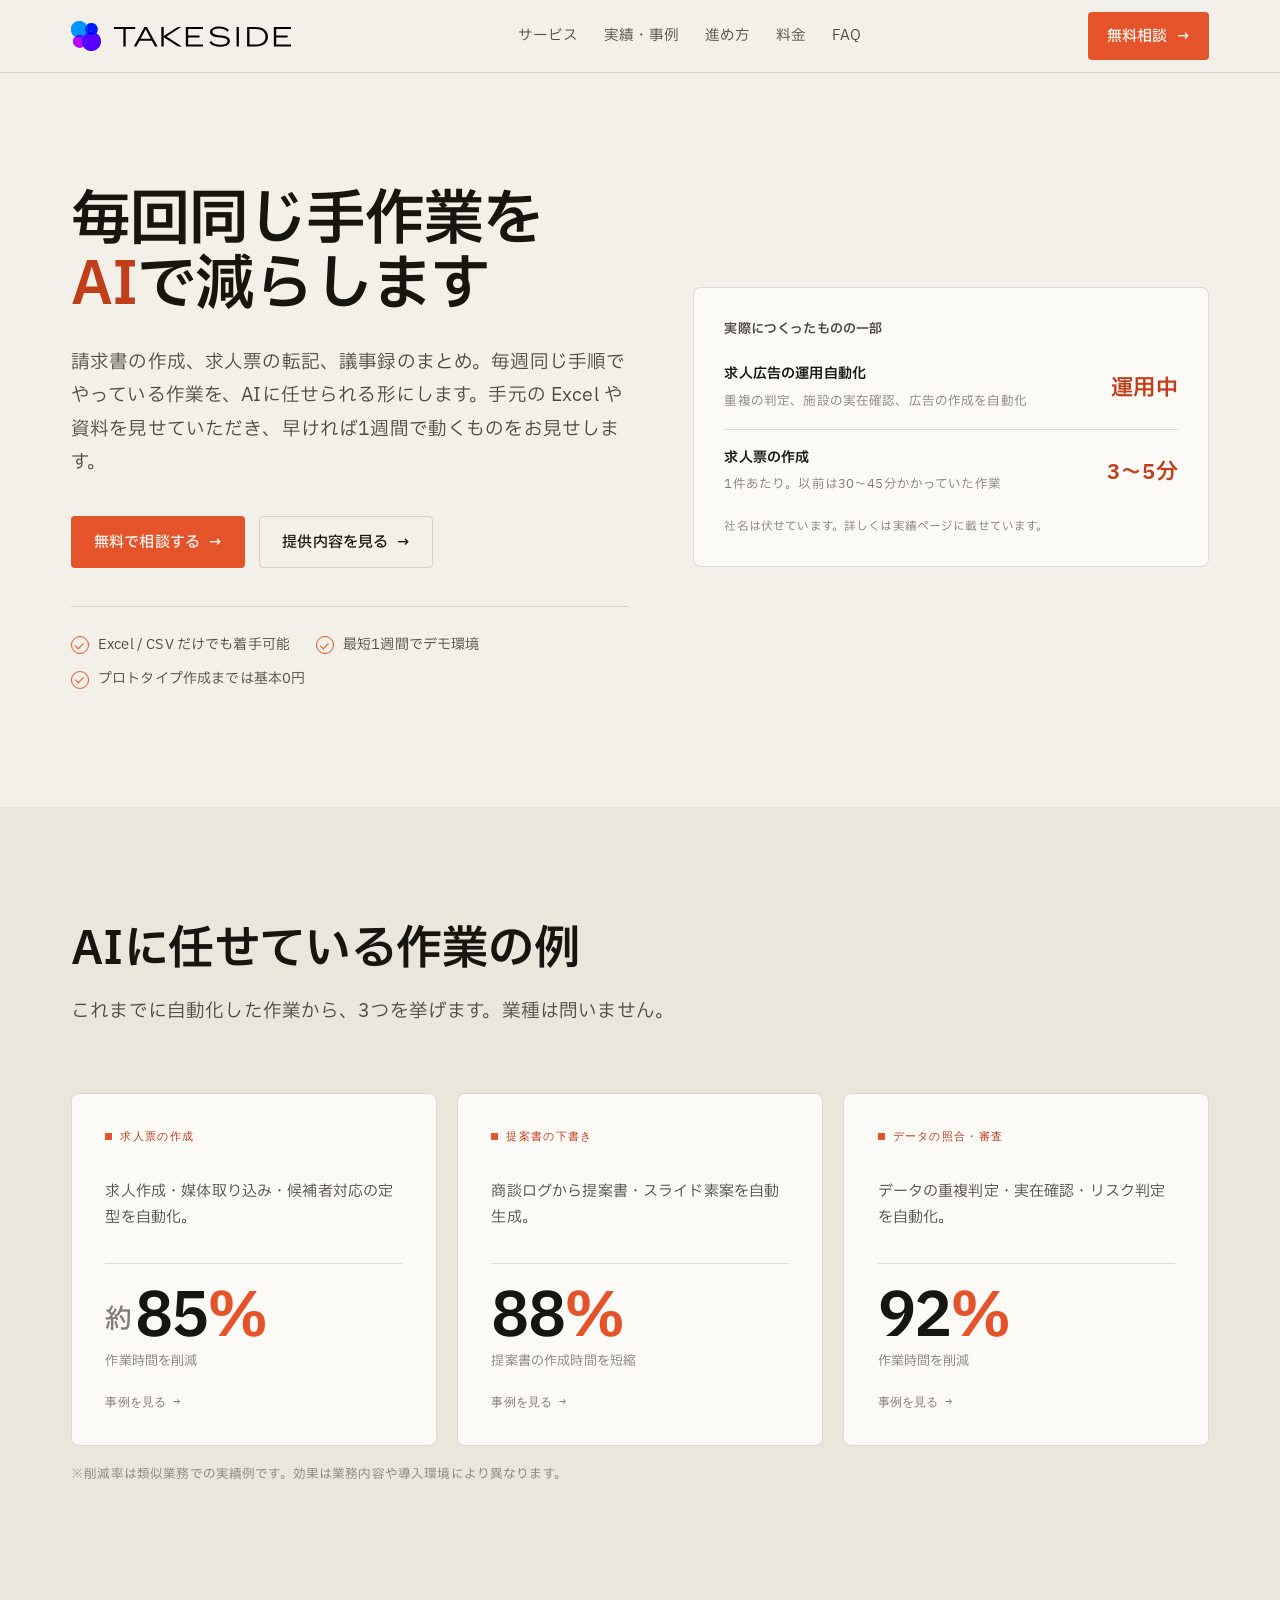
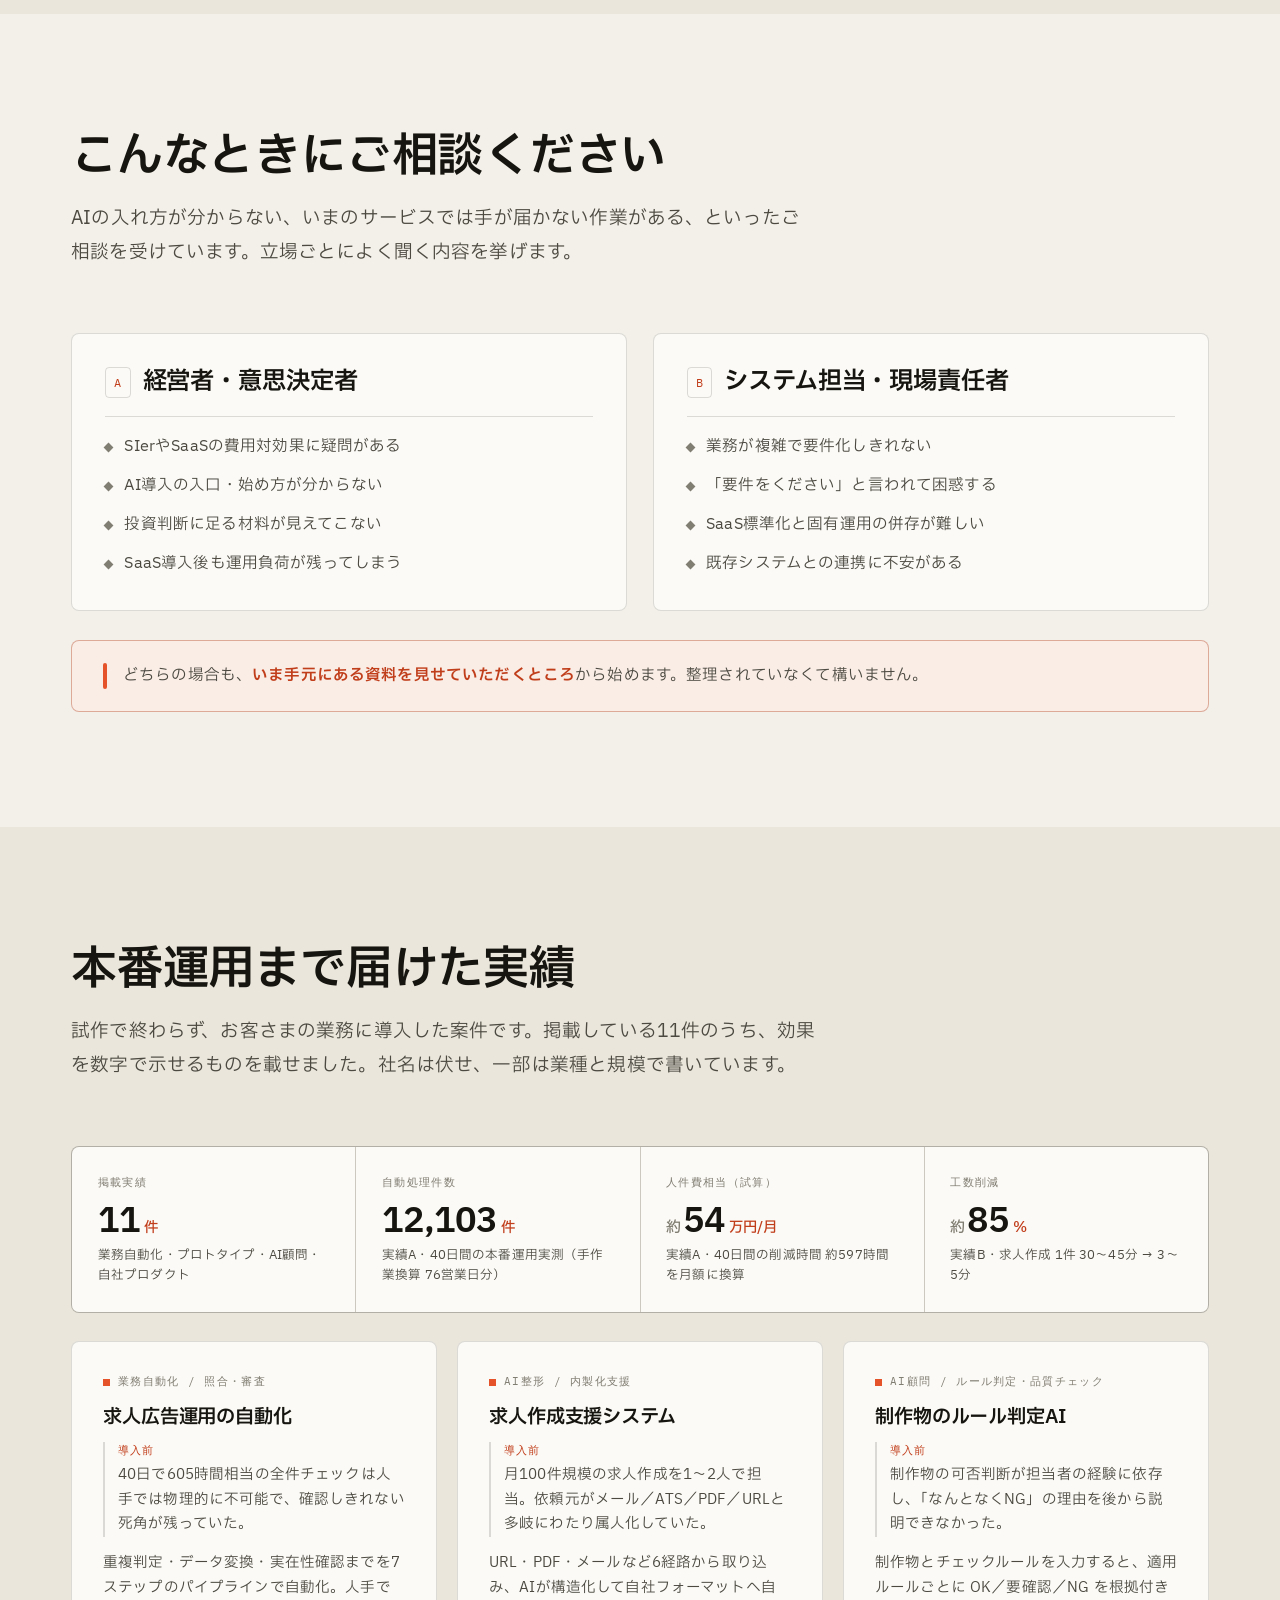
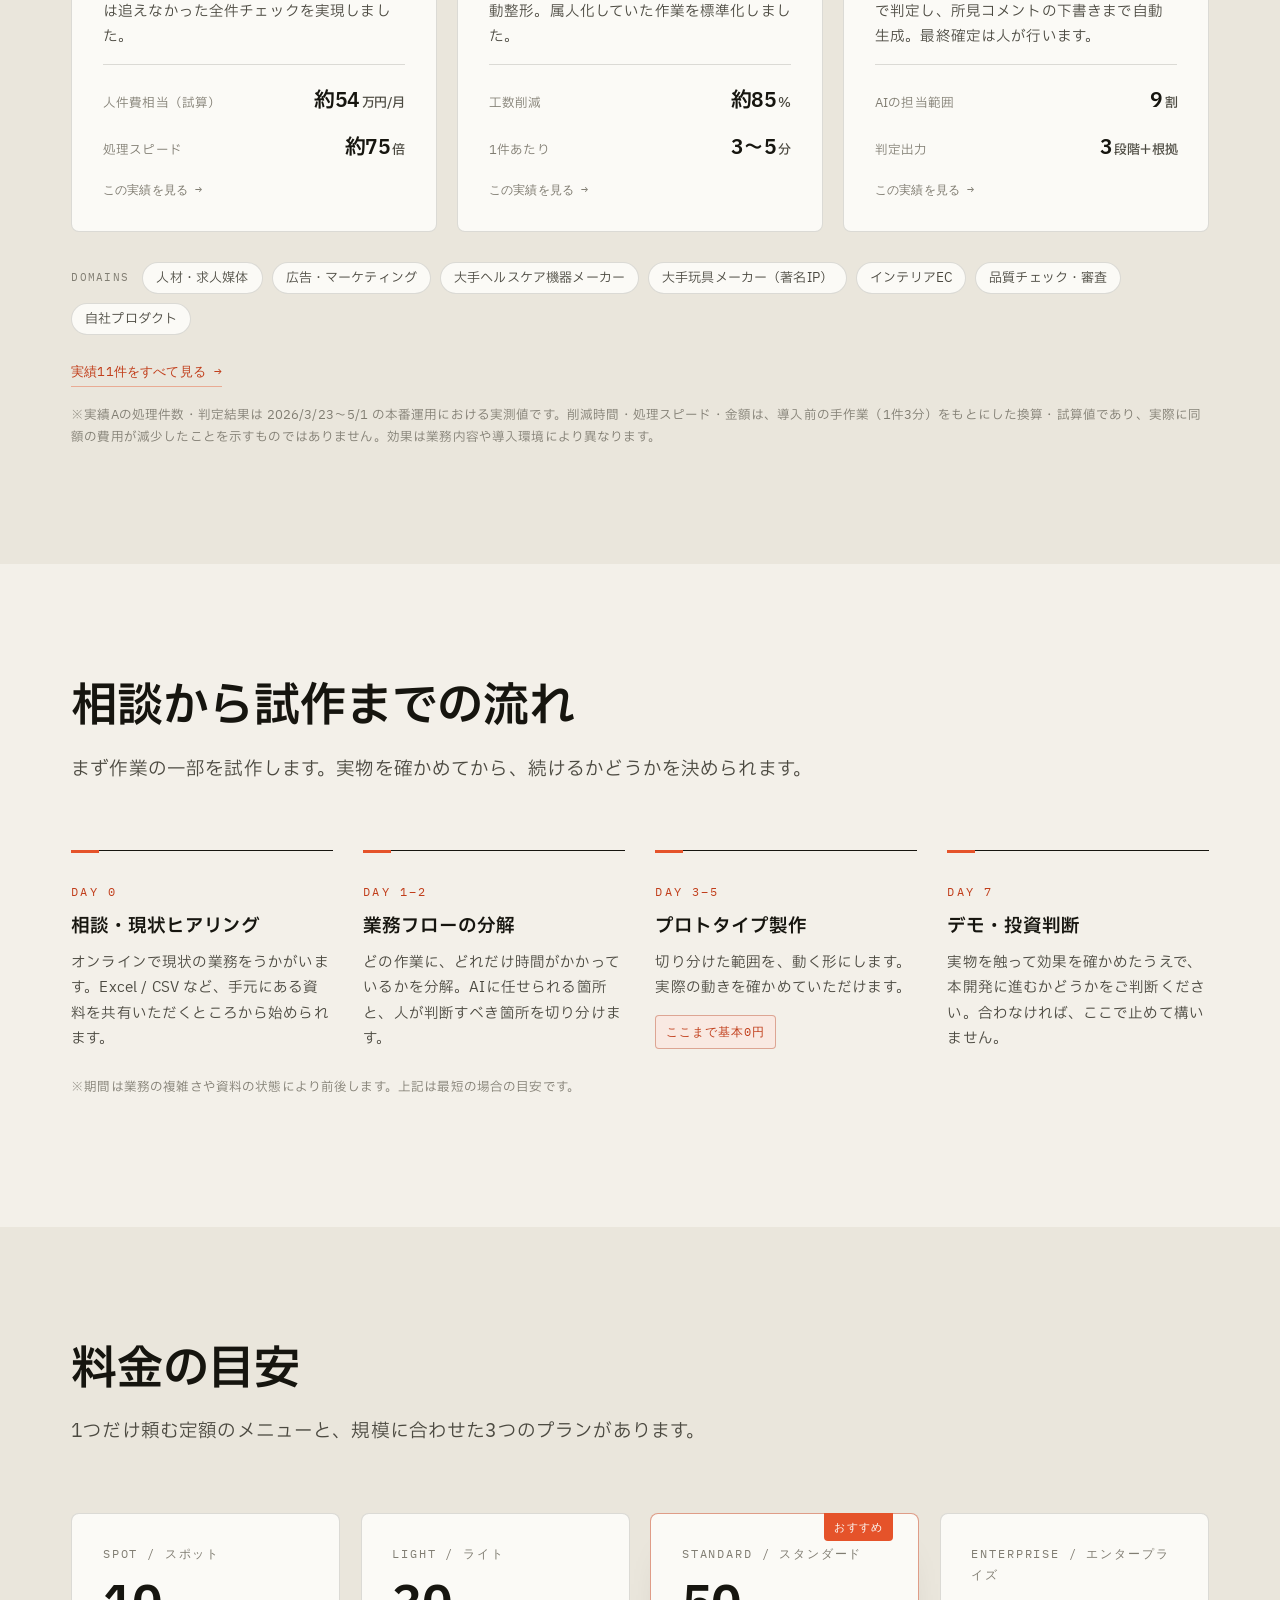
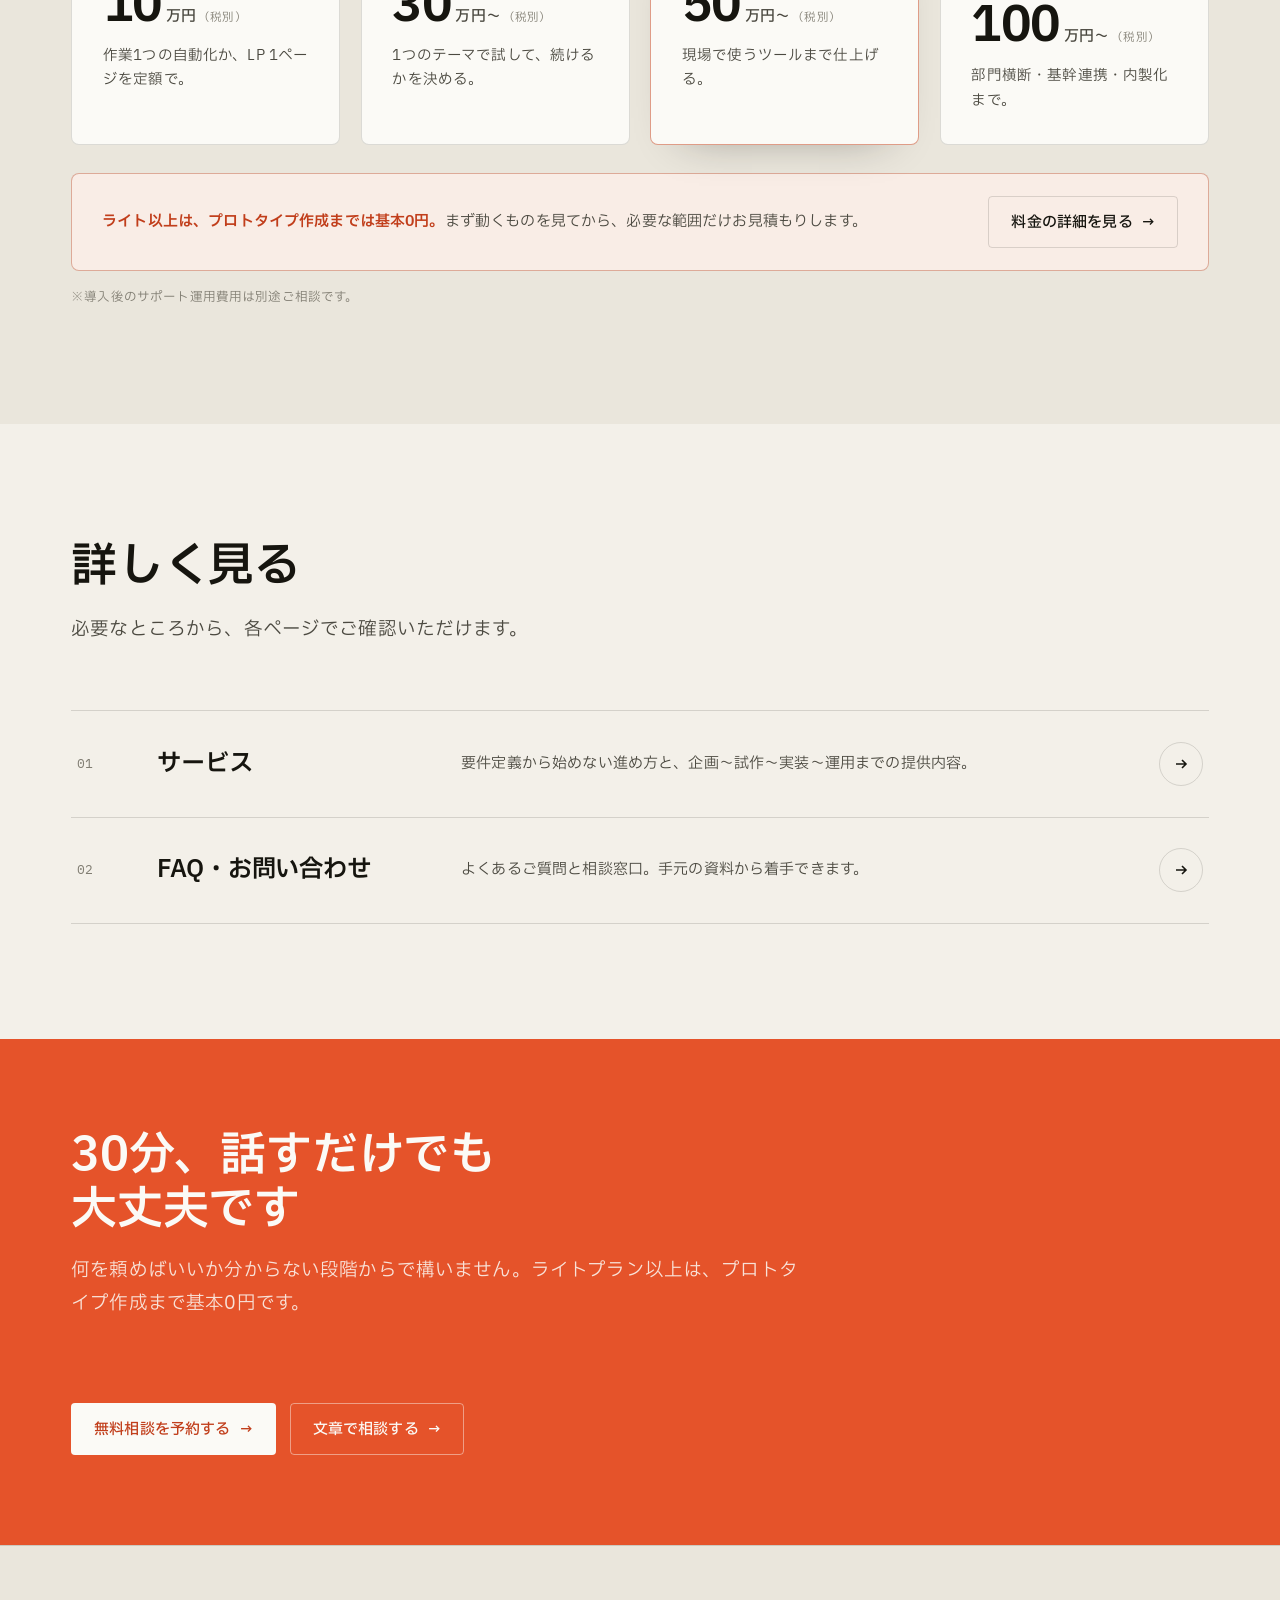
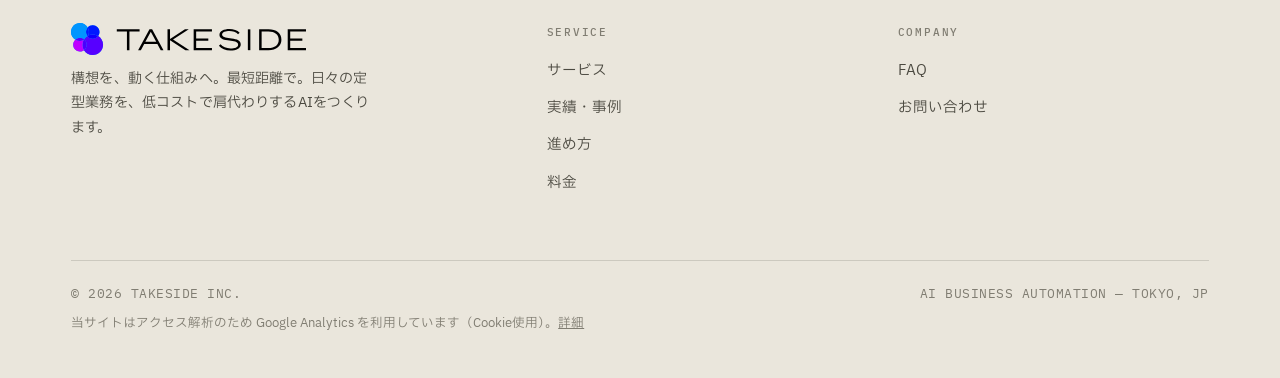
<file: index.html>
<!DOCTYPE html>
<html lang="ja">
<head>
<meta charset="UTF-8" />
<meta name="viewport" content="width=device-width, initial-scale=1.0" />
<!-- Google Analytics (GA4) -->
<script async src="https://www.googletagmanager.com/gtag/js?id=G-G6KXZJPGRD"></script>
<script>
  window.dataLayer = window.dataLayer || [];
  function gtag(){dataLayer.push(arguments);}
  gtag('js', new Date());
  gtag('config', 'G-G6KXZJPGRD');
</script>
<meta name="theme-color" content="#F3F0E9" />
<meta name="description" content="テイクサイド株式会社 — 採用・バックオフィスから開発・品質管理まで、議事録・経費・請求などの定型業務をAIエージェントが自動化・代行。要件定義から始めず、まず動くものを最短1週間で。低コストで業務を肩代わりするAIをつくります。" />
<title>テイクサイド株式会社 | AI業務自動化・代行（採用・バックオフィス・開発）</title>
<link rel="canonical" href="https://takeside.co.jp/" />

<!-- OGP / SNS共有 -->
<meta property="og:type" content="website" />
<meta property="og:site_name" content="テイクサイド株式会社" />
<meta property="og:locale" content="ja_JP" />
<meta property="og:url" content="https://takeside.co.jp/" />
<meta property="og:title" content="毎回同じ手作業をAIで減らします | テイクサイド株式会社" />
<meta property="og:description" content="テイクサイド株式会社 — 採用・バックオフィスから開発・品質管理まで、議事録・経費・請求などの定型業務をAIエージェントが自動化・代行。要件定義から始めず、まず動くものを最短1週間で。低コストで業務を肩代わりするAIをつくります。" />
<meta property="og:image" content="https://takeside.co.jp/og-image.png?v=2" />
<meta property="og:image:width" content="1200" />
<meta property="og:image:height" content="630" />
<meta property="og:image:alt" content="テイクサイド株式会社 — その作業、AIに任せませんか。プロトタイプ作成まで基本0円・最短1週間でデモ。" />

<!-- Twitter / X カード -->
<meta name="twitter:card" content="summary_large_image" />
<meta name="twitter:title" content="毎回同じ手作業をAIで減らします | テイクサイド株式会社" />
<meta name="twitter:description" content="テイクサイド株式会社 — 採用・バックオフィスから開発・品質管理まで、議事録・経費・請求などの定型業務をAIエージェントが自動化・代行。要件定義から始めず、まず動くものを最短1週間で。低コストで業務を肩代わりするAIをつくります。" />
<meta name="twitter:image" content="https://takeside.co.jp/og-image.png?v=2" />

<link rel="icon" type="image/svg+xml" href="favicon.svg" />
<link rel="icon" type="image/png" sizes="32x32" href="favicon-32.png" />
<link rel="icon" type="image/png" sizes="16x16" href="favicon-16.png" />
<link rel="icon" href="favicon.ico" sizes="any" />
<link rel="apple-touch-icon" href="apple-touch-icon.png" />

<link rel="preconnect" href="https://fonts.googleapis.com" />
<link rel="preconnect" href="https://fonts.gstatic.com" crossorigin />
<link href="https://fonts.googleapis.com/css2?family=IBM+Plex+Mono:wght@400;500;600&family=IBM+Plex+Sans+JP:wght@400;500;600;700&family=IBM+Plex+Sans:wght@400;500;600&display=swap" rel="stylesheet" />
<link rel="stylesheet" href="styles.css" />

<!-- 構造化データ（組織情報） -->
<script type="application/ld+json">
{
  "@context": "https://schema.org",
  "@type": "Organization",
  "name": "テイクサイド株式会社",
  "alternateName": "TAKESIDE INC.",
  "url": "https://takeside.co.jp/",
  "logo": "https://takeside.co.jp/logo-takeside-color.png",
  "image": "https://takeside.co.jp/og-image.png?v=2",
  "description": "中小企業向けAI業務自動化・代行 & プロトタイプ・ツール開発。要件定義から始めず、まず動くプロトタイプを作り、実物を見ながら投資判断できる進め方を提供。",
  "email": "takeshi.ishida@takeside.co.jp",
  "address": {
    "@type": "PostalAddress",
    "postalCode": "167-0034",
    "addressRegion": "東京都",
    "addressLocality": "杉並区",
    "streetAddress": "桃井3-7-2-403",
    "addressCountry": "JP"
  },
  "founder": { "@type": "Person", "name": "石田 武士" },
  "knowsAbout": ["AI業務自動化・代行", "プロトタイプ開発", "業務自動化", "AIツール開発"]
}
</script>

<!-- 構造化データ（サービス・料金）— 金額はサイト掲載の固定費プランと一致させること -->
<script type="application/ld+json">
{
  "@context": "https://schema.org",
  "@type": "Service",
  "name": "AI業務自動化・代行 / プロトタイプ開発",
  "serviceType": "AI業務自動化",
  "url": "https://takeside.co.jp/service.html",
  "provider": {
    "@type": "Organization",
    "name": "テイクサイド株式会社",
    "url": "https://takeside.co.jp/"
  },
  "areaServed": { "@type": "Country", "name": "日本" },
  "description": "議事録・経費・請求などの定型業務をAIエージェントが肩代わり。要件定義から始めず、まず動くプロトタイプを最短1週間で作り、実物を見てから投資判断できます。プロトタイプ作成までは基本0円。",
  "hasOfferCatalog": {
    "@type": "OfferCatalog",
    "name": "料金メニュー",
    "itemListElement": [
      {
        "@type": "Offer",
        "name": "スポット：定型作業の自動化",
        "description": "1つの定型作業を自動化する定額メニュー",
        "priceSpecification": { "@type": "PriceSpecification", "price": 100000, "priceCurrency": "JPY", "valueAddedTaxIncluded": false }
      },
      {
        "@type": "Offer",
        "name": "スポット：LP 1ページ制作",
        "description": "サービス紹介のLPを1ページ制作する定額メニュー",
        "priceSpecification": { "@type": "PriceSpecification", "price": 100000, "priceCurrency": "JPY", "valueAddedTaxIncluded": false }
      },
      {
        "@type": "Offer",
        "name": "ライトプラン",
        "description": "1テーマの課題整理・簡易プロトタイプ作成・技術検証（PoC）",
        "priceSpecification": { "@type": "PriceSpecification", "minPrice": 300000, "priceCurrency": "JPY" }
      },
      {
        "@type": "Offer",
        "name": "スタンダードプラン",
        "description": "複数テーマの課題整理・実務で使えるツール開発・既存データ連携・運用テスト",
        "priceSpecification": { "@type": "PriceSpecification", "minPrice": 500000, "priceCurrency": "JPY" }
      },
      {
        "@type": "Offer",
        "name": "エンタープライズ",
        "description": "部門横断の業務フロー再構築・基幹システムAPI連携・セキュリティ要件対応・内製化支援",
        "priceSpecification": { "@type": "PriceSpecification", "minPrice": 1000000, "priceCurrency": "JPY" }
      }
    ]
  }
}
</script>
</head>
<body>

<!-- ============================ HEADER ============================ -->
<header class="site-header">
  <div class="wrap nav">
    <a class="brand" href="index.html" aria-label="TAKESIDE INC.">
      <img class="brand-logo" src="logo-takeside-color.svg" alt="TAKESIDE INC." width="300" height="41" />
    </a>
    <nav>
      <ul class="nav-links">
        <li><a href="service.html">サービス</a></li>
        <li><a href="works.html">実績・事例</a></li>
        <li><a href="index.html#process">進め方</a></li>
        <li><a href="pricing.html">料金</a></li>
        <li><a href="contact.html#faq">FAQ</a></li>
        <li class="m-cta"><a href="contact.html#contact">無料相談</a></li>
      </ul>
    </nav>
    <a class="btn btn-primary" href="contact.html#contact">無料相談<span class="arr">→</span></a>
    <button class="btn btn-ghost nav-toggle" aria-label="メニュー" aria-expanded="false">☰</button>
  </div>
</header>

<main>

<!-- ============================ HERO ============================ -->
<section class="hero">
  <div class="wrap hero-grid">
    <div class="hero-copy">
      <h1>毎回同じ手作業を<br /><span class="keep"><span class="accent">AI</span>で減らします</span></h1>
      <p class="lead">請求書の作成、求人票の転記、議事録のまとめ。毎週同じ手順でやっている作業を、AIに任せられる形にします。手元の Excel や資料を見せていただき、早ければ1週間で動くものをお見せします。</p>
      <div class="hero-cta">
        <a class="btn btn-primary" href="contact.html#contact">無料で相談する<span class="arr">→</span></a>
        <a class="btn btn-ghost" href="service.html#services">提供内容を見る<span class="arr">→</span></a>
      </div>
      <ul class="trust">
        <li><span class="tick"></span>Excel / CSV だけでも着手可能</li>
        <li><span class="tick"></span>最短1週間でデモ環境</li>
        <li><span class="tick"></span>プロトタイプ作成までは基本0円</li>
      </ul>
    </div>

    <!-- 実績カード：作り物の図ではなく、実績ページの実測値を置く -->
    <aside class="proof reveal" aria-label="実績の一部">
      <p class="proof-head">実際につくったものの一部</p>
      <ul class="proof-list">
        <li><a href="works.html#work-a">
          <span class="pf-k">求人広告の運用自動化</span>
          <span class="pf-v">運用中</span>
          <span class="pf-n">重複の判定、施設の実在確認、広告の作成を自動化</span>
        </a></li>
        <li><a href="works.html#work-b">
          <span class="pf-k">求人票の作成</span>
          <span class="pf-v">3〜5分</span>
          <span class="pf-n">1件あたり。以前は30〜45分かかっていた作業</span>
        </a></li>
      </ul>
      <p class="proof-note">社名は伏せています。詳しくは実績ページに載せています。</p>
    </aside>
  </div>
</section>

<!-- ============================ USE CASES ============================ -->
<section class="section usecases" id="usecases">
  <div class="wrap">
    <div class="section-head">
      <h2 class="h2">AIに任せている作業の例</h2>
      <p class="lead">これまでに自動化した作業から、3つを挙げます。業種は問いません。</p>
    </div>

    <div class="cases">
      <a class="case reveal" href="works.html#work-b">
        <span class="tag">求人票の作成</span>
        <p class="desc">求人作成・媒体取り込み・候補者対応の定型を自動化。</p>
        <div class="stat">
          <div class="num"><span class="approx">約</span>85<em>%</em></div>
          <div class="cap">作業時間を削減</div>
        </div>
        <span class="more">事例を見る →</span>
      </a>
      <a class="case reveal" href="works.html#ref-proposal">
        <span class="tag">提案書の下書き</span>
        <p class="desc">商談ログから提案書・スライド素案を自動生成。</p>
        <div class="stat">
          <div class="num">88<em>%</em></div>
          <div class="cap">提案書の作成時間を短縮</div>
        </div>
        <span class="more">事例を見る →</span>
      </a>
      <a class="case reveal" href="works.html#ref-audit">
        <span class="tag">データの照合・審査</span>
        <p class="desc">データの重複判定・実在確認・リスク判定を自動化。</p>
        <div class="stat">
          <div class="num">92<em>%</em></div>
          <div class="cap">作業時間を削減</div>
        </div>
        <span class="more">事例を見る →</span>
      </a>
    </div>
    <p class="cases-note">※削減率は類似業務での実績例です。効果は業務内容や導入環境により異なります。</p>
  </div>
</section>

<!-- ============================ PAIN POINTS ============================ -->
<section class="section">
  <div class="wrap">
    <div class="section-head">
      <h2 class="h2">こんなときにご相談ください</h2>
      <p class="lead">AIの入れ方が分からない、いまのサービスでは手が届かない作業がある、といったご相談を受けています。立場ごとによく聞く内容を挙げます。</p>
    </div>

    <div class="pains">
      <div class="pain reveal">
        <div class="who"><span class="no">A</span><h3>経営者・意思決定者</h3></div>
        <ul>
          <li>SIerやSaaSの費用対効果に疑問がある</li>
          <li>AI導入の入口・始め方が分からない</li>
          <li>投資判断に足る材料が見えてこない</li>
          <li>SaaS導入後も運用負荷が残ってしまう</li>
        </ul>
      </div>
      <div class="pain reveal">
        <div class="who"><span class="no">B</span><h3>システム担当・現場責任者</h3></div>
        <ul>
          <li>業務が複雑で要件化しきれない</li>
          <li>「要件をください」と言われて困惑する</li>
          <li>SaaS標準化と固有運用の併存が難しい</li>
          <li>既存システムとの連携に不安がある</li>
        </ul>
      </div>
      <div class="pain-foot reveal">
        <span class="bar"></span>
        <p>どちらの場合も、<b>いま手元にある資料を見せていただくところ</b>から始めます。整理されていなくて構いません。</p>
      </div>
    </div>
  </div>
</section>

<!-- ============================ WORKS ============================ -->
<section class="section works-teaser" id="works">
  <div class="wrap">
    <div class="section-head">
      <h2 class="h2">本番運用まで届けた実績</h2>
      <p class="lead">試作で終わらず、お客さまの業務に導入した案件です。掲載している11件のうち、効果を数字で示せるものを載せました。社名は伏せ、一部は業種と規模で書いています。</p>
    </div>

    <!-- 実績の「総量」を先に置く。カード3枚だけだと“たまたま良い案件”に見えるため -->
    <div class="wk-figures reveal">
      <div class="wk-fig">
        <span class="k">掲載実績</span>
        <span class="v">11<em>件</em></span>
        <span class="s">業務自動化・プロトタイプ・AI顧問・自社プロダクト</span>
      </div>
      <div class="wk-fig">
        <span class="k">自動処理件数</span>
        <span class="v">12,103<em>件</em></span>
        <span class="s">実績A・40日間の本番運用実測（手作業換算 76営業日分）</span>
      </div>
      <div class="wk-fig">
        <span class="k">人件費相当（試算）</span>
        <span class="v"><span class="approx">約</span>54<em>万円/月</em></span>
        <span class="s">実績A・40日間の削減時間 約597時間を月額に換算</span>
      </div>
      <div class="wk-fig">
        <span class="k">工数削減</span>
        <span class="v"><span class="approx">約</span>85<em>%</em></span>
        <span class="s">実績B・求人作成 1件 30〜45分 → 3〜5分</span>
      </div>
    </div>

    <div class="wk-list">
      <a class="wk reveal" href="works.html#work-a">
        <span class="wk-cat">業務自動化 / 照合・審査</span>
        <h3>求人広告運用の自動化</h3>
        <p class="wk-before"><span class="k">導入前</span>40日で605時間相当の全件チェックは人手では物理的に不可能で、確認しきれない死角が残っていた。</p>
        <p>重複判定・データ変換・実在性確認までを7ステップのパイプラインで自動化。人手では追えなかった全件チェックを実現しました。</p>
        <dl class="wk-metrics">
          <div><dt>人件費相当（試算）</dt><dd>約54<em>万円/月</em></dd></div>
          <div><dt>処理スピード</dt><dd>約75<em>倍</em></dd></div>
        </dl>
        <span class="wk-more">この実績を見る →</span>
      </a>

      <a class="wk reveal" href="works.html#work-b">
        <span class="wk-cat">AI整形 / 内製化支援</span>
        <h3>求人作成支援システム</h3>
        <p class="wk-before"><span class="k">導入前</span>月100件規模の求人作成を1〜2人で担当。依頼元がメール／ATS／PDF／URLと多岐にわたり属人化していた。</p>
        <p>URL・PDF・メールなど6経路から取り込み、AIが構造化して自社フォーマットへ自動整形。属人化していた作業を標準化しました。</p>
        <dl class="wk-metrics">
          <div><dt>工数削減</dt><dd>約85<em>%</em></dd></div>
          <div><dt>1件あたり</dt><dd>3〜5<em>分</em></dd></div>
        </dl>
        <span class="wk-more">この実績を見る →</span>
      </a>

      <a class="wk reveal" href="works.html#work-m">
        <span class="wk-cat">AI顧問 / ルール判定・品質チェック</span>
        <h3>制作物のルール判定AI</h3>
        <p class="wk-before"><span class="k">導入前</span>制作物の可否判断が担当者の経験に依存し、「なんとなくNG」の理由を後から説明できなかった。</p>
        <p>制作物とチェックルールを入力すると、適用ルールごとに OK／要確認／NG を根拠付きで判定し、所見コメントの下書きまで自動生成。最終確定は人が行います。</p>
        <dl class="wk-metrics">
          <div><dt>AIの担当範囲</dt><dd>9<em>割</em></dd></div>
          <div><dt>判定出力</dt><dd>3<em>段階＋根拠</em></dd></div>
        </dl>
        <span class="wk-more">この実績を見る →</span>
      </a>
    </div>

    <!-- 「どの業界でも通じる」の裏付けとして、支援してきた領域の広がりを一列で示す -->
    <div class="wk-domains reveal">
      <span class="lb">Domains</span>
      <span class="d">人材・求人媒体</span>
      <span class="d">広告・マーケティング</span>
      <span class="d">大手ヘルスケア機器メーカー</span>
      <span class="d">大手玩具メーカー（著名IP）</span>
      <span class="d">インテリアEC</span>
      <span class="d">品質チェック・審査</span>
      <span class="d">自社プロダクト</span>
    </div>

    <a class="wk-all" href="works.html">実績11件をすべて見る →</a>
    <p class="wk-note">※実績Aの処理件数・判定結果は 2026/3/23〜5/1 の本番運用における実測値です。削減時間・処理スピード・金額は、導入前の手作業（1件3分）をもとにした換算・試算値であり、実際に同額の費用が減少したことを示すものではありません。効果は業務内容や導入環境により異なります。</p>
  </div>
</section>

<!-- ============================ PROCESS ============================ -->
<section class="section process" id="process">
  <div class="wrap">
    <div class="section-head">
      <h2 class="h2">相談から試作までの流れ</h2>
      <p class="lead">まず作業の一部を試作します。実物を確かめてから、続けるかどうかを決められます。</p>
    </div>

    <ol class="proc">
      <li class="step reveal">
        <span class="day">Day 0</span>
        <h3>相談・現状ヒアリング</h3>
        <p>オンラインで現状の業務をうかがいます。Excel / CSV など、手元にある資料を共有いただくところから始められます。</p>
      </li>
      <li class="step reveal">
        <span class="day">Day 1–2</span>
        <h3>業務フローの分解</h3>
        <p>どの作業に、どれだけ時間がかかっているかを分解。AIに任せられる箇所と、人が判断すべき箇所を切り分けます。</p>
      </li>
      <li class="step reveal">
        <span class="day">Day 3–5</span>
        <h3>プロトタイプ製作</h3>
        <p>切り分けた範囲を、動く形にします。実際の動きを確かめていただけます。</p>
        <span class="free">ここまで基本0円</span>
      </li>
      <li class="step reveal">
        <span class="day">Day 7</span>
        <h3>デモ・投資判断</h3>
        <p>実物を触って効果を確かめたうえで、本開発に進むかどうかをご判断ください。合わなければ、ここで止めて構いません。</p>
      </li>
    </ol>
    <p class="proc-note">※期間は業務の複雑さや資料の状態により前後します。上記は最短の場合の目安です。</p>
  </div>
</section>

<!-- ============================ PRICING ============================ -->
<section class="section pricing-teaser" id="pricing">
  <div class="wrap">
    <div class="section-head">
      <h2 class="h2">料金の目安</h2>
      <p class="lead">1つだけ頼む定額のメニューと、規模に合わせた3つのプランがあります。</p>
    </div>

    <div class="pr-list c4">
      <a class="pr reveal" href="pricing.html#spot">
        <span class="pr-name">Spot / スポット</span>
        <div class="pr-price"><span class="v">10</span><span class="u">万円<small class="tax">（税別）</small></span></div>
        <p>作業1つの自動化か、LP 1ページを定額で。</p>
      </a>
      <div class="pr reveal">
        <span class="pr-name">Light / ライト</span>
        <div class="pr-price"><span class="v">30</span><span class="u">万円〜<small class="tax">（税別）</small></span></div>
        <p>1つのテーマで試して、続けるかを決める。</p>
      </div>
      <div class="pr feat reveal">
        <span class="pr-flag">おすすめ</span>
        <span class="pr-name">Standard / スタンダード</span>
        <div class="pr-price"><span class="v">50</span><span class="u">万円〜<small class="tax">（税別）</small></span></div>
        <p>現場で使うツールまで仕上げる。</p>
      </div>
      <div class="pr reveal">
        <span class="pr-name">Enterprise / エンタープライズ</span>
        <div class="pr-price"><span class="v">100</span><span class="u">万円〜<small class="tax">（税別）</small></span></div>
        <p>部門横断・基幹連携・内製化まで。</p>
      </div>
    </div>

    <div class="pr-foot reveal">
      <p><b>ライト以上は、プロトタイプ作成までは基本0円。</b>まず動くものを見てから、必要な範囲だけお見積もりします。</p>
      <a class="btn btn-ghost" href="pricing.html">料金の詳細を見る<span class="arr">→</span></a>
    </div>
    <p class="pr-note">※導入後のサポート運用費用は別途ご相談です。</p>
  </div>
</section>

<!-- ============================ EXPLORE ============================ -->
<section class="section explore-band">
  <div class="wrap">
    <div class="section-head">
      <h2 class="h2">詳しく見る</h2>
      <p class="lead">必要なところから、各ページでご確認いただけます。</p>
    </div>

    <div class="explore-list">
      <a class="exp reveal" href="service.html">
        <span class="no">01</span>
        <h3>サービス</h3>
        <span class="d">要件定義から始めない進め方と、企画〜試作〜実装〜運用までの提供内容。</span>
        <span class="go"><svg width="16" height="16" viewBox="0 0 16 16" fill="none" stroke-width="1.6"><path d="M3 8h10M9 4l4 4-4 4"/></svg></span>
      </a>
      <a class="exp reveal" href="contact.html#faq">
        <span class="no">02</span>
        <h3>FAQ・お問い合わせ</h3>
        <span class="d">よくあるご質問と相談窓口。手元の資料から着手できます。</span>
        <span class="go"><svg width="16" height="16" viewBox="0 0 16 16" fill="none" stroke-width="1.6"><path d="M3 8h10M9 4l4 4-4 4"/></svg></span>
      </a>
    </div>
  </div>
</section>

<!-- ============================ CTA BAND ============================ -->
<section class="cta-band" id="contact-cta">
  <div class="wrap cta-inner">
    <div>
      <h2>30分、話すだけでも<br /><span class="keep">大丈夫です</span></h2>
      <p class="lead">何を頼めばいいか分からない段階からで構いません。ライトプラン以上は、プロトタイプ作成まで基本0円です。</p>
    </div>
    <div class="hero-cta">
      <a class="btn btn-primary" href="https://calendar.google.com/calendar/appointments/schedules/AcZssZ2cwf1pSHmtPj2GKnBprV_JeadK1kNqDCPhiUn0WTrGW8DF6CZY1ZC_989tFxsOzMI3i6f59jqI" target="_blank" rel="noopener">無料相談を予約する<span class="arr">→</span></a>
      <a class="btn btn-ghost" href="contact.html#contact">文章で相談する<span class="arr">→</span></a>
    </div>
  </div>
</section>

</main>

<!-- ============================ FOOTER ============================ -->
<footer class="site-footer">
  <div class="wrap">
    <div class="foot-grid">
      <div class="foot-brand">
        <a class="brand" href="index.html" aria-label="TAKESIDE INC.">
          <img class="brand-logo" src="logo-takeside-color.svg" alt="TAKESIDE INC." width="300" height="41" loading="lazy" />
        </a>
        <p>構想を、動く仕組みへ。最短距離で。日々の定型業務を、低コストで肩代わりするAIをつくります。</p>
      </div>
      <div class="foot-col">
        <h4>Service</h4>
        <ul>
          <li><a href="service.html">サービス</a></li>
          <li><a href="works.html">実績・事例</a></li>
          <li><a href="index.html#process">進め方</a></li>
          <li><a href="pricing.html">料金</a></li>
        </ul>
      </div>
      <div class="foot-col">
        <h4>Company</h4>
        <ul>
          <li><a href="contact.html#faq">FAQ</a></li>
          <li><a href="contact.html#contact">お問い合わせ</a></li>
        </ul>
      </div>
    </div>
    <div class="foot-bottom">
      <small>© 2026 TAKESIDE INC.</small>
      <small>AI BUSINESS AUTOMATION — TOKYO, JP</small>
    </div>
    <p class="foot-bottom" style="border-top:none;padding-top:0;margin-top:8px;"><small style="font-family:var(--font-jp);letter-spacing:0;">当サイトはアクセス解析のため Google Analytics を利用しています（Cookie使用）。<a href="https://policies.google.com/technologies/partner-sites" target="_blank" rel="noopener" style="color:inherit;text-decoration:underline;">詳細</a></small></p>
  </div>
</footer>

<!-- ============================ MOBILE STICKY CTA ============================ -->
<div class="mobile-cta">
  <a class="btn btn-primary" href="contact.html#contact">無料で相談する<span class="arr">&rarr;</span></a>
</div>


<!-- ============================ SCRIPT ============================ -->
<script>
  (function () {
    var els = document.querySelectorAll('.reveal');
    if ('IntersectionObserver' in window) {
      var io = new IntersectionObserver(function (entries) {
        entries.forEach(function (en) { if (en.isIntersecting) { en.target.classList.add('in'); io.unobserve(en.target); } });
      }, { threshold: 0.12, rootMargin: '0px 0px -8% 0px' });
      els.forEach(function (e, i) { e.style.transitionDelay = (Math.min(i % 4, 3) * 70) + 'ms'; io.observe(e); });
    } else {
      els.forEach(function (e) { e.classList.add('in'); });
    }
    var tgl = document.querySelector('.nav-toggle');
    var hdr = document.querySelector('.site-header');
    if (tgl && hdr) {
      tgl.addEventListener('click', function () {
        var open = hdr.classList.toggle('nav-open');
        tgl.setAttribute('aria-expanded', open ? 'true' : 'false');
        tgl.textContent = open ? '✕' : '☰';
      });
    }
  })();
</script>

</body>
</html>
</file>
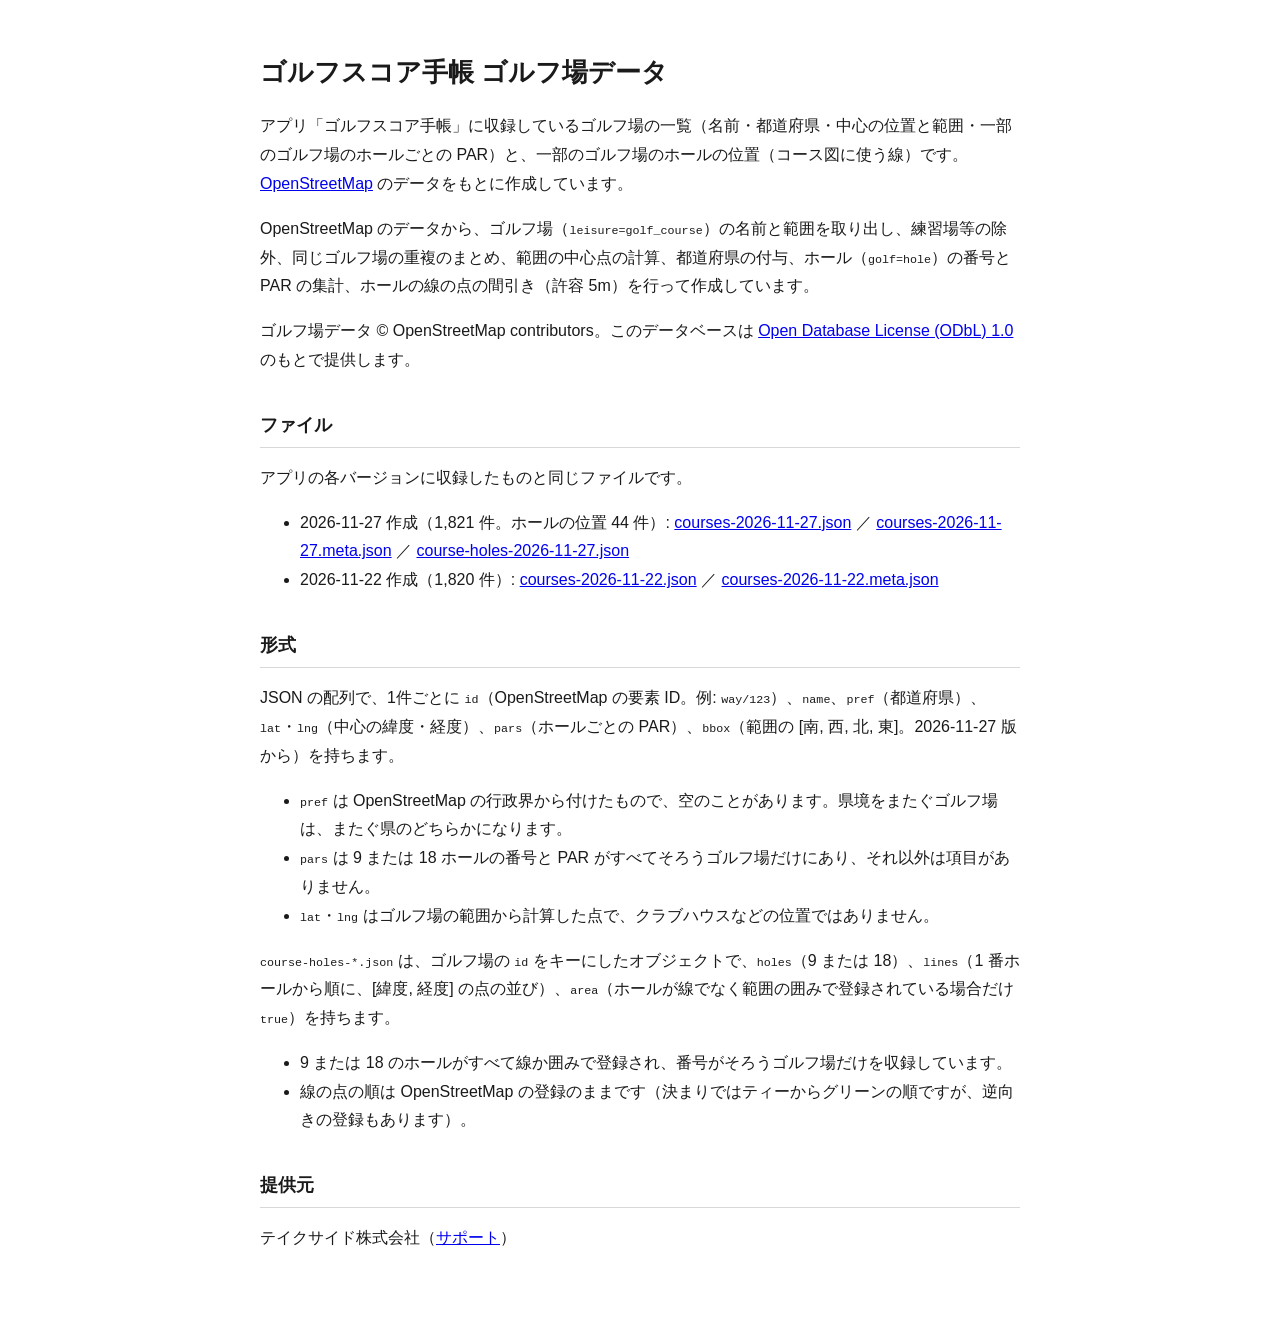
<file: golfscore/data/index.html>
<!doctype html>
<html lang="ja">
<head>
<meta charset="utf-8" />
<meta name="viewport" content="width=device-width, initial-scale=1" />
<meta name="robots" content="noindex" />
<title>ゴルフスコア手帳 ゴルフ場データ（ODbL）</title>
<style>
  :root { color-scheme: light dark; }
  body { font-family: -apple-system, "Hiragino Sans", "Noto Sans JP", sans-serif; line-height: 1.8; max-width: 760px; margin: 0 auto; padding: 32px 20px 64px; color: #1a1a1a; background: #fff; }
  @media (prefers-color-scheme: dark) { body { color: #e8e8ea; background: #0b0b0f; } a { color: #8ab4ff; } }
  h1 { font-size: 1.6rem; }
  h2 { font-size: 1.1rem; margin-top: 2em; border-bottom: 1px solid rgba(127,127,127,.3); padding-bottom: .3em; }
  code { font-size: .9em; }
</style>
</head>
<body>
<h1>ゴルフスコア手帳 ゴルフ場データ</h1>
<p>アプリ「ゴルフスコア手帳」に収録しているゴルフ場の一覧（名前・都道府県・中心の位置と範囲・一部のゴルフ場のホールごとの PAR）と、一部のゴルフ場のホールの位置（コース図に使う線）です。<a href="https://www.openstreetmap.org/copyright">OpenStreetMap</a> のデータをもとに作成しています。</p>
<p>OpenStreetMap のデータから、ゴルフ場（<code>leisure=golf_course</code>）の名前と範囲を取り出し、練習場等の除外、同じゴルフ場の重複のまとめ、範囲の中心点の計算、都道府県の付与、ホール（<code>golf=hole</code>）の番号と PAR の集計、ホールの線の点の間引き（許容 5m）を行って作成しています。</p>
<p>ゴルフ場データ © OpenStreetMap contributors。このデータベースは <a href="https://opendatacommons.org/licenses/odbl/1-0/">Open Database License (ODbL) 1.0</a> のもとで提供します。</p>

<h2>ファイル</h2>
<p>アプリの各バージョンに収録したものと同じファイルです。</p>
<ul>
  <li>2026-11-27 作成（1,821 件。ホールの位置 44 件）: <a href="courses-2026-11-27.json">courses-2026-11-27.json</a> ／ <a href="courses-2026-11-27.meta.json">courses-2026-11-27.meta.json</a> ／ <a href="course-holes-2026-11-27.json">course-holes-2026-11-27.json</a></li>
  <li>2026-11-22 作成（1,820 件）: <a href="courses-2026-11-22.json">courses-2026-11-22.json</a> ／ <a href="courses-2026-11-22.meta.json">courses-2026-11-22.meta.json</a></li>
</ul>

<h2>形式</h2>
<p>JSON の配列で、1件ごとに <code>id</code>（OpenStreetMap の要素 ID。例: <code>way/123</code>）、<code>name</code>、<code>pref</code>（都道府県）、<code>lat</code>・<code>lng</code>（中心の緯度・経度）、<code>pars</code>（ホールごとの PAR）、<code>bbox</code>（範囲の [南, 西, 北, 東]。2026-11-27 版から）を持ちます。</p>
<ul>
  <li><code>pref</code> は OpenStreetMap の行政界から付けたもので、空のことがあります。県境をまたぐゴルフ場は、またぐ県のどちらかになります。</li>
  <li><code>pars</code> は 9 または 18 ホールの番号と PAR がすべてそろうゴルフ場だけにあり、それ以外は項目がありません。</li>
  <li><code>lat</code>・<code>lng</code> はゴルフ場の範囲から計算した点で、クラブハウスなどの位置ではありません。</li>
</ul>
<p><code>course-holes-*.json</code> は、ゴルフ場の <code>id</code> をキーにしたオブジェクトで、<code>holes</code>（9 または 18）、<code>lines</code>（1 番ホールから順に、[緯度, 経度] の点の並び）、<code>area</code>（ホールが線でなく範囲の囲みで登録されている場合だけ <code>true</code>）を持ちます。</p>
<ul>
  <li>9 または 18 のホールがすべて線か囲みで登録され、番号がそろうゴルフ場だけを収録しています。</li>
  <li>線の点の順は OpenStreetMap の登録のままです（決まりではティーからグリーンの順ですが、逆向きの登録もあります）。</li>
</ul>

<h2>提供元</h2>
<p>テイクサイド株式会社（<a href="https://takeside.co.jp/golfscore/support.html">サポート</a>）</p>
</body>
</html>
</file>
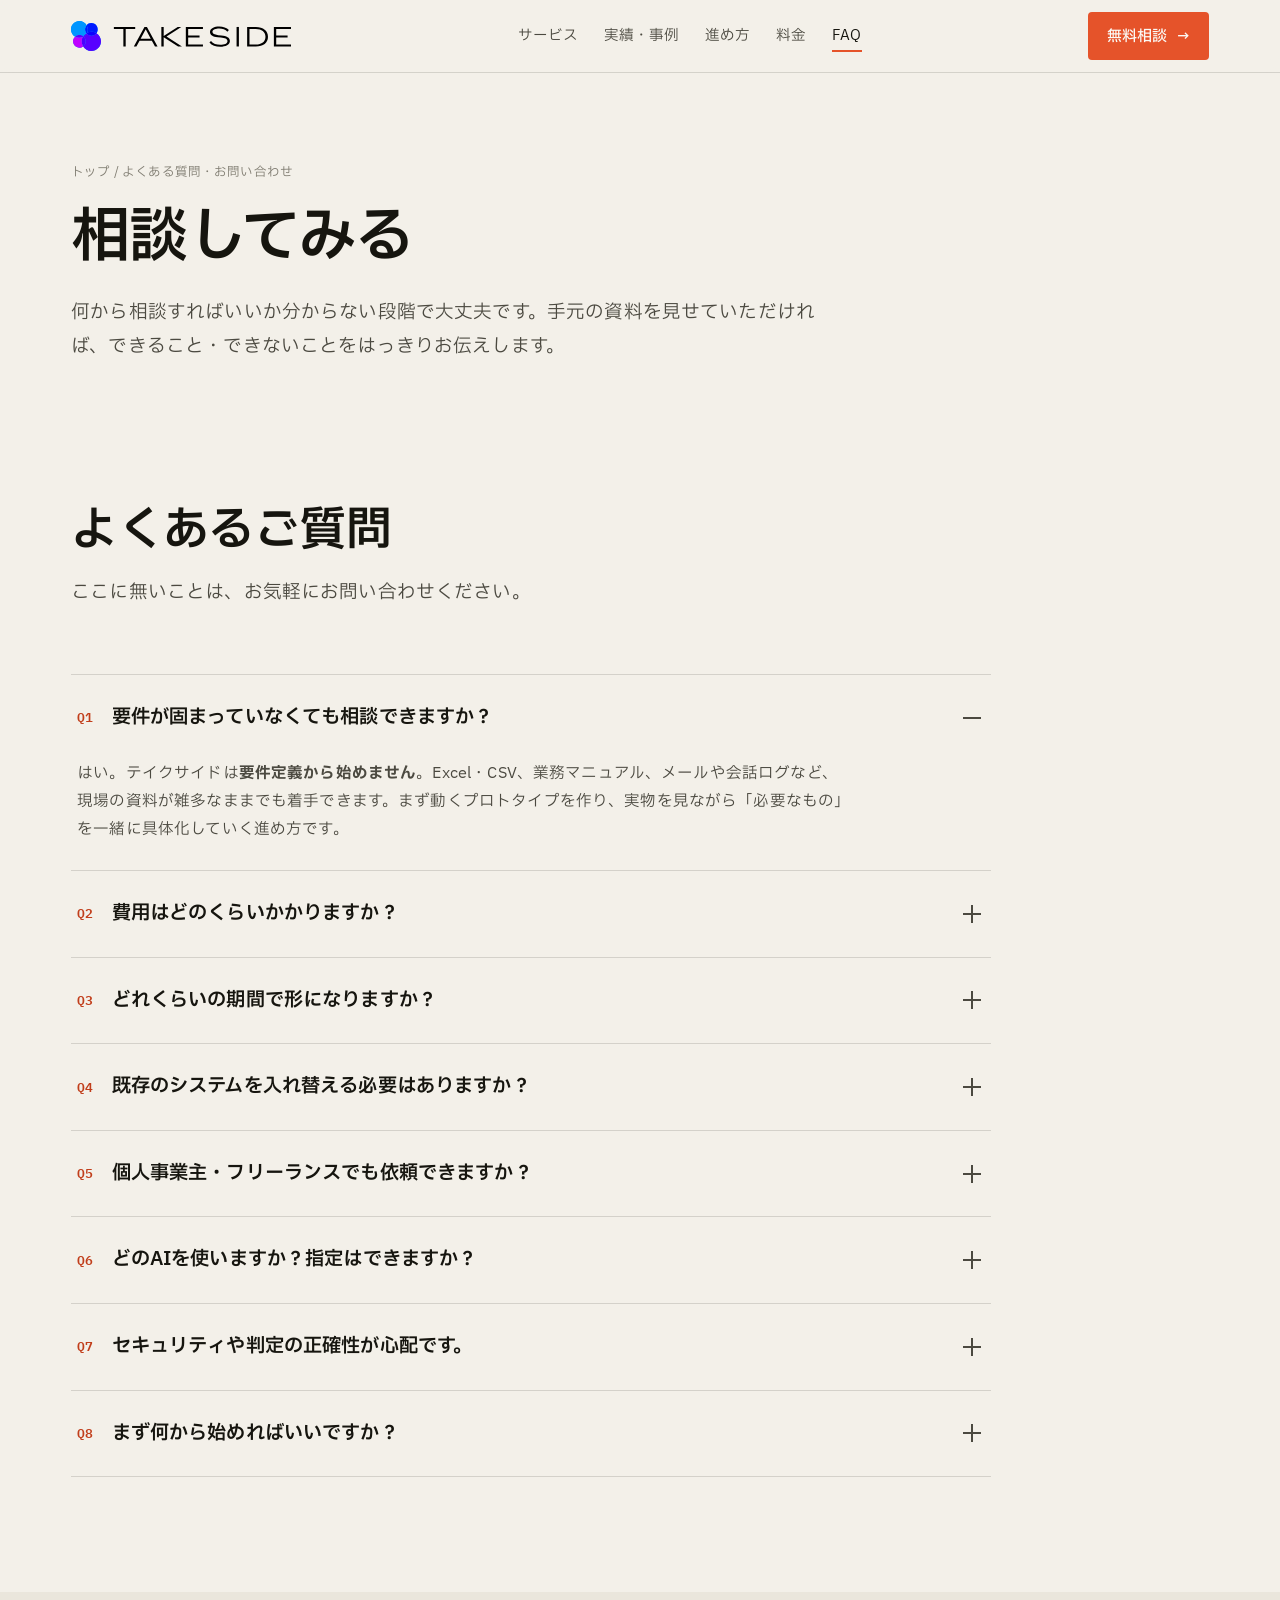
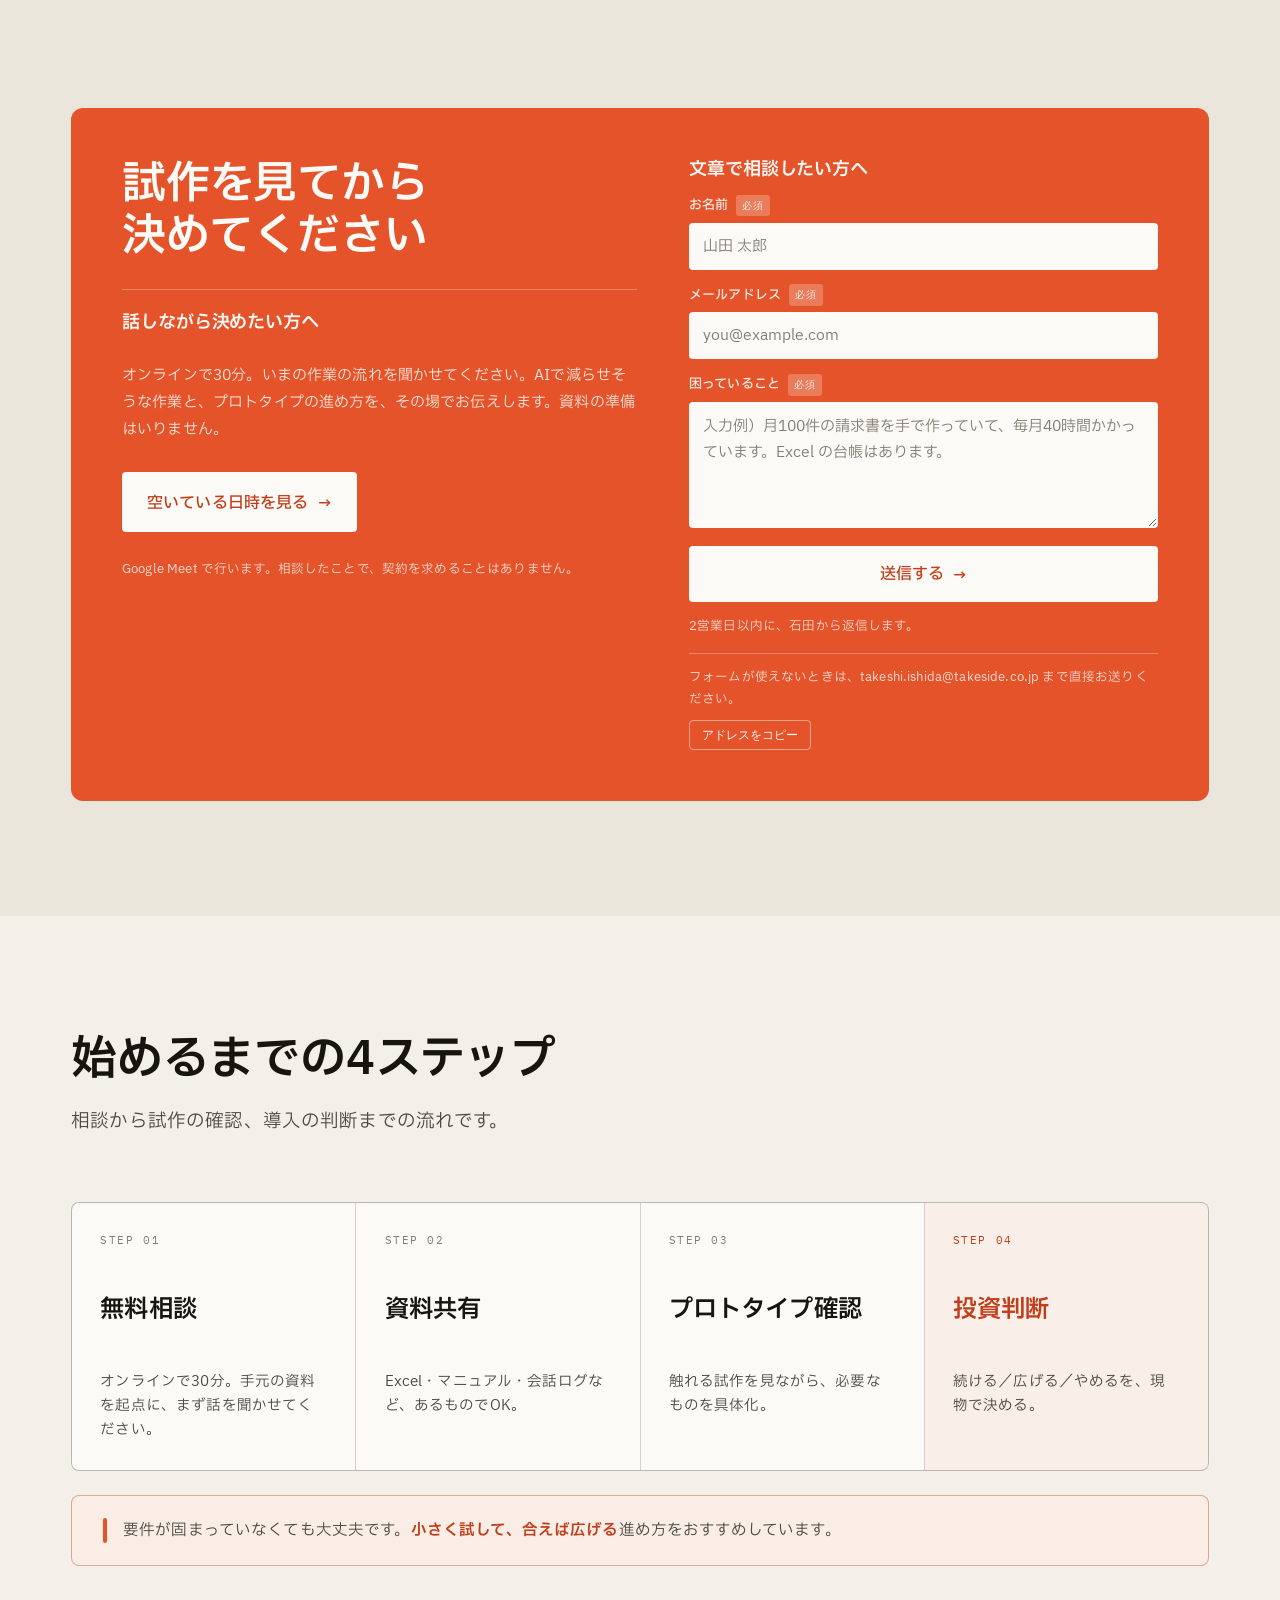
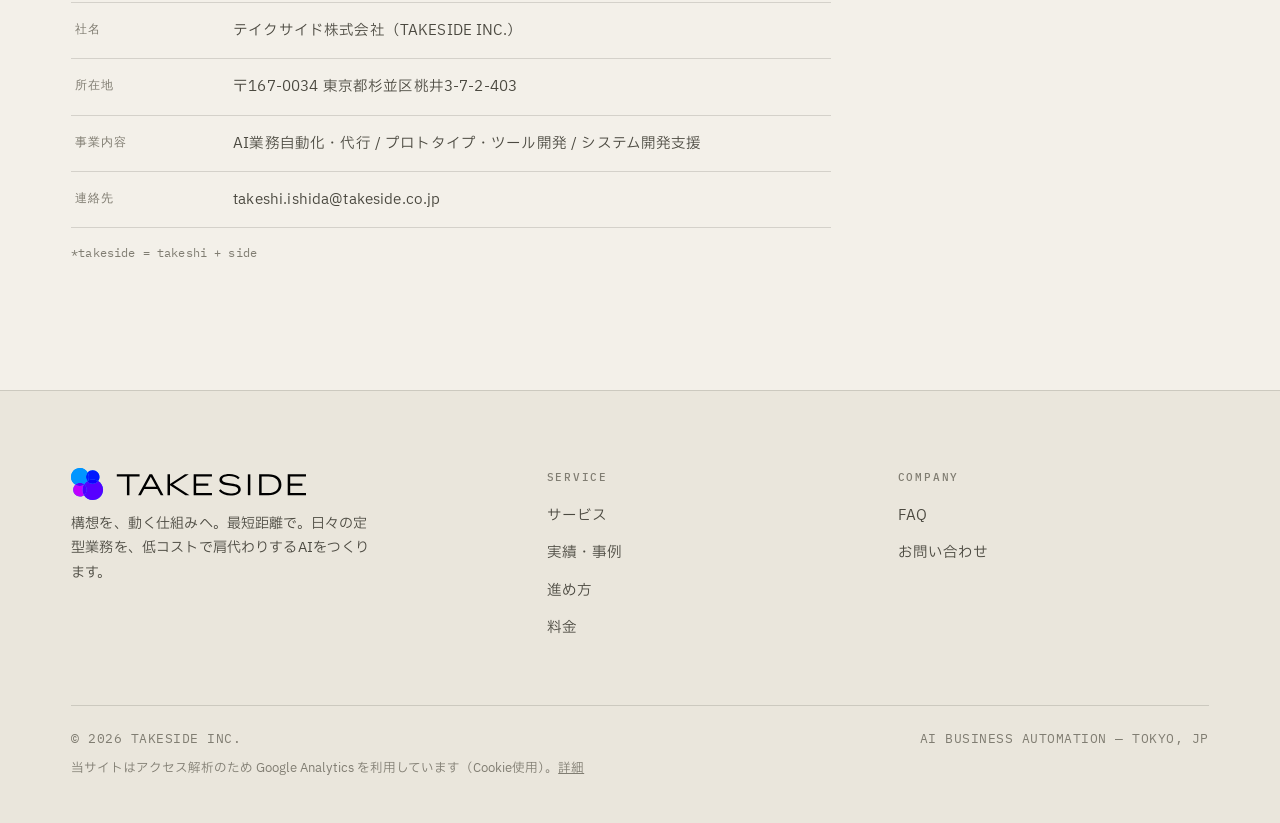
<file: contact.html>
<!DOCTYPE html>
<html lang="ja">
<head>
<meta charset="UTF-8" />
<meta name="viewport" content="width=device-width, initial-scale=1.0" />
<!-- Google Analytics (GA4) -->
<script async src="https://www.googletagmanager.com/gtag/js?id=G-G6KXZJPGRD"></script>
<script>
  window.dataLayer = window.dataLayer || [];
  function gtag(){dataLayer.push(arguments);}
  gtag('js', new Date());
  gtag('config', 'G-G6KXZJPGRD');
</script>
<meta name="theme-color" content="#F3F0E9" />
<meta name="description" content="よくあるご質問とお問い合わせ。要件が固まっていなくてもOK、手元の資料から着手可能。まずは動くものを見て判断してください。" />
<title>FAQ・お問い合わせ | テイクサイド株式会社</title>
<link rel="canonical" href="https://takeside.co.jp/contact.html" />

<!-- OGP / SNS共有 -->
<meta property="og:type" content="website" />
<meta property="og:site_name" content="テイクサイド株式会社" />
<meta property="og:locale" content="ja_JP" />
<meta property="og:url" content="https://takeside.co.jp/contact.html" />
<meta property="og:title" content="FAQ・お問い合わせ | テイクサイド株式会社" />
<meta property="og:description" content="よくあるご質問とお問い合わせ。要件が固まっていなくてもOK、手元の資料から着手可能。まずは動くものを見て判断してください。" />
<meta property="og:image" content="https://takeside.co.jp/og-image.png?v=2" />
<meta property="og:image:width" content="1200" />
<meta property="og:image:height" content="630" />
<meta property="og:image:alt" content="テイクサイド株式会社 — その作業、AIに任せませんか。プロトタイプ作成まで基本0円・最短1週間でデモ。" />

<!-- Twitter / X カード -->
<meta name="twitter:card" content="summary_large_image" />
<meta name="twitter:title" content="FAQ・お問い合わせ | テイクサイド株式会社" />
<meta name="twitter:description" content="よくあるご質問とお問い合わせ。要件が固まっていなくてもOK、手元の資料から着手可能。まずは動くものを見て判断してください。" />
<meta name="twitter:image" content="https://takeside.co.jp/og-image.png?v=2" />

<link rel="icon" type="image/svg+xml" href="favicon.svg" />
<link rel="icon" type="image/png" sizes="32x32" href="favicon-32.png" />
<link rel="icon" type="image/png" sizes="16x16" href="favicon-16.png" />
<link rel="icon" href="favicon.ico" sizes="any" />
<link rel="apple-touch-icon" href="apple-touch-icon.png" />

<link rel="preconnect" href="https://fonts.googleapis.com" />
<link rel="preconnect" href="https://fonts.gstatic.com" crossorigin />
<link href="https://fonts.googleapis.com/css2?family=IBM+Plex+Mono:wght@400;500;600&family=IBM+Plex+Sans+JP:wght@400;500;600;700&family=IBM+Plex+Sans:wght@400;500;600&display=swap" rel="stylesheet" />
<link rel="stylesheet" href="styles.css" />
<link rel="stylesheet" href="pages.css" />

<!-- 構造化データ（組織情報） -->
<script type="application/ld+json">
{
  "@context": "https://schema.org",
  "@type": "Organization",
  "name": "テイクサイド株式会社",
  "alternateName": "TAKESIDE INC.",
  "url": "https://takeside.co.jp/",
  "logo": "https://takeside.co.jp/logo-takeside-color.png",
  "image": "https://takeside.co.jp/og-image.png?v=2",
  "description": "中小企業向けAI業務自動化・代行 & プロトタイプ・ツール開発。要件定義から始めず、まず動くプロトタイプを作り、実物を見ながら投資判断できる進め方を提供。",
  "email": "takeshi.ishida@takeside.co.jp",
  "address": {
    "@type": "PostalAddress",
    "postalCode": "167-0034",
    "addressRegion": "東京都",
    "addressLocality": "杉並区",
    "streetAddress": "桃井3-7-2-403",
    "addressCountry": "JP"
  },
  "founder": { "@type": "Person", "name": "石田 武士" },
  "knowsAbout": ["AI業務自動化・代行", "プロトタイプ開発", "業務自動化", "AIツール開発"]
}
</script>

<!-- FAQ 構造化データ -->
<script type="application/ld+json">
{
  "@context": "https://schema.org",
  "@type": "FAQPage",
  "mainEntity": [
    { "@type": "Question", "name": "要件が固まっていなくても相談できますか？", "acceptedAnswer": { "@type": "Answer", "text": "はい。テイクサイドは要件定義から始めません。Excel・CSV、業務マニュアル、メールや会話ログなど現場の資料が雑多なままでも着手でき、まず動くプロトタイプを作り実物を見ながら必要なものを具体化します。" } },
    { "@type": "Question", "name": "費用はどのくらいかかりますか？", "acceptedAnswer": { "@type": "Answer", "text": "1つの作業だけ・LP 1ページだけを頼めるスポットメニュー10万円、ライトプラン30万円〜、スタンダードプラン50万円〜、エンタープライズ100万円〜が基本です（いずれも税別）。ライトプラン以上はプロトタイプ作成までは基本0円で対応します（スポットメニューは最初から定額）。成果報酬型や個人導入からのスタートも相談可能です。" } },
    { "@type": "Question", "name": "どれくらいの期間で形になりますか？", "acceptedAnswer": { "@type": "Answer", "text": "最短1週間でデモ環境を用意できます。Day1でヒアリング・資料共有、Day3〜7でプロトタイプ作成と実データ検証・ROI試算、Day8〜14で修正と本格導入の判断という流れです。" } },
    { "@type": "Question", "name": "既存のシステムを入れ替える必要はありますか？", "acceptedAnswer": { "@type": "Answer", "text": "いいえ。大規模なリプレイスは不要です。既存の基幹システムはそのままに、Excel／CSV連携などの周辺業務から段階的に着手し、効果が見えたものから広げていけます。" } },
    { "@type": "Question", "name": "個人事業主・フリーランスでも依頼できますか？", "acceptedAnswer": { "@type": "Answer", "text": "はい。企業導入だけでなく、個人・フリーランス・小規模事業者向けのスモールスタートも用意しています。予算に応じた柔軟なプランで第一歩からサポートします。" } },
    { "@type": "Question", "name": "どのAIを使いますか？指定はできますか？", "acceptedAnswer": { "@type": "Answer", "text": "Claude／Gemini／Copilot／ChatGPT など、御社の導入状況に合わせて柔軟に対応します。特定ツールに固定せず、業務と既存環境に合うものを選定します。" } },
    { "@type": "Question", "name": "セキュリティや判定の正確性が心配です。", "acceptedAnswer": { "@type": "Answer", "text": "エンタープライズではセキュリティ要件に対応します。審査・判定業務では判定理由をログ保存し、人の確認・承認工程を残す半自動化の設計が可能で、安全に運用へ乗せます。" } },
    { "@type": "Question", "name": "まず何から始めればいいですか？", "acceptedAnswer": { "@type": "Answer", "text": "無料相談（30分）、手元の資料の共有、プロトタイプの確認、導入するかの判断の4ステップです。完璧な要件書はいりません。無料相談の予約かお問い合わせフォームからご連絡ください。" } }
  ]
}
</script>
</head>
<body>

<!-- ============================ HEADER ============================ -->
<header class="site-header">
  <div class="wrap nav">
    <a class="brand" href="index.html" aria-label="TAKESIDE INC.">
      <img class="brand-logo" src="logo-takeside-color.svg" alt="TAKESIDE INC." width="300" height="41" />
    </a>
    <nav>
      <ul class="nav-links">
        <li><a href="service.html">サービス</a></li>
        <li><a href="works.html">実績・事例</a></li>
        <li><a href="index.html#process">進め方</a></li>
        <li><a href="pricing.html">料金</a></li>
        <li><a href="contact.html#faq" aria-current="page">FAQ</a></li>
        <li class="m-cta"><a href="contact.html#contact">無料相談</a></li>
      </ul>
    </nav>
    <a class="btn btn-primary" href="#contact">無料相談<span class="arr">→</span></a>
    <button class="btn btn-ghost nav-toggle" aria-label="メニュー" aria-expanded="false">☰</button>
  </div>
</header>

<main>

<!-- ============================ PAGE HERO ============================ -->
<section class="page-hero">
  <div class="wrap">
    <p class="crumbs"><a href="index.html">トップ</a> / よくある質問・お問い合わせ</p>
    <h1>相談してみる</h1>
    <p class="lead">何から相談すればいいか分からない段階で大丈夫です。手元の資料を見せていただければ、できること・できないことをはっきりお伝えします。</p>
  </div>
</section>

<!-- ============================ FAQ ============================ -->
<section class="section" id="faq" style="padding-top:clamp(40px,5vw,72px);">
  <div class="wrap">
    <div class="section-head">
      <h2 class="h2">よくあるご質問</h2>
      <p class="lead">ここに無いことは、お気軽にお問い合わせください。</p>
    </div>

    <div class="faq-list">
      <details class="faq" open>
        <summary><span class="q">Q1</span>要件が固まっていなくても相談できますか？<span class="ic"></span></summary>
        <div class="a">はい。テイクサイドは<strong>要件定義から始めません</strong>。Excel・CSV、業務マニュアル、メールや会話ログなど、現場の資料が雑多なままでも着手できます。まず動くプロトタイプを作り、実物を見ながら「必要なもの」を一緒に具体化していく進め方です。</div>
      </details>
      <details class="faq">
        <summary><span class="q">Q2</span>費用はどのくらいかかりますか？<span class="ic"></span></summary>
        <div class="a">1つの作業だけ・LP 1ページだけを頼めるスポットメニュー<strong>10万円</strong>、ライトプラン<strong>30万円〜</strong>／スタンダードプラン<strong>50万円〜</strong>／エンタープライズ<strong>100万円〜</strong>を基本としています（いずれも税別）。ライトプラン以上は<strong>プロトタイプ作成までは基本0円</strong>で対応します（スポットメニューは試作を挟まず、最初から定額でつくります）。コスト削減だけでなく売上向上にコミットする成果報酬型や、個人導入からのスタートもご相談いただけます。</div>
      </details>
      <details class="faq">
        <summary><span class="q">Q3</span>どれくらいの期間で形になりますか？<span class="ic"></span></summary>
        <div class="a">最短<strong>1週間でデモ環境</strong>をご用意できます。目安は、Day1でヒアリング・資料共有、Day3〜7で簡易プロトタイプ作成と実データでの動作確認・ROI試算、Day8〜14で修正と本格導入の判断、という流れです。</div>
      </details>
      <details class="faq">
        <summary><span class="q">Q4</span>既存のシステムを入れ替える必要はありますか？<span class="ic"></span></summary>
        <div class="a">いいえ。<strong>大規模なリプレイスは不要</strong>です。既存の基幹システムはそのままに、Excel／CSV連携などの周辺業務から段階的に着手します。詰まりの大きい工程だけを小さく改善し、効果が見えたものから広げていけます。</div>
      </details>
      <details class="faq">
        <summary><span class="q">Q5</span>個人事業主・フリーランスでも依頼できますか？<span class="ic"></span></summary>
        <div class="a">はい。企業導入だけでなく、<strong>個人・フリーランス・小規模事業者向けのスモールスタート</strong>もご用意しています。ご予算に応じた柔軟なプランで、自身の業務課題解決やAI化の第一歩からサポートします。</div>
      </details>
      <details class="faq">
        <summary><span class="q">Q6</span>どのAIを使いますか？指定はできますか？<span class="ic"></span></summary>
        <div class="a">Claude／Gemini／Copilot／ChatGPT など、<strong>御社の導入状況に合わせて柔軟に対応</strong>します。特定のツールに固定せず、業務と既存環境に合うものを選定します。</div>
      </details>
      <details class="faq">
        <summary><span class="q">Q7</span>セキュリティや判定の正確性が心配です。<span class="ic"></span></summary>
        <div class="a">エンタープライズではセキュリティ要件への対応を行います。また審査・判定業務では、<strong>判定理由をログとして保存</strong>し、<strong>人の確認・承認工程を残す</strong>半自動化の設計が可能です。いきなり全自動にせず、安全に運用へ乗せます。</div>
      </details>
      <details class="faq">
        <summary><span class="q">Q8</span>まず何から始めればいいですか？<span class="ic"></span></summary>
        <div class="a">①無料相談（30分）→ ②手元の資料の共有 → ③プロトタイプの確認 → ④導入するかの判断、の4ステップです。完璧な要件書はいりません。まずは<a href="#contact">無料相談の予約</a>か<a href="#contact">フォーム</a>からご連絡ください。</div>
      </details>
    </div>
  </div>
</section>

<!-- ============================ CONTACT ============================ -->
<section class="section usecases" id="contact">
  <div class="wrap">
    <div class="contact-card">
      <div>
        <h2>試作を見てから<br /><span class="keep">決めてください</span></h2>
        <!-- 予約。話して決めたい人向けの入口。予約ページは Google カレンダーの予約スケジュール -->
        <div class="cbook">
          <h3 class="cb-title">話しながら決めたい方へ</h3>
          <p class="cb-text">オンラインで30分。いまの作業の流れを聞かせてください。AIで減らせそうな作業と、プロトタイプの進め方を、その場でお伝えします。資料の準備はいりません。</p>
          <a class="btn btn-primary cb-btn" id="cb-book" href="https://calendar.google.com/calendar/appointments/schedules/AcZssZ2cwf1pSHmtPj2GKnBprV_JeadK1kNqDCPhiUn0WTrGW8DF6CZY1ZC_989tFxsOzMI3i6f59jqI" target="_blank" rel="noopener">空いている日時を見る<span class="arr">→</span></a>
          <p class="cb-note">Google Meet で行います。相談したことで、契約を求めることはありません。</p>
        </div>
      </div>
      <!--
        GitHub Pages は静的ホスティングで送信サーバを持てないため、
        送信先は Apps Script のウェブアプリ（ソースは ../gas/contact_form）。
        受けた内容はスプレッドシートに残り、石田へ通知メールが届く。
        送れなかったときのために、宛先アドレスとコピーボタンを常設している。
      -->
      <form class="cform" id="contact-form" novalidate>
        <h3 class="cb-title">文章で相談したい方へ</h3>
        <div class="cf-row">
          <label for="cf-name">お名前<span class="req">必須</span></label>
          <input id="cf-name" name="name" type="text" required maxlength="100" autocomplete="name" placeholder="山田 太郎" />
        </div>
        <div class="cf-row">
          <label for="cf-email">メールアドレス<span class="req">必須</span></label>
          <input id="cf-email" name="email" type="email" required maxlength="254" autocomplete="email" placeholder="you@example.com" />
        </div>
        <div class="cf-row">
          <label for="cf-body">困っていること<span class="req">必須</span></label>
          <textarea id="cf-body" name="message" rows="4" required maxlength="5000" placeholder="入力例）月100件の請求書を手で作っていて、毎月40時間かかっています。Excel の台帳はあります。"></textarea>
        </div>
        <!-- ボット対策。人には見えず、読み上げもされない欄。埋まっていたら受け口側で捨てる -->
        <div class="cf-hp" aria-hidden="true">
          <label for="cf-website">website</label>
          <input id="cf-website" name="website" type="text" tabindex="-1" autocomplete="off" />
        </div>
        <p class="cf-error" role="alert" hidden></p>
        <!-- JS が動くまで押せないようにする。動かないまま押されると、入力内容が URL に載って送られるため -->
        <button class="btn cf-send" id="cf-send" type="submit" disabled>送信する<span class="arr">→</span></button>
        <noscript><p class="cf-note">JavaScript が無効のため、フォームは使えません。下のアドレスまで直接お送りください。</p></noscript>
        <p class="cf-note">2営業日以内に、石田から返信します。</p>
        <div class="cf-fallback">
          <p class="cf-note">フォームが使えないときは、takeshi.ishida@takeside.co.jp まで直接お送りください。</p>
          <span class="cf-acts">
            <button class="cf-copy" type="button" data-copy="mail">アドレスをコピー</button>
          </span>
        </div>
      </form>
      <!-- 送信後はフォームと入れ替える。role=status で読み上げにも完了を伝える -->
      <div class="cf-done" id="cf-done" role="status" hidden>
        <h3 class="cb-title">送信しました</h3>
        <p class="cf-note">2営業日以内に takeshi.ishida@takeside.co.jp からご返信します。届かないときは、迷惑メールのフォルダもご確認ください。</p>
      </div>
    </div>
  </div>
</section>

<!-- ============================ PROCESS + COMPANY ============================ -->
<section class="section">
  <div class="wrap">
    <div class="section-head">
      <h2 class="h2">始めるまでの4ステップ</h2>
      <p class="lead">相談から試作の確認、導入の判断までの流れです。</p>
    </div>

    <div class="row-grid c4" style="margin-bottom:24px;">
      <div class="cell"><span class="n">Step 01</span><h4>無料相談</h4><p>オンラインで30分。手元の資料を起点に、まず話を聞かせてください。</p></div>
      <div class="cell"><span class="n">Step 02</span><h4>資料共有</h4><p>Excel・マニュアル・会話ログなど、あるものでOK。</p></div>
      <div class="cell"><span class="n">Step 03</span><h4>プロトタイプ確認</h4><p>触れる試作を見ながら、必要なものを具体化。</p></div>
      <div class="cell accent"><span class="n">Step 04</span><h4>投資判断</h4><p>続ける／広げる／やめるを、現物で決める。</p></div>
    </div>

    <div class="callout">
      <span class="bar"></span>
      <p>要件が固まっていなくても大丈夫です。<b>小さく試して、合えば広げる</b>進め方をおすすめしています。</p>
    </div>

    <div class="company">
      <div class="row"><span class="k">社名</span><span class="val">テイクサイド株式会社（TAKESIDE INC.）</span></div>
      <div class="row"><span class="k">所在地</span><span class="val">〒167-0034 東京都杉並区桃井3-7-2-403</span></div>
      <div class="row"><span class="k">事業内容</span><span class="val">AI業務自動化・代行 / プロトタイプ・ツール開発 / システム開発支援</span></div>
      <div class="row"><span class="k">連絡先</span><span class="val">takeshi.ishida@takeside.co.jp</span></div>
    </div>
    <p class="company-note" style="font-family:var(--font-mono);font-size:12px;color:var(--ink-3);margin-top:14px;">*takeside = takeshi + side</p>
  </div>
</section>

</main>

<!-- ============================ FOOTER ============================ -->
<footer class="site-footer">
  <div class="wrap">
    <div class="foot-grid">
      <div class="foot-brand">
        <a class="brand" href="index.html" aria-label="TAKESIDE INC.">
          <img class="brand-logo" src="logo-takeside-color.svg" alt="TAKESIDE INC." width="300" height="41" loading="lazy" />
        </a>
        <p>構想を、動く仕組みへ。最短距離で。日々の定型業務を、低コストで肩代わりするAIをつくります。</p>
      </div>
      <div class="foot-col">
        <h4>Service</h4>
        <ul>
          <li><a href="service.html">サービス</a></li>
          <li><a href="works.html">実績・事例</a></li>
          <li><a href="index.html#process">進め方</a></li>
          <li><a href="pricing.html">料金</a></li>
        </ul>
      </div>
      <div class="foot-col">
        <h4>Company</h4>
        <ul>
          <li><a href="contact.html#faq">FAQ</a></li>
          <li><a href="contact.html#contact">お問い合わせ</a></li>
        </ul>
      </div>
    </div>
    <div class="foot-bottom">
      <small>© 2026 TAKESIDE INC.</small>
      <small>AI BUSINESS AUTOMATION — TOKYO, JP</small>
    </div>
    <p class="foot-bottom" style="border-top:none;padding-top:0;margin-top:8px;"><small style="font-family:var(--font-jp);letter-spacing:0;">当サイトはアクセス解析のため Google Analytics を利用しています（Cookie使用）。<a href="https://policies.google.com/technologies/partner-sites" target="_blank" rel="noopener" style="color:inherit;text-decoration:underline;">詳細</a></small></p>
  </div>
</footer>



<!-- ============================ SCRIPT ============================ -->
<script>
  (function () {
    var els = document.querySelectorAll('.reveal');
    if ('IntersectionObserver' in window) {
      var io = new IntersectionObserver(function (entries) {
        entries.forEach(function (en) { if (en.isIntersecting) { en.target.classList.add('in'); io.unobserve(en.target); } });
      }, { threshold: 0.12, rootMargin: '0px 0px -8% 0px' });
      els.forEach(function (e, i) { e.style.transitionDelay = (Math.min(i % 4, 3) * 70) + 'ms'; io.observe(e); });
    } else {
      els.forEach(function (e) { e.classList.add('in'); });
    }
    var tgl = document.querySelector('.nav-toggle');
    var hdr = document.querySelector('.site-header');
    if (tgl && hdr) {
      tgl.addEventListener('click', function () {
        var open = hdr.classList.toggle('nav-open');
        tgl.setAttribute('aria-expanded', open ? 'true' : 'false');
        tgl.textContent = open ? '✕' : '☰';
      });
    }

    // ---- お問い合わせ ----
    // フォームは Apps Script のウェブアプリへ送る（ソースは ../gas/contact_form）。
    // 本文は application/x-www-form-urlencoded にしてプリフライトを避ける。
    // 応答は script.googleusercontent.com へのリダイレクト先から返り、そこが
    // CORS を許可しているので JSON を読める（本番の URL で確認済み）。
    var ENDPOINT = 'https://script.google.com/macros/s/AKfycbz52GrvjfCwQUbOXcsK6oOo1HEKVUn59krAW4EjSy2GysnMApjxLc4J9x0y6Cq1ovummw/exec';
    var MAIL = 'takeshi.ishida@takeside.co.jp';
    var openedAt = Date.now();

    function track(name) { if (typeof gtag === 'function') gtag('event', name); }

    var book = document.getElementById('cb-book');
    if (book) book.addEventListener('click', function () { track('booking_click'); });

    var form = document.getElementById('contact-form');
    if (form) {
      var err  = form.querySelector('.cf-error');
      var send = document.getElementById('cf-send');
      var done = document.getElementById('cf-done');

      function val(id) { return (document.getElementById(id).value || '').trim(); }
      function show(m) { err.textContent = m; err.hidden = false; }
      function hide() { err.textContent = ''; err.hidden = true; }

      send.disabled = false;

      function check() {
        var missing = [];
        if (!val('cf-name'))  missing.push('お名前');
        if (!val('cf-email')) missing.push('メールアドレス');
        if (!val('cf-body'))  missing.push('困っていること');
        if (missing.length) return missing.join('・') + ' を入力してください。';
        // 厳密判定はしない。打ち間違いの取りこぼしより、送れないほうが損失が大きい
        var email = val('cf-email');
        if (email.indexOf('@') < 1 || email.indexOf('.', email.indexOf('@')) < 0)
          return 'メールアドレスの形式をご確認ください。';
        return null;
      }

      form.addEventListener('submit', function (e) {
        e.preventDefault();
        var problem = check();
        if (problem) { show(problem); return; }
        hide();
        send.disabled = true;
        send.firstChild.textContent = '送信しています…';

        var body = new URLSearchParams({
          name: val('cf-name'),
          email: val('cf-email'),
          message: val('cf-body'),
          website: document.getElementById('cf-website').value,
          elapsed: String(Date.now() - openedAt),
          page: location.pathname
        });
        // 応答が返らないまま待たせない。15秒で打ち切る
        var ctrl = 'AbortController' in window ? new AbortController() : null;
        var timer = ctrl && setTimeout(function () { ctrl.abort(); }, 15000);
        fetch(ENDPOINT, { method: 'POST', body: body, signal: ctrl ? ctrl.signal : undefined })
          .then(function (r) { return r.json(); })
          .then(function (res) {
            if (!res.ok) throw new Error(res.error || '');
            track('generate_lead');
            form.hidden = true;
            done.hidden = false;
            done.setAttribute('tabindex', '-1');
            done.focus();
          })
          .catch(function (ex) {
            // 受け口が返した理由（日本語）があればそれを出す。
            // 通信の失敗・打ち切りは、届いたかどうか分からないので、その旨を正直に伝える
            var msg = ex && ex.message && /[ぁ-んァ-ン一-龥]/.test(ex.message) ? ex.message
              : '送信の結果を確認できませんでした。届いていない可能性があるため、お手数ですが下のアドレスへ直接お送りください（入力内容はそのまま残っています）。';
            show(msg);
            send.disabled = false;
            send.firstChild.textContent = '送信する';
          })
          .then(function () { if (timer) clearTimeout(timer); });
      });

      form.querySelectorAll('.cf-copy').forEach(function (btn) {
        btn.addEventListener('click', function () {
          var label = btn.textContent;
          var ok = function () {
            btn.textContent = 'コピーしました';
            setTimeout(function () { btn.textContent = label; }, 1800);
          };
          if (navigator.clipboard && window.isSecureContext) {
            navigator.clipboard.writeText(MAIL).then(ok, legacy);
          } else { legacy(); }
          function legacy() {
            // http や古い環境で Clipboard API が使えない場合の退避
            var ta = document.createElement('textarea');
            ta.value = MAIL; ta.setAttribute('readonly', '');
            ta.style.cssText = 'position:absolute;left:-9999px';
            document.body.appendChild(ta); ta.select();
            try { document.execCommand('copy'); ok(); } catch (_) {}
            document.body.removeChild(ta);
          }
        });
      });
    }
  })();
</script>

</body>
</html>
</file>
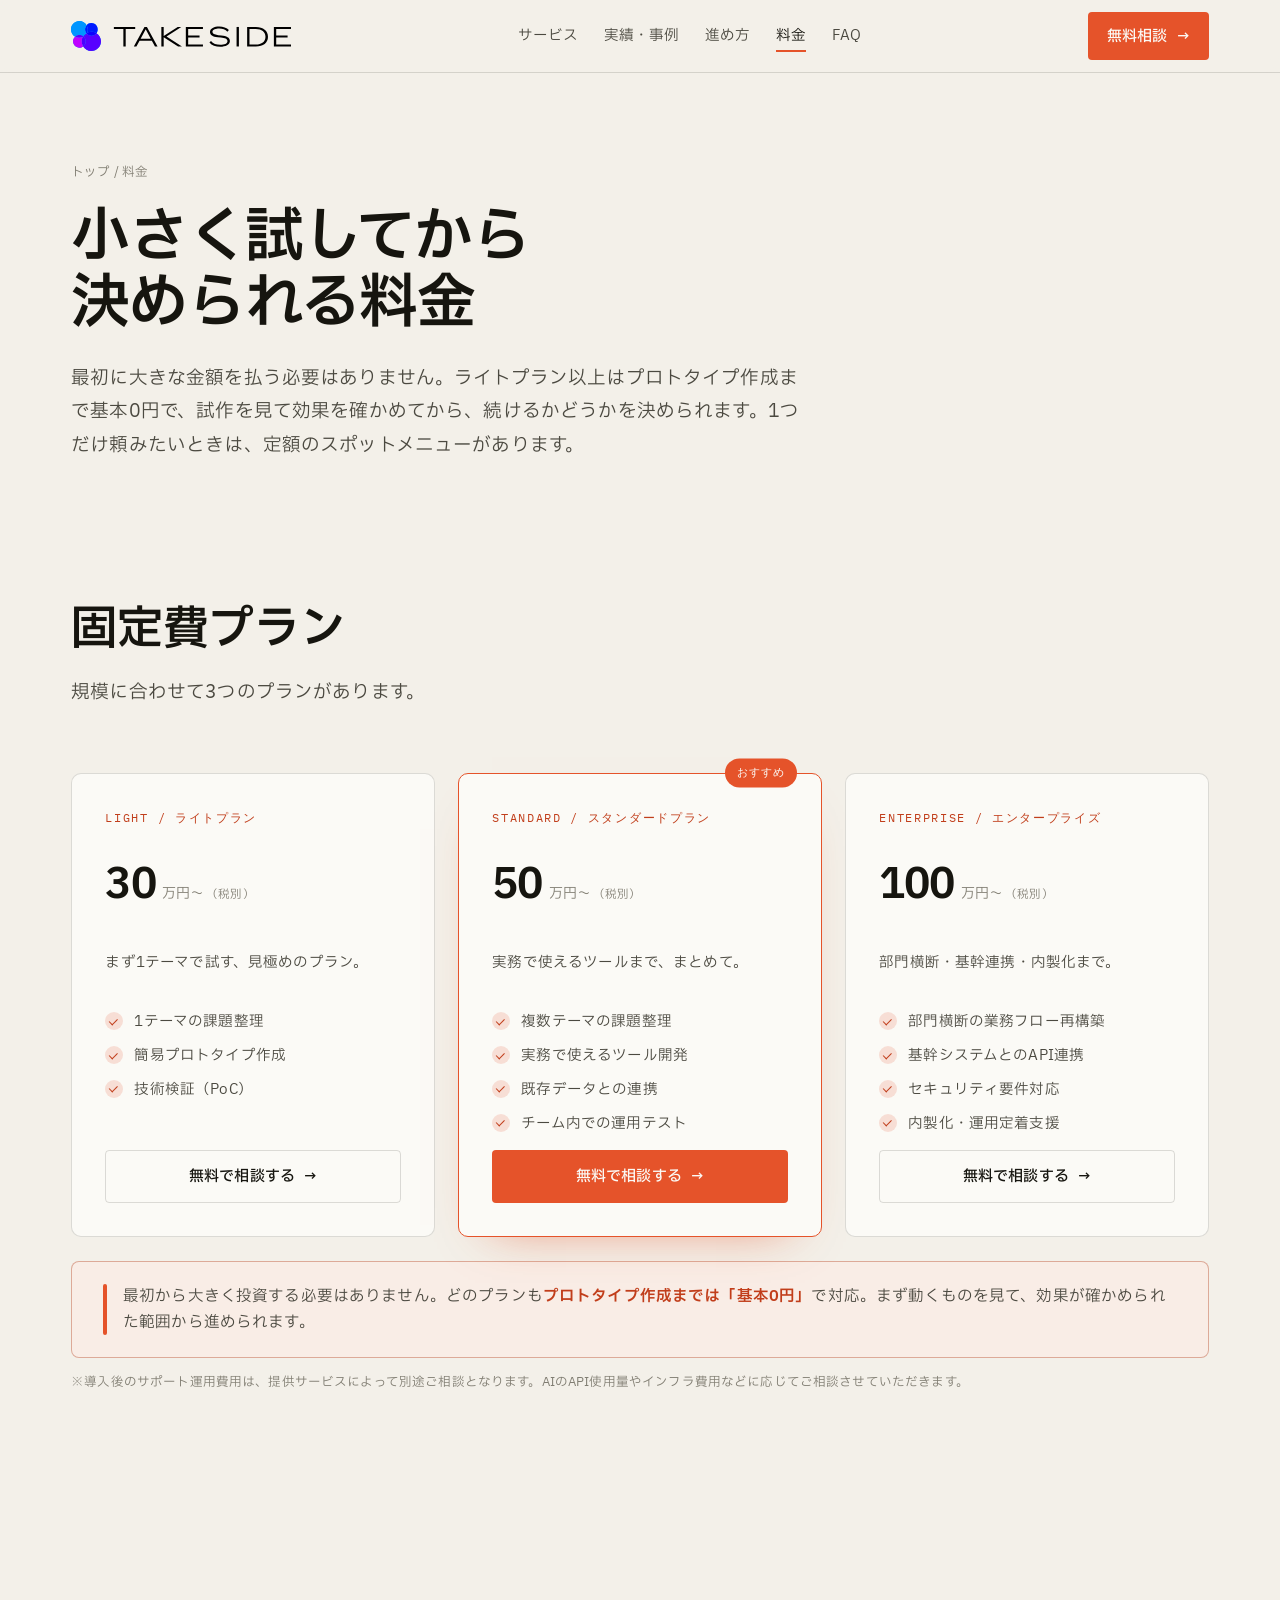
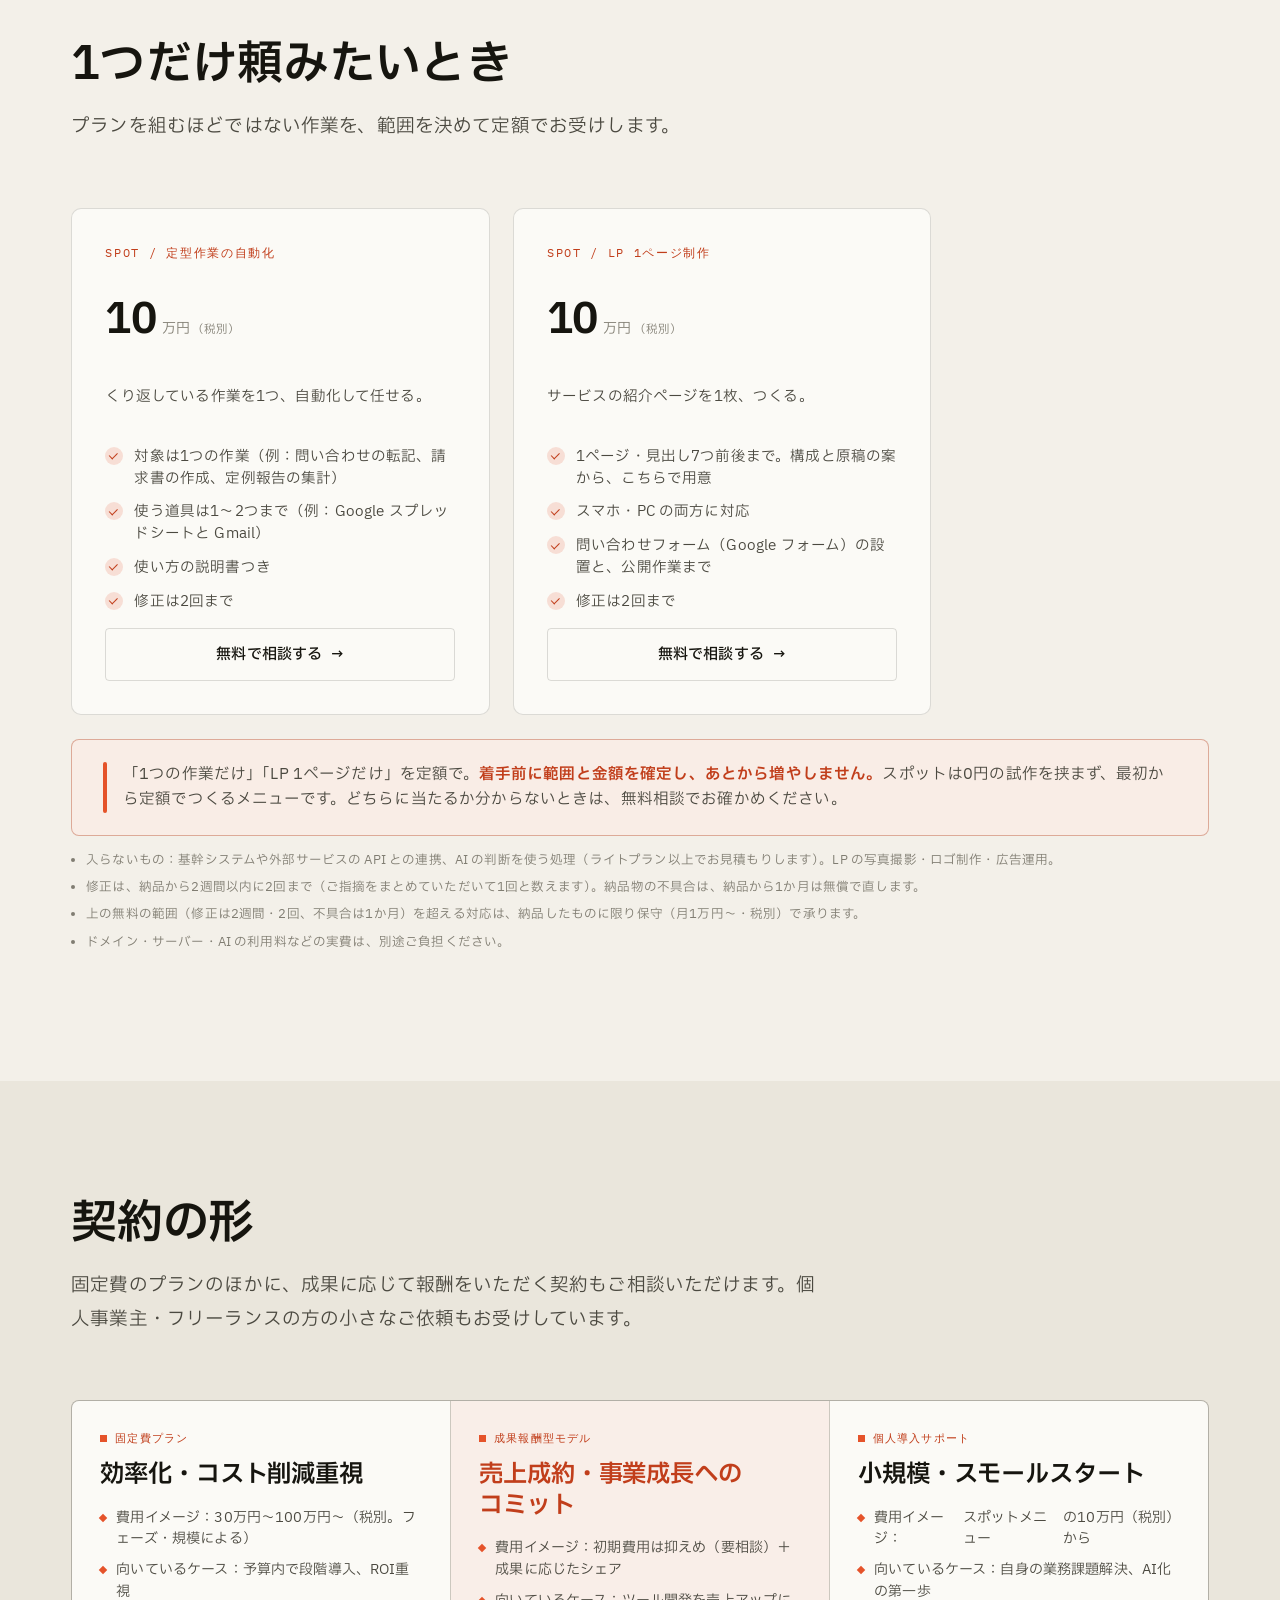
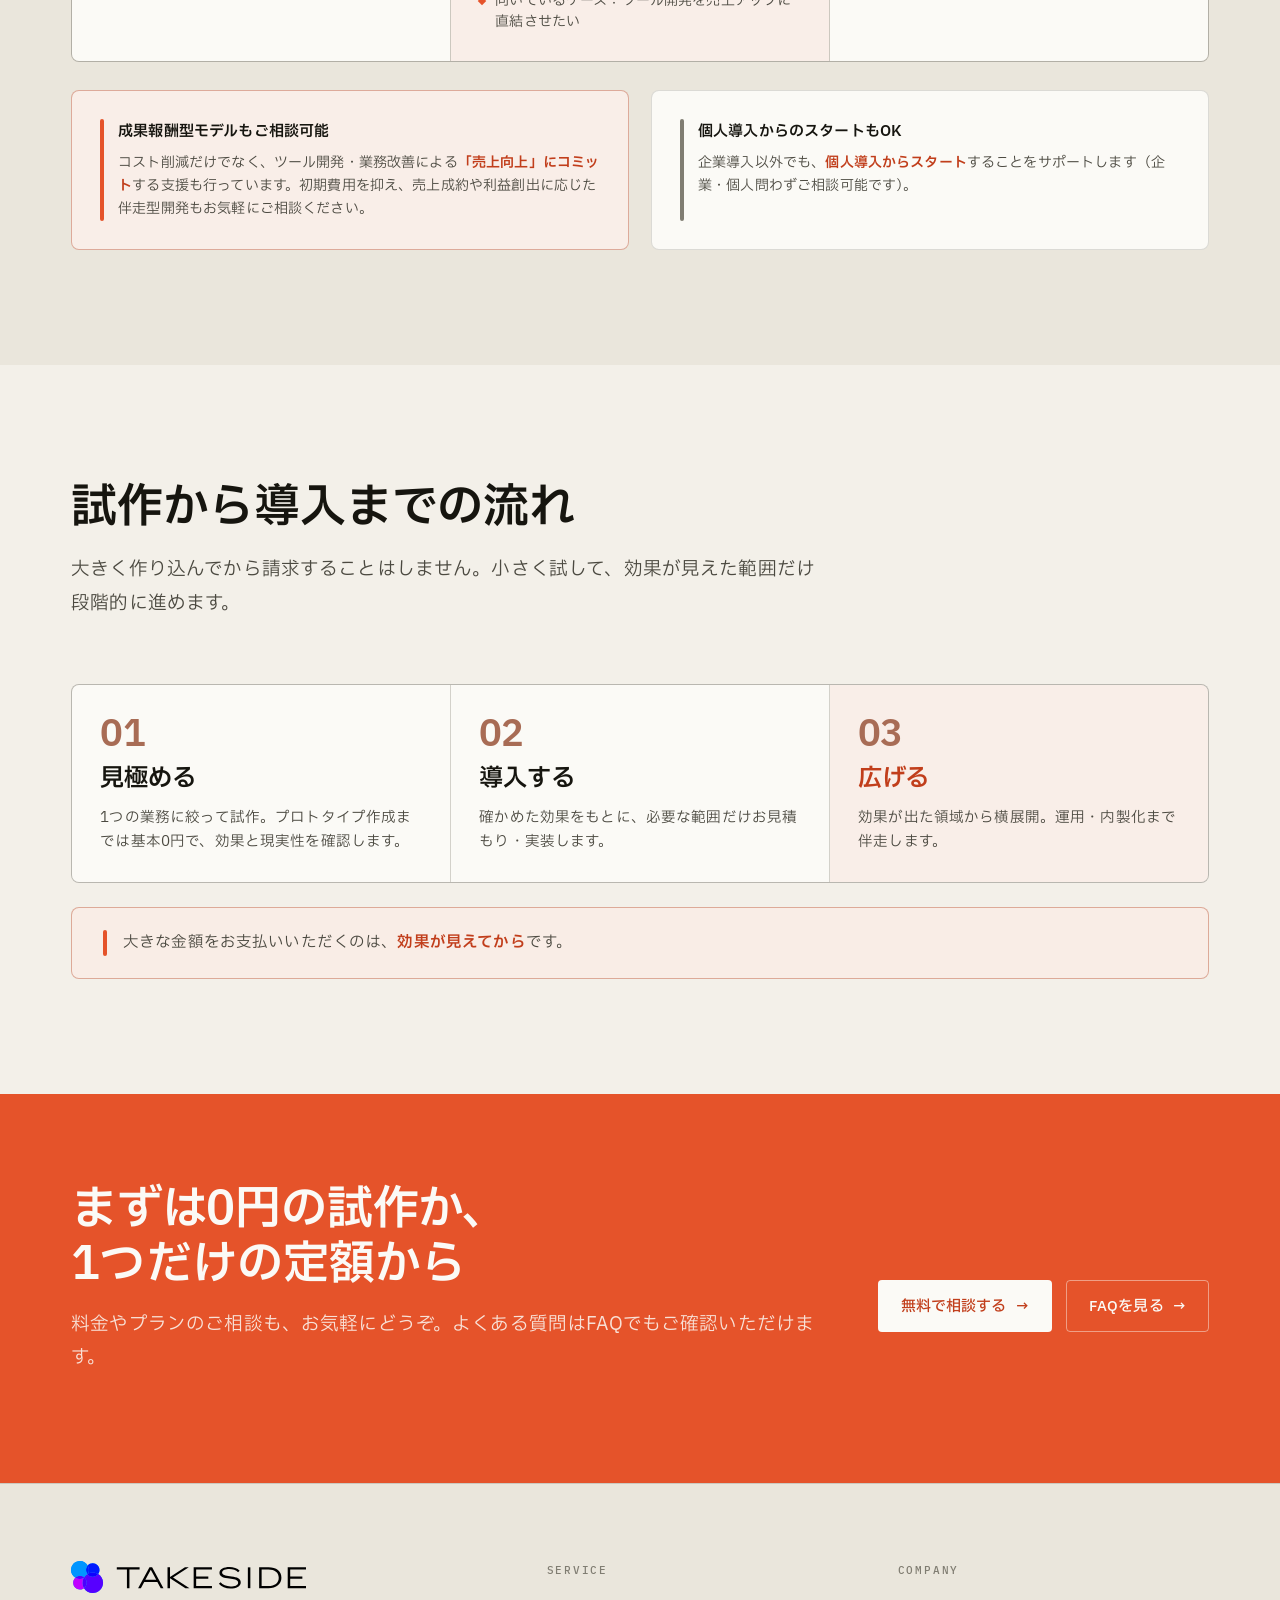
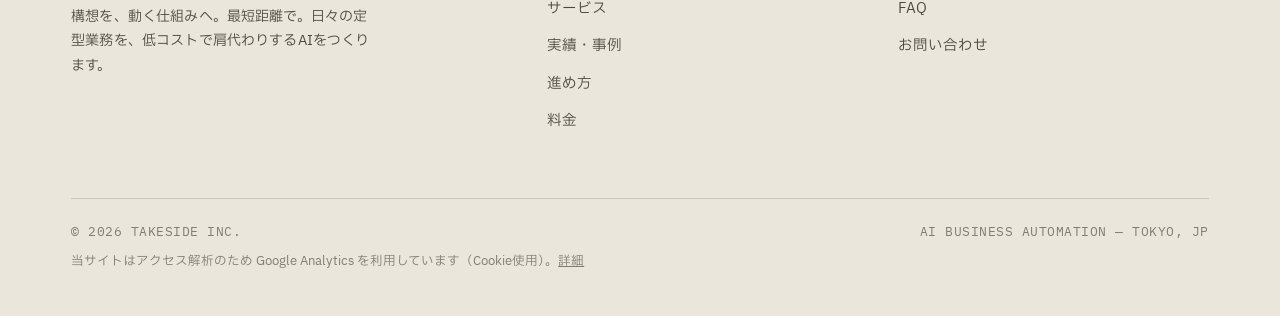
<file: pricing.html>
<!DOCTYPE html>
<html lang="ja">
<head>
<meta charset="UTF-8" />
<meta name="viewport" content="width=device-width, initial-scale=1.0" />
<!-- Google Analytics (GA4) -->
<script async src="https://www.googletagmanager.com/gtag/js?id=G-G6KXZJPGRD"></script>
<script>
  window.dataLayer = window.dataLayer || [];
  function gtag(){dataLayer.push(arguments);}
  gtag('js', new Date());
  gtag('config', 'G-G6KXZJPGRD');
</script>
<meta name="theme-color" content="#F3F0E9" />
<meta name="description" content="1つだけ頼めるスポットメニュー（10万円）と、「見極め」から始める料金プラン（ライト30万円〜／スタンダード50万円〜／エンタープライズ100万円〜）。価格は税別。ライト以上はプロトタイプ作成まで基本0円。" />
<title>料金・提供形態 | テイクサイド株式会社</title>
<link rel="canonical" href="https://takeside.co.jp/pricing.html" />

<!-- OGP / SNS共有 -->
<meta property="og:type" content="website" />
<meta property="og:site_name" content="テイクサイド株式会社" />
<meta property="og:locale" content="ja_JP" />
<meta property="og:url" content="https://takeside.co.jp/pricing.html" />
<meta property="og:title" content="料金・提供形態 | テイクサイド株式会社" />
<meta property="og:description" content="1つだけ頼めるスポットメニュー（10万円）と、「見極め」から始める料金プラン（ライト30万円〜／スタンダード50万円〜／エンタープライズ100万円〜）。価格は税別。ライト以上はプロトタイプ作成まで基本0円。" />
<meta property="og:image" content="https://takeside.co.jp/og-image.png?v=2" />
<meta property="og:image:width" content="1200" />
<meta property="og:image:height" content="630" />
<meta property="og:image:alt" content="テイクサイド株式会社 — その作業、AIに任せませんか。プロトタイプ作成まで基本0円・最短1週間でデモ。" />

<!-- Twitter / X カード -->
<meta name="twitter:card" content="summary_large_image" />
<meta name="twitter:title" content="料金・提供形態 | テイクサイド株式会社" />
<meta name="twitter:description" content="1つだけ頼めるスポットメニュー（10万円）と、「見極め」から始める料金プラン（ライト30万円〜／スタンダード50万円〜／エンタープライズ100万円〜）。価格は税別。ライト以上はプロトタイプ作成まで基本0円。" />
<meta name="twitter:image" content="https://takeside.co.jp/og-image.png?v=2" />

<link rel="icon" type="image/svg+xml" href="favicon.svg" />
<link rel="icon" type="image/png" sizes="32x32" href="favicon-32.png" />
<link rel="icon" type="image/png" sizes="16x16" href="favicon-16.png" />
<link rel="icon" href="favicon.ico" sizes="any" />
<link rel="apple-touch-icon" href="apple-touch-icon.png" />

<link rel="preconnect" href="https://fonts.googleapis.com" />
<link rel="preconnect" href="https://fonts.gstatic.com" crossorigin />
<link href="https://fonts.googleapis.com/css2?family=IBM+Plex+Mono:wght@400;500;600&family=IBM+Plex+Sans+JP:wght@400;500;600;700&family=IBM+Plex+Sans:wght@400;500;600&display=swap" rel="stylesheet" />
<link rel="stylesheet" href="styles.css" />
<link rel="stylesheet" href="pages.css" />

<!-- 構造化データ（組織情報） -->
<script type="application/ld+json">
{
  "@context": "https://schema.org",
  "@type": "Organization",
  "name": "テイクサイド株式会社",
  "alternateName": "TAKESIDE INC.",
  "url": "https://takeside.co.jp/",
  "logo": "https://takeside.co.jp/logo-takeside-color.png",
  "image": "https://takeside.co.jp/og-image.png?v=2",
  "description": "中小企業向けAI業務自動化・代行 & プロトタイプ・ツール開発。要件定義から始めず、まず動くプロトタイプを作り、実物を見ながら投資判断できる進め方を提供。",
  "email": "takeshi.ishida@takeside.co.jp",
  "address": {
    "@type": "PostalAddress",
    "postalCode": "167-0034",
    "addressRegion": "東京都",
    "addressLocality": "杉並区",
    "streetAddress": "桃井3-7-2-403",
    "addressCountry": "JP"
  },
  "founder": { "@type": "Person", "name": "石田 武士" },
  "knowsAbout": ["AI業務自動化・代行", "プロトタイプ開発", "業務自動化", "AIツール開発"]
}
</script>
</head>
<body>

<!-- ============================ HEADER ============================ -->
<header class="site-header">
  <div class="wrap nav">
    <a class="brand" href="index.html" aria-label="TAKESIDE INC.">
      <img class="brand-logo" src="logo-takeside-color.svg" alt="TAKESIDE INC." width="300" height="41" />
    </a>
    <nav>
      <ul class="nav-links">
        <li><a href="service.html">サービス</a></li>
        <li><a href="works.html">実績・事例</a></li>
        <li><a href="index.html#process">進め方</a></li>
        <li><a href="pricing.html" aria-current="page">料金</a></li>
        <li><a href="contact.html#faq">FAQ</a></li>
        <li class="m-cta"><a href="contact.html#contact">無料相談</a></li>
      </ul>
    </nav>
    <a class="btn btn-primary" href="contact.html#contact">無料相談<span class="arr">→</span></a>
    <button class="btn btn-ghost nav-toggle" aria-label="メニュー" aria-expanded="false">☰</button>
  </div>
</header>

<main>

<!-- ============================ PAGE HERO ============================ -->
<section class="page-hero">
  <div class="wrap">
    <p class="crumbs"><a href="index.html">トップ</a> / 料金</p>
    <h1><span class="keep">小さく試してから</span><br /><span class="keep">決められる料金</span></h1>
    <p class="lead">最初に大きな金額を払う必要はありません。ライトプラン以上はプロトタイプ作成まで基本0円で、試作を見て効果を確かめてから、続けるかどうかを決められます。1つだけ頼みたいときは、定額のスポットメニューがあります。</p>
  </div>
</section>

<!-- ============================ PLANS ============================ -->
<section class="section" style="padding-top:clamp(40px,5vw,72px);">
  <div class="wrap">
    <div class="section-head">
      <h2 class="h2">固定費プラン</h2>
      <p class="lead">規模に合わせて3つのプランがあります。</p>
    </div>

    <div class="plans">
      <div class="plan">
        <span class="pname">Light / ライトプラン</span>
        <div class="price"><span class="v">30</span><span class="u">万円〜<small class="tax">（税別）</small></span></div>
        <p class="desc">まず1テーマで試す、見極めのプラン。</p>
        <ul>
          <li><span class="mk"></span>1テーマの課題整理</li>
          <li><span class="mk"></span>簡易プロトタイプ作成</li>
          <li><span class="mk"></span>技術検証（PoC）</li>
        </ul>
        <a class="btn btn-ghost" href="contact.html#contact">無料で相談する<span class="arr">→</span></a>
      </div>

      <div class="plan feat">
        <span class="ribbon">おすすめ</span>
        <span class="pname">Standard / スタンダードプラン</span>
        <div class="price"><span class="v">50</span><span class="u">万円〜<small class="tax">（税別）</small></span></div>
        <p class="desc">実務で使えるツールまで、まとめて。</p>
        <ul>
          <li><span class="mk"></span>複数テーマの課題整理</li>
          <li><span class="mk"></span>実務で使えるツール開発</li>
          <li><span class="mk"></span>既存データとの連携</li>
          <li><span class="mk"></span>チーム内での運用テスト</li>
        </ul>
        <a class="btn btn-primary" href="contact.html#contact">無料で相談する<span class="arr">→</span></a>
      </div>

      <div class="plan">
        <span class="pname">Enterprise / エンタープライズ</span>
        <div class="price"><span class="v">100</span><span class="u">万円〜<small class="tax">（税別）</small></span></div>
        <p class="desc">部門横断・基幹連携・内製化まで。</p>
        <ul>
          <li><span class="mk"></span>部門横断の業務フロー再構築</li>
          <li><span class="mk"></span>基幹システムとのAPI連携</li>
          <li><span class="mk"></span>セキュリティ要件対応</li>
          <li><span class="mk"></span>内製化・運用定着支援</li>
        </ul>
        <a class="btn btn-ghost" href="contact.html#contact">無料で相談する<span class="arr">→</span></a>
      </div>
    </div>

    <div class="callout" style="margin-top:24px;">
      <span class="bar"></span>
      <p>最初から大きく投資する必要はありません。どのプランも<b>プロトタイプ作成までは「基本0円」</b>で対応。まず動くものを見て、効果が確かめられた範囲から進められます。</p>
    </div>
    <p class="cases-note" style="margin-top:14px;">※導入後のサポート運用費用は、提供サービスによって別途ご相談となります。AIのAPI使用量やインフラ費用などに応じてご相談させていただきます。</p>
  </div>
</section>

<!-- ============================ SPOT ============================ -->
<!-- 個人事業主・小規模向けの入口。範囲を固定した定額で、超える分はライト以上で見積もる。
     下限は10万円（2026-11-18 石田判断）。保守は納品物の付帯に限り例外として月1万円〜 -->
<section class="section" id="spot">
  <div class="wrap">
    <div class="section-head">
      <h2 class="h2">1つだけ頼みたいとき</h2>
      <p class="lead">プランを組むほどではない作業を、範囲を決めて定額でお受けします。</p>
    </div>

    <div class="plans c2">
      <div class="plan">
        <span class="pname">Spot / 定型作業の自動化</span>
        <div class="price"><span class="v">10</span><span class="u">万円<small class="tax">（税別）</small></span></div>
        <p class="desc">くり返している作業を1つ、自動化して任せる。</p>
        <ul>
          <li><span class="mk"></span>対象は1つの作業（例：問い合わせの転記、請求書の作成、定例報告の集計）</li>
          <li><span class="mk"></span>使う道具は1〜2つまで（例：Google スプレッドシートと Gmail）</li>
          <li><span class="mk"></span>使い方の説明書つき</li>
          <li><span class="mk"></span>修正は2回まで</li>
        </ul>
        <a class="btn btn-ghost" href="contact.html#contact">無料で相談する<span class="arr">→</span></a>
      </div>

      <div class="plan">
        <span class="pname">Spot / LP 1ページ制作</span>
        <div class="price"><span class="v">10</span><span class="u">万円<small class="tax">（税別）</small></span></div>
        <p class="desc">サービスの紹介ページを1枚、つくる。</p>
        <ul>
          <li><span class="mk"></span>1ページ・見出し7つ前後まで。構成と原稿の案から、こちらで用意</li>
          <li><span class="mk"></span>スマホ・PC の両方に対応</li>
          <li><span class="mk"></span>問い合わせフォーム（Google フォーム）の設置と、公開作業まで</li>
          <li><span class="mk"></span>修正は2回まで</li>
        </ul>
        <a class="btn btn-ghost" href="contact.html#contact">無料で相談する<span class="arr">→</span></a>
      </div>
    </div>

    <div class="callout" style="margin-top:24px;">
      <span class="bar"></span>
      <p>「1つの作業だけ」「LP 1ページだけ」を定額で。<b>着手前に範囲と金額を確定し、あとから増やしません。</b>スポットは0円の試作を挟まず、最初から定額でつくるメニューです。どちらに当たるか分からないときは、無料相談でお確かめください。</p>
    </div>
    <ul class="cases-note spot-terms">
      <li>入らないもの：基幹システムや外部サービスの API との連携、AI の判断を使う処理（ライトプラン以上でお見積もりします）。LP の写真撮影・ロゴ制作・広告運用。</li>
      <li>修正は、納品から2週間以内に2回まで（ご指摘をまとめていただいて1回と数えます）。納品物の不具合は、納品から1か月は無償で直します。</li>
      <li>上の無料の範囲（修正は2週間・2回、不具合は1か月）を超える対応は、納品したものに限り保守（月1万円〜・税別）で承ります。</li>
      <li>ドメイン・サーバー・AI の利用料などの実費は、別途ご負担ください。</li>
    </ul>
  </div>
</section>

<!-- ============================ ENGAGEMENT MODELS ============================ -->
<section class="section usecases">
  <div class="wrap">
    <div class="section-head">
      <h2 class="h2">契約の形</h2>
      <p class="lead">固定費のプランのほかに、成果に応じて報酬をいただく契約もご相談いただけます。個人事業主・フリーランスの方の小さなご依頼もお受けしています。</p>
    </div>

    <div class="row-grid c3">
      <div class="cell">
        <span class="tag">固定費プラン</span>
        <h3>効率化・コスト削減重視</h3>
        <ul>
          <li>費用イメージ：30万円〜100万円〜（税別。フェーズ・規模による）</li>
          <li>向いているケース：予算内で段階導入、ROI重視</li>
        </ul>
      </div>
      <div class="cell accent">
        <span class="tag">成果報酬型モデル</span>
        <h3>売上成約・事業成長へのコミット</h3>
        <ul>
          <li>費用イメージ：初期費用は抑えめ（要相談）＋成果に応じたシェア</li>
          <li>向いているケース：ツール開発を売上アップに直結させたい</li>
        </ul>
      </div>
      <div class="cell">
        <span class="tag">個人導入サポート</span>
        <h3>小規模・スモールスタート</h3>
        <ul>
          <li>費用イメージ：<a href="#spot">スポットメニュー</a>の10万円（税別）から</li>
          <li>向いているケース：自身の業務課題解決、AI化の第一歩</li>
        </ul>
      </div>
    </div>

    <div class="notes-2">
      <div class="note-card accent">
        <span class="bar"></span>
        <div>
          <div class="nt">成果報酬型モデルもご相談可能</div>
          <p>コスト削減だけでなく、ツール開発・業務改善による<b>「売上向上」にコミット</b>する支援も行っています。初期費用を抑え、売上成約や利益創出に応じた伴走型開発もお気軽にご相談ください。</p>
        </div>
      </div>
      <div class="note-card">
        <span class="bar"></span>
        <div>
          <div class="nt">個人導入からのスタートもOK</div>
          <p>企業導入以外でも、<b>個人導入からスタート</b>することをサポートします（企業・個人問わずご相談可能です）。</p>
        </div>
      </div>
    </div>
  </div>
</section>

<!-- ============================ WHY 0YEN ============================ -->
<section class="section">
  <div class="wrap">
    <div class="section-head">
      <h2 class="h2">試作から導入までの流れ</h2>
      <p class="lead">大きく作り込んでから請求することはしません。小さく試して、効果が見えた範囲だけ段階的に進めます。</p>
    </div>
    <div class="row-grid c3">
      <div class="cell"><span class="big-no">01</span><h3>見極める</h3><p>1つの業務に絞って試作。プロトタイプ作成までは基本0円で、効果と現実性を確認します。</p></div>
      <div class="cell"><span class="big-no">02</span><h3>導入する</h3><p>確かめた効果をもとに、必要な範囲だけお見積もり・実装します。</p></div>
      <div class="cell accent"><span class="big-no">03</span><h3>広げる</h3><p>効果が出た領域から横展開。運用・内製化まで伴走します。</p></div>
    </div>
    <div class="callout" style="margin-top:24px;">
      <span class="bar"></span>
      <p>大きな金額をお支払いいただくのは、<b>効果が見えてから</b>です。</p>
    </div>
  </div>
</section>

<!-- ============================ CTA BAND ============================ -->
<section class="cta-band">
  <div class="wrap cta-inner">
    <div>
      <h2>まずは0円の試作か、1つだけの定額から</h2>
      <p class="lead">料金やプランのご相談も、お気軽にどうぞ。よくある質問はFAQでもご確認いただけます。</p>
    </div>
    <div class="hero-cta">
      <a class="btn btn-primary" href="contact.html#contact">無料で相談する<span class="arr">→</span></a>
      <a class="btn btn-ghost" href="contact.html#faq">FAQを見る<span class="arr">→</span></a>
    </div>
  </div>
</section>

</main>

<!-- ============================ FOOTER ============================ -->
<footer class="site-footer">
  <div class="wrap">
    <div class="foot-grid">
      <div class="foot-brand">
        <a class="brand" href="index.html" aria-label="TAKESIDE INC.">
          <img class="brand-logo" src="logo-takeside-color.svg" alt="TAKESIDE INC." width="300" height="41" loading="lazy" />
        </a>
        <p>構想を、動く仕組みへ。最短距離で。日々の定型業務を、低コストで肩代わりするAIをつくります。</p>
      </div>
      <div class="foot-col">
        <h4>Service</h4>
        <ul>
          <li><a href="service.html">サービス</a></li>
          <li><a href="works.html">実績・事例</a></li>
          <li><a href="index.html#process">進め方</a></li>
          <li><a href="pricing.html">料金</a></li>
        </ul>
      </div>
      <div class="foot-col">
        <h4>Company</h4>
        <ul>
          <li><a href="contact.html#faq">FAQ</a></li>
          <li><a href="contact.html#contact">お問い合わせ</a></li>
        </ul>
      </div>
    </div>
    <div class="foot-bottom">
      <small>© 2026 TAKESIDE INC.</small>
      <small>AI BUSINESS AUTOMATION — TOKYO, JP</small>
    </div>
    <p class="foot-bottom" style="border-top:none;padding-top:0;margin-top:8px;"><small style="font-family:var(--font-jp);letter-spacing:0;">当サイトはアクセス解析のため Google Analytics を利用しています（Cookie使用）。<a href="https://policies.google.com/technologies/partner-sites" target="_blank" rel="noopener" style="color:inherit;text-decoration:underline;">詳細</a></small></p>
  </div>
</footer>

<!-- ============================ MOBILE STICKY CTA ============================ -->
<div class="mobile-cta">
  <a class="btn btn-primary" href="contact.html#contact">無料で相談する<span class="arr">&rarr;</span></a>
</div>


<!-- ============================ SCRIPT ============================ -->
<script>
  (function () {
    var els = document.querySelectorAll('.reveal');
    if ('IntersectionObserver' in window) {
      var io = new IntersectionObserver(function (entries) {
        entries.forEach(function (en) { if (en.isIntersecting) { en.target.classList.add('in'); io.unobserve(en.target); } });
      }, { threshold: 0.12, rootMargin: '0px 0px -8% 0px' });
      els.forEach(function (e, i) { e.style.transitionDelay = (Math.min(i % 4, 3) * 70) + 'ms'; io.observe(e); });
    } else {
      els.forEach(function (e) { e.classList.add('in'); });
    }
    var tgl = document.querySelector('.nav-toggle');
    var hdr = document.querySelector('.site-header');
    if (tgl && hdr) {
      tgl.addEventListener('click', function () {
        var open = hdr.classList.toggle('nav-open');
        tgl.setAttribute('aria-expanded', open ? 'true' : 'false');
        tgl.textContent = open ? '✕' : '☰';
      });
    }
  })();
</script>

</body>
</html>
</file>
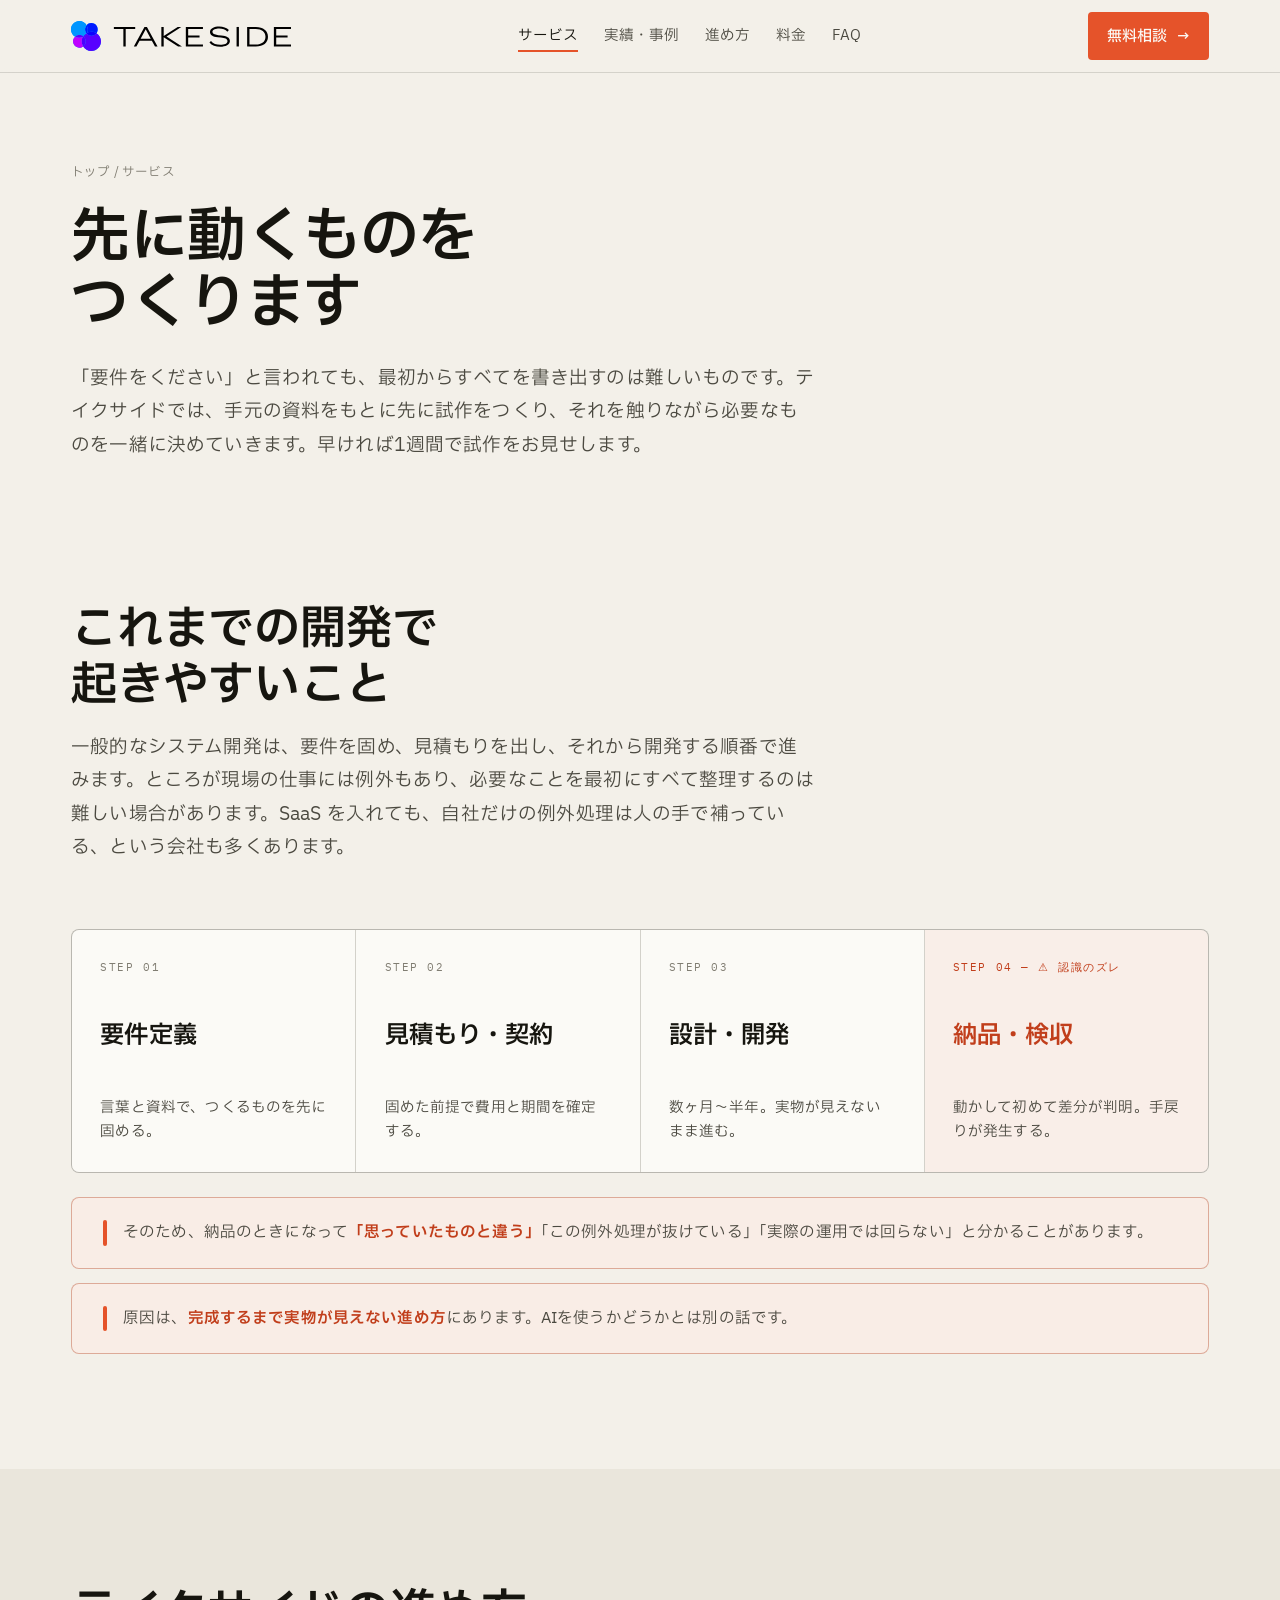
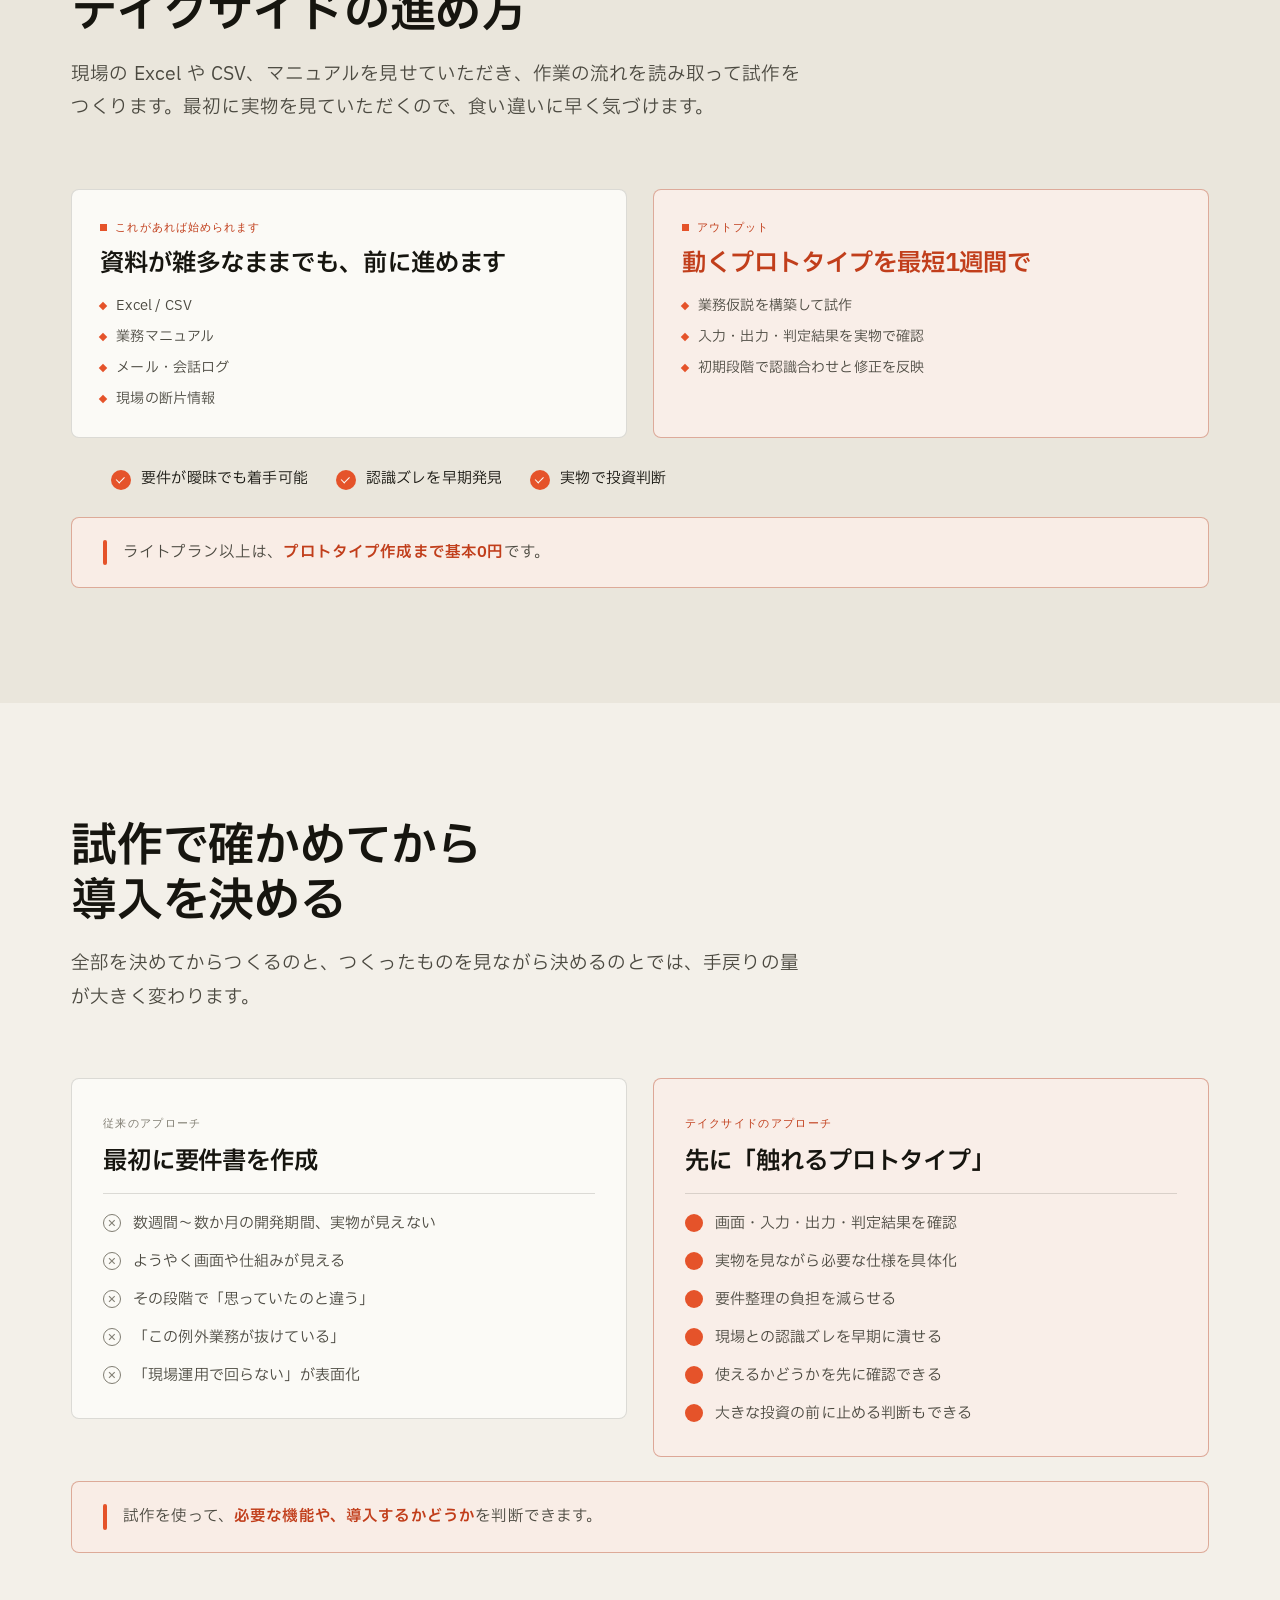
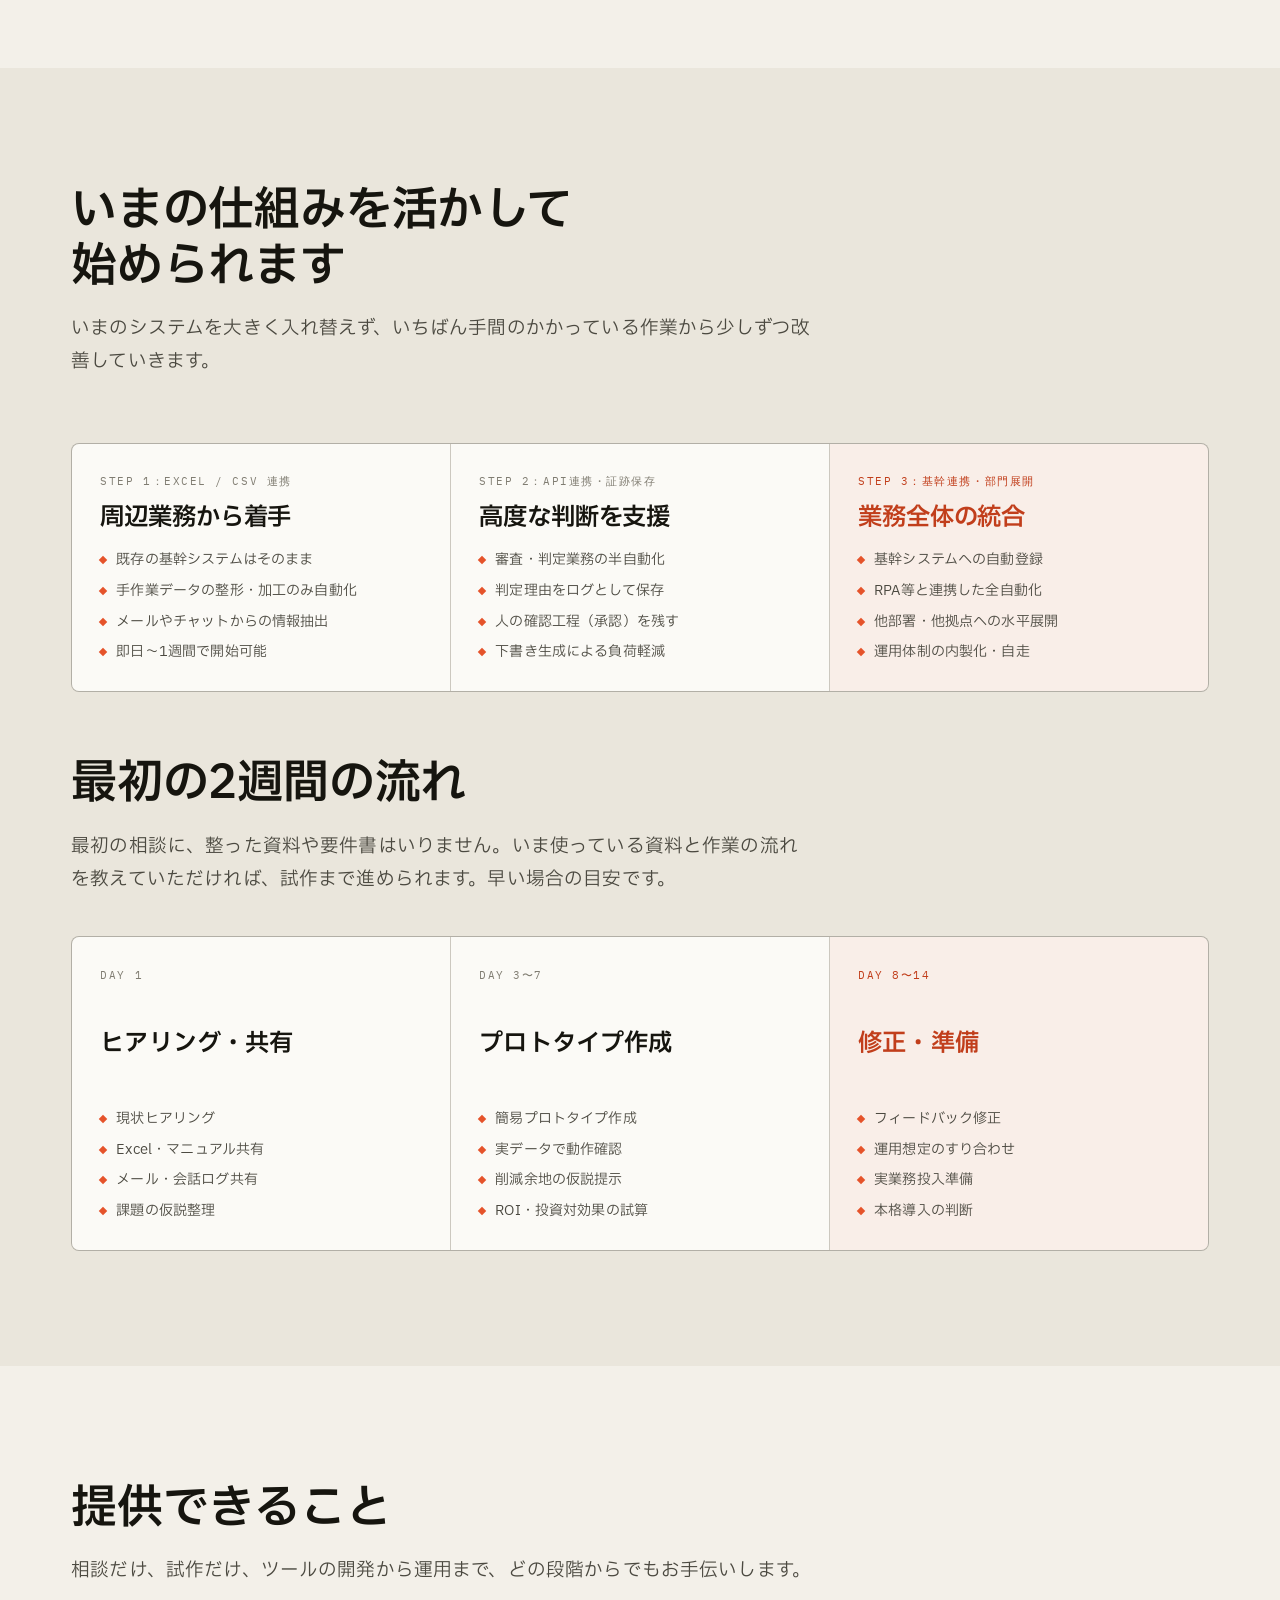
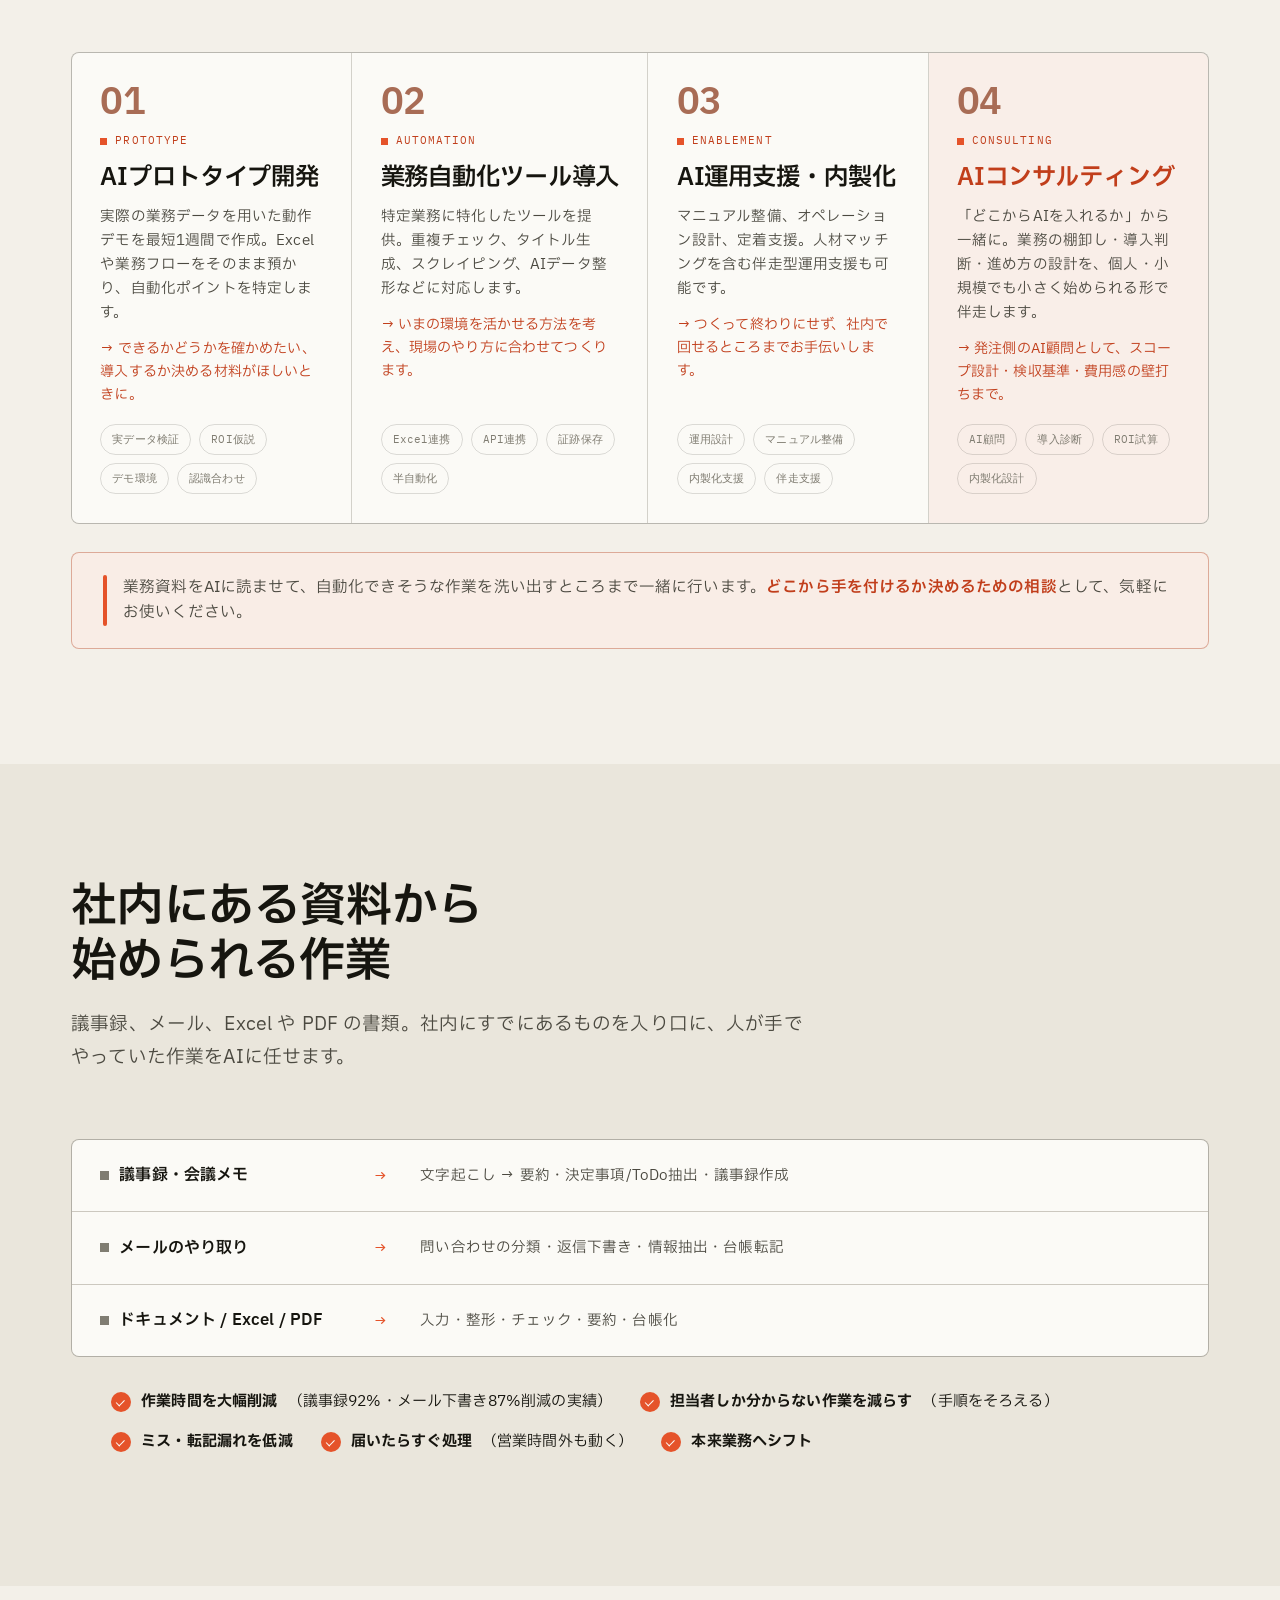
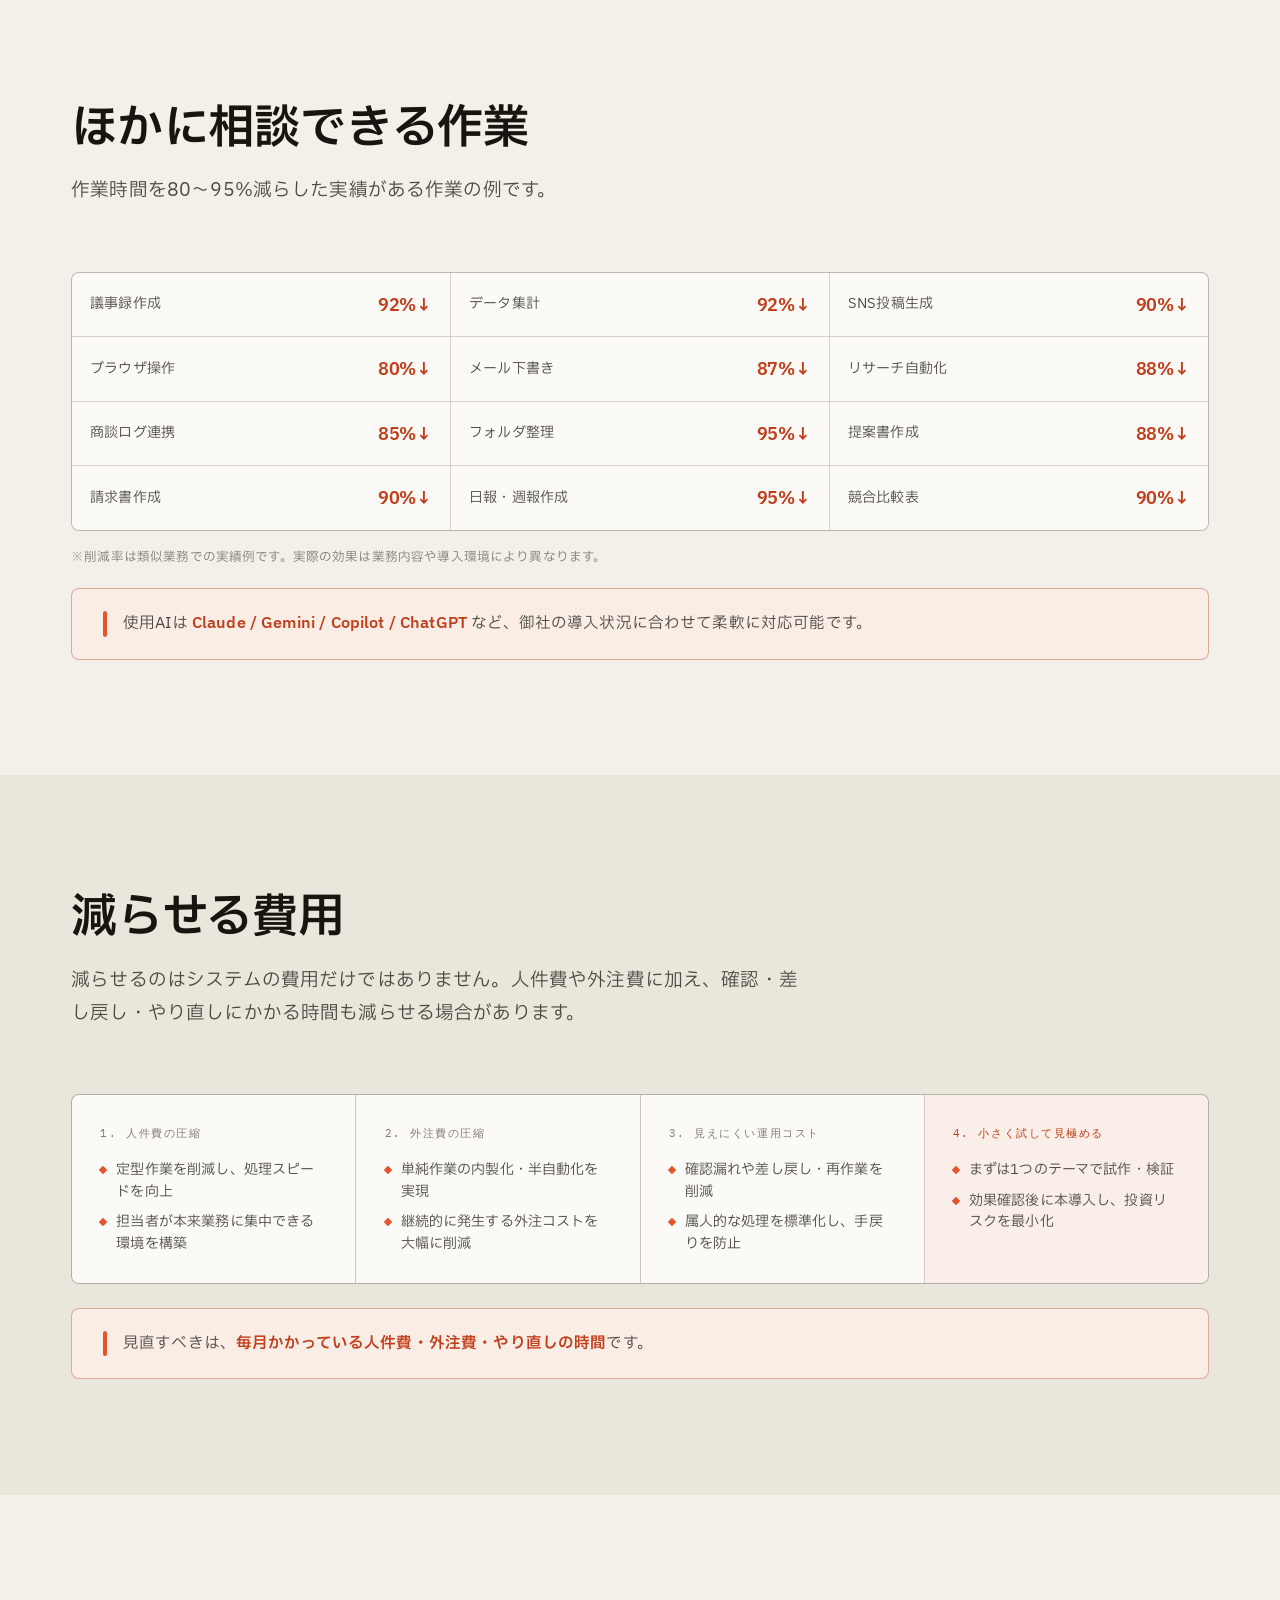
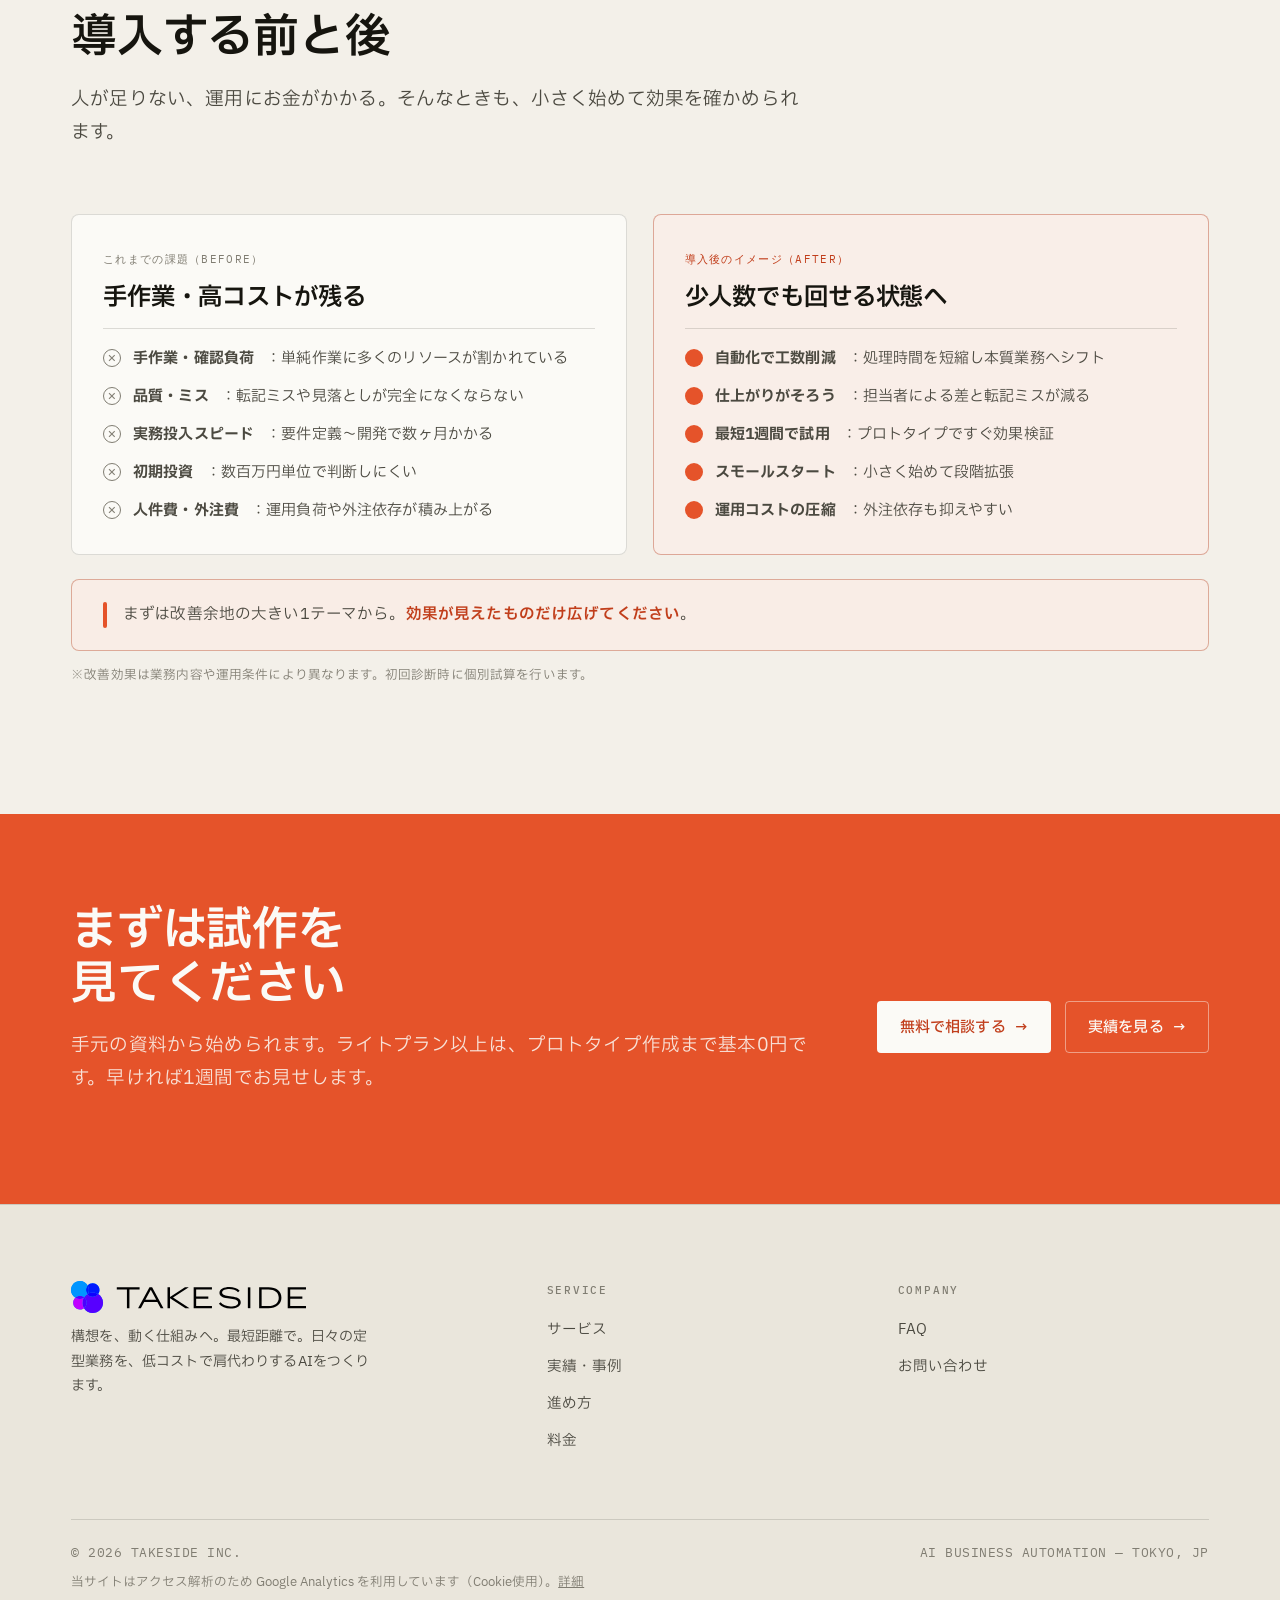
<file: service.html>
<!DOCTYPE html>
<html lang="ja">
<head>
<meta charset="UTF-8" />
<meta name="viewport" content="width=device-width, initial-scale=1.0" />
<!-- Google Analytics (GA4) -->
<script async src="https://www.googletagmanager.com/gtag/js?id=G-G6KXZJPGRD"></script>
<script>
  window.dataLayer = window.dataLayer || [];
  function gtag(){dataLayer.push(arguments);}
  gtag('js', new Date());
  gtag('config', 'G-G6KXZJPGRD');
</script>
<meta name="theme-color" content="#F3F0E9" />
<meta name="description" content="テイクサイドの進め方と提供内容。要件定義から始めず動くプロトタイプで認識ズレを防ぎ、業務に合わせて企画・試作・実装・運用までを柔軟に支援します。" />
<title>サービス（進め方・提供内容）| テイクサイド株式会社</title>
<link rel="canonical" href="https://takeside.co.jp/service.html" />

<!-- OGP / SNS共有 -->
<meta property="og:type" content="website" />
<meta property="og:site_name" content="テイクサイド株式会社" />
<meta property="og:locale" content="ja_JP" />
<meta property="og:url" content="https://takeside.co.jp/service.html" />
<meta property="og:title" content="サービス | テイクサイド株式会社" />
<meta property="og:description" content="テイクサイドの進め方と提供内容。要件定義から始めず動くプロトタイプで認識ズレを防ぎ、業務に合わせて企画・試作・実装・運用までを柔軟に支援します。" />
<meta property="og:image" content="https://takeside.co.jp/og-image.png?v=2" />
<meta property="og:image:width" content="1200" />
<meta property="og:image:height" content="630" />
<meta property="og:image:alt" content="テイクサイド株式会社 — その作業、AIに任せませんか。プロトタイプ作成まで基本0円・最短1週間でデモ。" />

<!-- Twitter / X カード -->
<meta name="twitter:card" content="summary_large_image" />
<meta name="twitter:title" content="サービス | テイクサイド株式会社" />
<meta name="twitter:description" content="テイクサイドの進め方と提供内容。要件定義から始めず動くプロトタイプで認識ズレを防ぎ、業務に合わせて企画・試作・実装・運用までを柔軟に支援します。" />
<meta name="twitter:image" content="https://takeside.co.jp/og-image.png?v=2" />

<link rel="icon" type="image/svg+xml" href="favicon.svg" />
<link rel="icon" type="image/png" sizes="32x32" href="favicon-32.png" />
<link rel="icon" type="image/png" sizes="16x16" href="favicon-16.png" />
<link rel="icon" href="favicon.ico" sizes="any" />
<link rel="apple-touch-icon" href="apple-touch-icon.png" />

<link rel="preconnect" href="https://fonts.googleapis.com" />
<link rel="preconnect" href="https://fonts.gstatic.com" crossorigin />
<link href="https://fonts.googleapis.com/css2?family=IBM+Plex+Mono:wght@400;500;600&family=IBM+Plex+Sans+JP:wght@400;500;600;700&family=IBM+Plex+Sans:wght@400;500;600&display=swap" rel="stylesheet" />
<link rel="stylesheet" href="styles.css" />
<link rel="stylesheet" href="pages.css" />

<!-- 構造化データ（組織情報） -->
<script type="application/ld+json">
{
  "@context": "https://schema.org",
  "@type": "Organization",
  "name": "テイクサイド株式会社",
  "alternateName": "TAKESIDE INC.",
  "url": "https://takeside.co.jp/",
  "logo": "https://takeside.co.jp/logo-takeside-color.png",
  "image": "https://takeside.co.jp/og-image.png?v=2",
  "description": "中小企業向けAI業務自動化・代行 & プロトタイプ・ツール開発。要件定義から始めず、まず動くプロトタイプを作り、実物を見ながら投資判断できる進め方を提供。",
  "email": "takeshi.ishida@takeside.co.jp",
  "address": {
    "@type": "PostalAddress",
    "postalCode": "167-0034",
    "addressRegion": "東京都",
    "addressLocality": "杉並区",
    "streetAddress": "桃井3-7-2-403",
    "addressCountry": "JP"
  },
  "founder": { "@type": "Person", "name": "石田 武士" },
  "knowsAbout": ["AI業務自動化・代行", "プロトタイプ開発", "業務自動化", "AIツール開発"]
}
</script>
</head>
<body>

<!-- ============================ HEADER ============================ -->
<header class="site-header">
  <div class="wrap nav">
    <a class="brand" href="index.html" aria-label="TAKESIDE INC.">
      <img class="brand-logo" src="logo-takeside-color.svg" alt="TAKESIDE INC." width="300" height="41" />
    </a>
    <nav>
      <ul class="nav-links">
        <li><a href="service.html" aria-current="page">サービス</a></li>
        <li><a href="works.html">実績・事例</a></li>
        <li><a href="index.html#process">進め方</a></li>
        <li><a href="pricing.html">料金</a></li>
        <li><a href="contact.html#faq">FAQ</a></li>
        <li class="m-cta"><a href="contact.html#contact">無料相談</a></li>
      </ul>
    </nav>
    <a class="btn btn-primary" href="contact.html#contact">無料相談<span class="arr">→</span></a>
    <button class="btn btn-ghost nav-toggle" aria-label="メニュー" aria-expanded="false">☰</button>
  </div>
</header>

<main>

<!-- ============================ PAGE HERO ============================ -->
<section class="page-hero">
  <div class="wrap">
    <p class="crumbs"><a href="index.html">トップ</a> / サービス</p>
    <h1>先に動くものを<br /><span class="keep">つくります</span></h1>
    <p class="lead">「要件をください」と言われても、最初からすべてを書き出すのは難しいものです。テイクサイドでは、手元の資料をもとに先に試作をつくり、それを触りながら必要なものを一緒に決めていきます。早ければ1週間で試作をお見せします。</p>
  </div>
</section>

<!-- ============================ 01 THE PROBLEM ============================ -->
<section class="section" style="padding-top:clamp(40px,5vw,72px);">
  <div class="wrap">
    <div class="section-head">
      <h2 class="h2">これまでの開発で<br /><span class="keep">起きやすいこと</span></h2>
      <p class="lead">一般的なシステム開発は、要件を固め、見積もりを出し、それから開発する順番で進みます。ところが現場の仕事には例外もあり、必要なことを最初にすべて整理するのは難しい場合があります。SaaS を入れても、自社だけの例外処理は人の手で補っている、という会社も多くあります。</p>
    </div>

    <div class="row-grid c4">
      <div class="cell"><span class="n">Step 01</span><h4>要件定義</h4><p>言葉と資料で、つくるものを先に固める。</p></div>
      <div class="cell"><span class="n">Step 02</span><h4>見積もり・契約</h4><p>固めた前提で費用と期間を確定する。</p></div>
      <div class="cell"><span class="n">Step 03</span><h4>設計・開発</h4><p>数ヶ月〜半年。実物が見えないまま進む。</p></div>
      <div class="cell accent"><span class="n">Step 04 — ⚠ 認識のズレ</span><h4>納品・検収</h4><p>動かして初めて差分が判明。手戻りが発生する。</p></div>
    </div>

    <div class="callout" style="margin-top:24px;">
      <span class="bar"></span>
      <p>そのため、納品のときになって<b>「思っていたものと違う」</b>「この例外処理が抜けている」「実際の運用では回らない」と分かることがあります。</p>
    </div>
    <div class="callout" style="margin-top:14px;">
      <span class="bar"></span>
      <p>原因は、<b>完成するまで実物が見えない進め方</b>にあります。AIを使うかどうかとは別の話です。</p>
    </div>
  </div>
</section>

<!-- ============================ 02 APPROACH ============================ -->
<section class="section usecases">
  <div class="wrap">
    <div class="section-head">
      <h2 class="h2">テイクサイドの進め方</h2>
      <p class="lead">現場の Excel や CSV、マニュアルを見せていただき、作業の流れを読み取って試作をつくります。最初に実物を見ていただくので、食い違いに早く気づけます。</p>
    </div>

    <div class="two-up">
      <div class="cell" style="border:1px solid var(--line);border-radius:8px;">
        <span class="tag">これがあれば始められます</span>
        <h3>資料が雑多なままでも、前に進めます</h3>
        <ul>
          <li>Excel / CSV</li>
          <li>業務マニュアル</li>
          <li>メール・会話ログ</li>
          <li>現場の断片情報</li>
        </ul>
      </div>
      <div class="cell accent" style="border:1px solid color-mix(in srgb,var(--accent) 30%,var(--line));border-radius:8px;">
        <span class="tag">アウトプット</span>
        <h3>動くプロトタイプを最短1週間で</h3>
        <ul>
          <li>業務仮説を構築して試作</li>
          <li>入力・出力・判定結果を実物で確認</li>
          <li>初期段階で認識合わせと修正を反映</li>
        </ul>
      </div>
    </div>

    <ul class="checks">
      <li><span class="tick"></span>要件が曖昧でも着手可能</li>
      <li><span class="tick"></span>認識ズレを早期発見</li>
      <li><span class="tick"></span>実物で投資判断</li>
    </ul>

    <div class="callout" style="margin-top:24px;">
      <span class="bar"></span>
      <p>ライトプラン以上は、<b>プロトタイプ作成まで基本0円</b>です。</p>
    </div>
  </div>
</section>

<!-- ============================ 03 WHY PROTOTYPE FIRST ============================ -->
<section class="section">
  <div class="wrap">
    <div class="section-head">
      <h2 class="h2">試作で確かめてから<br /><span class="keep">導入を決める</span></h2>
      <p class="lead">全部を決めてからつくるのと、つくったものを見ながら決めるのとでは、手戻りの量が大きく変わります。</p>
    </div>

    <div class="compare">
      <div class="comp">
        <span class="badge">従来のアプローチ</span>
        <h3>最初に要件書を作成</h3>
        <ul>
          <li><span class="mk x">✕</span>数週間〜数か月の開発期間、実物が見えない</li>
          <li><span class="mk x">✕</span>ようやく画面や仕組みが見える</li>
          <li><span class="mk x">✕</span>その段階で「思っていたのと違う」</li>
          <li><span class="mk x">✕</span>「この例外業務が抜けている」</li>
          <li><span class="mk x">✕</span>「現場運用で回らない」が表面化</li>
        </ul>
      </div>
      <div class="comp good">
        <span class="badge">テイクサイドのアプローチ</span>
        <h3>先に「触れるプロトタイプ」</h3>
        <ul>
          <li><span class="mk v"></span>画面・入力・出力・判定結果を確認</li>
          <li><span class="mk v"></span>実物を見ながら必要な仕様を具体化</li>
          <li><span class="mk v"></span>要件整理の負担を減らせる</li>
          <li><span class="mk v"></span>現場との認識ズレを早期に潰せる</li>
          <li><span class="mk v"></span>使えるかどうかを先に確認できる</li>
          <li><span class="mk v"></span>大きな投資の前に止める判断もできる</li>
        </ul>
      </div>
    </div>

    <div class="callout" style="margin-top:24px;">
      <span class="bar"></span>
      <p>試作を使って、<b>必要な機能や、導入するかどうか</b>を判断できます。</p>
    </div>
  </div>
</section>

<!-- ============================ 04 ROLLOUT ============================ -->
<section class="section usecases">
  <div class="wrap">
    <div class="section-head">
      <h2 class="h2">いまの仕組みを活かして<br /><span class="keep">始められます</span></h2>
      <p class="lead">いまのシステムを大きく入れ替えず、いちばん手間のかかっている作業から少しずつ改善していきます。</p>
    </div>

    <div class="row-grid c3">
      <div class="cell">
        <span class="n">Step 1：Excel / CSV 連携</span>
        <h3>周辺業務から着手</h3>
        <ul>
          <li>既存の基幹システムはそのまま</li>
          <li>手作業データの整形・加工のみ自動化</li>
          <li>メールやチャットからの情報抽出</li>
          <li>即日〜1週間で開始可能</li>
        </ul>
      </div>
      <div class="cell">
        <span class="n">Step 2：API連携・証跡保存</span>
        <h3>高度な判断を支援</h3>
        <ul>
          <li>審査・判定業務の半自動化</li>
          <li>判定理由をログとして保存</li>
          <li>人の確認工程（承認）を残す</li>
          <li>下書き生成による負荷軽減</li>
        </ul>
      </div>
      <div class="cell accent">
        <span class="n">Step 3：基幹連携・部門展開</span>
        <h3>業務全体の統合</h3>
        <ul>
          <li>基幹システムへの自動登録</li>
          <li>RPA等と連携した全自動化</li>
          <li>他部署・他拠点への水平展開</li>
          <li>運用体制の内製化・自走</li>
        </ul>
      </div>
    </div>

    <div class="section-head" style="margin-top:clamp(40px,5vw,64px);margin-bottom:clamp(28px,3.5vw,40px);">
      <h2 class="h2">最初の2週間の流れ</h2>
      <p class="lead">最初の相談に、整った資料や要件書はいりません。いま使っている資料と作業の流れを教えていただければ、試作まで進められます。早い場合の目安です。</p>
    </div>

    <div class="row-grid c3">
      <div class="cell">
        <span class="n">Day 1</span>
        <h4>ヒアリング・共有</h4>
        <ul>
          <li>現状ヒアリング</li>
          <li>Excel・マニュアル共有</li>
          <li>メール・会話ログ共有</li>
          <li>課題の仮説整理</li>
        </ul>
      </div>
      <div class="cell">
        <span class="n">Day 3〜7</span>
        <h4>プロトタイプ作成</h4>
        <ul>
          <li>簡易プロトタイプ作成</li>
          <li>実データで動作確認</li>
          <li>削減余地の仮説提示</li>
          <li>ROI・投資対効果の試算</li>
        </ul>
      </div>
      <div class="cell accent">
        <span class="n">Day 8〜14</span>
        <h4>修正・準備</h4>
        <ul>
          <li>フィードバック修正</li>
          <li>運用想定のすり合わせ</li>
          <li>実業務投入準備</li>
          <li>本格導入の判断</li>
        </ul>
      </div>
    </div>
  </div>
</section>

<!-- ============================ 05 SOLUTIONS ============================ -->
<section class="section" id="services">
  <div class="wrap">
    <div class="section-head">
      <h2 class="h2">提供できること</h2>
      <p class="lead">相談だけ、試作だけ、ツールの開発から運用まで、どの段階からでもお手伝いします。</p>
    </div>

    <div class="row-grid c4">
      <div class="cell">
        <span class="big-no">01</span>
        <span class="tag">Prototype</span>
        <h3>AIプロトタイプ開発</h3>
        <p>実際の業務データを用いた動作デモを最短1週間で作成。Excelや業務フローをそのまま預かり、自動化ポイントを特定します。</p>
        <p style="color:var(--accent-2);font-size:14px;">→ できるかどうかを確かめたい、導入するか決める材料がほしいときに。</p>
        <div class="chips-row"><span class="chip-mini">実データ検証</span><span class="chip-mini">ROI仮説</span><span class="chip-mini">デモ環境</span><span class="chip-mini">認識合わせ</span></div>
      </div>
      <div class="cell">
        <span class="big-no">02</span>
        <span class="tag">Automation</span>
        <h3>業務自動化ツール導入</h3>
        <p>特定業務に特化したツールを提供。重複チェック、タイトル生成、スクレイピング、AIデータ整形などに対応します。</p>
        <p style="color:var(--accent-2);font-size:14px;">→ いまの環境を活かせる方法を考え、現場のやり方に合わせてつくります。</p>
        <div class="chips-row"><span class="chip-mini">Excel連携</span><span class="chip-mini">API連携</span><span class="chip-mini">証跡保存</span><span class="chip-mini">半自動化</span></div>
      </div>
      <div class="cell">
        <span class="big-no">03</span>
        <span class="tag">Enablement</span>
        <h3>AI運用支援・内製化</h3>
        <p>マニュアル整備、オペレーション設計、定着支援。人材マッチングを含む伴走型運用支援も可能です。</p>
        <p style="color:var(--accent-2);font-size:14px;">→ つくって終わりにせず、社内で回せるところまでお手伝いします。</p>
        <div class="chips-row"><span class="chip-mini">運用設計</span><span class="chip-mini">マニュアル整備</span><span class="chip-mini">内製化支援</span><span class="chip-mini">伴走支援</span></div>
      </div>
      <div class="cell accent">
        <span class="big-no">04</span>
        <span class="tag">Consulting</span>
        <h3>AIコンサルティング</h3>
        <p>「どこからAIを入れるか」から一緒に。業務の棚卸し・導入判断・進め方の設計を、個人・小規模でも小さく始められる形で伴走します。</p>
        <p style="color:var(--accent-2);font-size:14px;">→ 発注側のAI顧問として、スコープ設計・検収基準・費用感の壁打ちまで。</p>
        <div class="chips-row"><span class="chip-mini">AI顧問</span><span class="chip-mini">導入診断</span><span class="chip-mini">ROI試算</span><span class="chip-mini">内製化設計</span></div>
      </div>
    </div>

    <div class="callout" style="margin-top:28px;">
      <span class="bar"></span>
      <p>業務資料をAIに読ませて、自動化できそうな作業を洗い出すところまで一緒に行います。<b>どこから手を付けるか決めるための相談</b>として、気軽にお使いください。</p>
    </div>
  </div>
</section>

<!-- ============================ 06 HOW IT WORKS (AGENT) ============================ -->
<section class="section usecases">
  <div class="wrap">
    <div class="section-head">
      <h2 class="h2">社内にある資料から<br /><span class="keep">始められる作業</span></h2>
      <p class="lead">議事録、メール、Excel や PDF の書類。社内にすでにあるものを入り口に、人が手でやっていた作業をAIに任せます。</p>
    </div>

    <div class="maps">
      <div class="map-row">
        <span class="src"><span class="sq"></span>議事録・会議メモ</span>
        <span class="arr">→</span>
        <span class="res">文字起こし → 要約・決定事項/ToDo抽出・議事録作成</span>
      </div>
      <div class="map-row">
        <span class="src"><span class="sq"></span>メールのやり取り</span>
        <span class="arr">→</span>
        <span class="res">問い合わせの分類・返信下書き・情報抽出・台帳転記</span>
      </div>
      <div class="map-row">
        <span class="src"><span class="sq"></span>ドキュメント / Excel / PDF</span>
        <span class="arr">→</span>
        <span class="res">入力・整形・チェック・要約・台帳化</span>
      </div>
    </div>

    <ul class="checks" style="margin-top:32px;">
      <li><span class="tick"></span><strong>作業時間を大幅削減</strong>（議事録92%・メール下書き87%削減の実績）</li>
      <li><span class="tick"></span><strong>担当者しか分からない作業を減らす</strong>（手順をそろえる）</li>
      <li><span class="tick"></span><strong>ミス・転記漏れを低減</strong></li>
      <li><span class="tick"></span><strong>届いたらすぐ処理</strong>（営業時間外も動く）</li>
      <li><span class="tick"></span><strong>本来業務へシフト</strong></li>
    </ul>
  </div>
</section>

<!-- ============================ 07 TRACK RECORD ============================ -->
<section class="section">
  <div class="wrap">
    <div class="section-head">
      <h2 class="h2">ほかに相談できる作業</h2>
      <p class="lead">作業時間を80〜95%減らした実績がある作業の例です。</p>
    </div>

    <div class="reduce-grid">
      <div class="reduce-cell"><span class="nm">議事録作成</span><span class="rt">92%↓</span></div>
      <div class="reduce-cell"><span class="nm">データ集計</span><span class="rt">92%↓</span></div>
      <div class="reduce-cell"><span class="nm">SNS投稿生成</span><span class="rt">90%↓</span></div>
      <div class="reduce-cell"><span class="nm">ブラウザ操作</span><span class="rt">80%↓</span></div>
      <div class="reduce-cell"><span class="nm">メール下書き</span><span class="rt">87%↓</span></div>
      <div class="reduce-cell"><span class="nm">リサーチ自動化</span><span class="rt">88%↓</span></div>
      <div class="reduce-cell"><span class="nm">商談ログ連携</span><span class="rt">85%↓</span></div>
      <div class="reduce-cell"><span class="nm">フォルダ整理</span><span class="rt">95%↓</span></div>
      <div class="reduce-cell"><span class="nm">提案書作成</span><span class="rt">88%↓</span></div>
      <div class="reduce-cell"><span class="nm">請求書作成</span><span class="rt">90%↓</span></div>
      <div class="reduce-cell"><span class="nm">日報・週報作成</span><span class="rt">95%↓</span></div>
      <div class="reduce-cell"><span class="nm">競合比較表</span><span class="rt">90%↓</span></div>
    </div>
    <p class="cases-note" style="margin-top:16px;">※削減率は類似業務での実績例です。実際の効果は業務内容や導入環境により異なります。</p>

    <div class="callout" style="margin-top:20px;">
      <span class="bar"></span>
      <p>使用AIは <b>Claude / Gemini / Copilot / ChatGPT</b> など、御社の導入状況に合わせて柔軟に対応可能です。</p>
    </div>
  </div>
</section>

<!-- ============================ 08 COST REDUCTION ============================ -->
<section class="section usecases">
  <div class="wrap">
    <div class="section-head">
      <h2 class="h2">減らせる費用</h2>
      <p class="lead">減らせるのはシステムの費用だけではありません。人件費や外注費に加え、確認・差し戻し・やり直しにかかる時間も減らせる場合があります。</p>
    </div>

    <div class="row-grid c4">
      <div class="cell">
        <span class="n">1. 人件費の圧縮</span>
        <ul>
          <li>定型作業を削減し、処理スピードを向上</li>
          <li>担当者が本来業務に集中できる環境を構築</li>
        </ul>
      </div>
      <div class="cell">
        <span class="n">2. 外注費の圧縮</span>
        <ul>
          <li>単純作業の内製化・半自動化を実現</li>
          <li>継続的に発生する外注コストを大幅に削減</li>
        </ul>
      </div>
      <div class="cell">
        <span class="n">3. 見えにくい運用コスト</span>
        <ul>
          <li>確認漏れや差し戻し・再作業を削減</li>
          <li>属人的な処理を標準化し、手戻りを防止</li>
        </ul>
      </div>
      <div class="cell accent">
        <span class="n">4. 小さく試して見極める</span>
        <ul>
          <li>まずは1つのテーマで試作・検証</li>
          <li>効果確認後に本導入し、投資リスクを最小化</li>
        </ul>
      </div>
    </div>

    <div class="callout" style="margin-top:24px;">
      <span class="bar"></span>
      <p>見直すべきは、<b>毎月かかっている人件費・外注費・やり直しの時間</b>です。</p>
    </div>
  </div>
</section>

<!-- ============================ 09 BEFORE / AFTER ============================ -->
<section class="section">
  <div class="wrap">
    <div class="section-head">
      <h2 class="h2">導入する前と後</h2>
      <p class="lead">人が足りない、運用にお金がかかる。そんなときも、小さく始めて効果を確かめられます。</p>
    </div>

    <div class="compare">
      <div class="comp">
        <span class="badge">これまでの課題（Before）</span>
        <h3>手作業・高コストが残る</h3>
        <ul>
          <li><span class="mk x">✕</span><strong>手作業・確認負荷</strong>：単純作業に多くのリソースが割かれている</li>
          <li><span class="mk x">✕</span><strong>品質・ミス</strong>：転記ミスや見落としが完全になくならない</li>
          <li><span class="mk x">✕</span><strong>実務投入スピード</strong>：要件定義〜開発で数ヶ月かかる</li>
          <li><span class="mk x">✕</span><strong>初期投資</strong>：数百万円単位で判断しにくい</li>
          <li><span class="mk x">✕</span><strong>人件費・外注費</strong>：運用負荷や外注依存が積み上がる</li>
        </ul>
      </div>
      <div class="comp good">
        <span class="badge">導入後のイメージ（After）</span>
        <h3>少人数でも回せる状態へ</h3>
        <ul>
          <li><span class="mk v"></span><strong>自動化で工数削減</strong>：処理時間を短縮し本質業務へシフト</li>
          <li><span class="mk v"></span><strong>仕上がりがそろう</strong>：担当者による差と転記ミスが減る</li>
          <li><span class="mk v"></span><strong>最短1週間で試用</strong>：プロトタイプですぐ効果検証</li>
          <li><span class="mk v"></span><strong>スモールスタート</strong>：小さく始めて段階拡張</li>
          <li><span class="mk v"></span><strong>運用コストの圧縮</strong>：外注依存も抑えやすい</li>
        </ul>
      </div>
    </div>

    <div class="callout" style="margin-top:24px;">
      <span class="bar"></span>
      <p>まずは改善余地の大きい1テーマから。<b>効果が見えたものだけ広げてください</b>。</p>
    </div>
    <p class="cases-note" style="margin-top:14px;">※改善効果は業務内容や運用条件により異なります。初回診断時に個別試算を行います。</p>
  </div>
</section>

<!-- ============================ CTA BAND ============================ -->
<section class="cta-band">
  <div class="wrap cta-inner">
    <div>
      <h2>まずは試作を<br /><span class="keep">見てください</span></h2>
      <p class="lead">手元の資料から始められます。ライトプラン以上は、プロトタイプ作成まで基本0円です。早ければ1週間でお見せします。</p>
    </div>
    <div class="hero-cta">
      <a class="btn btn-primary" href="contact.html#contact">無料で相談する<span class="arr">→</span></a>
      <a class="btn btn-ghost" href="works.html">実績を見る<span class="arr">→</span></a>
    </div>
  </div>
</section>

</main>

<!-- ============================ FOOTER ============================ -->
<footer class="site-footer">
  <div class="wrap">
    <div class="foot-grid">
      <div class="foot-brand">
        <a class="brand" href="index.html" aria-label="TAKESIDE INC.">
          <img class="brand-logo" src="logo-takeside-color.svg" alt="TAKESIDE INC." width="300" height="41" loading="lazy" />
        </a>
        <p>構想を、動く仕組みへ。最短距離で。日々の定型業務を、低コストで肩代わりするAIをつくります。</p>
      </div>
      <div class="foot-col">
        <h4>Service</h4>
        <ul>
          <li><a href="service.html">サービス</a></li>
          <li><a href="works.html">実績・事例</a></li>
          <li><a href="index.html#process">進め方</a></li>
          <li><a href="pricing.html">料金</a></li>
        </ul>
      </div>
      <div class="foot-col">
        <h4>Company</h4>
        <ul>
          <li><a href="contact.html#faq">FAQ</a></li>
          <li><a href="contact.html#contact">お問い合わせ</a></li>
        </ul>
      </div>
    </div>
    <div class="foot-bottom">
      <small>© 2026 TAKESIDE INC.</small>
      <small>AI BUSINESS AUTOMATION — TOKYO, JP</small>
    </div>
    <p class="foot-bottom" style="border-top:none;padding-top:0;margin-top:8px;"><small style="font-family:var(--font-jp);letter-spacing:0;">当サイトはアクセス解析のため Google Analytics を利用しています（Cookie使用）。<a href="https://policies.google.com/technologies/partner-sites" target="_blank" rel="noopener" style="color:inherit;text-decoration:underline;">詳細</a></small></p>
  </div>
</footer>

<!-- ============================ MOBILE STICKY CTA ============================ -->
<div class="mobile-cta">
  <a class="btn btn-primary" href="contact.html#contact">無料で相談する<span class="arr">&rarr;</span></a>
</div>


<!-- ============================ SCRIPT ============================ -->
<script>
  (function () {
    var els = document.querySelectorAll('.reveal');
    if ('IntersectionObserver' in window) {
      var io = new IntersectionObserver(function (entries) {
        entries.forEach(function (en) { if (en.isIntersecting) { en.target.classList.add('in'); io.unobserve(en.target); } });
      }, { threshold: 0.12, rootMargin: '0px 0px -8% 0px' });
      els.forEach(function (e, i) { e.style.transitionDelay = (Math.min(i % 4, 3) * 70) + 'ms'; io.observe(e); });
    } else {
      els.forEach(function (e) { e.classList.add('in'); });
    }
    var tgl = document.querySelector('.nav-toggle');
    var hdr = document.querySelector('.site-header');
    if (tgl && hdr) {
      tgl.addEventListener('click', function () {
        var open = hdr.classList.toggle('nav-open');
        tgl.setAttribute('aria-expanded', open ? 'true' : 'false');
        tgl.textContent = open ? '✕' : '☰';
      });
    }
  })();
</script>

</body>
</html>
</file>
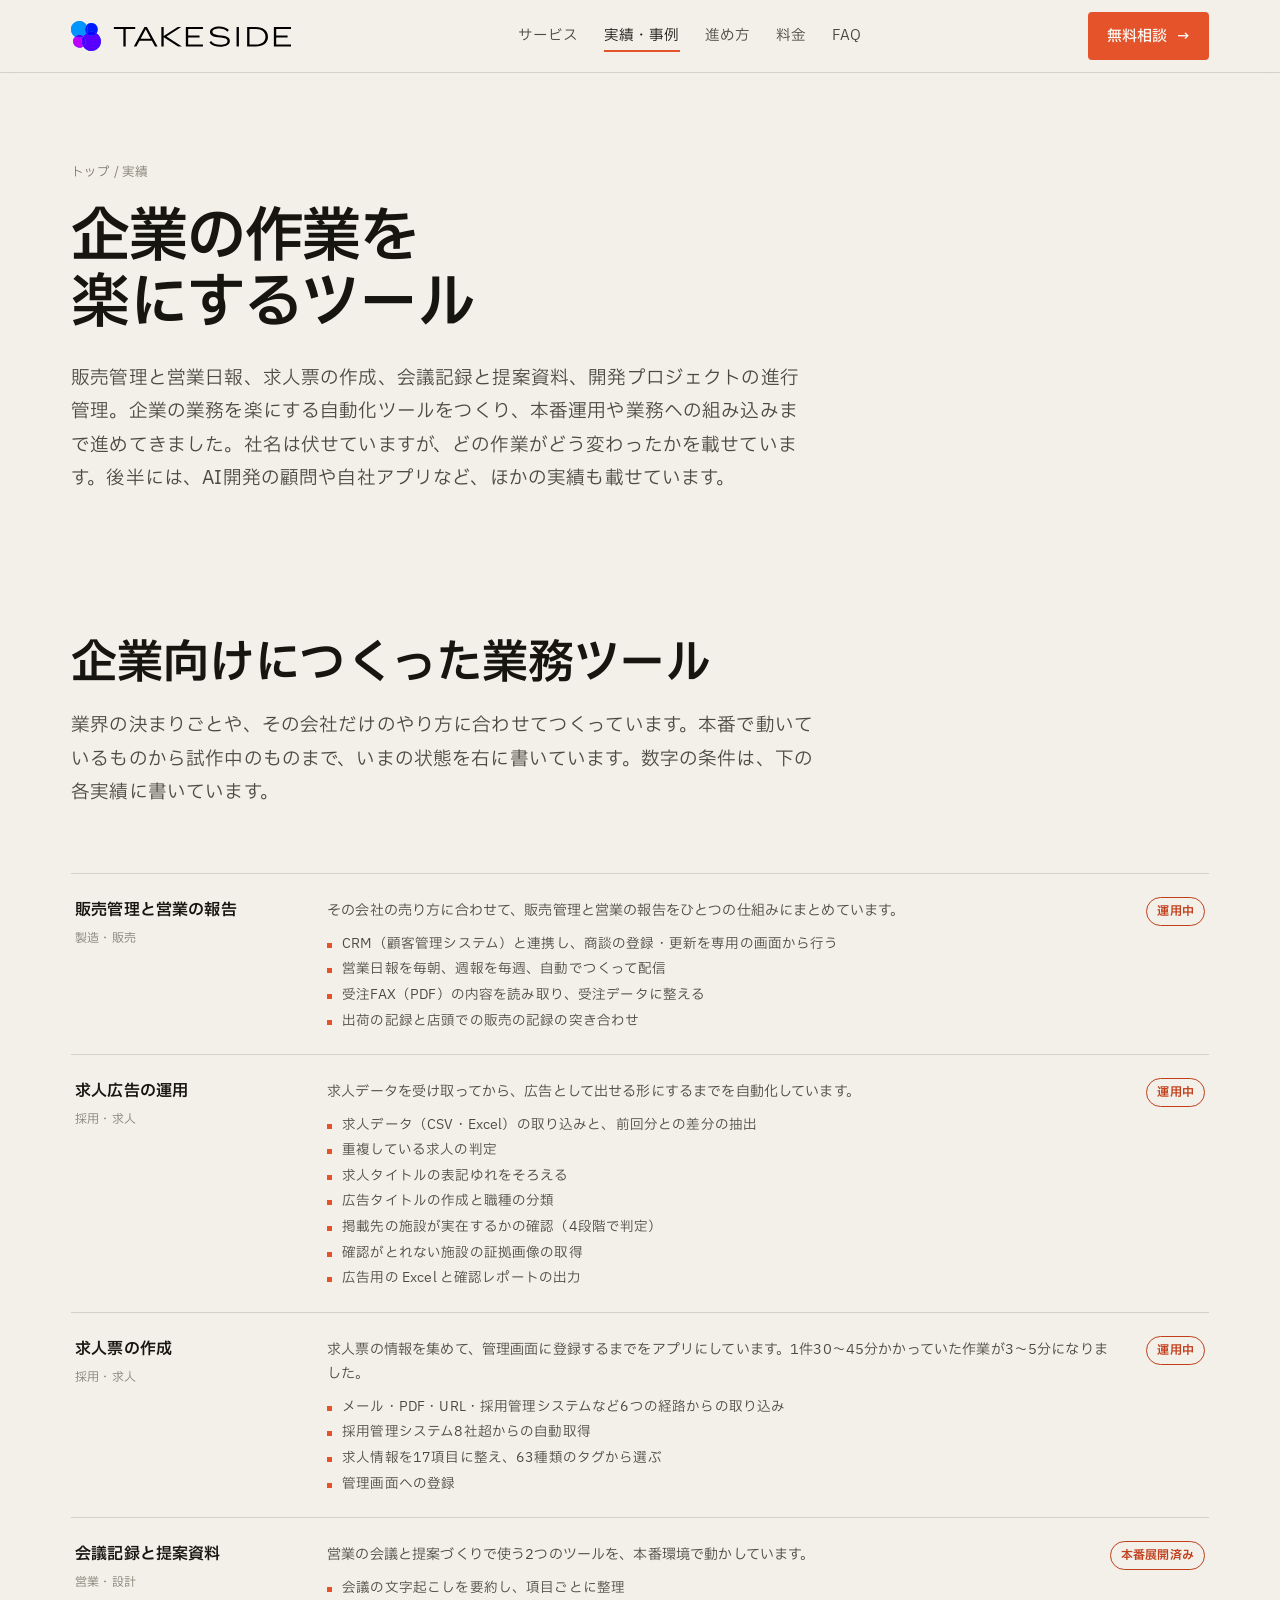
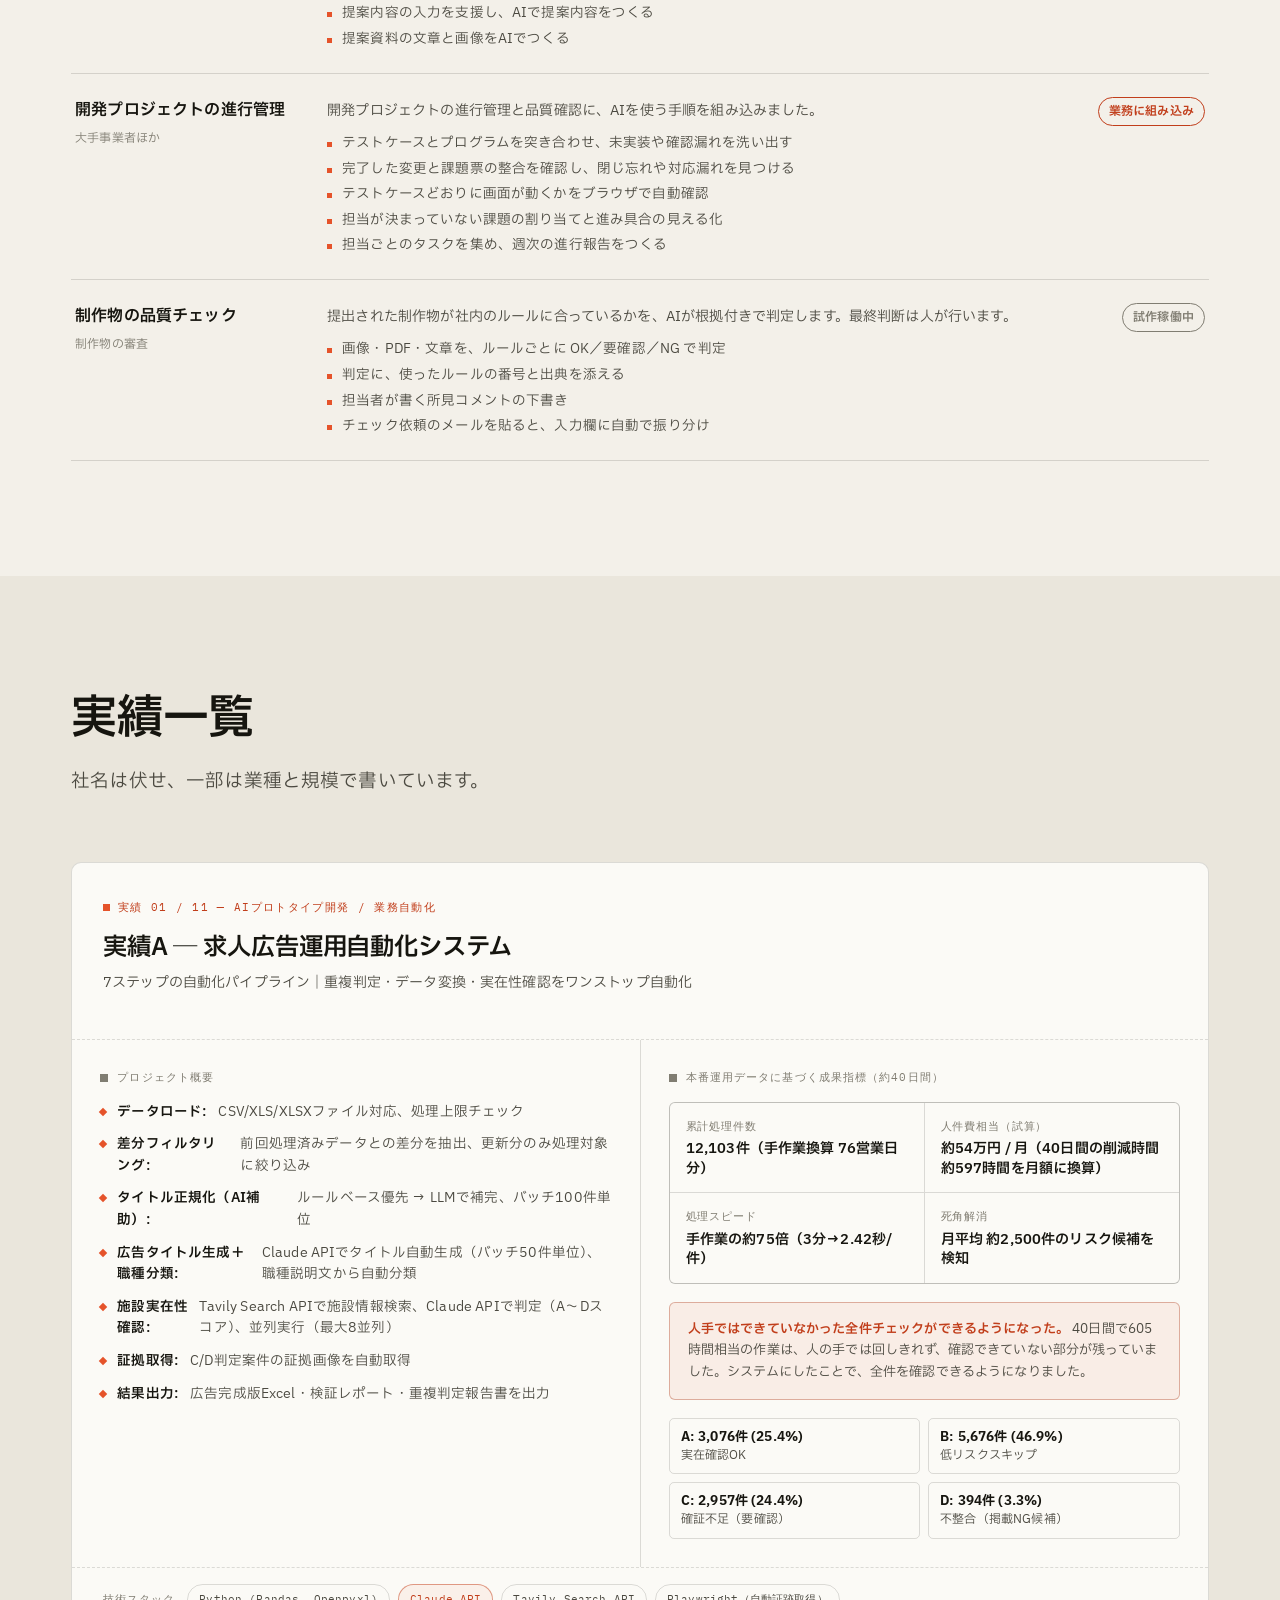
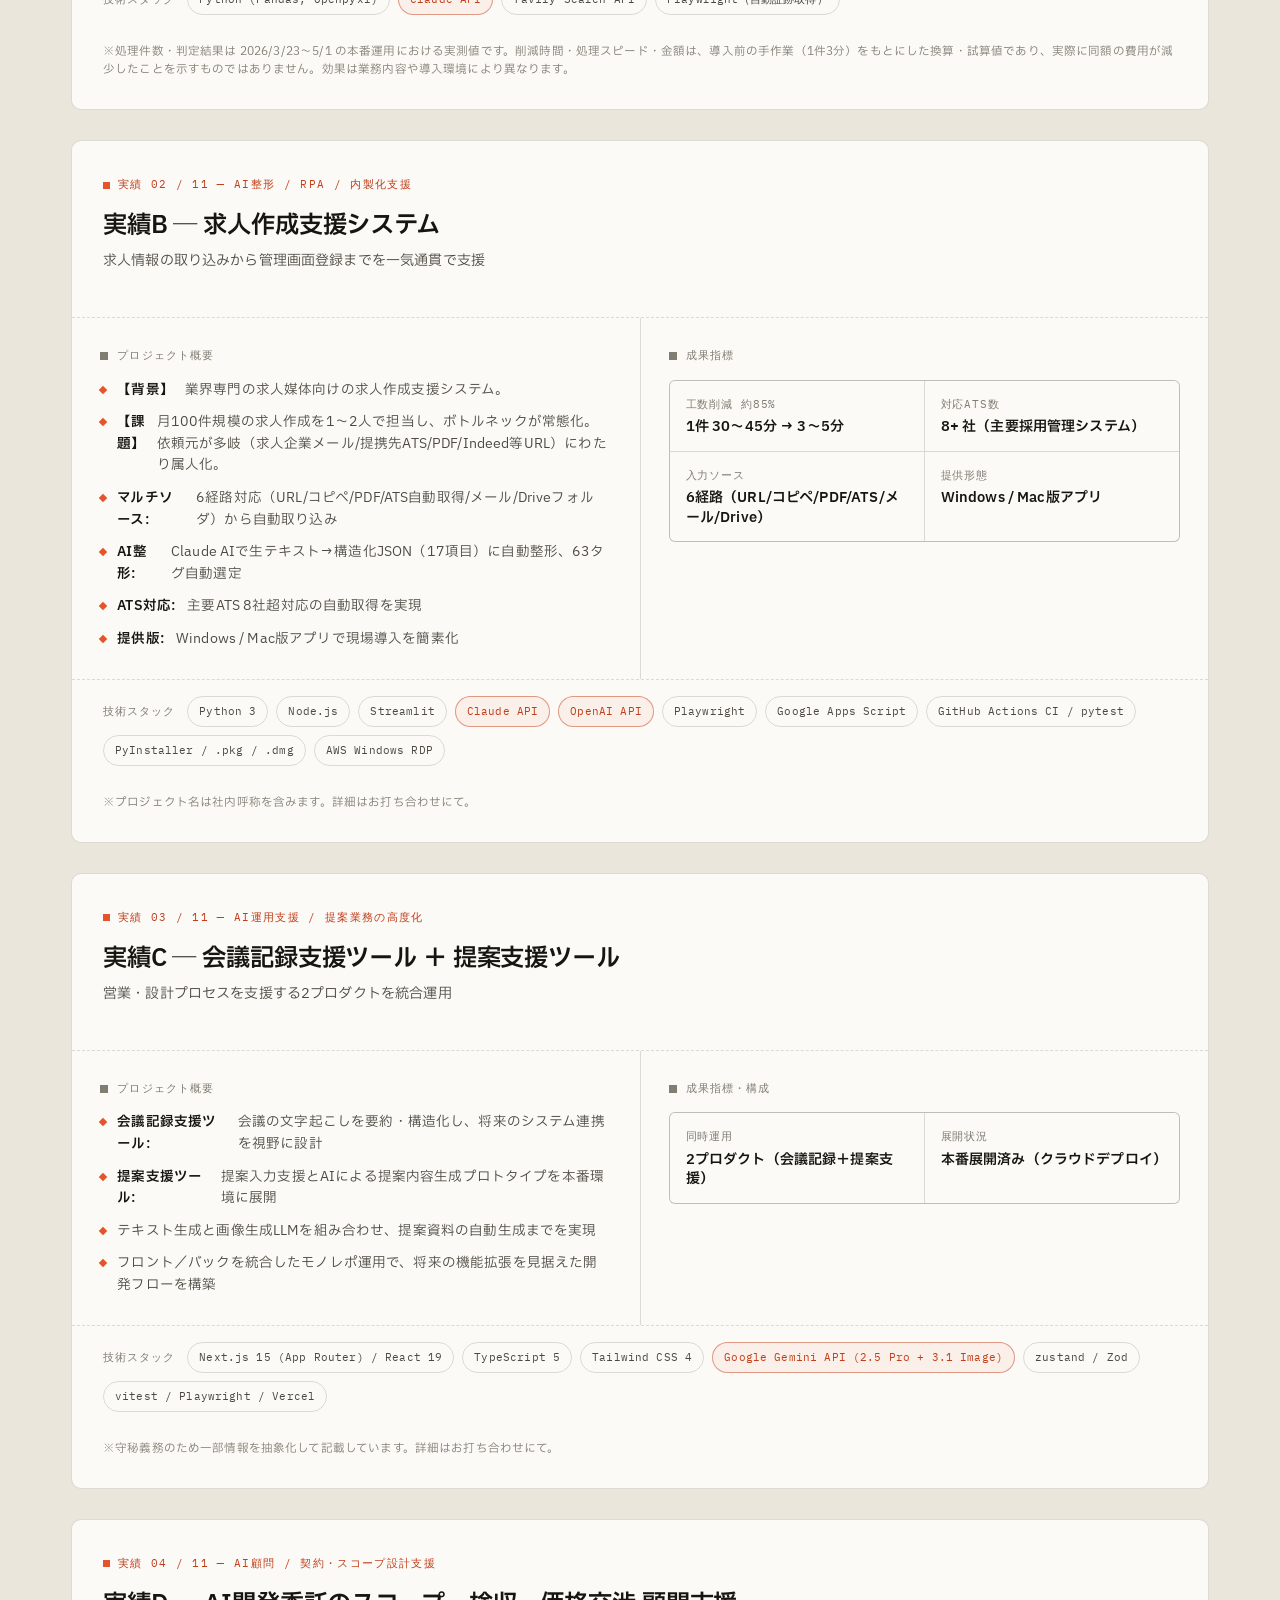
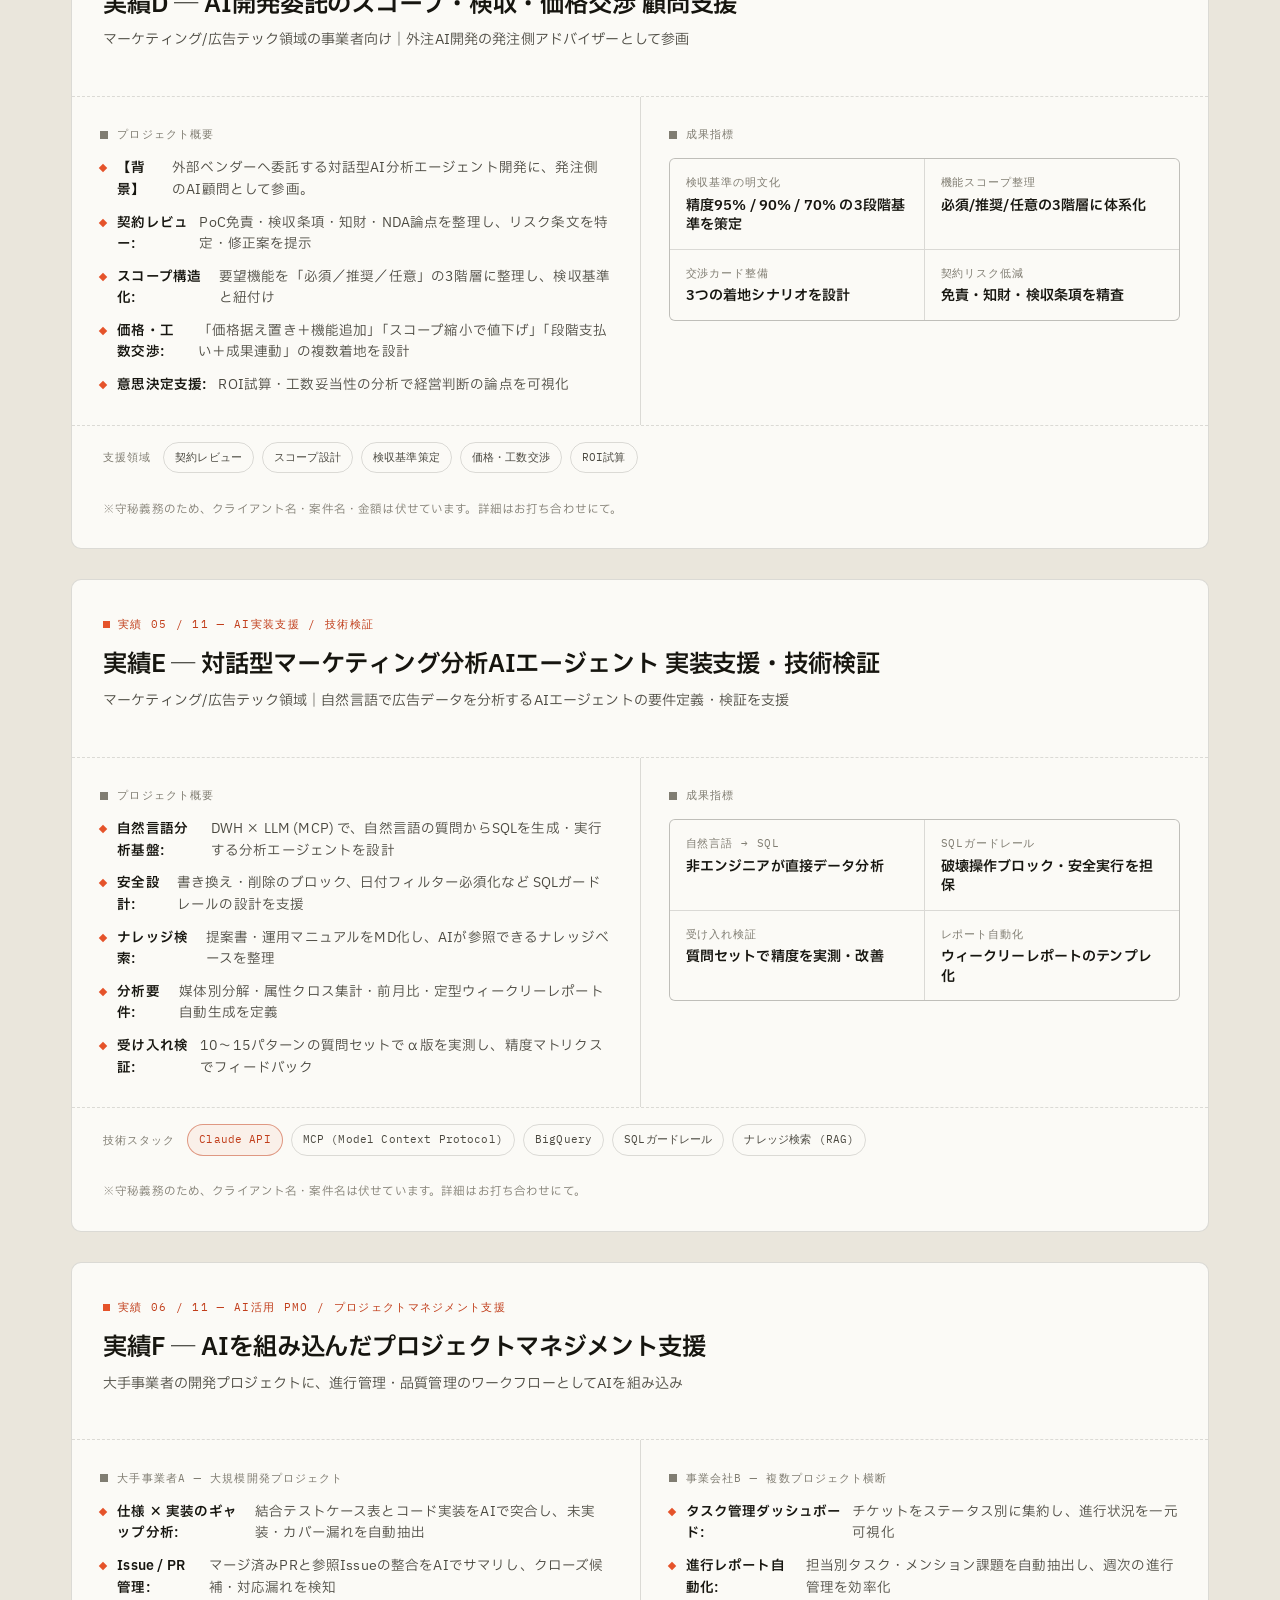
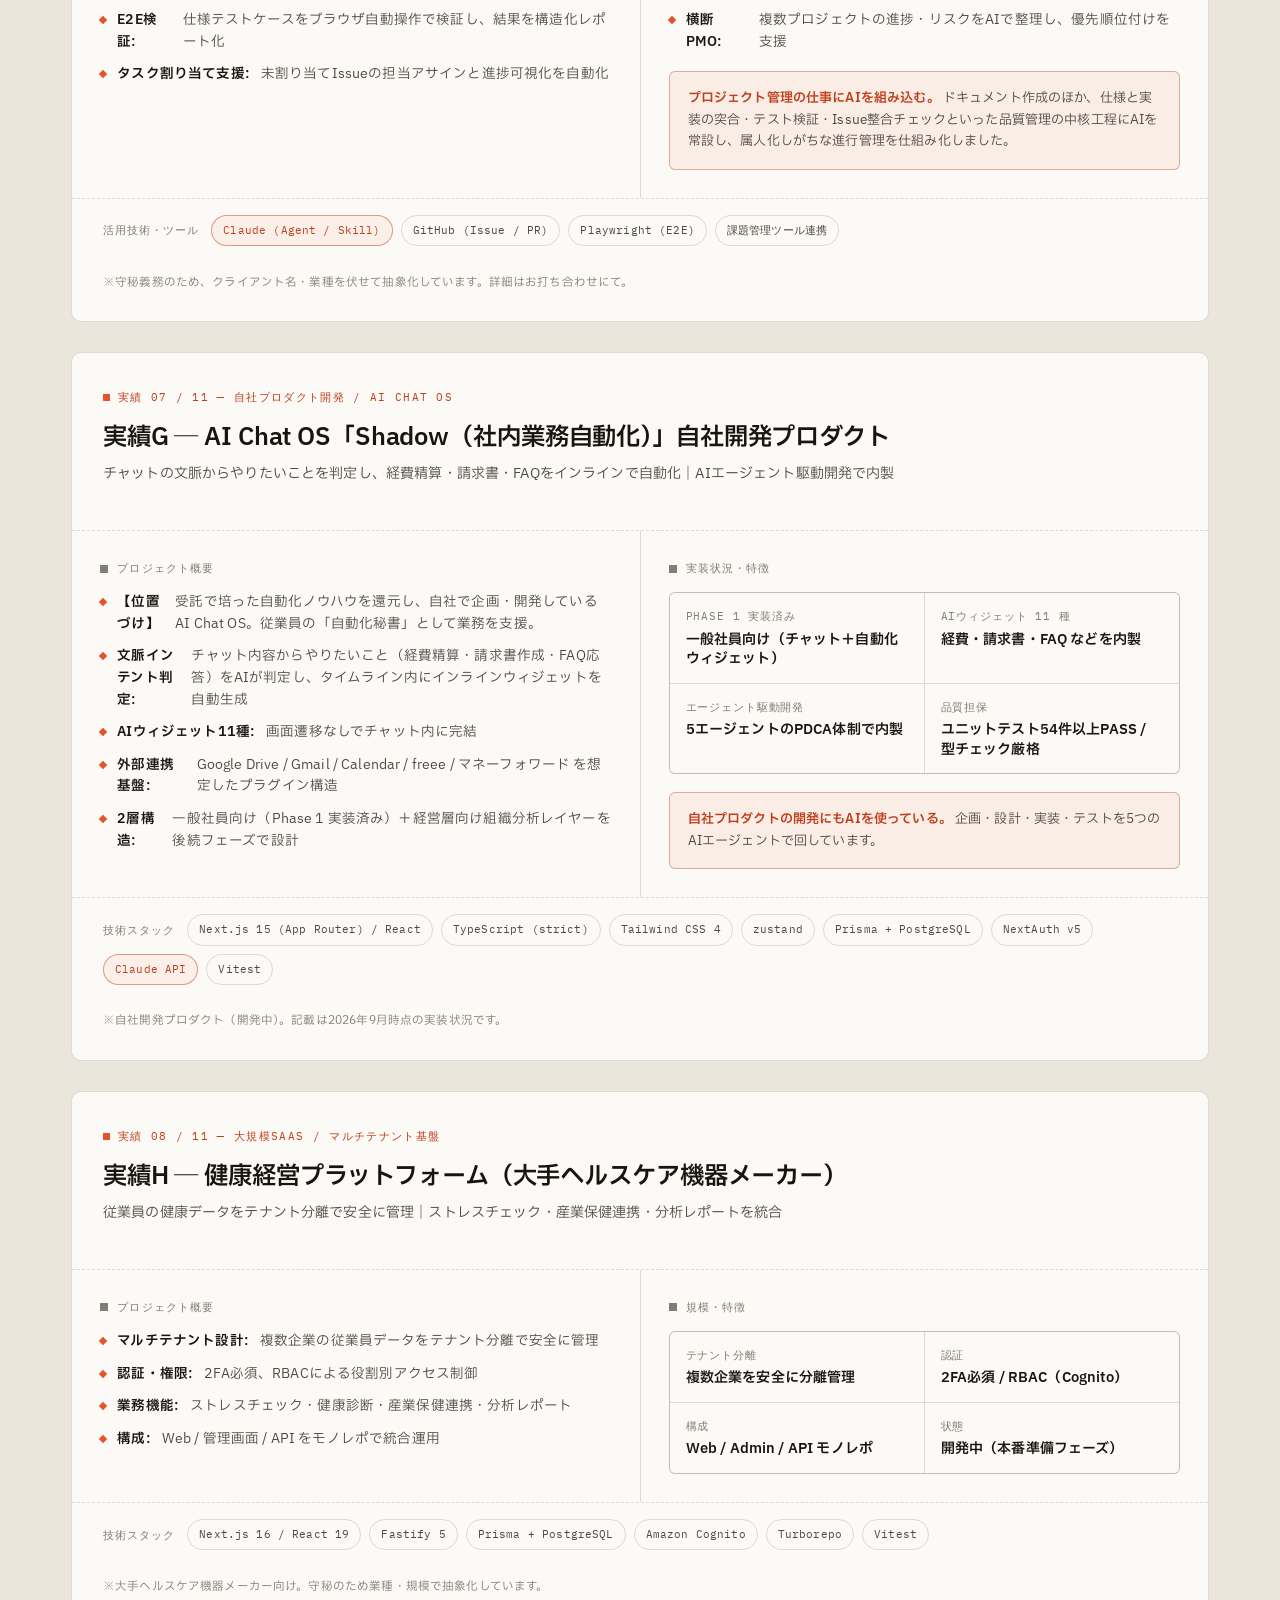
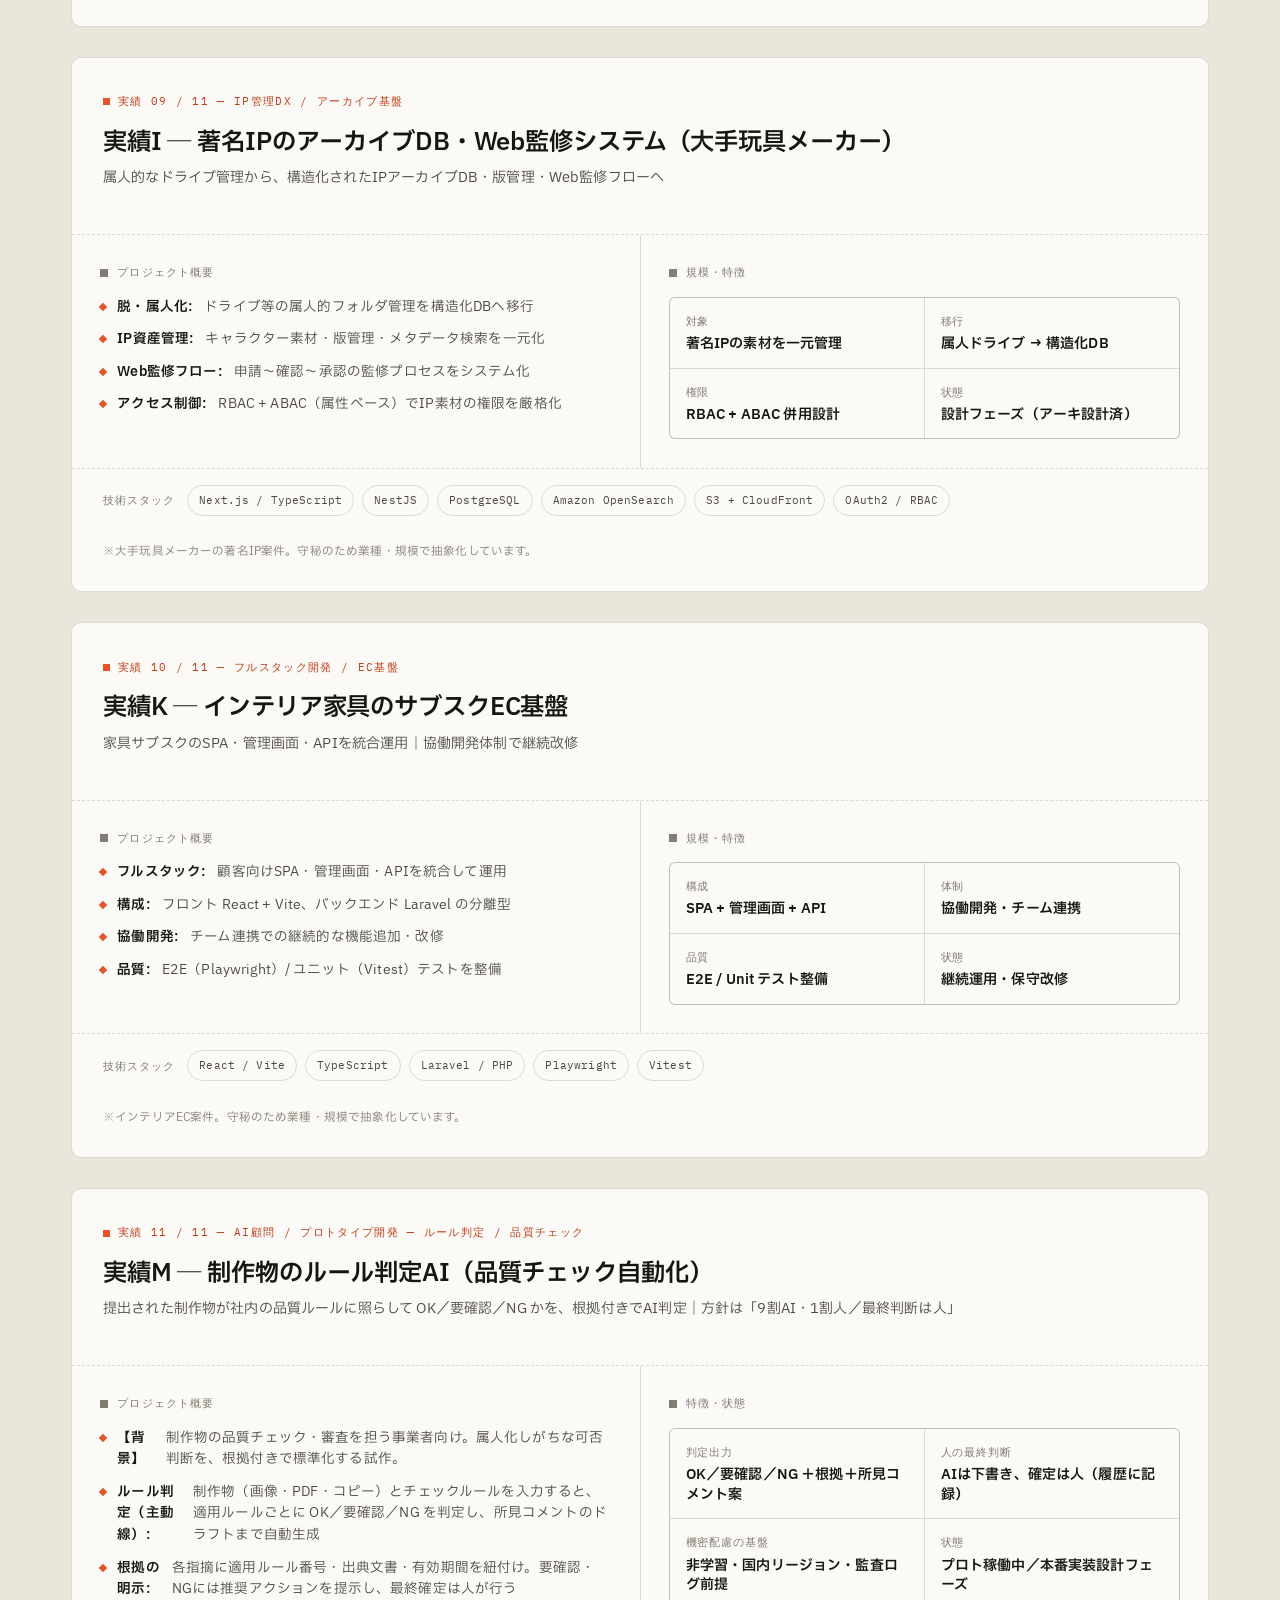
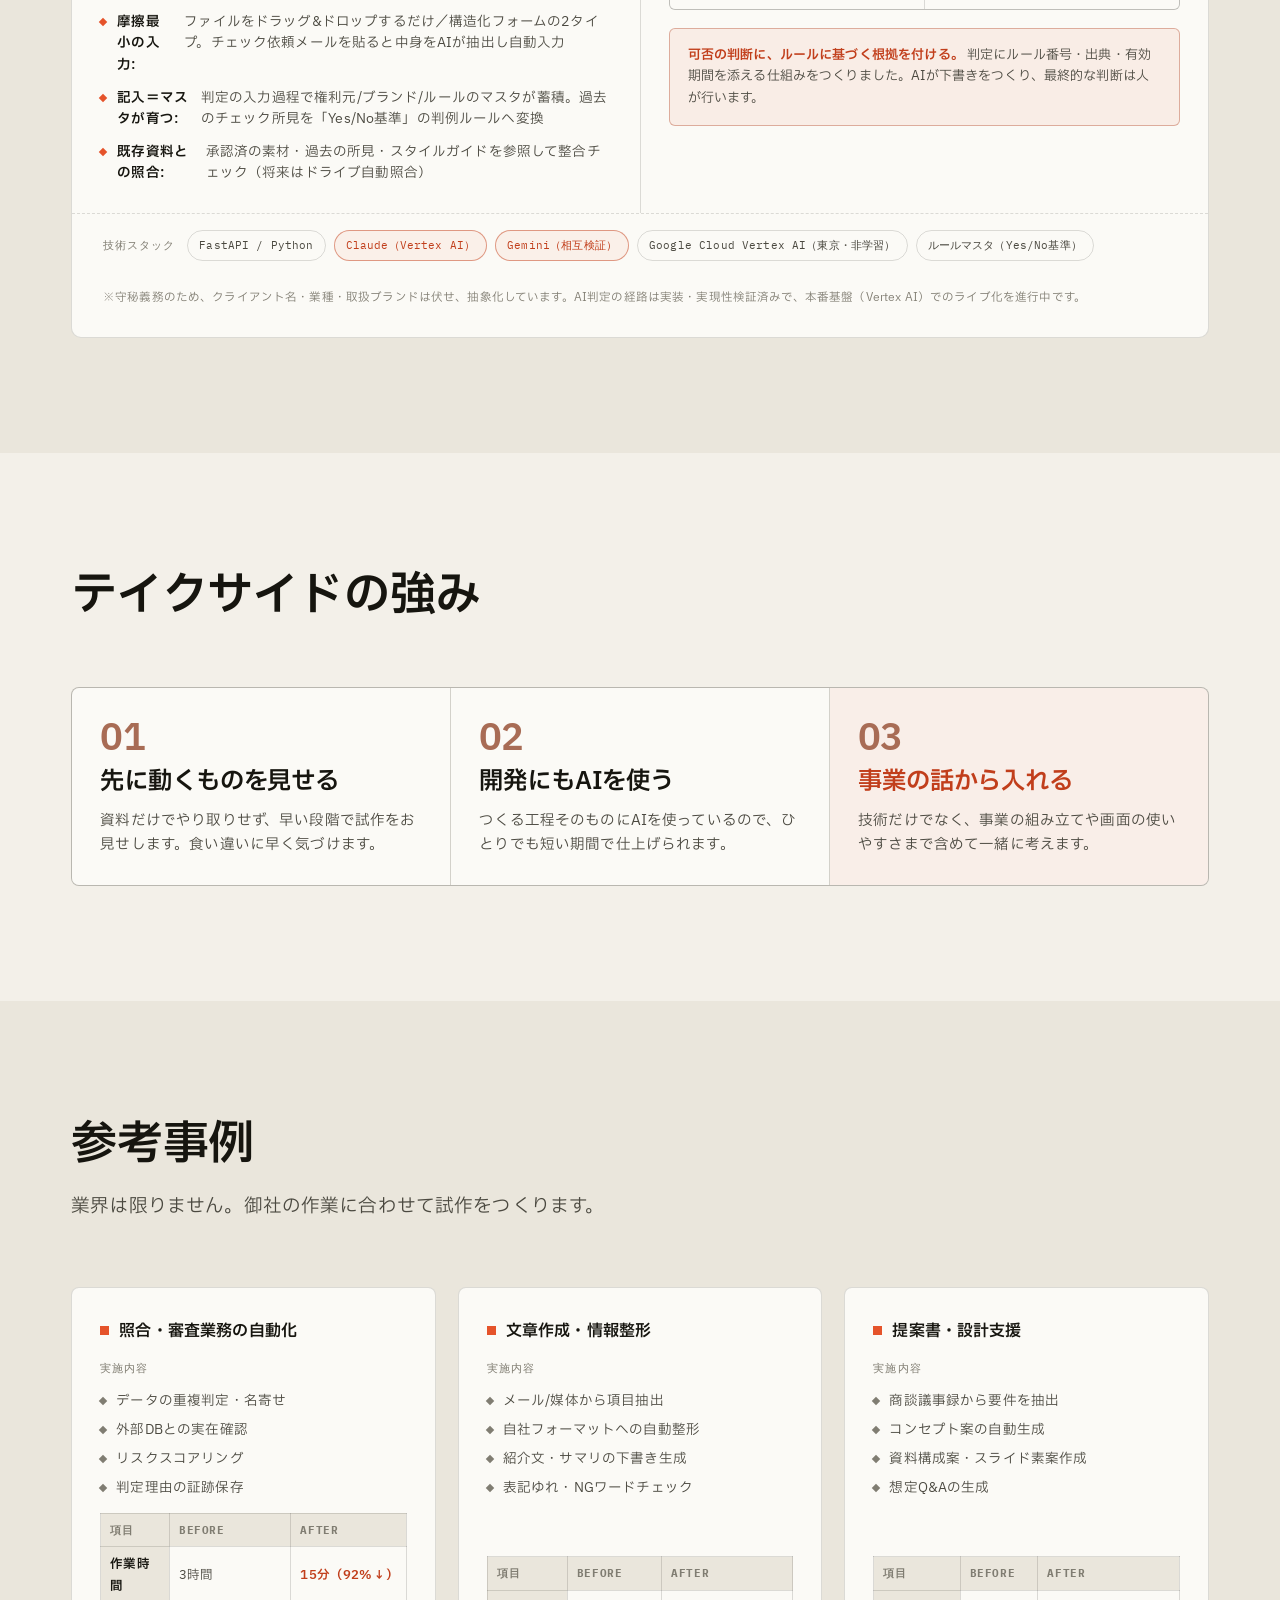
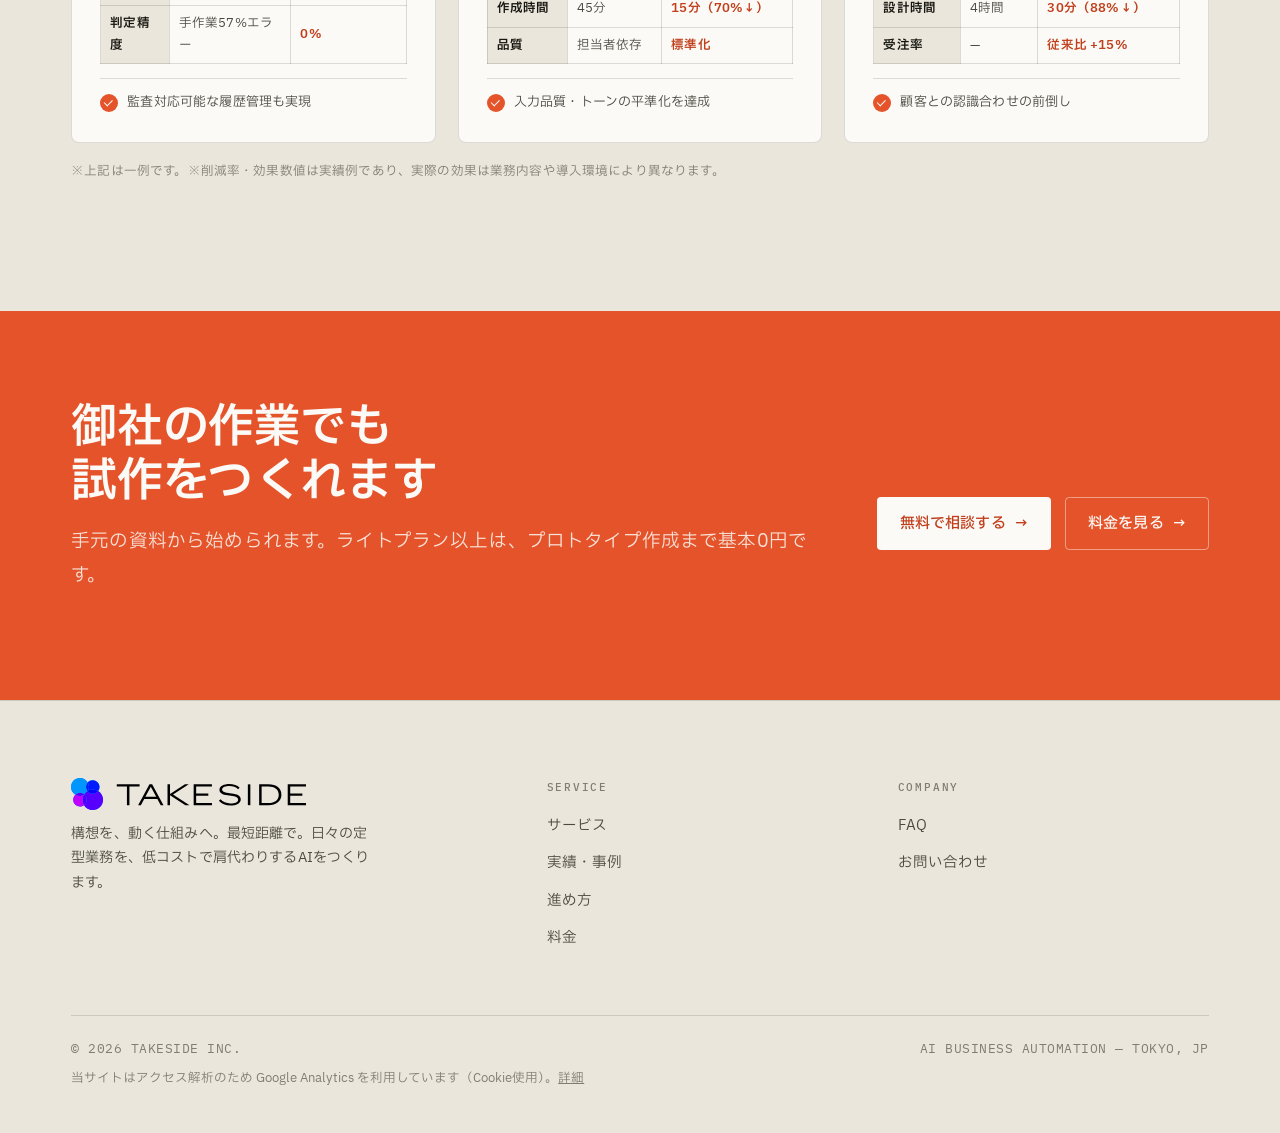
<file: works.html>
<!DOCTYPE html>
<html lang="ja">
<head>
<meta charset="UTF-8" />
<meta name="viewport" content="width=device-width, initial-scale=1.0" />
<!-- Google Analytics (GA4) -->
<script async src="https://www.googletagmanager.com/gtag/js?id=G-G6KXZJPGRD"></script>
<script>
  window.dataLayer = window.dataLayer || [];
  function gtag(){dataLayer.push(arguments);}
  gtag('js', new Date());
  gtag('config', 'G-G6KXZJPGRD');
</script>
<meta name="theme-color" content="#F3F0E9" />
<meta name="description" content="販売管理と営業日報、求人票の作成、会議記録と提案資料、開発プロジェクトの進行管理など、企業の業務を楽にする自動化ツールをつくり、本番運用や業務への組み込みまで進めてきた実績です。社名は伏せて載せています。" />
<title>実績・事例 | テイクサイド株式会社</title>
<link rel="canonical" href="https://takeside.co.jp/works.html" />

<!-- OGP / SNS共有 -->
<meta property="og:type" content="website" />
<meta property="og:site_name" content="テイクサイド株式会社" />
<meta property="og:locale" content="ja_JP" />
<meta property="og:url" content="https://takeside.co.jp/works.html" />
<meta property="og:title" content="実績・事例 | テイクサイド株式会社" />
<meta property="og:description" content="販売管理と営業日報、求人票の作成、会議記録と提案資料、開発プロジェクトの進行管理など、企業の業務を楽にする自動化ツールをつくり、本番運用や業務への組み込みまで進めてきた実績です。社名は伏せて載せています。" />
<meta property="og:image" content="https://takeside.co.jp/og-image.png?v=2" />
<meta property="og:image:width" content="1200" />
<meta property="og:image:height" content="630" />
<meta property="og:image:alt" content="テイクサイド株式会社 — その作業、AIに任せませんか。プロトタイプ作成まで基本0円・最短1週間でデモ。" />

<!-- Twitter / X カード -->
<meta name="twitter:card" content="summary_large_image" />
<meta name="twitter:title" content="実績・事例 | テイクサイド株式会社" />
<meta name="twitter:description" content="販売管理と営業日報、求人票の作成、会議記録と提案資料、開発プロジェクトの進行管理など、企業の業務を楽にする自動化ツールをつくり、本番運用や業務への組み込みまで進めてきた実績です。社名は伏せて載せています。" />
<meta name="twitter:image" content="https://takeside.co.jp/og-image.png?v=2" />

<link rel="icon" type="image/svg+xml" href="favicon.svg" />
<link rel="icon" type="image/png" sizes="32x32" href="favicon-32.png" />
<link rel="icon" type="image/png" sizes="16x16" href="favicon-16.png" />
<link rel="icon" href="favicon.ico" sizes="any" />
<link rel="apple-touch-icon" href="apple-touch-icon.png" />

<link rel="preconnect" href="https://fonts.googleapis.com" />
<link rel="preconnect" href="https://fonts.gstatic.com" crossorigin />
<link href="https://fonts.googleapis.com/css2?family=IBM+Plex+Mono:wght@400;500;600&family=IBM+Plex+Sans+JP:wght@400;500;600;700&family=IBM+Plex+Sans:wght@400;500;600&display=swap" rel="stylesheet" />
<link rel="stylesheet" href="styles.css" />
<link rel="stylesheet" href="pages.css" />

<!-- 構造化データ（組織情報） -->
<script type="application/ld+json">
{
  "@context": "https://schema.org",
  "@type": "Organization",
  "name": "テイクサイド株式会社",
  "alternateName": "TAKESIDE INC.",
  "url": "https://takeside.co.jp/",
  "logo": "https://takeside.co.jp/logo-takeside-color.png",
  "image": "https://takeside.co.jp/og-image.png?v=2",
  "description": "中小企業向けAI業務自動化・代行 & プロトタイプ・ツール開発。要件定義から始めず、まず動くプロトタイプを作り、実物を見ながら投資判断できる進め方を提供。",
  "email": "takeshi.ishida@takeside.co.jp",
  "address": {
    "@type": "PostalAddress",
    "postalCode": "167-0034",
    "addressRegion": "東京都",
    "addressLocality": "杉並区",
    "streetAddress": "桃井3-7-2-403",
    "addressCountry": "JP"
  },
  "founder": { "@type": "Person", "name": "石田 武士" },
  "knowsAbout": ["AI業務自動化・代行", "プロトタイプ開発", "業務自動化", "AIツール開発"]
}
</script>
</head>
<body>

<!-- ============================ HEADER ============================ -->
<header class="site-header">
  <div class="wrap nav">
    <a class="brand" href="index.html" aria-label="TAKESIDE INC.">
      <img class="brand-logo" src="logo-takeside-color.svg" alt="TAKESIDE INC." width="300" height="41" />
    </a>
    <nav>
      <ul class="nav-links">
        <li><a href="service.html">サービス</a></li>
        <li><a href="works.html" aria-current="page">実績・事例</a></li>
        <li><a href="index.html#process">進め方</a></li>
        <li><a href="pricing.html">料金</a></li>
        <li><a href="contact.html#faq">FAQ</a></li>
        <li class="m-cta"><a href="contact.html#contact">無料相談</a></li>
      </ul>
    </nav>
    <a class="btn btn-primary" href="contact.html#contact">無料相談<span class="arr">→</span></a>
    <button class="btn btn-ghost nav-toggle" aria-label="メニュー" aria-expanded="false">☰</button>
  </div>
</header>

<main>

<!-- ============================ PAGE HERO ============================ -->
<section class="page-hero">
  <div class="wrap">
    <p class="crumbs"><a href="index.html">トップ</a> / 実績</p>
    <h1>企業の作業を<br /><span class="keep">楽にするツール</span></h1>
    <p class="lead">販売管理と営業日報、求人票の作成、会議記録と提案資料、開発プロジェクトの進行管理。企業の業務を楽にする自動化ツールをつくり、本番運用や業務への組み込みまで進めてきました。社名は伏せていますが、どの作業がどう変わったかを載せています。後半には、AI開発の顧問や自社アプリなど、ほかの実績も載せています。</p>
  </div>
</section>

<!-- ============================ TOOLS IN USE ============================ -->
<!-- 社名は出せないため、「企業の業務に入っている」ことを作業名と状態で示す。状態は各実績の記述どおりに書く -->
<section class="section" style="padding-top:clamp(40px,5vw,72px);">
  <div class="wrap">
    <div class="section-head">
      <h2 class="h2">企業向けにつくった<span class="keep">業務ツール</span></h2>
      <p class="lead">業界の決まりごとや、その会社だけのやり方に合わせてつくっています。本番で動いているものから試作中のものまで、いまの状態を右に書いています。数字の条件は、下の各実績に書いています。</p>
    </div>
    <ul class="tools" role="list">
      <!-- 社名・個別の数字は出さない約束の案件。詳細記事は作らず、一覧にだけ載せる -->
      <li><div class="tl-row">
        <span class="tl-job"><span class="tl-name">販売管理と<span class="keep">営業の報告</span></span><small>製造・販売</small></span>
        <div class="tl-what"><span class="tl-lead">その会社の売り方に合わせて、販売管理と営業の報告をひとつの仕組みにまとめています。</span><ul class="tl-tasks" role="list"><li>CRM（顧客管理システム）と連携し、商談の登録・更新を専用の画面から行う</li><li>営業日報を毎朝、週報を毎週、自動でつくって配信</li><li>受注FAX（PDF）の内容を読み取り、受注データに整える</li><li>出荷の記録と店頭での販売の記録の突き合わせ</li></ul></div>
        <span class="tl-state">運用中</span>
      </div></li>
      <li><a href="#work-a">
        <span class="tl-job"><span class="tl-name">求人広告の<span class="keep">運用</span></span><small>採用・求人</small></span>
        <div class="tl-what"><span class="tl-lead">求人データを受け取ってから、広告として出せる形にするまでを自動化しています。</span><ul class="tl-tasks" role="list"><li>求人データ（CSV・Excel）の取り込みと、前回分との差分の抽出</li><li>重複している求人の判定</li><li>求人タイトルの表記ゆれをそろえる</li><li>広告タイトルの作成と職種の分類</li><li>掲載先の施設が実在するかの確認（4段階で判定）</li><li>確認がとれない施設の証拠画像の取得</li><li>広告用の Excel と確認レポートの出力</li></ul></div>
        <span class="tl-state">運用中</span>
      </a></li>
      <li><a href="#work-b">
        <span class="tl-job"><span class="tl-name">求人票の<span class="keep">作成</span></span><small>採用・求人</small></span>
        <div class="tl-what"><span class="tl-lead">求人票の情報を集めて、管理画面に登録するまでをアプリにしています。1件30〜45分かかっていた作業が3〜5分になりました。</span><ul class="tl-tasks" role="list"><li>メール・PDF・URL・採用管理システムなど6つの経路からの取り込み</li><li>採用管理システム8社超からの自動取得</li><li>求人情報を17項目に整え、63種類のタグから選ぶ</li><li>管理画面への登録</li></ul></div>
        <span class="tl-state">運用中</span>
      </a></li>
      <li><a href="#work-c">
        <span class="tl-job"><span class="tl-name">会議記録と<span class="keep">提案資料</span></span><small>営業・設計</small></span>
        <div class="tl-what"><span class="tl-lead">営業の会議と提案づくりで使う2つのツールを、本番環境で動かしています。</span><ul class="tl-tasks" role="list"><li>会議の文字起こしを要約し、項目ごとに整理</li><li>提案内容の入力を支援し、AIで提案内容をつくる</li><li>提案資料の文章と画像をAIでつくる</li></ul></div>
        <span class="tl-state">本番展開済み</span>
      </a></li>
      <li><a href="#work-f">
        <span class="tl-job"><span class="tl-name">開発プロジェクトの<span class="keep">進行管理</span></span><small>大手事業者ほか</small></span>
        <div class="tl-what"><span class="tl-lead">開発プロジェクトの進行管理と品質確認に、AIを使う手順を組み込みました。</span><ul class="tl-tasks" role="list"><li>テストケースとプログラムを突き合わせ、未実装や確認漏れを洗い出す</li><li>完了した変更と課題票の整合を確認し、閉じ忘れや対応漏れを見つける</li><li>テストケースどおりに画面が動くかをブラウザで自動確認</li><li>担当が決まっていない課題の割り当てと進み具合の見える化</li><li>担当ごとのタスクを集め、週次の進行報告をつくる</li></ul></div>
        <span class="tl-state">業務に組み込み</span>
      </a></li>
      <li><a href="#work-m">
        <span class="tl-job"><span class="tl-name">制作物の<span class="keep">品質チェック</span></span><small>制作物の審査</small></span>
        <div class="tl-what"><span class="tl-lead">提出された制作物が社内のルールに合っているかを、AIが根拠付きで判定します。最終判断は人が行います。</span><ul class="tl-tasks" role="list"><li>画像・PDF・文章を、ルールごとに OK／要確認／NG で判定</li><li>判定に、使ったルールの番号と出典を添える</li><li>担当者が書く所見コメントの下書き</li><li>チェック依頼のメールを貼ると、入力欄に自動で振り分け</li></ul></div>
        <span class="tl-state is-proto">試作稼働中</span>
      </a></li>
    </ul>
  </div>
</section>

<!-- ============================ CASE STUDIES ============================ -->
<section class="section usecases">
  <div class="wrap">
    <div class="section-head">
      <h2 class="h2">実績一覧</h2>
      <p class="lead">社名は伏せ、一部は業種と規模で書いています。</p>
    </div>

    <div class="work-list">

      <!-- 01 / 11 -->
      <article class="work-detail reveal" id="work-a">
        <div class="wd-head">
          <span class="wd-cat">実績 01 / 11 ─ AIプロトタイプ開発 / 業務自動化</span>
          <h3 class="wd-title">実績A ─ 求人広告運用自動化システム</h3>
          <p class="wd-sub">7ステップの自動化パイプライン｜重複判定・データ変換・実在性確認をワンストップ自動化</p>
        </div>
        <div class="wd-body">
          <div class="wd-panel">
            <span class="wd-panel-head">プロジェクト概要</span>
            <ul class="wd-list">
              <li><strong>データロード:</strong> CSV/XLS/XLSXファイル対応、処理上限チェック</li>
              <li><strong>差分フィルタリング:</strong> 前回処理済みデータとの差分を抽出、更新分のみ処理対象に絞り込み</li>
              <li><strong>タイトル正規化（AI補助）:</strong> ルールベース優先 → LLMで補完、バッチ100件単位</li>
              <li><strong>広告タイトル生成＋職種分類:</strong> Claude APIでタイトル自動生成（バッチ50件単位）、職種説明文から自動分類</li>
              <li><strong>施設実在性確認:</strong> Tavily Search APIで施設情報検索、Claude APIで判定（A〜Dスコア）、並列実行（最大8並列）</li>
              <li><strong>証拠取得:</strong> C/D判定案件の証拠画像を自動取得</li>
              <li><strong>結果出力:</strong> 広告完成版Excel・検証レポート・重複判定報告書を出力</li>
            </ul>
          </div>
          <div class="wd-panel">
            <span class="wd-panel-head">本番運用データに基づく成果指標（約40日間）</span>
            <div class="wd-metrics">
              <div class="wd-metric"><span class="k">累計処理件数</span><span class="v">12,103件（手作業換算 76営業日分）</span></div>
              <div class="wd-metric"><span class="k">人件費相当（試算）</span><span class="v">約54万円 / 月（40日間の削減時間 約597時間を月額に換算）</span></div>
              <div class="wd-metric"><span class="k">処理スピード</span><span class="v">手作業の約75倍（3分→2.42秒/件）</span></div>
              <div class="wd-metric"><span class="k">死角解消</span><span class="v">月平均 約2,500件のリスク候補を検知</span></div>
            </div>
            <div class="wd-callout"><strong>人手ではできていなかった全件チェックができるようになった。</strong> 40日間で605時間相当の作業は、人の手では回しきれず、確認できていない部分が残っていました。システムにしたことで、全件を確認できるようになりました。</div>
            <div class="wd-score">
              <div class="s"><strong>A: 3,076件 (25.4%)</strong>実在確認OK</div>
              <div class="s"><strong>B: 5,676件 (46.9%)</strong>低リスクスキップ</div>
              <div class="s"><strong>C: 2,957件 (24.4%)</strong>確証不足（要確認）</div>
              <div class="s"><strong>D: 394件 (3.3%)</strong>不整合（掲載NG候補）</div>
            </div>
          </div>
        </div>
        <div class="wd-tech">
          <span class="label">技術スタック</span>
          <span class="wd-pill">Python (Pandas, Openpyxl)</span>
          <span class="wd-pill ai">Claude API</span>
          <span class="wd-pill">Tavily Search API</span>
          <span class="wd-pill">Playwright（自動証跡取得）</span>
        </div>
        <p class="wd-foot">※処理件数・判定結果は 2026/3/23〜5/1 の本番運用における実測値です。削減時間・処理スピード・金額は、導入前の手作業（1件3分）をもとにした換算・試算値であり、実際に同額の費用が減少したことを示すものではありません。効果は業務内容や導入環境により異なります。</p>
      </article>

      <!-- 02 / 11 -->
      <article class="work-detail reveal" id="work-b">
        <div class="wd-head">
          <span class="wd-cat">実績 02 / 11 ─ AI整形 / RPA / 内製化支援</span>
          <h3 class="wd-title">実績B ─ 求人作成支援システム</h3>
          <p class="wd-sub">求人情報の取り込みから管理画面登録までを一気通貫で支援</p>
        </div>
        <div class="wd-body">
          <div class="wd-panel">
            <span class="wd-panel-head">プロジェクト概要</span>
            <ul class="wd-list">
              <li><strong>【背景】</strong>業界専門の求人媒体向けの求人作成支援システム。</li>
              <li><strong>【課題】</strong>月100件規模の求人作成を1〜2人で担当し、ボトルネックが常態化。依頼元が多岐（求人企業メール/提携先ATS/PDF/Indeed等URL）にわたり属人化。</li>
              <li><strong>マルチソース:</strong> 6経路対応（URL/コピペ/PDF/ATS自動取得/メール/Driveフォルダ）から自動取り込み</li>
              <li><strong>AI整形:</strong> Claude AIで生テキスト→構造化JSON（17項目）に自動整形、63タグ自動選定</li>
              <li><strong>ATS対応:</strong> 主要ATS 8社超対応の自動取得を実現</li>
              <li><strong>提供版:</strong> Windows / Mac版アプリで現場導入を簡素化</li>
            </ul>
          </div>
          <div class="wd-panel">
            <span class="wd-panel-head">成果指標</span>
            <div class="wd-metrics">
              <div class="wd-metric"><span class="k">工数削減 約85%</span><span class="v">1件 30〜45分 → 3〜5分</span></div>
              <div class="wd-metric"><span class="k">対応ATS数</span><span class="v">8+ 社（主要採用管理システム）</span></div>
              <div class="wd-metric"><span class="k">入力ソース</span><span class="v">6経路（URL/コピペ/PDF/ATS/メール/Drive）</span></div>
              <div class="wd-metric"><span class="k">提供形態</span><span class="v">Windows / Mac版アプリ</span></div>
            </div>
          </div>
        </div>
        <div class="wd-tech">
          <span class="label">技術スタック</span>
          <span class="wd-pill">Python 3</span>
          <span class="wd-pill">Node.js</span>
          <span class="wd-pill">Streamlit</span>
          <span class="wd-pill ai">Claude API</span>
          <span class="wd-pill ai">OpenAI API</span>
          <span class="wd-pill">Playwright</span>
          <span class="wd-pill">Google Apps Script</span>
          <span class="wd-pill">GitHub Actions CI / pytest</span>
          <span class="wd-pill">PyInstaller / .pkg / .dmg</span>
          <span class="wd-pill">AWS Windows RDP</span>
        </div>
        <p class="wd-foot">※プロジェクト名は社内呼称を含みます。詳細はお打ち合わせにて。</p>
      </article>

      <!-- 03 / 11 -->
      <article class="work-detail reveal" id="work-c">
        <div class="wd-head">
          <span class="wd-cat">実績 03 / 11 ─ AI運用支援 / 提案業務の高度化</span>
          <h3 class="wd-title">実績C ─ 会議記録支援ツール ＋ 提案支援ツール</h3>
          <p class="wd-sub">営業・設計プロセスを支援する2プロダクトを統合運用</p>
        </div>
        <div class="wd-body">
          <div class="wd-panel">
            <span class="wd-panel-head">プロジェクト概要</span>
            <ul class="wd-list">
              <li><strong>会議記録支援ツール:</strong> 会議の文字起こしを要約・構造化し、将来のシステム連携を視野に設計</li>
              <li><strong>提案支援ツール:</strong> 提案入力支援とAIによる提案内容生成プロトタイプを本番環境に展開</li>
              <li>テキスト生成と画像生成LLMを組み合わせ、提案資料の自動生成までを実現</li>
              <li>フロント／バックを統合したモノレポ運用で、将来の機能拡張を見据えた開発フローを構築</li>
            </ul>
          </div>
          <div class="wd-panel">
            <span class="wd-panel-head">成果指標・構成</span>
            <div class="wd-metrics">
              <div class="wd-metric"><span class="k">同時運用</span><span class="v">2プロダクト（会議記録＋提案支援）</span></div>
              <div class="wd-metric"><span class="k">展開状況</span><span class="v">本番展開済み（クラウドデプロイ）</span></div>
            </div>
          </div>
        </div>
        <div class="wd-tech">
          <span class="label">技術スタック</span>
          <span class="wd-pill">Next.js 15 (App Router) / React 19</span>
          <span class="wd-pill">TypeScript 5</span>
          <span class="wd-pill">Tailwind CSS 4</span>
          <span class="wd-pill ai">Google Gemini API (2.5 Pro + 3.1 Image)</span>
          <span class="wd-pill">zustand / Zod</span>
          <span class="wd-pill">vitest / Playwright / Vercel</span>
        </div>
        <p class="wd-foot">※守秘義務のため一部情報を抽象化して記載しています。詳細はお打ち合わせにて。</p>
      </article>

      <!-- 04 / 11 -->
      <article class="work-detail reveal" id="work-d">
        <div class="wd-head">
          <span class="wd-cat">実績 04 / 11 ─ AI顧問 / 契約・スコープ設計支援</span>
          <h3 class="wd-title">実績D ─ AI開発委託のスコープ・検収・価格交渉 顧問支援</h3>
          <p class="wd-sub">マーケティング/広告テック領域の事業者向け｜外注AI開発の発注側アドバイザーとして参画</p>
        </div>
        <div class="wd-body">
          <div class="wd-panel">
            <span class="wd-panel-head">プロジェクト概要</span>
            <ul class="wd-list">
              <li><strong>【背景】</strong>外部ベンダーへ委託する対話型AI分析エージェント開発に、発注側のAI顧問として参画。</li>
              <li><strong>契約レビュー:</strong> PoC免責・検収条項・知財・NDA論点を整理し、リスク条文を特定・修正案を提示</li>
              <li><strong>スコープ構造化:</strong> 要望機能を「必須／推奨／任意」の3階層に整理し、検収基準と紐付け</li>
              <li><strong>価格・工数交渉:</strong> 「価格据え置き＋機能追加」「スコープ縮小で値下げ」「段階支払い＋成果連動」の複数着地を設計</li>
              <li><strong>意思決定支援:</strong> ROI試算・工数妥当性の分析で経営判断の論点を可視化</li>
            </ul>
          </div>
          <div class="wd-panel">
            <span class="wd-panel-head">成果指標</span>
            <div class="wd-metrics">
              <div class="wd-metric"><span class="k">検収基準の明文化</span><span class="v">精度95% / 90% / 70% の3段階基準を策定</span></div>
              <div class="wd-metric"><span class="k">機能スコープ整理</span><span class="v">必須/推奨/任意の3階層に体系化</span></div>
              <div class="wd-metric"><span class="k">交渉カード整備</span><span class="v">3つの着地シナリオを設計</span></div>
              <div class="wd-metric"><span class="k">契約リスク低減</span><span class="v">免責・知財・検収条項を精査</span></div>
            </div>
          </div>
        </div>
        <div class="wd-tech">
          <span class="label">支援領域</span>
          <span class="wd-pill">契約レビュー</span>
          <span class="wd-pill">スコープ設計</span>
          <span class="wd-pill">検収基準策定</span>
          <span class="wd-pill">価格・工数交渉</span>
          <span class="wd-pill">ROI試算</span>
        </div>
        <p class="wd-foot">※守秘義務のため、クライアント名・案件名・金額は伏せています。詳細はお打ち合わせにて。</p>
      </article>

      <!-- 05 / 11 -->
      <article class="work-detail reveal" id="work-e">
        <div class="wd-head">
          <span class="wd-cat">実績 05 / 11 ─ AI実装支援 / 技術検証</span>
          <h3 class="wd-title">実績E ─ 対話型マーケティング分析AIエージェント 実装支援・技術検証</h3>
          <p class="wd-sub">マーケティング/広告テック領域｜自然言語で広告データを分析するAIエージェントの要件定義・検証を支援</p>
        </div>
        <div class="wd-body">
          <div class="wd-panel">
            <span class="wd-panel-head">プロジェクト概要</span>
            <ul class="wd-list">
              <li><strong>自然言語分析基盤:</strong> DWH × LLM (MCP) で、自然言語の質問からSQLを生成・実行する分析エージェントを設計</li>
              <li><strong>安全設計:</strong> 書き換え・削除のブロック、日付フィルター必須化など SQLガードレールの設計を支援</li>
              <li><strong>ナレッジ検索:</strong> 提案書・運用マニュアルをMD化し、AIが参照できるナレッジベースを整理</li>
              <li><strong>分析要件:</strong> 媒体別分解・属性クロス集計・前月比・定型ウィークリーレポート自動生成を定義</li>
              <li><strong>受け入れ検証:</strong> 10〜15パターンの質問セットでα版を実測し、精度マトリクスでフィードバック</li>
            </ul>
          </div>
          <div class="wd-panel">
            <span class="wd-panel-head">成果指標</span>
            <div class="wd-metrics">
              <div class="wd-metric"><span class="k">自然言語 → SQL</span><span class="v">非エンジニアが直接データ分析</span></div>
              <div class="wd-metric"><span class="k">SQLガードレール</span><span class="v">破壊操作ブロック・安全実行を担保</span></div>
              <div class="wd-metric"><span class="k">受け入れ検証</span><span class="v">質問セットで精度を実測・改善</span></div>
              <div class="wd-metric"><span class="k">レポート自動化</span><span class="v">ウィークリーレポートのテンプレ化</span></div>
            </div>
          </div>
        </div>
        <div class="wd-tech">
          <span class="label">技術スタック</span>
          <span class="wd-pill ai">Claude API</span>
          <span class="wd-pill">MCP (Model Context Protocol)</span>
          <span class="wd-pill">BigQuery</span>
          <span class="wd-pill">SQLガードレール</span>
          <span class="wd-pill">ナレッジ検索 (RAG)</span>
        </div>
        <p class="wd-foot">※守秘義務のため、クライアント名・案件名は伏せています。詳細はお打ち合わせにて。</p>
      </article>

      <!-- 06 / 11 -->
      <article class="work-detail reveal" id="work-f">
        <div class="wd-head">
          <span class="wd-cat">実績 06 / 11 ─ AI活用 PMO / プロジェクトマネジメント支援</span>
          <h3 class="wd-title">実績F ─ AIを組み込んだプロジェクトマネジメント支援</h3>
          <p class="wd-sub">大手事業者の開発プロジェクトに、進行管理・品質管理のワークフローとしてAIを組み込み</p>
        </div>
        <div class="wd-body">
          <div class="wd-panel">
            <span class="wd-panel-head">大手事業者A ─ 大規模開発プロジェクト</span>
            <ul class="wd-list">
              <li><strong>仕様 × 実装のギャップ分析:</strong> 結合テストケース表とコード実装をAIで突合し、未実装・カバー漏れを自動抽出</li>
              <li><strong>Issue / PR 管理:</strong> マージ済みPRと参照Issueの整合をAIでサマリし、クローズ候補・対応漏れを検知</li>
              <li><strong>E2E検証:</strong> 仕様テストケースをブラウザ自動操作で検証し、結果を構造化レポート化</li>
              <li><strong>タスク割り当て支援:</strong> 未割り当てIssueの担当アサインと進捗可視化を自動化</li>
            </ul>
          </div>
          <div class="wd-panel">
            <span class="wd-panel-head">事業会社B ─ 複数プロジェクト横断</span>
            <ul class="wd-list">
              <li><strong>タスク管理ダッシュボード:</strong> チケットをステータス別に集約し、進行状況を一元可視化</li>
              <li><strong>進行レポート自動化:</strong> 担当別タスク・メンション課題を自動抽出し、週次の進行管理を効率化</li>
              <li><strong>横断PMO:</strong> 複数プロジェクトの進捗・リスクをAIで整理し、優先順位付けを支援</li>
            </ul>
            <div class="wd-callout"><strong>プロジェクト管理の仕事にAIを組み込む。</strong> ドキュメント作成のほか、仕様と実装の突合・テスト検証・Issue整合チェックといった品質管理の中核工程にAIを常設し、属人化しがちな進行管理を仕組み化しました。</div>
          </div>
        </div>
        <div class="wd-tech">
          <span class="label">活用技術・ツール</span>
          <span class="wd-pill ai">Claude (Agent / Skill)</span>
          <span class="wd-pill">GitHub (Issue / PR)</span>
          <span class="wd-pill">Playwright (E2E)</span>
          <span class="wd-pill">課題管理ツール連携</span>
        </div>
        <p class="wd-foot">※守秘義務のため、クライアント名・業種を伏せて抽象化しています。詳細はお打ち合わせにて。</p>
      </article>

      <!-- 07 / 11 -->
      <article class="work-detail reveal" id="work-g">
        <div class="wd-head">
          <span class="wd-cat">実績 07 / 11 ─ 自社プロダクト開発 / AI Chat OS</span>
          <h3 class="wd-title">実績G ─ AI Chat OS「Shadow（社内業務自動化）」自社開発プロダクト</h3>
          <p class="wd-sub">チャットの文脈からやりたいことを判定し、経費精算・請求書・FAQをインラインで自動化｜AIエージェント駆動開発で内製</p>
        </div>
        <div class="wd-body">
          <div class="wd-panel">
            <span class="wd-panel-head">プロジェクト概要</span>
            <ul class="wd-list">
              <li><strong>【位置づけ】</strong>受託で培った自動化ノウハウを還元し、自社で企画・開発しているAI Chat OS。従業員の「自動化秘書」として業務を支援。</li>
              <li><strong>文脈インテント判定:</strong> チャット内容からやりたいこと（経費精算・請求書作成・FAQ応答）をAIが判定し、タイムライン内にインラインウィジェットを自動生成</li>
              <li><strong>AIウィジェット11種:</strong> 画面遷移なしでチャット内に完結</li>
              <li><strong>外部連携基盤:</strong> Google Drive / Gmail / Calendar / freee / マネーフォワード を想定したプラグイン構造</li>
              <li><strong>2層構造:</strong> 一般社員向け（Phase 1 実装済み）＋経営層向け組織分析レイヤーを後続フェーズで設計</li>
            </ul>
          </div>
          <div class="wd-panel">
            <span class="wd-panel-head">実装状況・特徴</span>
            <div class="wd-metrics">
              <div class="wd-metric"><span class="k">Phase 1 実装済み</span><span class="v">一般社員向け（チャット＋自動化ウィジェット）</span></div>
              <div class="wd-metric"><span class="k">AIウィジェット 11 種</span><span class="v">経費・請求書・FAQ などを内製</span></div>
              <div class="wd-metric"><span class="k">エージェント駆動開発</span><span class="v">5エージェントのPDCA体制で内製</span></div>
              <div class="wd-metric"><span class="k">品質担保</span><span class="v">ユニットテスト54件以上PASS / 型チェック厳格</span></div>
            </div>
            <div class="wd-callout"><strong>自社プロダクトの開発にもAIを使っている。</strong> 企画・設計・実装・テストを5つのAIエージェントで回しています。</div>
          </div>
        </div>
        <div class="wd-tech">
          <span class="label">技術スタック</span>
          <span class="wd-pill">Next.js 15 (App Router) / React</span>
          <span class="wd-pill">TypeScript (strict)</span>
          <span class="wd-pill">Tailwind CSS 4</span>
          <span class="wd-pill">zustand</span>
          <span class="wd-pill">Prisma + PostgreSQL</span>
          <span class="wd-pill">NextAuth v5</span>
          <span class="wd-pill ai">Claude API</span>
          <span class="wd-pill">Vitest</span>
        </div>
        <p class="wd-foot">※自社開発プロダクト（開発中）。記載は2026年9月時点の実装状況です。</p>
      </article>

      <!-- 08 / 11 -->
      <article class="work-detail reveal" id="work-h">
        <div class="wd-head">
          <span class="wd-cat">実績 08 / 11 ─ 大規模SaaS / マルチテナント基盤</span>
          <h3 class="wd-title">実績H ─ 健康経営プラットフォーム（大手ヘルスケア機器メーカー）</h3>
          <p class="wd-sub">従業員の健康データをテナント分離で安全に管理｜ストレスチェック・産業保健連携・分析レポートを統合</p>
        </div>
        <div class="wd-body">
          <div class="wd-panel">
            <span class="wd-panel-head">プロジェクト概要</span>
            <ul class="wd-list">
              <li><strong>マルチテナント設計:</strong> 複数企業の従業員データをテナント分離で安全に管理</li>
              <li><strong>認証・権限:</strong> 2FA必須、RBACによる役割別アクセス制御</li>
              <li><strong>業務機能:</strong> ストレスチェック・健康診断・産業保健連携・分析レポート</li>
              <li><strong>構成:</strong> Web / 管理画面 / API をモノレポで統合運用</li>
            </ul>
          </div>
          <div class="wd-panel">
            <span class="wd-panel-head">規模・特徴</span>
            <div class="wd-metrics">
              <div class="wd-metric"><span class="k">テナント分離</span><span class="v">複数企業を安全に分離管理</span></div>
              <div class="wd-metric"><span class="k">認証</span><span class="v">2FA必須 / RBAC（Cognito）</span></div>
              <div class="wd-metric"><span class="k">構成</span><span class="v">Web / Admin / API モノレポ</span></div>
              <div class="wd-metric"><span class="k">状態</span><span class="v">開発中（本番準備フェーズ）</span></div>
            </div>
          </div>
        </div>
        <div class="wd-tech">
          <span class="label">技術スタック</span>
          <span class="wd-pill">Next.js 16 / React 19</span>
          <span class="wd-pill">Fastify 5</span>
          <span class="wd-pill">Prisma + PostgreSQL</span>
          <span class="wd-pill">Amazon Cognito</span>
          <span class="wd-pill">Turborepo</span>
          <span class="wd-pill">Vitest</span>
        </div>
        <p class="wd-foot">※大手ヘルスケア機器メーカー向け。守秘のため業種・規模で抽象化しています。</p>
      </article>

      <!-- 09 / 11 -->
      <article class="work-detail reveal" id="work-i">
        <div class="wd-head">
          <span class="wd-cat">実績 09 / 11 ─ IP管理DX / アーカイブ基盤</span>
          <h3 class="wd-title">実績I ─ 著名IPのアーカイブDB・Web監修システム（大手玩具メーカー）</h3>
          <p class="wd-sub">属人的なドライブ管理から、構造化されたIPアーカイブDB・版管理・Web監修フローへ</p>
        </div>
        <div class="wd-body">
          <div class="wd-panel">
            <span class="wd-panel-head">プロジェクト概要</span>
            <ul class="wd-list">
              <li><strong>脱・属人化:</strong> ドライブ等の属人的フォルダ管理を構造化DBへ移行</li>
              <li><strong>IP資産管理:</strong> キャラクター素材・版管理・メタデータ検索を一元化</li>
              <li><strong>Web監修フロー:</strong> 申請〜確認〜承認の監修プロセスをシステム化</li>
              <li><strong>アクセス制御:</strong> RBAC + ABAC（属性ベース）でIP素材の権限を厳格化</li>
            </ul>
          </div>
          <div class="wd-panel">
            <span class="wd-panel-head">規模・特徴</span>
            <div class="wd-metrics">
              <div class="wd-metric"><span class="k">対象</span><span class="v">著名IPの素材を一元管理</span></div>
              <div class="wd-metric"><span class="k">移行</span><span class="v">属人ドライブ → 構造化DB</span></div>
              <div class="wd-metric"><span class="k">権限</span><span class="v">RBAC + ABAC 併用設計</span></div>
              <div class="wd-metric"><span class="k">状態</span><span class="v">設計フェーズ（アーキ設計済）</span></div>
            </div>
          </div>
        </div>
        <div class="wd-tech">
          <span class="label">技術スタック</span>
          <span class="wd-pill">Next.js / TypeScript</span>
          <span class="wd-pill">NestJS</span>
          <span class="wd-pill">PostgreSQL</span>
          <span class="wd-pill">Amazon OpenSearch</span>
          <span class="wd-pill">S3 + CloudFront</span>
          <span class="wd-pill">OAuth2 / RBAC</span>
        </div>
        <p class="wd-foot">※大手玩具メーカーの著名IP案件。守秘のため業種・規模で抽象化しています。</p>
      </article>

      <!-- 10 / 11 -->
      <article class="work-detail reveal" id="work-k">
        <div class="wd-head">
          <span class="wd-cat">実績 10 / 11 ─ フルスタック開発 / EC基盤</span>
          <h3 class="wd-title">実績K ─ インテリア家具のサブスクEC基盤</h3>
          <p class="wd-sub">家具サブスクのSPA・管理画面・APIを統合運用｜協働開発体制で継続改修</p>
        </div>
        <div class="wd-body">
          <div class="wd-panel">
            <span class="wd-panel-head">プロジェクト概要</span>
            <ul class="wd-list">
              <li><strong>フルスタック:</strong> 顧客向けSPA・管理画面・APIを統合して運用</li>
              <li><strong>構成:</strong> フロント React + Vite、バックエンド Laravel の分離型</li>
              <li><strong>協働開発:</strong> チーム連携での継続的な機能追加・改修</li>
              <li><strong>品質:</strong> E2E（Playwright）/ ユニット（Vitest）テストを整備</li>
            </ul>
          </div>
          <div class="wd-panel">
            <span class="wd-panel-head">規模・特徴</span>
            <div class="wd-metrics">
              <div class="wd-metric"><span class="k">構成</span><span class="v">SPA + 管理画面 + API</span></div>
              <div class="wd-metric"><span class="k">体制</span><span class="v">協働開発・チーム連携</span></div>
              <div class="wd-metric"><span class="k">品質</span><span class="v">E2E / Unit テスト整備</span></div>
              <div class="wd-metric"><span class="k">状態</span><span class="v">継続運用・保守改修</span></div>
            </div>
          </div>
        </div>
        <div class="wd-tech">
          <span class="label">技術スタック</span>
          <span class="wd-pill">React / Vite</span>
          <span class="wd-pill">TypeScript</span>
          <span class="wd-pill">Laravel / PHP</span>
          <span class="wd-pill">Playwright</span>
          <span class="wd-pill">Vitest</span>
        </div>
        <p class="wd-foot">※インテリアEC案件。守秘のため業種・規模で抽象化しています。</p>
      </article>

      <!-- 11 / 11 -->
      <article class="work-detail reveal" id="work-m">
        <div class="wd-head">
          <span class="wd-cat">実績 11 / 11 ─ AI顧問 / プロトタイプ開発 ─ ルール判定 / 品質チェック</span>
          <h3 class="wd-title">実績M ─ 制作物のルール判定AI（品質チェック自動化）</h3>
          <p class="wd-sub">提出された制作物が社内の品質ルールに照らして OK／要確認／NG かを、根拠付きでAI判定｜方針は「9割AI・1割人／最終判断は人」</p>
        </div>
        <div class="wd-body">
          <div class="wd-panel">
            <span class="wd-panel-head">プロジェクト概要</span>
            <ul class="wd-list">
              <li><strong>【背景】</strong>制作物の品質チェック・審査を担う事業者向け。属人化しがちな可否判断を、根拠付きで標準化する試作。</li>
              <li><strong>ルール判定（主動線）:</strong> 制作物（画像・PDF・コピー）とチェックルールを入力すると、適用ルールごとに OK／要確認／NG を判定し、所見コメントのドラフトまで自動生成</li>
              <li><strong>根拠の明示:</strong> 各指摘に適用ルール番号・出典文書・有効期間を紐付け。要確認・NGには推奨アクションを提示し、最終確定は人が行う</li>
              <li><strong>摩擦最小の入力:</strong> ファイルをドラッグ&ドロップするだけ／構造化フォームの2タイプ。チェック依頼メールを貼ると中身をAIが抽出し自動入力</li>
              <li><strong>記入＝マスタが育つ:</strong> 判定の入力過程で権利元/ブランド/ルールのマスタが蓄積。過去のチェック所見を「Yes/No基準」の判例ルールへ変換</li>
              <li><strong>既存資料との照合:</strong> 承認済の素材・過去の所見・スタイルガイドを参照して整合チェック（将来はドライブ自動照合）</li>
            </ul>
          </div>
          <div class="wd-panel">
            <span class="wd-panel-head">特徴・状態</span>
            <div class="wd-metrics">
              <div class="wd-metric"><span class="k">判定出力</span><span class="v">OK／要確認／NG ＋根拠＋所見コメント案</span></div>
              <div class="wd-metric"><span class="k">人の最終判断</span><span class="v">AIは下書き、確定は人（履歴に記録）</span></div>
              <div class="wd-metric"><span class="k">機密配慮の基盤</span><span class="v">非学習・国内リージョン・監査ログ前提</span></div>
              <div class="wd-metric"><span class="k">状態</span><span class="v">プロト稼働中／本番実装設計フェーズ</span></div>
            </div>
            <div class="wd-callout"><strong>可否の判断に、ルールに基づく根拠を付ける。</strong> 判定にルール番号・出典・有効期間を添える仕組みをつくりました。AIが下書きをつくり、最終的な判断は人が行います。</div>
          </div>
        </div>
        <div class="wd-tech">
          <span class="label">技術スタック</span>
          <span class="wd-pill">FastAPI / Python</span>
          <span class="wd-pill ai">Claude（Vertex AI）</span>
          <span class="wd-pill ai">Gemini（相互検証）</span>
          <span class="wd-pill">Google Cloud Vertex AI（東京・非学習）</span>
          <span class="wd-pill">ルールマスタ（Yes/No基準）</span>
        </div>
        <p class="wd-foot">※守秘義務のため、クライアント名・業種・取扱ブランドは伏せ、抽象化しています。AI判定の経路は実装・実現性検証済みで、本番基盤（Vertex AI）でのライブ化を進行中です。</p>
      </article>

    </div>
  </div>
</section>

<!-- ============================ WHY US ============================ -->
<section class="section">
  <div class="wrap">
    <div class="section-head">
      <h2 class="h2">テイクサイドの強み</h2>
    </div>
    <div class="row-grid c3">
      <div class="cell"><span class="big-no">01</span><h3>先に動くものを見せる</h3><p>資料だけでやり取りせず、早い段階で試作をお見せします。食い違いに早く気づけます。</p></div>
      <div class="cell"><span class="big-no">02</span><h3>開発にもAIを使う</h3><p>つくる工程そのものにAIを使っているので、ひとりでも短い期間で仕上げられます。</p></div>
      <div class="cell accent"><span class="big-no">03</span><h3>事業の話から入れる</h3><p>技術だけでなく、事業の組み立てや画面の使いやすさまで含めて一緒に考えます。</p></div>
    </div>
  </div>
</section>

<!-- ============================ REFERENCE CASES ============================ -->
<section class="section usecases">
  <div class="wrap">
    <div class="section-head">
      <h2 class="h2">参考事例</h2>
      <p class="lead">業界は限りません。御社の作業に合わせて試作をつくります。</p>
    </div>

    <div class="ref-grid">
      <div class="ref-card reveal" id="ref-audit">
        <div class="rc-head"><span class="ic"></span>照合・審査業務の自動化</div>
        <span class="rc-label">実施内容</span>
        <ul>
          <li>データの重複判定・名寄せ</li>
          <li>外部DBとの実在確認</li>
          <li>リスクスコアリング</li>
          <li>判定理由の証跡保存</li>
        </ul>
        <table class="ba-mini">
          <thead><tr><th>項目</th><th>Before</th><th>After</th></tr></thead>
          <tbody>
            <tr><th>作業時間</th><td>3時間</td><td class="aft">15分（92%↓）</td></tr>
            <tr><th>判定精度</th><td>手作業57%エラー</td><td class="aft">0%</td></tr>
          </tbody>
        </table>
        <div class="rc-foot"><span class="v"></span><span>監査対応可能な履歴管理も実現</span></div>
      </div>

      <div class="ref-card reveal" id="ref-writing">
        <div class="rc-head"><span class="ic"></span>文章作成・情報整形</div>
        <span class="rc-label">実施内容</span>
        <ul>
          <li>メール/媒体から項目抽出</li>
          <li>自社フォーマットへの自動整形</li>
          <li>紹介文・サマリの下書き生成</li>
          <li>表記ゆれ・NGワードチェック</li>
        </ul>
        <table class="ba-mini">
          <thead><tr><th>項目</th><th>Before</th><th>After</th></tr></thead>
          <tbody>
            <tr><th>作成時間</th><td>45分</td><td class="aft">15分（70%↓）</td></tr>
            <tr><th>品質</th><td>担当者依存</td><td class="aft">標準化</td></tr>
          </tbody>
        </table>
        <div class="rc-foot"><span class="v"></span><span>入力品質・トーンの平準化を達成</span></div>
      </div>

      <div class="ref-card reveal" id="ref-proposal">
        <div class="rc-head"><span class="ic"></span>提案書・設計支援</div>
        <span class="rc-label">実施内容</span>
        <ul>
          <li>商談議事録から要件を抽出</li>
          <li>コンセプト案の自動生成</li>
          <li>資料構成案・スライド素案作成</li>
          <li>想定Q&amp;Aの生成</li>
        </ul>
        <table class="ba-mini">
          <thead><tr><th>項目</th><th>Before</th><th>After</th></tr></thead>
          <tbody>
            <tr><th>設計時間</th><td>4時間</td><td class="aft">30分（88%↓）</td></tr>
            <tr><th>受注率</th><td>—</td><td class="aft">従来比 +15%</td></tr>
          </tbody>
        </table>
        <div class="rc-foot"><span class="v"></span><span>顧客との認識合わせの前倒し</span></div>
      </div>
    </div>

    <p class="cases-note" style="margin-top:18px;">※上記は一例です。※削減率・効果数値は実績例であり、実際の効果は業務内容や導入環境により異なります。</p>
  </div>
</section>

<!-- ============================ CTA BAND ============================ -->
<section class="cta-band">
  <div class="wrap cta-inner">
    <div>
      <h2>御社の作業でも<br /><span class="keep">試作をつくれます</span></h2>
      <p class="lead">手元の資料から始められます。ライトプラン以上は、プロトタイプ作成まで基本0円です。</p>
    </div>
    <div class="hero-cta">
      <a class="btn btn-primary" href="contact.html#contact">無料で相談する<span class="arr">→</span></a>
      <a class="btn btn-ghost" href="pricing.html">料金を見る<span class="arr">→</span></a>
    </div>
  </div>
</section>

</main>

<!-- ============================ FOOTER ============================ -->
<footer class="site-footer">
  <div class="wrap">
    <div class="foot-grid">
      <div class="foot-brand">
        <a class="brand" href="index.html" aria-label="TAKESIDE INC.">
          <img class="brand-logo" src="logo-takeside-color.svg" alt="TAKESIDE INC." width="300" height="41" loading="lazy" />
        </a>
        <p>構想を、動く仕組みへ。最短距離で。日々の定型業務を、低コストで肩代わりするAIをつくります。</p>
      </div>
      <div class="foot-col">
        <h4>Service</h4>
        <ul>
          <li><a href="service.html">サービス</a></li>
          <li><a href="works.html">実績・事例</a></li>
          <li><a href="index.html#process">進め方</a></li>
          <li><a href="pricing.html">料金</a></li>
        </ul>
      </div>
      <div class="foot-col">
        <h4>Company</h4>
        <ul>
          <li><a href="contact.html#faq">FAQ</a></li>
          <li><a href="contact.html#contact">お問い合わせ</a></li>
        </ul>
      </div>
    </div>
    <div class="foot-bottom">
      <small>© 2026 TAKESIDE INC.</small>
      <small>AI BUSINESS AUTOMATION — TOKYO, JP</small>
    </div>
    <p class="foot-bottom" style="border-top:none;padding-top:0;margin-top:8px;"><small style="font-family:var(--font-jp);letter-spacing:0;">当サイトはアクセス解析のため Google Analytics を利用しています（Cookie使用）。<a href="https://policies.google.com/technologies/partner-sites" target="_blank" rel="noopener" style="color:inherit;text-decoration:underline;">詳細</a></small></p>
  </div>
</footer>

<!-- ============================ MOBILE STICKY CTA ============================ -->
<div class="mobile-cta">
  <a class="btn btn-primary" href="contact.html#contact">無料で相談する<span class="arr">&rarr;</span></a>
</div>


<!-- ============================ SCRIPT ============================ -->
<script>
  (function () {
    var els = document.querySelectorAll('.reveal');
    if ('IntersectionObserver' in window) {
      var io = new IntersectionObserver(function (entries) {
        entries.forEach(function (en) { if (en.isIntersecting) { en.target.classList.add('in'); io.unobserve(en.target); } });
      }, { threshold: 0.12, rootMargin: '0px 0px -8% 0px' });
      els.forEach(function (e, i) { e.style.transitionDelay = (Math.min(i % 4, 3) * 70) + 'ms'; io.observe(e); });
    } else {
      els.forEach(function (e) { e.classList.add('in'); });
    }
    var tgl = document.querySelector('.nav-toggle');
    var hdr = document.querySelector('.site-header');
    if (tgl && hdr) {
      tgl.addEventListener('click', function () {
        var open = hdr.classList.toggle('nav-open');
        tgl.setAttribute('aria-expanded', open ? 'true' : 'false');
        tgl.textContent = open ? '✕' : '☰';
      });
    }
  })();
</script>

</body>
</html>
</file>
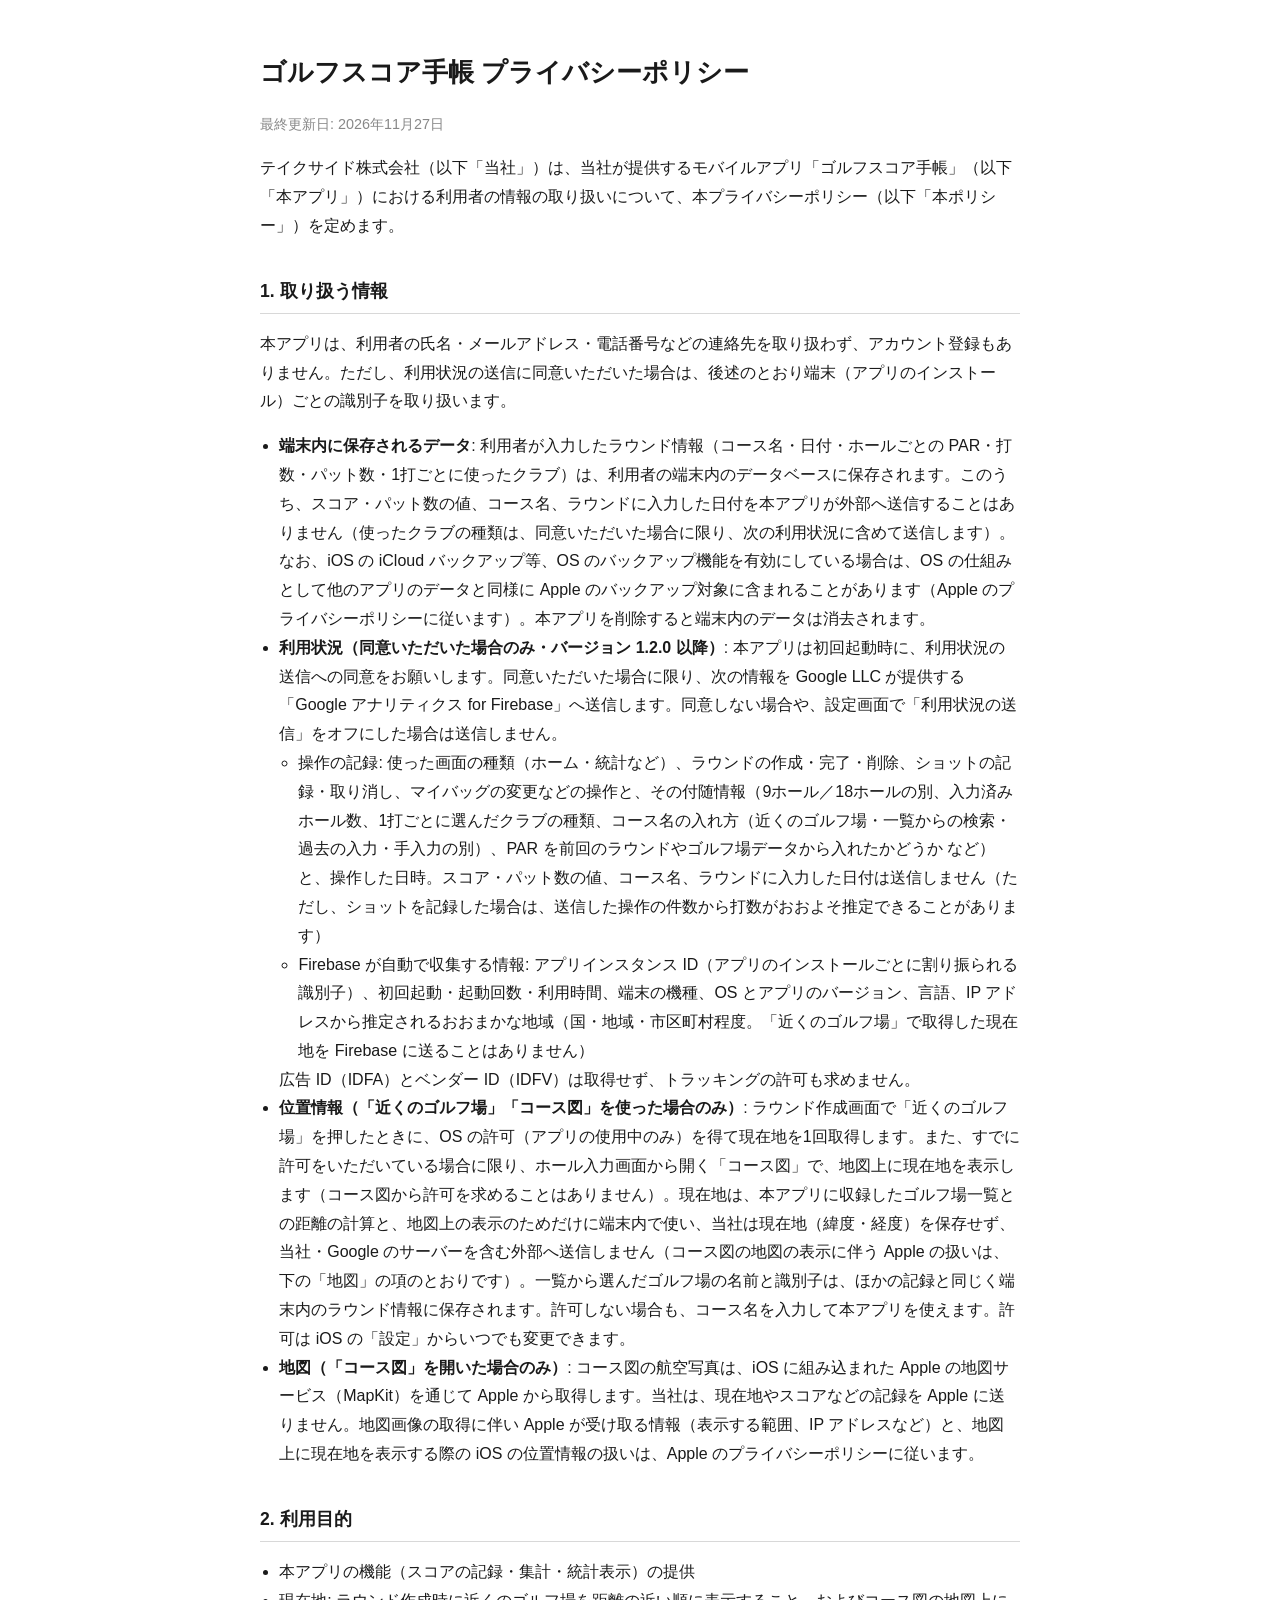
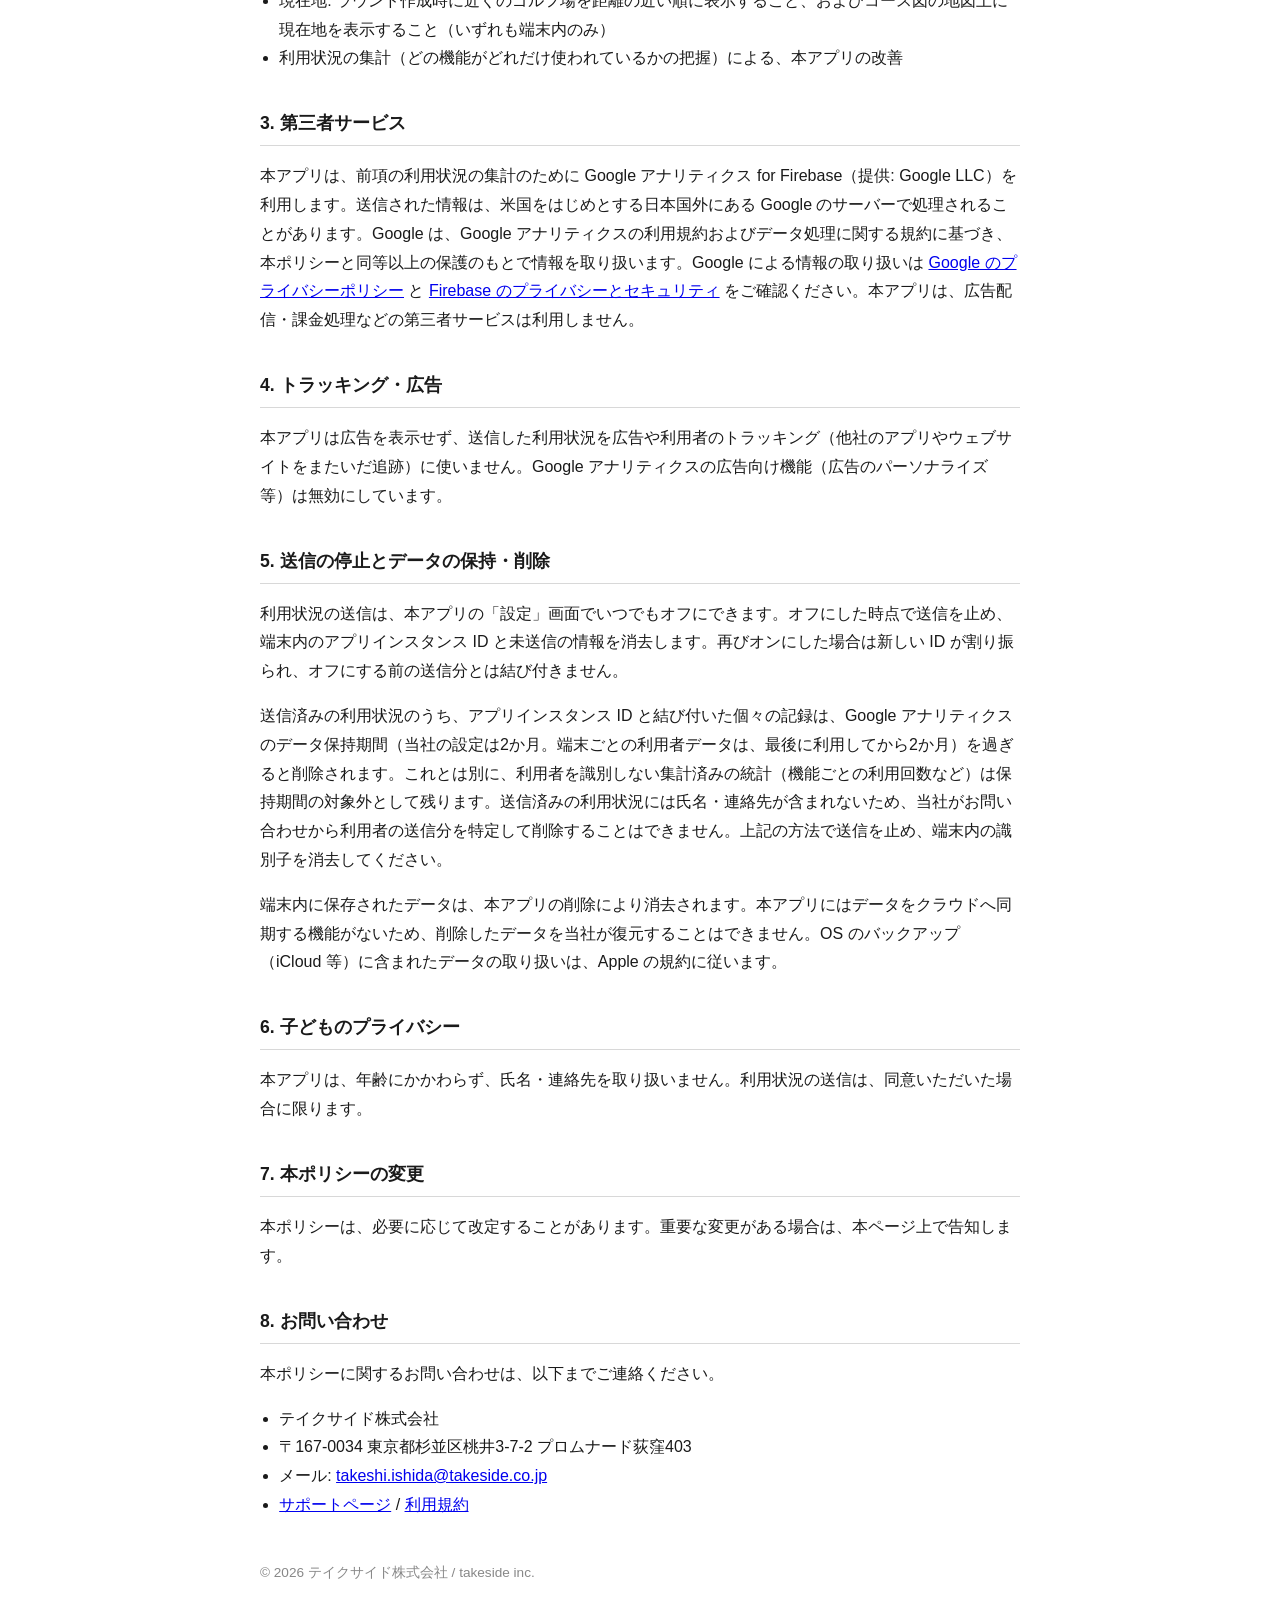
<file: golfscore/privacy.html>
<!doctype html>
<html lang="ja">
<head>
<meta charset="utf-8" />
<meta name="viewport" content="width=device-width, initial-scale=1" />
<meta name="robots" content="noindex" />
<title>ゴルフスコア手帳 プライバシーポリシー</title>
<style>
  :root { color-scheme: light dark; }
  body { font-family: -apple-system, "Hiragino Sans", "Noto Sans JP", sans-serif; line-height: 1.8; max-width: 760px; margin: 0 auto; padding: 32px 20px 64px; color: #1a1a1a; background: #fff; }
  @media (prefers-color-scheme: dark) { body { color: #e8e8ea; background: #0b0b0f; } a { color: #8ab4ff; } }
  h1 { font-size: 1.6rem; }
  h2 { font-size: 1.1rem; margin-top: 2em; border-bottom: 1px solid rgba(127,127,127,.3); padding-bottom: .3em; }
  h3 { font-size: 1rem; margin-top: 1.6em; }
  .meta { color: #888; font-size: .9rem; }
  ul, ol { padding-left: 1.2em; }
  .contact { border: 1px solid rgba(127,127,127,.3); border-radius: 10px; padding: 16px 20px; margin-top: 1.5em; }
  footer { margin-top: 3em; color: #888; font-size: .85rem; }
</style>
</head>
<body>
<h1>ゴルフスコア手帳 プライバシーポリシー</h1>
<p class="meta">最終更新日: 2026年11月27日</p>
<p>テイクサイド株式会社（以下「当社」）は、当社が提供するモバイルアプリ「ゴルフスコア手帳」（以下「本アプリ」）における利用者の情報の取り扱いについて、本プライバシーポリシー（以下「本ポリシー」）を定めます。</p>

<h2>1. 取り扱う情報</h2>
<p>本アプリは、利用者の氏名・メールアドレス・電話番号などの連絡先を取り扱わず、アカウント登録もありません。ただし、利用状況の送信に同意いただいた場合は、後述のとおり端末（アプリのインストール）ごとの識別子を取り扱います。</p>
<ul>
  <li><strong>端末内に保存されるデータ</strong>: 利用者が入力したラウンド情報（コース名・日付・ホールごとの PAR・打数・パット数・1打ごとに使ったクラブ）は、利用者の端末内のデータベースに保存されます。このうち、スコア・パット数の値、コース名、ラウンドに入力した日付を本アプリが外部へ送信することはありません（使ったクラブの種類は、同意いただいた場合に限り、次の利用状況に含めて送信します）。なお、iOS の iCloud バックアップ等、OS のバックアップ機能を有効にしている場合は、OS の仕組みとして他のアプリのデータと同様に Apple のバックアップ対象に含まれることがあります（Apple のプライバシーポリシーに従います）。本アプリを削除すると端末内のデータは消去されます。</li>
  <li><strong>利用状況（同意いただいた場合のみ・バージョン 1.2.0 以降）</strong>: 本アプリは初回起動時に、利用状況の送信への同意をお願いします。同意いただいた場合に限り、次の情報を Google LLC が提供する「Google アナリティクス for Firebase」へ送信します。同意しない場合や、設定画面で「利用状況の送信」をオフにした場合は送信しません。
    <ul>
      <li>操作の記録: 使った画面の種類（ホーム・統計など）、ラウンドの作成・完了・削除、ショットの記録・取り消し、マイバッグの変更などの操作と、その付随情報（9ホール／18ホールの別、入力済みホール数、1打ごとに選んだクラブの種類、コース名の入れ方（近くのゴルフ場・一覧からの検索・過去の入力・手入力の別）、PAR を前回のラウンドやゴルフ場データから入れたかどうか など）と、操作した日時。スコア・パット数の値、コース名、ラウンドに入力した日付は送信しません（ただし、ショットを記録した場合は、送信した操作の件数から打数がおおよそ推定できることがあります）</li>
      <li>Firebase が自動で収集する情報: アプリインスタンス ID（アプリのインストールごとに割り振られる識別子）、初回起動・起動回数・利用時間、端末の機種、OS とアプリのバージョン、言語、IP アドレスから推定されるおおまかな地域（国・地域・市区町村程度。「近くのゴルフ場」で取得した現在地を Firebase に送ることはありません）</li>
    </ul>
    広告 ID（IDFA）とベンダー ID（IDFV）は取得せず、トラッキングの許可も求めません。</li>
  <li><strong>位置情報（「近くのゴルフ場」「コース図」を使った場合のみ）</strong>: ラウンド作成画面で「近くのゴルフ場」を押したときに、OS の許可（アプリの使用中のみ）を得て現在地を1回取得します。また、すでに許可をいただいている場合に限り、ホール入力画面から開く「コース図」で、地図上に現在地を表示します（コース図から許可を求めることはありません）。現在地は、本アプリに収録したゴルフ場一覧との距離の計算と、地図上の表示のためだけに端末内で使い、当社は現在地（緯度・経度）を保存せず、当社・Google のサーバーを含む外部へ送信しません（コース図の地図の表示に伴う Apple の扱いは、下の「地図」の項のとおりです）。一覧から選んだゴルフ場の名前と識別子は、ほかの記録と同じく端末内のラウンド情報に保存されます。許可しない場合も、コース名を入力して本アプリを使えます。許可は iOS の「設定」からいつでも変更できます。</li>
  <li><strong>地図（「コース図」を開いた場合のみ）</strong>: コース図の航空写真は、iOS に組み込まれた Apple の地図サービス（MapKit）を通じて Apple から取得します。当社は、現在地やスコアなどの記録を Apple に送りません。地図画像の取得に伴い Apple が受け取る情報（表示する範囲、IP アドレスなど）と、地図上に現在地を表示する際の iOS の位置情報の扱いは、Apple のプライバシーポリシーに従います。</li>
</ul>

<h2>2. 利用目的</h2>
<ul>
  <li>本アプリの機能（スコアの記録・集計・統計表示）の提供</li>
  <li>現在地: ラウンド作成時に近くのゴルフ場を距離の近い順に表示すること、およびコース図の地図上に現在地を表示すること（いずれも端末内のみ）</li>
  <li>利用状況の集計（どの機能がどれだけ使われているかの把握）による、本アプリの改善</li>
</ul>

<h2>3. 第三者サービス</h2>
<p>本アプリは、前項の利用状況の集計のために Google アナリティクス for Firebase（提供: Google LLC）を利用します。送信された情報は、米国をはじめとする日本国外にある Google のサーバーで処理されることがあります。Google は、Google アナリティクスの利用規約およびデータ処理に関する規約に基づき、本ポリシーと同等以上の保護のもとで情報を取り扱います。Google による情報の取り扱いは <a href="https://policies.google.com/privacy">Google のプライバシーポリシー</a> と <a href="https://firebase.google.com/support/privacy">Firebase のプライバシーとセキュリティ</a> をご確認ください。本アプリは、広告配信・課金処理などの第三者サービスは利用しません。</p>

<h2>4. トラッキング・広告</h2>
<p>本アプリは広告を表示せず、送信した利用状況を広告や利用者のトラッキング（他社のアプリやウェブサイトをまたいだ追跡）に使いません。Google アナリティクスの広告向け機能（広告のパーソナライズ等）は無効にしています。</p>

<h2>5. 送信の停止とデータの保持・削除</h2>
<p>利用状況の送信は、本アプリの「設定」画面でいつでもオフにできます。オフにした時点で送信を止め、端末内のアプリインスタンス ID と未送信の情報を消去します。再びオンにした場合は新しい ID が割り振られ、オフにする前の送信分とは結び付きません。</p>
<p>送信済みの利用状況のうち、アプリインスタンス ID と結び付いた個々の記録は、Google アナリティクスのデータ保持期間（当社の設定は2か月。端末ごとの利用者データは、最後に利用してから2か月）を過ぎると削除されます。これとは別に、利用者を識別しない集計済みの統計（機能ごとの利用回数など）は保持期間の対象外として残ります。送信済みの利用状況には氏名・連絡先が含まれないため、当社がお問い合わせから利用者の送信分を特定して削除することはできません。上記の方法で送信を止め、端末内の識別子を消去してください。</p>
<p>端末内に保存されたデータは、本アプリの削除により消去されます。本アプリにはデータをクラウドへ同期する機能がないため、削除したデータを当社が復元することはできません。OS のバックアップ（iCloud 等）に含まれたデータの取り扱いは、Apple の規約に従います。</p>

<h2>6. 子どものプライバシー</h2>
<p>本アプリは、年齢にかかわらず、氏名・連絡先を取り扱いません。利用状況の送信は、同意いただいた場合に限ります。</p>

<h2>7. 本ポリシーの変更</h2>
<p>本ポリシーは、必要に応じて改定することがあります。重要な変更がある場合は、本ページ上で告知します。</p>

<h2>8. お問い合わせ</h2>
<p>本ポリシーに関するお問い合わせは、以下までご連絡ください。</p>
<ul>
  <li>テイクサイド株式会社</li>
  <li>〒167-0034 東京都杉並区桃井3-7-2 プロムナード荻窪403</li>
  <li>メール: <a href="mailto:takeshi.ishida@takeside.co.jp">takeshi.ishida@takeside.co.jp</a></li>
  <li><a href="https://takeside.co.jp/golfscore/support.html">サポートページ</a> / <a href="https://takeside.co.jp/golfscore/terms.html">利用規約</a></li>
</ul>

<footer>© 2026 テイクサイド株式会社 / takeside inc.</footer>
</body>
</html>
</file>
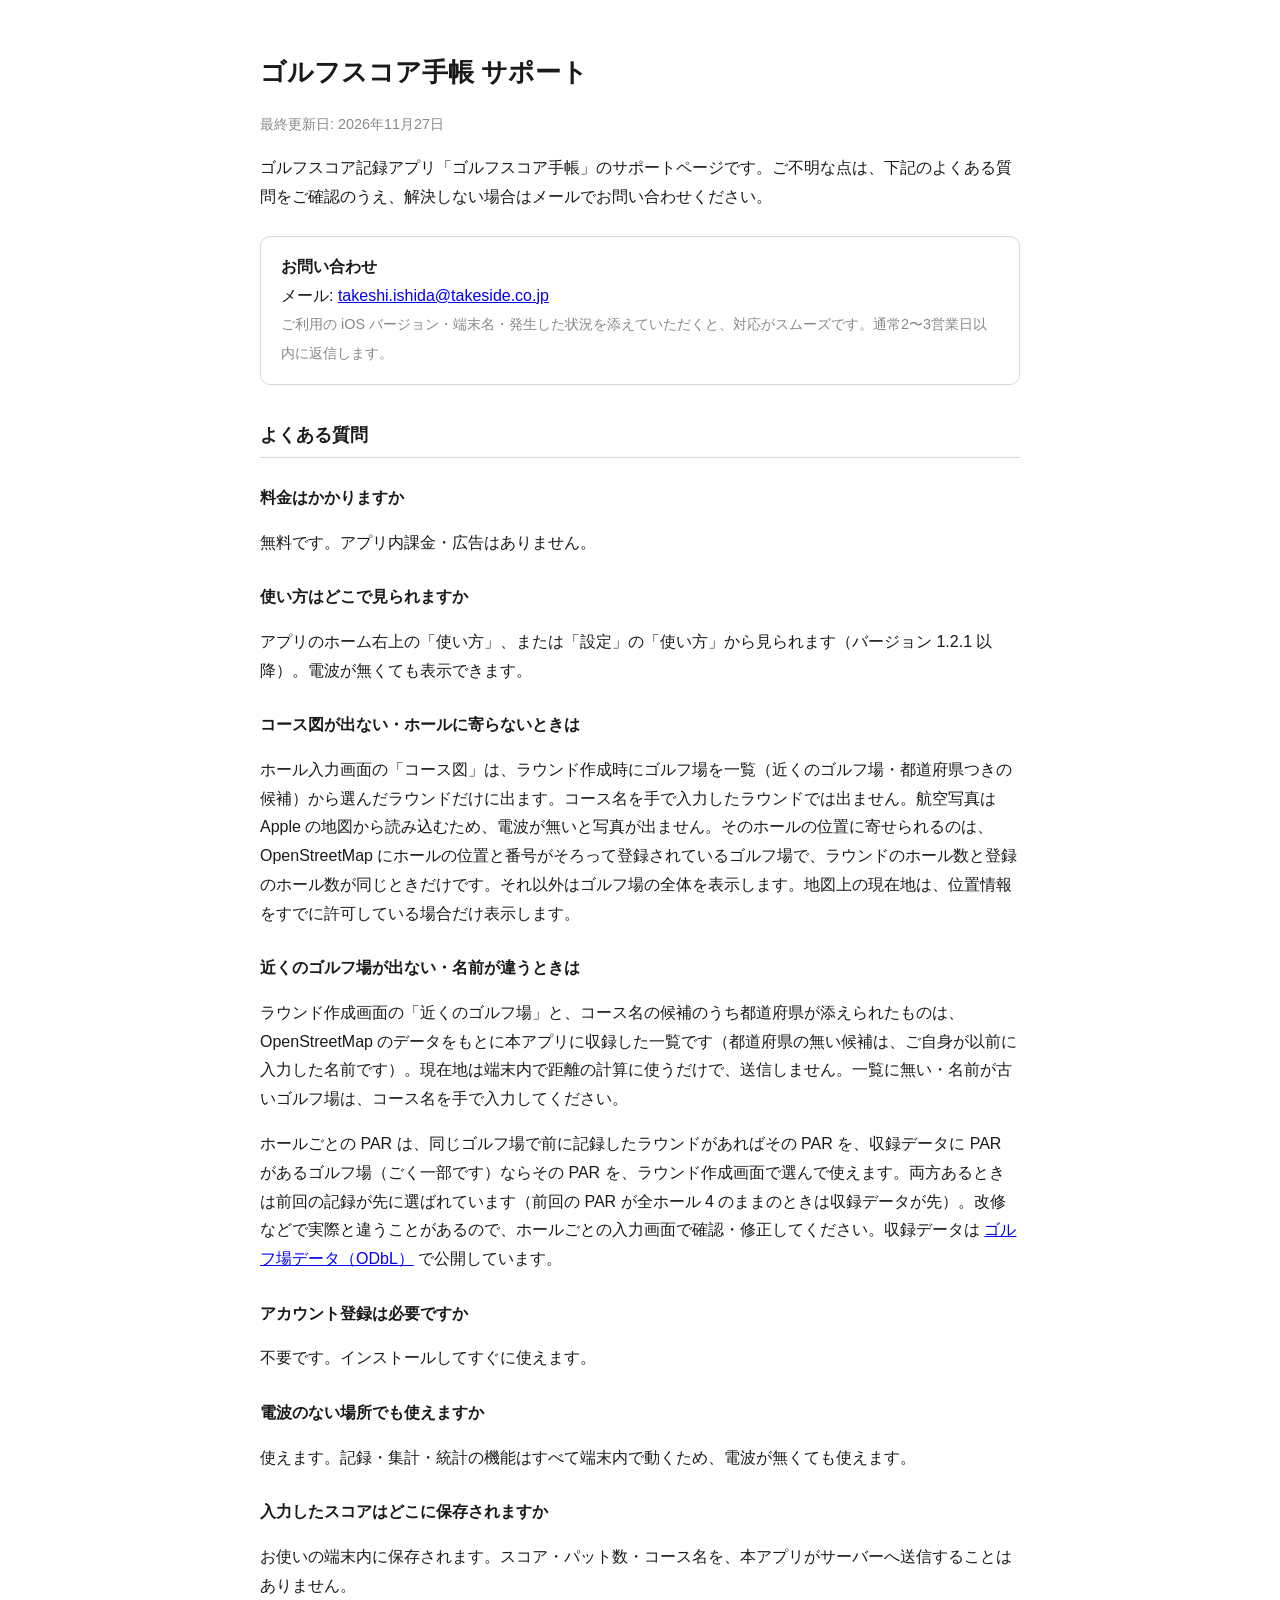
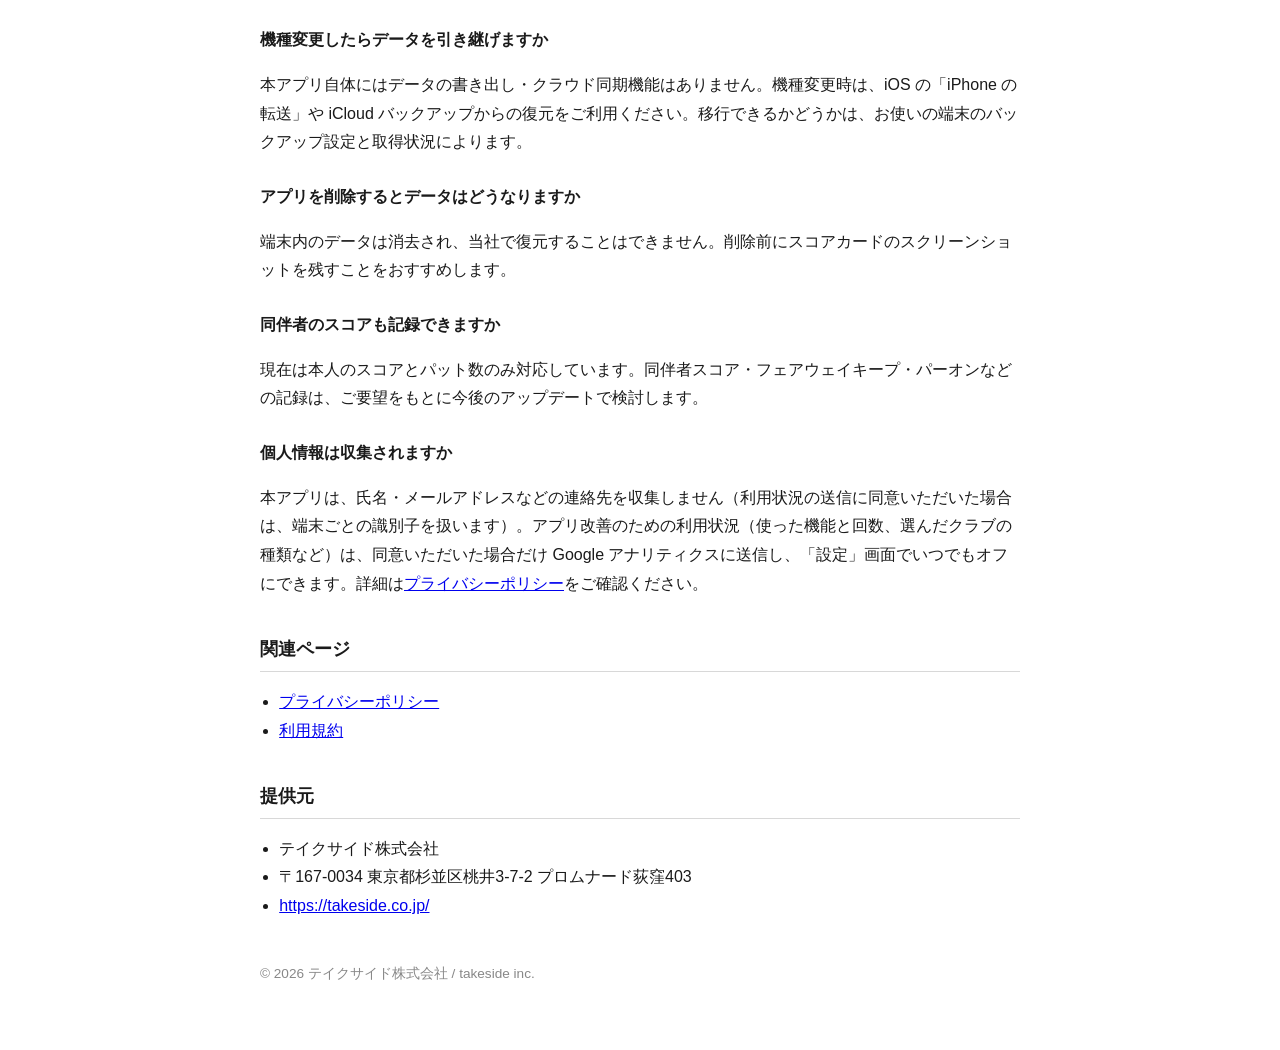
<file: golfscore/support.html>
<!doctype html>
<html lang="ja">
<head>
<meta charset="utf-8" />
<meta name="viewport" content="width=device-width, initial-scale=1" />
<meta name="robots" content="noindex" />
<title>ゴルフスコア手帳 サポート</title>
<style>
  :root { color-scheme: light dark; }
  body { font-family: -apple-system, "Hiragino Sans", "Noto Sans JP", sans-serif; line-height: 1.8; max-width: 760px; margin: 0 auto; padding: 32px 20px 64px; color: #1a1a1a; background: #fff; }
  @media (prefers-color-scheme: dark) { body { color: #e8e8ea; background: #0b0b0f; } a { color: #8ab4ff; } }
  h1 { font-size: 1.6rem; }
  h2 { font-size: 1.1rem; margin-top: 2em; border-bottom: 1px solid rgba(127,127,127,.3); padding-bottom: .3em; }
  h3 { font-size: 1rem; margin-top: 1.6em; }
  .meta { color: #888; font-size: .9rem; }
  ul, ol { padding-left: 1.2em; }
  .contact { border: 1px solid rgba(127,127,127,.3); border-radius: 10px; padding: 16px 20px; margin-top: 1.5em; }
  footer { margin-top: 3em; color: #888; font-size: .85rem; }
</style>
</head>
<body>
<h1>ゴルフスコア手帳 サポート</h1>
<p class="meta">最終更新日: 2026年11月27日</p>
<p>ゴルフスコア記録アプリ「ゴルフスコア手帳」のサポートページです。ご不明な点は、下記のよくある質問をご確認のうえ、解決しない場合はメールでお問い合わせください。</p>

<div class="contact">
  <strong>お問い合わせ</strong><br />
  メール: <a href="mailto:takeshi.ishida@takeside.co.jp?subject=%E3%80%8C%E3%82%B4%E3%83%AB%E3%83%95%E3%82%B9%E3%82%B3%E3%82%A2%E6%89%8B%E5%B8%B3%E3%80%8D%E3%81%AB%E3%81%A4%E3%81%84%E3%81%A6">takeshi.ishida@takeside.co.jp</a><br />
  <span class="meta">ご利用の iOS バージョン・端末名・発生した状況を添えていただくと、対応がスムーズです。通常2〜3営業日以内に返信します。</span>
</div>

<h2>よくある質問</h2>

<h3>料金はかかりますか</h3>
<p>無料です。アプリ内課金・広告はありません。</p>

<h3>使い方はどこで見られますか</h3>
<p>アプリのホーム右上の「使い方」、または「設定」の「使い方」から見られます（バージョン 1.2.1 以降）。電波が無くても表示できます。</p>

<h3>コース図が出ない・ホールに寄らないときは</h3>
<p>ホール入力画面の「コース図」は、ラウンド作成時にゴルフ場を一覧（近くのゴルフ場・都道府県つきの候補）から選んだラウンドだけに出ます。コース名を手で入力したラウンドでは出ません。航空写真は Apple の地図から読み込むため、電波が無いと写真が出ません。そのホールの位置に寄せられるのは、OpenStreetMap にホールの位置と番号がそろって登録されているゴルフ場で、ラウンドのホール数と登録のホール数が同じときだけです。それ以外はゴルフ場の全体を表示します。地図上の現在地は、位置情報をすでに許可している場合だけ表示します。</p>

<h3>近くのゴルフ場が出ない・名前が違うときは</h3>
<p>ラウンド作成画面の「近くのゴルフ場」と、コース名の候補のうち都道府県が添えられたものは、OpenStreetMap のデータをもとに本アプリに収録した一覧です（都道府県の無い候補は、ご自身が以前に入力した名前です）。現在地は端末内で距離の計算に使うだけで、送信しません。一覧に無い・名前が古いゴルフ場は、コース名を手で入力してください。</p>
<p>ホールごとの PAR は、同じゴルフ場で前に記録したラウンドがあればその PAR を、収録データに PAR があるゴルフ場（ごく一部です）ならその PAR を、ラウンド作成画面で選んで使えます。両方あるときは前回の記録が先に選ばれています（前回の PAR が全ホール 4 のままのときは収録データが先）。改修などで実際と違うことがあるので、ホールごとの入力画面で確認・修正してください。収録データは <a href="https://takeside.co.jp/golfscore/data/">ゴルフ場データ（ODbL）</a> で公開しています。</p>

<h3>アカウント登録は必要ですか</h3>
<p>不要です。インストールしてすぐに使えます。</p>

<h3>電波のない場所でも使えますか</h3>
<p>使えます。記録・集計・統計の機能はすべて端末内で動くため、電波が無くても使えます。</p>

<h3>入力したスコアはどこに保存されますか</h3>
<p>お使いの端末内に保存されます。スコア・パット数・コース名を、本アプリがサーバーへ送信することはありません。</p>

<h3>機種変更したらデータを引き継げますか</h3>
<p>本アプリ自体にはデータの書き出し・クラウド同期機能はありません。機種変更時は、iOS の「iPhone の転送」や iCloud バックアップからの復元をご利用ください。移行できるかどうかは、お使いの端末のバックアップ設定と取得状況によります。</p>

<h3>アプリを削除するとデータはどうなりますか</h3>
<p>端末内のデータは消去され、当社で復元することはできません。削除前にスコアカードのスクリーンショットを残すことをおすすめします。</p>

<h3>同伴者のスコアも記録できますか</h3>
<p>現在は本人のスコアとパット数のみ対応しています。同伴者スコア・フェアウェイキープ・パーオンなどの記録は、ご要望をもとに今後のアップデートで検討します。</p>

<h3>個人情報は収集されますか</h3>
<p>本アプリは、氏名・メールアドレスなどの連絡先を収集しません（利用状況の送信に同意いただいた場合は、端末ごとの識別子を扱います）。アプリ改善のための利用状況（使った機能と回数、選んだクラブの種類など）は、同意いただいた場合だけ Google アナリティクスに送信し、「設定」画面でいつでもオフにできます。詳細は<a href="https://takeside.co.jp/golfscore/privacy.html">プライバシーポリシー</a>をご確認ください。</p>

<h2>関連ページ</h2>
<ul>
  <li><a href="https://takeside.co.jp/golfscore/privacy.html">プライバシーポリシー</a></li>
  <li><a href="https://takeside.co.jp/golfscore/terms.html">利用規約</a></li>
</ul>

<h2>提供元</h2>
<ul>
  <li>テイクサイド株式会社</li>
  <li>〒167-0034 東京都杉並区桃井3-7-2 プロムナード荻窪403</li>
  <li><a href="https://takeside.co.jp/">https://takeside.co.jp/</a></li>
</ul>

<footer>© 2026 テイクサイド株式会社 / takeside inc.</footer>
</body>
</html>
</file>
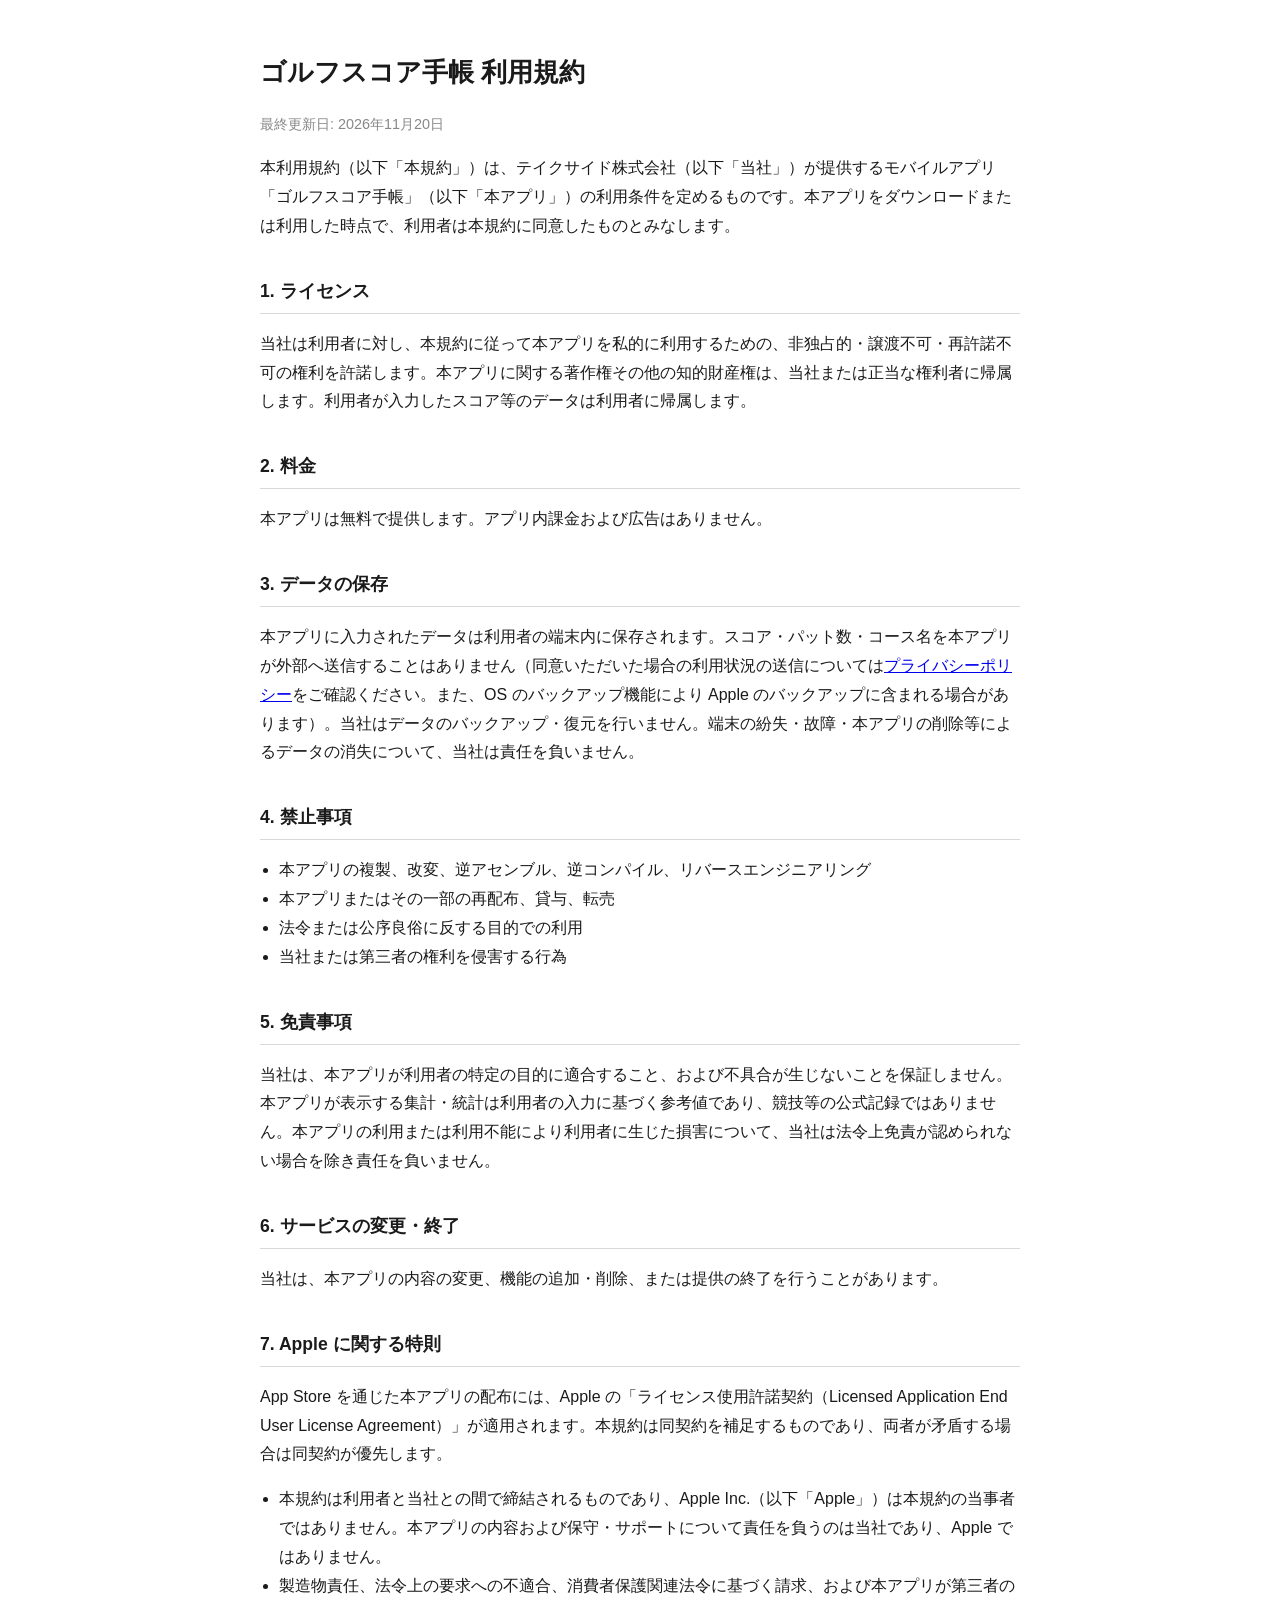
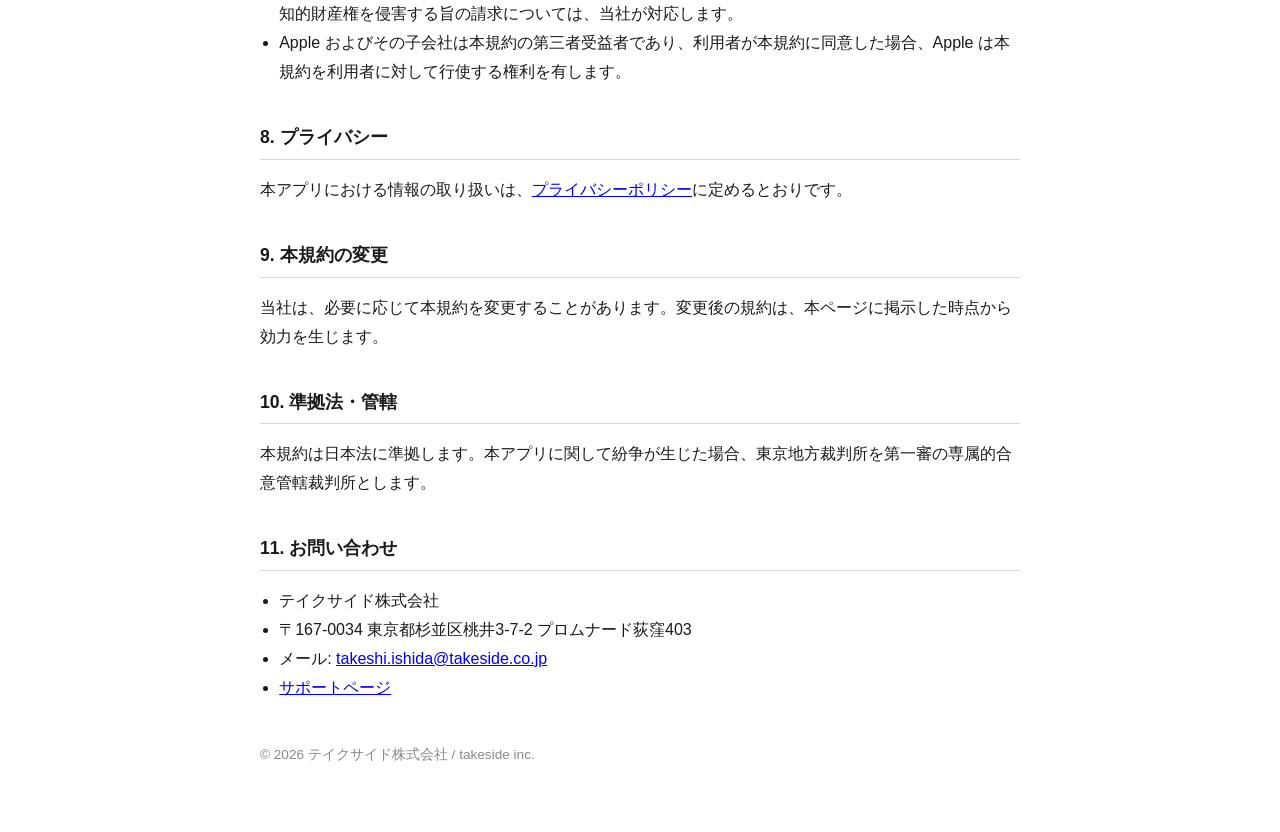
<file: golfscore/terms.html>
<!doctype html>
<html lang="ja">
<head>
<meta charset="utf-8" />
<meta name="viewport" content="width=device-width, initial-scale=1" />
<meta name="robots" content="noindex" />
<title>ゴルフスコア手帳 利用規約</title>
<style>
  :root { color-scheme: light dark; }
  body { font-family: -apple-system, "Hiragino Sans", "Noto Sans JP", sans-serif; line-height: 1.8; max-width: 760px; margin: 0 auto; padding: 32px 20px 64px; color: #1a1a1a; background: #fff; }
  @media (prefers-color-scheme: dark) { body { color: #e8e8ea; background: #0b0b0f; } a { color: #8ab4ff; } }
  h1 { font-size: 1.6rem; }
  h2 { font-size: 1.1rem; margin-top: 2em; border-bottom: 1px solid rgba(127,127,127,.3); padding-bottom: .3em; }
  h3 { font-size: 1rem; margin-top: 1.6em; }
  .meta { color: #888; font-size: .9rem; }
  ul, ol { padding-left: 1.2em; }
  .contact { border: 1px solid rgba(127,127,127,.3); border-radius: 10px; padding: 16px 20px; margin-top: 1.5em; }
  footer { margin-top: 3em; color: #888; font-size: .85rem; }
</style>
</head>
<body>
<h1>ゴルフスコア手帳 利用規約</h1>
<p class="meta">最終更新日: 2026年11月20日</p>
<p>本利用規約（以下「本規約」）は、テイクサイド株式会社（以下「当社」）が提供するモバイルアプリ「ゴルフスコア手帳」（以下「本アプリ」）の利用条件を定めるものです。本アプリをダウンロードまたは利用した時点で、利用者は本規約に同意したものとみなします。</p>

<h2>1. ライセンス</h2>
<p>当社は利用者に対し、本規約に従って本アプリを私的に利用するための、非独占的・譲渡不可・再許諾不可の権利を許諾します。本アプリに関する著作権その他の知的財産権は、当社または正当な権利者に帰属します。利用者が入力したスコア等のデータは利用者に帰属します。</p>

<h2>2. 料金</h2>
<p>本アプリは無料で提供します。アプリ内課金および広告はありません。</p>

<h2>3. データの保存</h2>
<p>本アプリに入力されたデータは利用者の端末内に保存されます。スコア・パット数・コース名を本アプリが外部へ送信することはありません（同意いただいた場合の利用状況の送信については<a href="https://takeside.co.jp/golfscore/privacy.html">プライバシーポリシー</a>をご確認ください。また、OS のバックアップ機能により Apple のバックアップに含まれる場合があります）。当社はデータのバックアップ・復元を行いません。端末の紛失・故障・本アプリの削除等によるデータの消失について、当社は責任を負いません。</p>

<h2>4. 禁止事項</h2>
<ul>
  <li>本アプリの複製、改変、逆アセンブル、逆コンパイル、リバースエンジニアリング</li>
  <li>本アプリまたはその一部の再配布、貸与、転売</li>
  <li>法令または公序良俗に反する目的での利用</li>
  <li>当社または第三者の権利を侵害する行為</li>
</ul>

<h2>5. 免責事項</h2>
<p>当社は、本アプリが利用者の特定の目的に適合すること、および不具合が生じないことを保証しません。本アプリが表示する集計・統計は利用者の入力に基づく参考値であり、競技等の公式記録ではありません。本アプリの利用または利用不能により利用者に生じた損害について、当社は法令上免責が認められない場合を除き責任を負いません。</p>

<h2>6. サービスの変更・終了</h2>
<p>当社は、本アプリの内容の変更、機能の追加・削除、または提供の終了を行うことがあります。</p>

<h2>7. Apple に関する特則</h2>
<p>App Store を通じた本アプリの配布には、Apple の「ライセンス使用許諾契約（Licensed Application End User License Agreement）」が適用されます。本規約は同契約を補足するものであり、両者が矛盾する場合は同契約が優先します。</p>
<ul>
  <li>本規約は利用者と当社との間で締結されるものであり、Apple Inc.（以下「Apple」）は本規約の当事者ではありません。本アプリの内容および保守・サポートについて責任を負うのは当社であり、Apple ではありません。</li>
  <li>製造物責任、法令上の要求への不適合、消費者保護関連法令に基づく請求、および本アプリが第三者の知的財産権を侵害する旨の請求については、当社が対応します。</li>
  <li>Apple およびその子会社は本規約の第三者受益者であり、利用者が本規約に同意した場合、Apple は本規約を利用者に対して行使する権利を有します。</li>
</ul>

<h2>8. プライバシー</h2>
<p>本アプリにおける情報の取り扱いは、<a href="https://takeside.co.jp/golfscore/privacy.html">プライバシーポリシー</a>に定めるとおりです。</p>

<h2>9. 本規約の変更</h2>
<p>当社は、必要に応じて本規約を変更することがあります。変更後の規約は、本ページに掲示した時点から効力を生じます。</p>

<h2>10. 準拠法・管轄</h2>
<p>本規約は日本法に準拠します。本アプリに関して紛争が生じた場合、東京地方裁判所を第一審の専属的合意管轄裁判所とします。</p>

<h2>11. お問い合わせ</h2>
<ul>
  <li>テイクサイド株式会社</li>
  <li>〒167-0034 東京都杉並区桃井3-7-2 プロムナード荻窪403</li>
  <li>メール: <a href="mailto:takeshi.ishida@takeside.co.jp">takeshi.ishida@takeside.co.jp</a></li>
  <li><a href="https://takeside.co.jp/golfscore/support.html">サポートページ</a></li>
</ul>

<footer>© 2026 テイクサイド株式会社 / takeside inc.</footer>
</body>
</html>
</file>
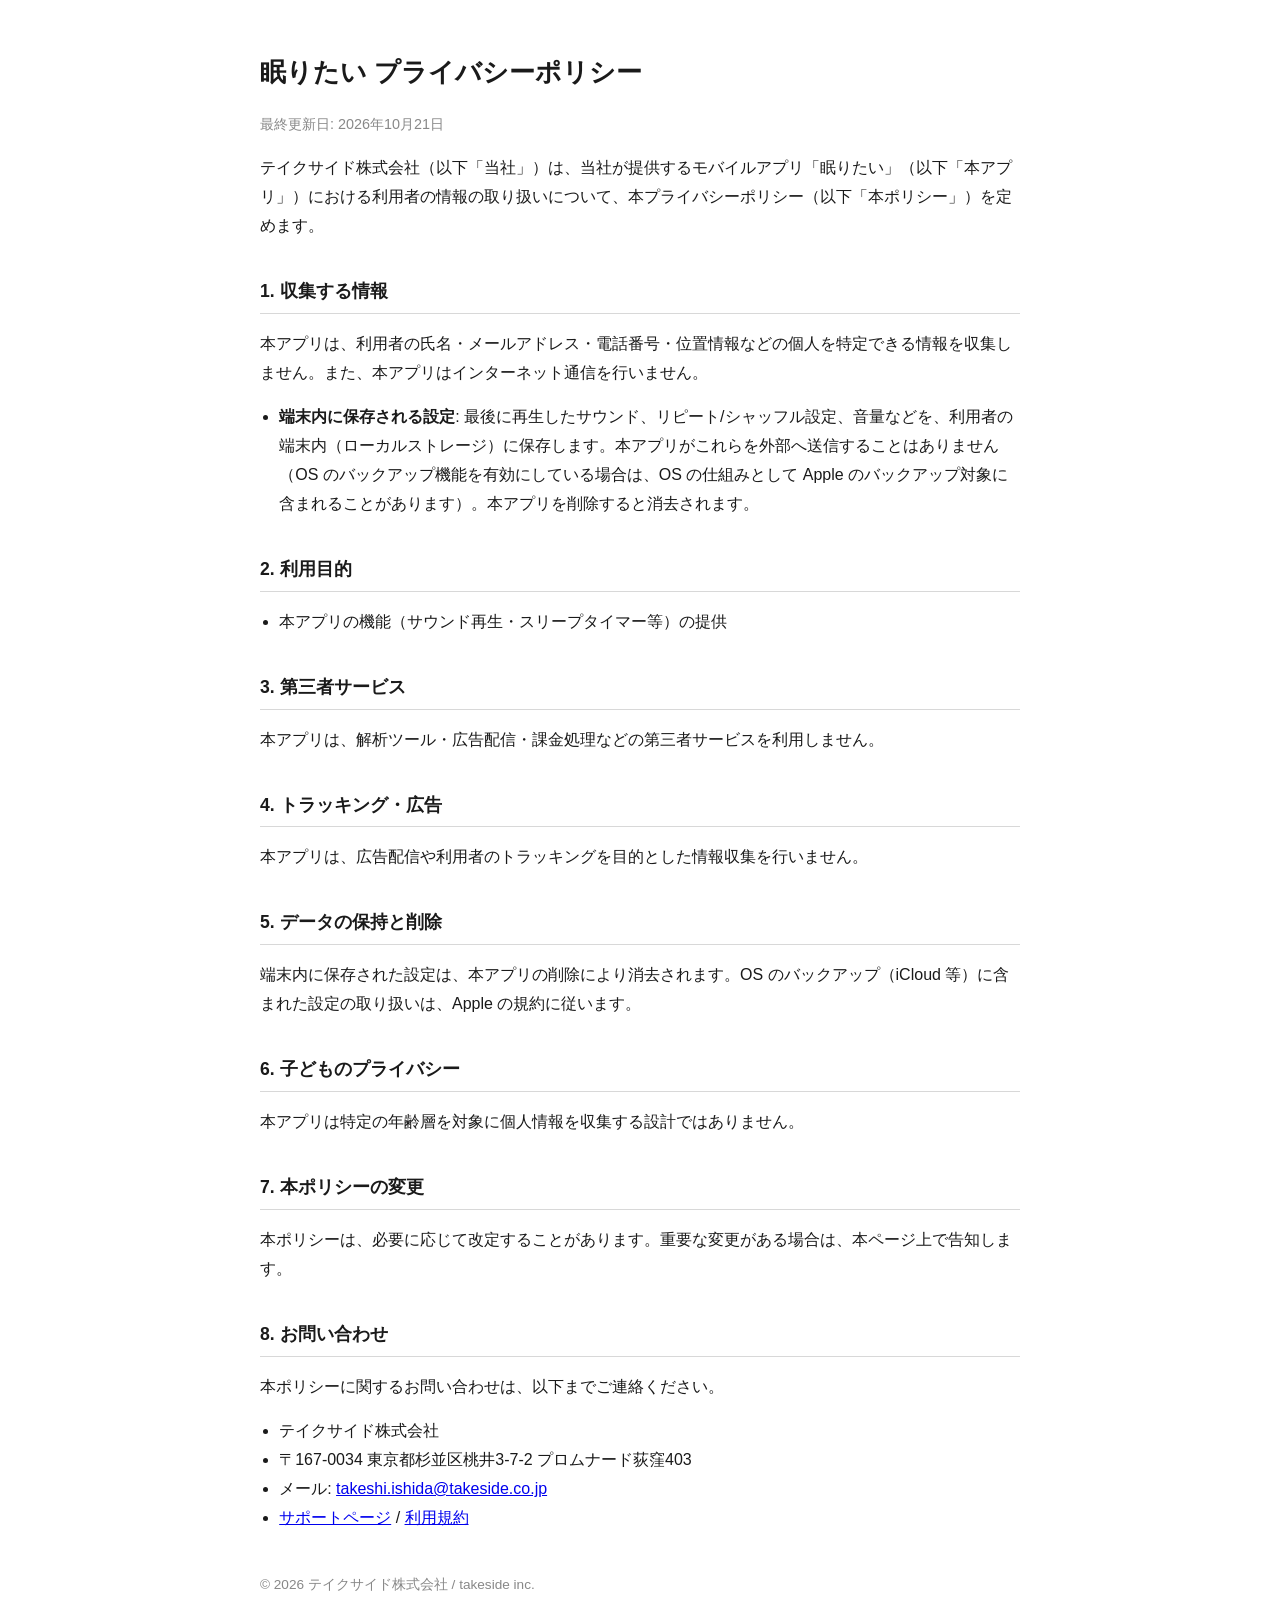
<file: goodsleep/privacy.html>
<!doctype html>
<html lang="ja">
<head>
<meta charset="utf-8" />
<meta name="viewport" content="width=device-width, initial-scale=1" />
<meta name="robots" content="noindex" />
<title>眠りたい プライバシーポリシー</title>
<style>
  :root { color-scheme: light dark; }
  body { font-family: -apple-system, "Hiragino Sans", "Noto Sans JP", sans-serif; line-height: 1.8; max-width: 760px; margin: 0 auto; padding: 32px 20px 64px; color: #1a1a1a; background: #fff; }
  @media (prefers-color-scheme: dark) { body { color: #e8e8ea; background: #0b0b0f; } a { color: #8ab4ff; } }
  h1 { font-size: 1.6rem; }
  h2 { font-size: 1.1rem; margin-top: 2em; border-bottom: 1px solid rgba(127,127,127,.3); padding-bottom: .3em; }
  .meta { color: #888; font-size: .9rem; }
  ul { padding-left: 1.2em; }
  footer { margin-top: 3em; color: #888; font-size: .85rem; }
</style>
</head>
<body>
<h1>眠りたい プライバシーポリシー</h1>
<p class="meta">最終更新日: 2026年10月21日</p>

<p>テイクサイド株式会社（以下「当社」）は、当社が提供するモバイルアプリ「眠りたい」（以下「本アプリ」）における利用者の情報の取り扱いについて、本プライバシーポリシー（以下「本ポリシー」）を定めます。</p>

<h2>1. 収集する情報</h2>
<p>本アプリは、利用者の氏名・メールアドレス・電話番号・位置情報などの個人を特定できる情報を収集しません。また、本アプリはインターネット通信を行いません。</p>
<ul>
  <li><strong>端末内に保存される設定</strong>: 最後に再生したサウンド、リピート/シャッフル設定、音量などを、利用者の端末内（ローカルストレージ）に保存します。本アプリがこれらを外部へ送信することはありません（OS のバックアップ機能を有効にしている場合は、OS の仕組みとして Apple のバックアップ対象に含まれることがあります）。本アプリを削除すると消去されます。</li>
</ul>

<h2>2. 利用目的</h2>
<ul>
  <li>本アプリの機能（サウンド再生・スリープタイマー等）の提供</li>
</ul>

<h2>3. 第三者サービス</h2>
<p>本アプリは、解析ツール・広告配信・課金処理などの第三者サービスを利用しません。</p>

<h2>4. トラッキング・広告</h2>
<p>本アプリは、広告配信や利用者のトラッキングを目的とした情報収集を行いません。</p>

<h2>5. データの保持と削除</h2>
<p>端末内に保存された設定は、本アプリの削除により消去されます。OS のバックアップ（iCloud 等）に含まれた設定の取り扱いは、Apple の規約に従います。</p>

<h2>6. 子どものプライバシー</h2>
<p>本アプリは特定の年齢層を対象に個人情報を収集する設計ではありません。</p>

<h2>7. 本ポリシーの変更</h2>
<p>本ポリシーは、必要に応じて改定することがあります。重要な変更がある場合は、本ページ上で告知します。</p>

<h2>8. お問い合わせ</h2>
<p>本ポリシーに関するお問い合わせは、以下までご連絡ください。</p>
<ul>
  <li>テイクサイド株式会社</li>
  <li>〒167-0034 東京都杉並区桃井3-7-2 プロムナード荻窪403</li>
  <li>メール: <a href="mailto:takeshi.ishida@takeside.co.jp">takeshi.ishida@takeside.co.jp</a></li>
  <li><a href="https://takeside.co.jp/goodsleep/support.html">サポートページ</a> / <a href="https://takeside.co.jp/goodsleep/terms.html">利用規約</a></li>
</ul>

<footer>© 2026 テイクサイド株式会社 / takeside inc.</footer>
</body>
</html>
</file>
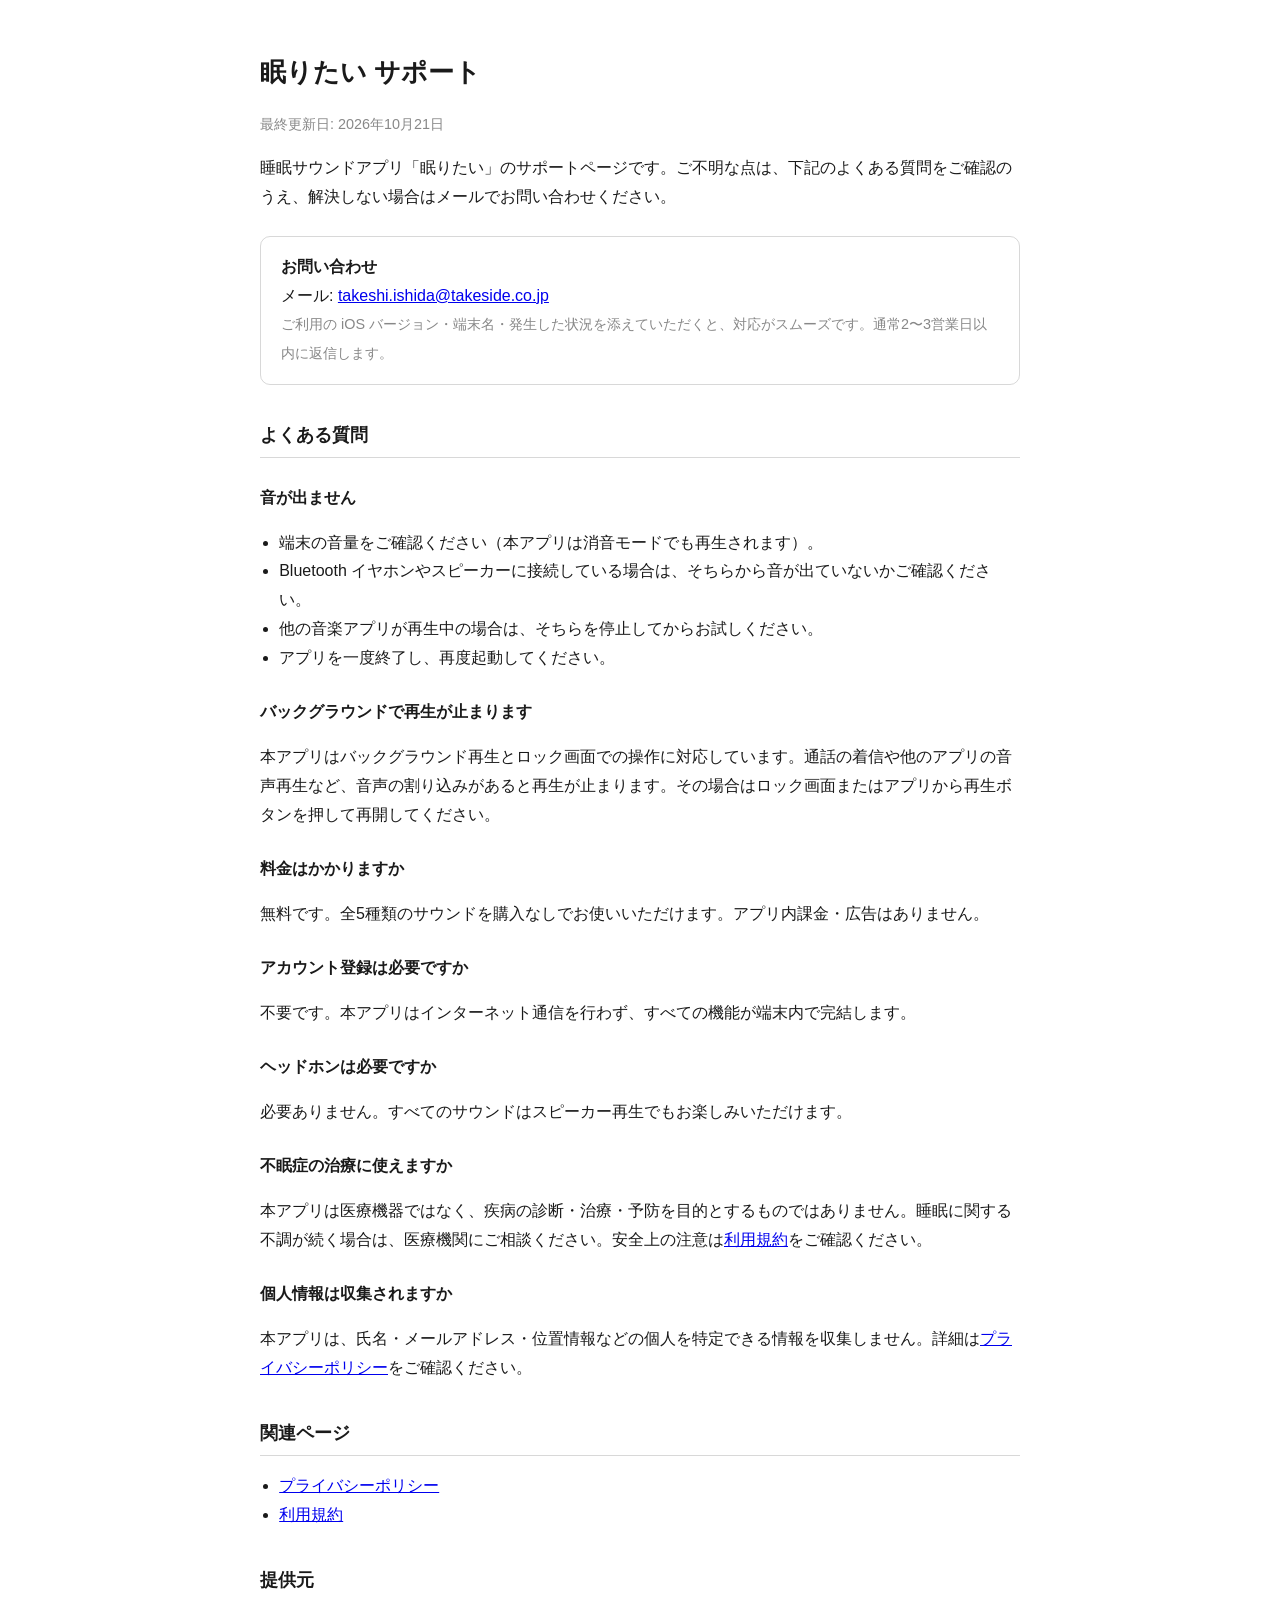
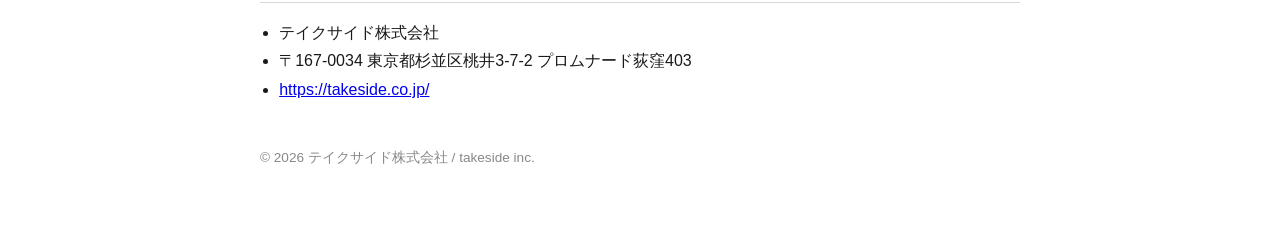
<file: goodsleep/support.html>
<!doctype html>
<html lang="ja">
<head>
<meta charset="utf-8" />
<meta name="viewport" content="width=device-width, initial-scale=1" />
<meta name="robots" content="noindex" />
<title>眠りたい サポート</title>
<style>
  :root { color-scheme: light dark; }
  body { font-family: -apple-system, "Hiragino Sans", "Noto Sans JP", sans-serif; line-height: 1.8; max-width: 760px; margin: 0 auto; padding: 32px 20px 64px; color: #1a1a1a; background: #fff; }
  @media (prefers-color-scheme: dark) { body { color: #e8e8ea; background: #0b0b0f; } a { color: #8ab4ff; } }
  h1 { font-size: 1.6rem; }
  h2 { font-size: 1.1rem; margin-top: 2em; border-bottom: 1px solid rgba(127,127,127,.3); padding-bottom: .3em; }
  h3 { font-size: 1rem; margin-top: 1.6em; }
  .meta { color: #888; font-size: .9rem; }
  ul { padding-left: 1.2em; }
  .contact { border: 1px solid rgba(127,127,127,.3); border-radius: 10px; padding: 16px 20px; margin-top: 1.5em; }
  footer { margin-top: 3em; color: #888; font-size: .85rem; }
</style>
</head>
<body>
<h1>眠りたい サポート</h1>
<p class="meta">最終更新日: 2026年10月21日</p>

<p>睡眠サウンドアプリ「眠りたい」のサポートページです。ご不明な点は、下記のよくある質問をご確認のうえ、解決しない場合はメールでお問い合わせください。</p>

<div class="contact">
  <strong>お問い合わせ</strong><br />
  メール: <a href="mailto:takeshi.ishida@takeside.co.jp?subject=%E3%80%8C%E7%9C%A0%E3%82%8A%E3%81%9F%E3%81%84%E3%80%8D%E3%81%AB%E3%81%A4%E3%81%84%E3%81%A6">takeshi.ishida@takeside.co.jp</a><br />
  <span class="meta">ご利用の iOS バージョン・端末名・発生した状況を添えていただくと、対応がスムーズです。通常2〜3営業日以内に返信します。</span>
</div>

<h2>よくある質問</h2>

<h3>音が出ません</h3>
<ul>
  <li>端末の音量をご確認ください（本アプリは消音モードでも再生されます）。</li>
  <li>Bluetooth イヤホンやスピーカーに接続している場合は、そちらから音が出ていないかご確認ください。</li>
  <li>他の音楽アプリが再生中の場合は、そちらを停止してからお試しください。</li>
  <li>アプリを一度終了し、再度起動してください。</li>
</ul>

<h3>バックグラウンドで再生が止まります</h3>
<p>本アプリはバックグラウンド再生とロック画面での操作に対応しています。通話の着信や他のアプリの音声再生など、音声の割り込みがあると再生が止まります。その場合はロック画面またはアプリから再生ボタンを押して再開してください。</p>

<h3>料金はかかりますか</h3>
<p>無料です。全5種類のサウンドを購入なしでお使いいただけます。アプリ内課金・広告はありません。</p>

<h3>アカウント登録は必要ですか</h3>
<p>不要です。本アプリはインターネット通信を行わず、すべての機能が端末内で完結します。</p>

<h3>ヘッドホンは必要ですか</h3>
<p>必要ありません。すべてのサウンドはスピーカー再生でもお楽しみいただけます。</p>

<h3>不眠症の治療に使えますか</h3>
<p>本アプリは医療機器ではなく、疾病の診断・治療・予防を目的とするものではありません。睡眠に関する不調が続く場合は、医療機関にご相談ください。安全上の注意は<a href="https://takeside.co.jp/goodsleep/terms.html">利用規約</a>をご確認ください。</p>

<h3>個人情報は収集されますか</h3>
<p>本アプリは、氏名・メールアドレス・位置情報などの個人を特定できる情報を収集しません。詳細は<a href="https://takeside.co.jp/goodsleep/privacy.html">プライバシーポリシー</a>をご確認ください。</p>

<h2>関連ページ</h2>
<ul>
  <li><a href="https://takeside.co.jp/goodsleep/privacy.html">プライバシーポリシー</a></li>
  <li><a href="https://takeside.co.jp/goodsleep/terms.html">利用規約</a></li>
</ul>

<h2>提供元</h2>
<ul>
  <li>テイクサイド株式会社</li>
  <li>〒167-0034 東京都杉並区桃井3-7-2 プロムナード荻窪403</li>
  <li><a href="https://takeside.co.jp/">https://takeside.co.jp/</a></li>
</ul>

<footer>© 2026 テイクサイド株式会社 / takeside inc.</footer>
</body>
</html>
</file>
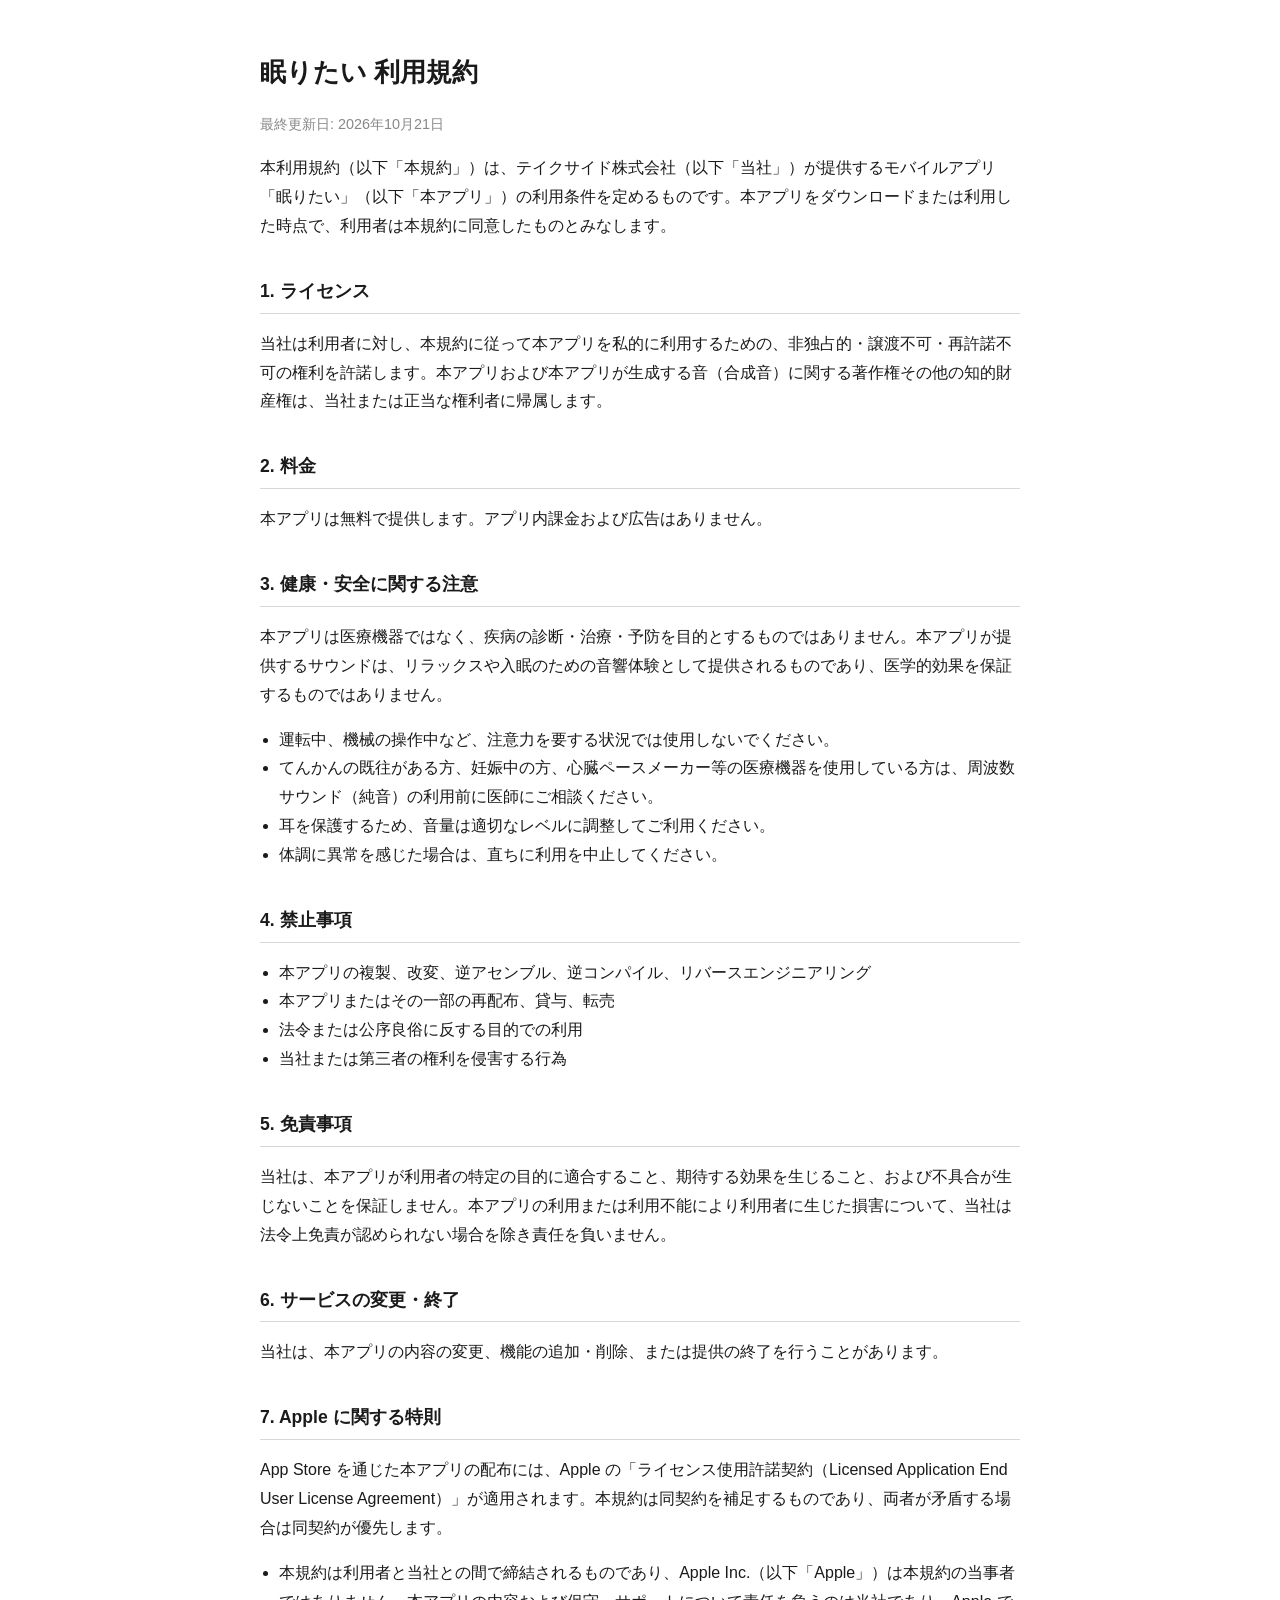
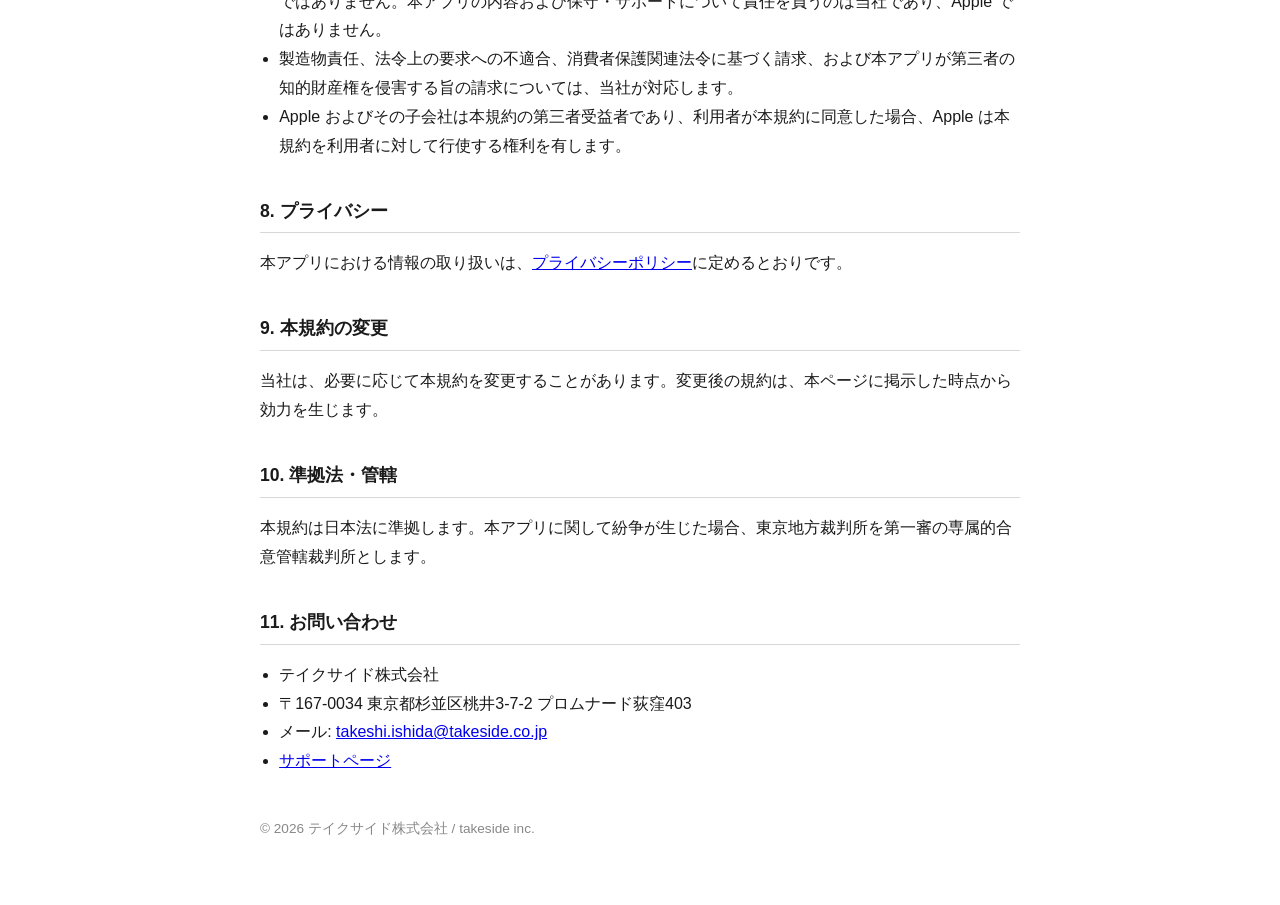
<file: goodsleep/terms.html>
<!doctype html>
<html lang="ja">
<head>
<meta charset="utf-8" />
<meta name="viewport" content="width=device-width, initial-scale=1" />
<meta name="robots" content="noindex" />
<title>眠りたい 利用規約</title>
<style>
  :root { color-scheme: light dark; }
  body { font-family: -apple-system, "Hiragino Sans", "Noto Sans JP", sans-serif; line-height: 1.8; max-width: 760px; margin: 0 auto; padding: 32px 20px 64px; color: #1a1a1a; background: #fff; }
  @media (prefers-color-scheme: dark) { body { color: #e8e8ea; background: #0b0b0f; } a { color: #8ab4ff; } }
  h1 { font-size: 1.6rem; }
  h2 { font-size: 1.1rem; margin-top: 2em; border-bottom: 1px solid rgba(127,127,127,.3); padding-bottom: .3em; }
  .meta { color: #888; font-size: .9rem; }
  ul, ol { padding-left: 1.2em; }
  footer { margin-top: 3em; color: #888; font-size: .85rem; }
</style>
</head>
<body>
<h1>眠りたい 利用規約</h1>
<p class="meta">最終更新日: 2026年10月21日</p>

<p>本利用規約（以下「本規約」）は、テイクサイド株式会社（以下「当社」）が提供するモバイルアプリ「眠りたい」（以下「本アプリ」）の利用条件を定めるものです。本アプリをダウンロードまたは利用した時点で、利用者は本規約に同意したものとみなします。</p>

<h2>1. ライセンス</h2>
<p>当社は利用者に対し、本規約に従って本アプリを私的に利用するための、非独占的・譲渡不可・再許諾不可の権利を許諾します。本アプリおよび本アプリが生成する音（合成音）に関する著作権その他の知的財産権は、当社または正当な権利者に帰属します。</p>

<h2>2. 料金</h2>
<p>本アプリは無料で提供します。アプリ内課金および広告はありません。</p>

<h2>3. 健康・安全に関する注意</h2>
<p>本アプリは医療機器ではなく、疾病の診断・治療・予防を目的とするものではありません。本アプリが提供するサウンドは、リラックスや入眠のための音響体験として提供されるものであり、医学的効果を保証するものではありません。</p>
<ul>
  <li>運転中、機械の操作中など、注意力を要する状況では使用しないでください。</li>
  <li>てんかんの既往がある方、妊娠中の方、心臓ペースメーカー等の医療機器を使用している方は、周波数サウンド（純音）の利用前に医師にご相談ください。</li>
  <li>耳を保護するため、音量は適切なレベルに調整してご利用ください。</li>
  <li>体調に異常を感じた場合は、直ちに利用を中止してください。</li>
</ul>

<h2>4. 禁止事項</h2>
<ul>
  <li>本アプリの複製、改変、逆アセンブル、逆コンパイル、リバースエンジニアリング</li>
  <li>本アプリまたはその一部の再配布、貸与、転売</li>
  <li>法令または公序良俗に反する目的での利用</li>
  <li>当社または第三者の権利を侵害する行為</li>
</ul>

<h2>5. 免責事項</h2>
<p>当社は、本アプリが利用者の特定の目的に適合すること、期待する効果を生じること、および不具合が生じないことを保証しません。本アプリの利用または利用不能により利用者に生じた損害について、当社は法令上免責が認められない場合を除き責任を負いません。</p>

<h2>6. サービスの変更・終了</h2>
<p>当社は、本アプリの内容の変更、機能の追加・削除、または提供の終了を行うことがあります。</p>

<h2>7. Apple に関する特則</h2>
<p>App Store を通じた本アプリの配布には、Apple の「ライセンス使用許諾契約（Licensed Application End User License Agreement）」が適用されます。本規約は同契約を補足するものであり、両者が矛盾する場合は同契約が優先します。</p>
<ul>
  <li>本規約は利用者と当社との間で締結されるものであり、Apple Inc.（以下「Apple」）は本規約の当事者ではありません。本アプリの内容および保守・サポートについて責任を負うのは当社であり、Apple ではありません。</li>
  <li>製造物責任、法令上の要求への不適合、消費者保護関連法令に基づく請求、および本アプリが第三者の知的財産権を侵害する旨の請求については、当社が対応します。</li>
  <li>Apple およびその子会社は本規約の第三者受益者であり、利用者が本規約に同意した場合、Apple は本規約を利用者に対して行使する権利を有します。</li>
</ul>

<h2>8. プライバシー</h2>
<p>本アプリにおける情報の取り扱いは、<a href="https://takeside.co.jp/goodsleep/privacy.html">プライバシーポリシー</a>に定めるとおりです。</p>

<h2>9. 本規約の変更</h2>
<p>当社は、必要に応じて本規約を変更することがあります。変更後の規約は、本ページに掲示した時点から効力を生じます。</p>

<h2>10. 準拠法・管轄</h2>
<p>本規約は日本法に準拠します。本アプリに関して紛争が生じた場合、東京地方裁判所を第一審の専属的合意管轄裁判所とします。</p>

<h2>11. お問い合わせ</h2>
<ul>
  <li>テイクサイド株式会社</li>
  <li>〒167-0034 東京都杉並区桃井3-7-2 プロムナード荻窪403</li>
  <li>メール: <a href="mailto:takeshi.ishida@takeside.co.jp">takeshi.ishida@takeside.co.jp</a></li>
  <li><a href="https://takeside.co.jp/goodsleep/support.html">サポートページ</a></li>
</ul>

<footer>© 2026 テイクサイド株式会社 / takeside inc.</footer>
</body>
</html>
</file>
<file: styles.css>
/* =========================================================================
   TAKESIDE — Engineered / 設計図  design system
   Paper × Ink × Vermilion. IBM Plex Sans JP / Mono.
   ========================================================================= */

:root {
  /* --- palette --- */
  --paper:    #F3F0E9;   /* warm off-white canvas */
  --paper-2:  #EAE6DC;   /* sunken panel */
  --paper-3:  #FBFAF6;   /* raised card */
  --ink:      #16150F;   /* near-black warm */
  --ink-2:    #4B4940;   /* secondary text */
  --ink-3:    #807D72;   /* tertiary / captions */
  --line:     rgba(22,21,15,0.14);
  --line-2:   rgba(22,21,15,0.08);

  /* accent (overridable by Tweaks) */
  --accent:   #E5532A;   /* vermilion */
  --accent-2: #C13E1B;   /* darker vermilion for text-on-paper */
  --on-accent:#FBFAF6;

  /* night section */
  --night:    #14130E;
  --night-2:  #1E1C15;
  --night-line: rgba(243,240,233,0.12);
  --paper-on-night: #EFEBE1;
  --ink-on-night: #9C988B;

  /* --- type scale --- */
  --font-jp: "IBM Plex Sans JP", system-ui, sans-serif;
  --font-en: "IBM Plex Sans", var(--font-jp);
  --font-mono: "IBM Plex Mono", ui-monospace, monospace;

  --t-display: clamp(40px, 6.2vw, 92px);
  --t-h2:      clamp(28px, 3.6vw, 50px);
  --t-h3:      clamp(20px, 1.9vw, 27px);
  --t-lead:    clamp(17px, 1.45vw, 21px);
  --t-body:    clamp(15px, 1.15vw, 17px);
  --t-small:   13px;
  --t-mono:    12px;

  /* --- spacing --- */
  --gut: clamp(20px, 4vw, 64px);
  --maxw: 1240px;
  --sect-y: clamp(72px, 9vw, 140px);
  --radius: 4px;
}

* { box-sizing: border-box; }

html { scroll-behavior: smooth; }

/* アンカー着地時、position:sticky のヘッダー(72px)が対象を隠さないように逃がす */
:target { scroll-margin-top: 96px; }

body {
  margin: 0;
  background: var(--paper);
  color: var(--ink);
  font-family: var(--font-jp);
  font-size: var(--t-body);
  line-height: 1.75;
  -webkit-font-smoothing: antialiased;
  text-rendering: optimizeLegibility;
  letter-spacing: 0.01em;
}

::selection { background: var(--accent); color: var(--on-accent); }

a { color: inherit; text-decoration: none; }
img, svg { display: block; max-width: 100%; }

.wrap {
  width: 100%;
  max-width: var(--maxw);
  margin-inline: auto;
  padding-inline: var(--gut);
}


/* ---- headings ---- */
h1, h2, h3 { margin: 0; font-weight: 600; line-height: 1.18; letter-spacing: -0.005em; }
.h2 { font-size: var(--t-h2); font-weight: 600; line-height: 1.2; }
.lead { font-size: var(--t-lead); color: var(--ink-2); line-height: 1.8; max-width: 62ch; }

/* 日本語の改行位置制御。
   auto-phrase = 文節単位で折り返す（「まるごとAI/に。」のような分断を防ぐ）
   pretty      = 最終行に1〜2文字だけ残る孤立行を避ける
   どちらも未対応ブラウザでは既定の折り返しにフォールバックする。

   見出しに限定している。長いリード文に auto-phrase をかけると
   毎行が文節末で切れて右端が大きくガタつくため、本文は既定の禁則処理に任せる。 */
h1, h2, h3, h4, .h2 {
  text-wrap: pretty;
  /* 行頭の「『（ が持つ字面の余白を詰める。
     これがないと「「最短1週間」の、中身。」のような見出しだけ左に食い込んで見える。 */
  text-spacing-trim: trim-start;
}
/* 見出しのハード改行はデスクトップの2行構成を作るためのもの。
   狭い画面では前半だけで折り返しが起き、「なぜ、従来のシステム開 / 発では / …」のように
   中間行が数文字だけになって崩れる。狭幅では改行指定を無効化して自然な折り返しに任せる。 */
@media (max-width: 600px) {
  h1 br, h2 br, h3 br, .h2 br { display: none; }
}

/* auto-phrase は文節内で改行しないぶん、要素の min-content 幅を「最長の文節」まで押し上げる。
   320px級の画面では見出しの1文節（例:「まず試してみませんか。」= 28px×11字 ≒ 308px）が
   本文カラム(265px)より広くなり、flexの子がその幅で固定されて溢れる。
   works.html のCTA帯で実際に文字が切れていた（overflow:hidden のため横スクロールは出ない）。
   文節折り返しが効くのは行が複数になる中〜広幅なので、480px以上に限定する。 */
@media (min-width: 480px) {
  h1, h2, h3, h4, .h2 { word-break: auto-phrase; }
}
/* 480px未満でも h3/h4 は解禁する。溢れたのは h2(28px級)で、
   h3/h4(20px級)の1文節はカード内幅に収まるため安全（全ページ×全幅で実測確認済み）。 */
@media (max-width: 479px) {
  h3, h4 { word-break: auto-phrase; }
}

.accent { color: var(--accent-2); }
.mono { font-family: var(--font-mono); }

/* =========================================================================
   HEADER
   ========================================================================= */
.site-header {
  position: sticky; top: 0; z-index: 50;
  background: color-mix(in srgb, var(--paper) 86%, transparent);
  backdrop-filter: saturate(140%) blur(10px);
  border-bottom: 1px solid var(--line);
}
.nav {
  display: flex; align-items: center; justify-content: space-between;
  height: 72px;
}
.brand { display: flex; align-items: center; gap: 12px; }
.brand-logo { height: 30px; width: auto; display: block; }
.foot-brand .brand-logo { height: 32px; }
.brand .mark { width: 30px; height: 30px; flex: none; }
.brand .name {
  font-family: var(--font-en);
  font-weight: 600; font-size: 19px; letter-spacing: 0.14em;
}
.brand .name b { color: var(--accent-2); font-weight: 600; }
.nav-links { display: flex; align-items: center; gap: clamp(14px, 2vw, 30px); list-style: none; margin: 0; padding: 0; }
.nav-links a {
  font-size: 14.5px; color: var(--ink-2); position: relative; padding: 6px 0;
  transition: color .18s ease;
}
.nav-links a:hover { color: var(--ink); }
.nav-links a::after {
  content: ""; position: absolute; left: 0; bottom: 0; height: 2px; width: 0;
  background: var(--accent); transition: width .2s ease;
}
.nav-links a:hover::after { width: 100%; }

.btn {
  display: inline-flex; align-items: center; gap: 9px;
  font-family: var(--font-en); font-weight: 500; font-size: 15px;
  padding: 12px 22px; border-radius: var(--radius);
  border: 1px solid transparent; cursor: pointer;
  transition: transform .12s ease, background .18s ease, border-color .18s ease, color .18s ease;
  white-space: nowrap;
}
.btn:active { transform: translateY(1px); }
.btn-primary { background: var(--accent); color: var(--on-accent); }
.btn-primary:hover { background: var(--accent-2); }
.btn-ghost { background: transparent; color: var(--ink); border-color: var(--line); }
.btn-ghost:hover { border-color: var(--ink); }
.btn .arr { transition: transform .18s ease; }
.btn:hover .arr { transform: translateX(3px); }
.nav .btn { padding: 10px 18px; }

.nav-toggle { display: none; }

/* =========================================================================
   HERO
   ========================================================================= */
.hero { padding-top: clamp(52px, 7vw, 96px); padding-bottom: var(--sect-y); position: relative; overflow: hidden; }
.hero-grid {
  display: grid;
  grid-template-columns: minmax(0, 1.04fr) minmax(0, 0.96fr);
  gap: clamp(36px, 5vw, 72px);
  align-items: center;
}
/* 見出しのサイズ基準をビューポートではなく本文カラム自身にする。
   --t-display は 6.2vw 基準だが、ヒーロー本文は2カラムの左側（実測で幅の約39%）しかなく、
   1440px では 88px まで育って「AIに任せませ／んか。」と割れていた。
   cqw なら器の幅に追随するので、どの幅でも2行に収まる。
   （コンテナクエリ非対応環境では下の宣言が無効になり var(--t-display) にフォールバックする） */
.hero-copy { container-type: inline-size; }
.hero h1 {
  font-size: var(--t-display);
  /* 最長行「AIに任せませんか。」の実測が 8.97em ＝ 器の 11.15% が2行に収まる上限。
     フォント読込差のぶんを見て 10.7cqw に置く（h1のコピーを変えたら要再計測）。 */
  font-size: clamp(28px, 10.7cqw, 68px);
  font-weight: 600;
  letter-spacing: -0.02em;
  line-height: 1.08;
  margin-top: 26px;
}
.hero h1 .accent { display: inline; }
/* 狭い画面で「…手作業をAI／で減らします」と割れないよう、後半をひとかたまりにする */
.hero h1 .keep, h1 .keep, h2 .keep { display: inline-block; }
.hero .lead { margin-top: 28px; }
.hero-cta { display: flex; flex-wrap: wrap; gap: 14px; margin-top: 36px; }

.trust {
  display: flex; flex-wrap: wrap; gap: 10px 26px; margin: 38px 0 0;
  /* ul の既定 padding-inline-start(40px) を打ち消す。
     これが残っていたため各項目が本文の左端から浮いてインデントしていた。 */
  padding: 26px 0 0; border-top: 1px solid var(--line);
}
.trust li {
  list-style: none; display: flex; align-items: center; gap: 9px;
  font-size: 14px; color: var(--ink-2); font-family: var(--font-jp);
}
.trust li .tick {
  width: 18px; height: 18px; flex: none; border: 1.5px solid var(--accent);
  border-radius: 50%; display: grid; place-items: center;
}
.trust li .tick::after { content: ""; width: 7px; height: 4px; border-left: 1.6px solid var(--accent); border-bottom: 1.6px solid var(--accent); transform: rotate(-45deg) translateY(-1px); }
.trust ul { display: contents; }


/* =========================================================================
   PROOF CARD (hero visual)
   作り物の図ではなく、実績ページにある実測値とアプリの実画面を並べる
   ========================================================================= */
.proof {
  background: var(--paper-3);
  border: 1px solid var(--line);
  border-radius: 8px;
  padding: clamp(20px, 2.4vw, 30px);
}
.proof-head { font-size: 13px; font-weight: 600; color: var(--ink-2); margin: 0 0 6px; }
.proof-list { list-style: none; margin: 0; padding: 0; }
.proof-list li + li { border-top: 1px solid var(--line); }
.proof-list a { display: grid; grid-template-columns: 1fr auto; gap: 4px 16px; align-items: center; padding: 16px 0; color: inherit; text-decoration: none; }
.proof-list a:hover .pf-k { color: var(--accent-2); }
.pf-k { font-size: 14px; font-weight: 600; }
.pf-v { font-family: var(--font-en); font-size: clamp(18px, 1.9vw, 22px); font-weight: 600; color: var(--accent-2); white-space: nowrap; grid-row: span 2; text-align: right; }
.pf-n { font-size: 12.5px; color: var(--ink-3); }
.pf-k .keep { display: inline-block; }
.proof-note { font-size: 11.5px; color: var(--ink-3); margin: 6px 0 0; line-height: 1.6; }

/* =========================================================================
   SECTION SCAFFOLD
   ========================================================================= */
.section { padding-block: var(--sect-y); }
/* 見出しは1行に収まる幅まで許し、リード文だけ 62ch（.lead）で読みやすさを保つ。
   従来は両方まとめて 760px に絞っていたため、PCで見出しが早期に折り返していた。 */
.section-head { max-width: 1000px; margin-bottom: clamp(40px, 5vw, 64px); }
.section-head .h2 { margin-top: 0; }
.section-head .lead { margin-top: 18px; }

/* night variant */
.section.night { background: var(--night); color: var(--paper-on-night); }
.section.night .lead { color: var(--ink-on-night); }
.section.night .accent { color: var(--accent); }

/* =========================================================================
   USE CASES  (light, sunken band)
   ========================================================================= */
.section.usecases { background: var(--paper-2); }
.cases { display: grid; grid-template-columns: repeat(3, 1fr); gap: clamp(16px, 1.6vw, 22px); }
.case {
  background: var(--paper-3); border: 1px solid var(--line); border-radius: 8px;
  padding: clamp(26px, 2.6vw, 38px); display: flex; flex-direction: column; gap: 18px;
  transition: border-color .22s ease, transform .22s ease, box-shadow .22s ease; position: relative;
}
.case:hover { border-color: color-mix(in srgb, var(--accent) 55%, var(--line)); transform: translateY(-3px); box-shadow: 0 22px 44px -32px rgba(22,21,15,.5); }
.case .tag {
  font-family: var(--font-mono); font-size: 11px; letter-spacing: .12em; text-transform: uppercase;
  color: var(--accent-2); display: inline-flex; align-items: center; gap: 8px;
}
.case .tag::before { content: ""; width: 7px; height: 7px; background: var(--accent); }
.case .desc { color: var(--ink-2); font-size: 15px; line-height: 1.7; }
.case .stat { margin-top: auto; padding-top: 16px; border-top: 1px solid var(--line); }
.case .stat .num {
  font-family: var(--font-en); font-weight: 600; letter-spacing: -0.03em;
  font-size: clamp(46px, 5vw, 68px); line-height: 1; color: var(--ink);
  font-variant-numeric: tabular-nums; /* 3枚のカードで数字の字幅を揃える */
}
.case .stat .num em { color: var(--accent); font-style: normal; }
/* 「約85%」の「約」は数字と同サイズだと重い。落として数字を主役にする */
.case .stat .num .approx {
  font-family: var(--font-jp); font-size: .42em; font-weight: 500;
  letter-spacing: 0; color: var(--ink-3);
  margin-right: .08em; vertical-align: .3em;
}
.case .stat .cap { font-size: 13px; color: var(--ink-3); margin-top: 6px; }
.case .more { font-family: var(--font-mono); font-size: 12px; color: var(--ink-3); display: inline-flex; gap: 6px; align-items: center; transition: color .18s, gap .18s; }
.case:hover .more { color: var(--accent-2); gap: 10px; }
.cases-note { font-size: 12.5px; color: var(--ink-3); margin-top: 18px; font-family: var(--font-jp); }

/* =========================================================================
   PAIN POINTS
   ========================================================================= */
.pains { display: grid; grid-template-columns: 1fr 1fr; gap: clamp(18px, 2vw, 28px); }
.pain {
  background: var(--paper-3); border: 1px solid var(--line); border-radius: 8px;
  padding: clamp(26px, 2.6vw, 38px);
}
.pain .who {
  display: flex; align-items: center; gap: 12px; padding-bottom: 18px; margin-bottom: 18px; border-bottom: 1px solid var(--line);
}
.pain .who .no { font-family: var(--font-mono); font-size: 12px; color: var(--accent-2); border: 1px solid var(--line); border-radius: 4px; padding: 4px 8px; }
.pain .who h3 { font-size: var(--t-h3); }
.pain ul { list-style: none; margin: 0; padding: 0; display: flex; flex-direction: column; gap: 14px; }
.pain li { display: flex; gap: 12px; font-size: 15.5px; color: var(--ink-2); line-height: 1.6; }
.pain li::before { content: ""; width: 7px; height: 7px; margin-top: 9px; flex: none; background: var(--ink-3); transform: rotate(45deg); }
.pain-foot {
  grid-column: 1 / -1; margin-top: 4px;
  display: flex; align-items: center; gap: 16px;
  background: color-mix(in srgb, var(--accent) 8%, var(--paper-3));
  border: 1px solid color-mix(in srgb, var(--accent) 30%, var(--line));
  color: var(--ink);
  border-radius: 8px; padding: 22px clamp(22px, 2.4vw, 32px);
}
.pain-foot .bar { width: 4px; align-self: stretch; background: var(--accent); border-radius: 2px; flex: none; }
.pain-foot p { margin: 0; font-size: 15.5px; line-height: 1.65; color: var(--ink-2); }
.pain-foot b { color: var(--accent-2); font-weight: 600; }

/* =========================================================================
   WORKS TEASER  (sunken band / 実績3件の抜粋)
   ========================================================================= */
.section.works-teaser { background: var(--paper-2); }
.wk-list { display: grid; grid-template-columns: repeat(3, 1fr); gap: clamp(16px, 1.6vw, 22px); }
.wk {
  background: var(--paper-3); border: 1px solid var(--line); border-radius: 8px;
  padding: clamp(24px, 2.4vw, 34px);
  display: flex; flex-direction: column; gap: 14px;
  transition: border-color .22s ease, transform .22s ease, box-shadow .22s ease;
}
.wk:hover {
  border-color: color-mix(in srgb, var(--accent) 55%, var(--line));
  transform: translateY(-3px); box-shadow: 0 22px 44px -32px rgba(22,21,15,.5);
}
.wk-cat {
  font-family: var(--font-mono); font-size: 11px; letter-spacing: .12em; text-transform: uppercase;
  color: var(--ink-3); display: inline-flex; align-items: center; gap: 8px;
}
.wk-cat::before { content: ""; width: 7px; height: 7px; background: var(--accent); flex: none; }
.wk h3 { font-size: clamp(18px, 1.5vw, 22px); }
.wk > p { margin: 0; color: var(--ink-2); font-size: 14.5px; line-height: 1.7; }
/* 効果の数値だけでは Before が伝わらないため、導入前の状態を1行添える */
.wk-before {
  margin: 0; font-size: 13.5px; line-height: 1.7; color: var(--ink-3);
  padding-left: 13px; border-left: 2px solid var(--line);
}
.wk-before .k {
  display: block; font-family: var(--font-mono); font-size: 10.5px;
  letter-spacing: .12em; text-transform: uppercase; color: var(--accent-2); margin-bottom: 3px;
}
/* 指標ブロックとリンクをカード下端に揃える。説明文の長さが違っても足並みが崩れないように */
.wk-metrics { margin: auto 0 0; padding-top: 16px; border-top: 1px solid var(--line); display: grid; gap: 11px; }
.wk-metrics > div { display: flex; align-items: baseline; justify-content: space-between; gap: 12px; }
.wk-metrics dt { font-size: 12.5px; color: var(--ink-3); }
.wk-metrics dd {
  margin: 0; font-family: var(--font-en); font-weight: 600; font-size: 21px;
  letter-spacing: -0.02em; color: var(--ink); font-variant-numeric: tabular-nums; text-align: right;
}
.wk-metrics dd em {
  font-style: normal; font-family: var(--font-jp); font-size: .62em; font-weight: 500;
  color: var(--ink-2); margin-left: 2px;
}
.wk-more {
  font-family: var(--font-mono); font-size: 12px; color: var(--ink-3);
  display: inline-flex; gap: 6px; align-items: center; transition: color .18s, gap .18s;
}
.wk:hover .wk-more { color: var(--accent-2); gap: 10px; }
.wk-all {
  display: inline-flex; align-items: center; gap: 8px; margin-top: 26px;
  font-family: var(--font-mono); font-size: 12.5px; color: var(--accent-2);
  border-bottom: 1px solid color-mix(in srgb, var(--accent) 40%, transparent);
  padding-bottom: 3px; transition: gap .18s ease;
}
.wk-all:hover { gap: 12px; }
.wk-note { font-size: 12.5px; color: var(--ink-3); margin: 18px 0 0; }

/* 実績スナップショット。
   カードは1件ずつの話なので「会社としての量」が伝わらない。
   件数と実測値を1本の帯にまとめ、抜粋カードを読む前に厚みを渡す。
   1px の隙間を背景色で見せる作りにして、罫線を引かずにセルを仕切る。 */
.wk-figures {
  display: grid; grid-template-columns: repeat(4, 1fr);
  gap: 1px; background: var(--line);
  border: 1px solid var(--line); border-radius: 8px; overflow: hidden;
  margin-bottom: clamp(20px, 2.2vw, 30px);
}
.wk-fig {
  background: var(--paper-3); padding: clamp(20px, 2vw, 28px);
  display: flex; flex-direction: column; gap: 9px;
}
.wk-fig .k {
  font-family: var(--font-mono); font-size: 11px; letter-spacing: .12em;
  text-transform: uppercase; color: var(--ink-3);
}
.wk-fig .v {
  font-family: var(--font-en); font-weight: 600; font-size: clamp(28px, 2.8vw, 40px);
  letter-spacing: -0.03em; line-height: 1; color: var(--ink); font-variant-numeric: tabular-nums;
}
.wk-fig .v em {
  font-style: normal; font-family: var(--font-jp); font-size: .4em; font-weight: 500;
  color: var(--accent-2); margin-left: 4px; letter-spacing: 0;
}
/* 「約」は数値の一部ではないので、数字より一段小さく・控えめな色で前置きする */
.wk-fig .v .approx {
  font-family: var(--font-jp); font-size: .42em; font-weight: 500;
  color: var(--ink-3); margin-right: 2px; letter-spacing: 0;
}
.wk-fig .s { font-size: 12.5px; color: var(--ink-2); line-height: 1.6; margin-top: auto; }

/* 支援領域の広がり。業種名を並べるだけで「特定業界専用ではない」ことが伝わる */
.wk-domains { display: flex; flex-wrap: wrap; align-items: center; gap: 9px; margin-top: clamp(22px, 2.4vw, 30px); }
.wk-domains .lb {
  font-family: var(--font-mono); font-size: 11px; letter-spacing: .12em;
  text-transform: uppercase; color: var(--ink-3); margin-right: 4px;
}
.wk-domains .d {
  font-size: 13px; color: var(--ink-2); line-height: 1.4;
  background: var(--paper-3); border: 1px solid var(--line); border-radius: 999px; padding: 6px 13px;
}

/* =========================================================================
   PROCESS  (横4ステップのタイムライン)
   ========================================================================= */
.proc {
  list-style: none; margin: 0; padding: 0;
  display: grid; grid-template-columns: repeat(4, 1fr);
  column-gap: clamp(20px, 2.4vw, 36px); row-gap: clamp(32px, 4vw, 48px);
}
/* 各ステップが自分の基準線を持つ形にしている。
   コンテナ側に1本の罫線を引いて縦罫で区切る作りだと、
   2カラム・1カラムへ折り返したときに罫線の在り方が破綻するため。 */
.proc .step {
  position: relative;
  padding-top: 30px;
  border-top: 1px solid var(--ink);
}
/* 基準線上の目盛り */
.proc .step::before {
  content: ""; position: absolute; left: 0; top: -1px;
  width: 28px; height: 3px; background: var(--accent);
}
.proc .day {
  font-family: var(--font-mono); font-size: var(--t-mono); letter-spacing: .18em;
  text-transform: uppercase; color: var(--accent-2); display: block;
}
/* 4カラム時の1枠は約240px。--t-h3(27px)だと工程名が折り返すうえ、
   カード見出しと同格に見えてしまうので一段落とす */
.proc h3 { font-size: clamp(18px, 1.45vw, 21px); margin-top: 14px; }
.proc p { color: var(--ink-2); font-size: 14.5px; line-height: 1.75; margin: 12px 0 0; }
.proc .free {
  display: inline-flex; align-items: center; margin-top: 14px;
  font-family: var(--font-mono); font-size: 11.5px; letter-spacing: .08em;
  color: var(--accent-2);
  background: color-mix(in srgb, var(--accent) 10%, var(--paper-3));
  border: 1px solid color-mix(in srgb, var(--accent) 32%, var(--line));
  border-radius: var(--radius); padding: 6px 10px;
}
.proc-note { font-size: 12.5px; color: var(--ink-3); margin-top: 26px; }

/* =========================================================================
   PRICING TEASER  (固定費プランの要約)
   ========================================================================= */
/* 直前の Process（地色）と同色で隣り合わないよう、沈み側に置く */
.section.pricing-teaser { background: var(--paper-2); }
.pr-list { display: grid; grid-template-columns: repeat(3, 1fr); gap: clamp(16px, 1.6vw, 22px); }
.pr {
  position: relative; background: var(--paper-3); border: 1px solid var(--line);
  border-radius: 8px; padding: clamp(24px, 2.4vw, 34px);
}
.pr.feat {
  border-color: color-mix(in srgb, var(--accent) 45%, var(--line));
  box-shadow: 0 22px 44px -34px rgba(22,21,15,.45);
}
.pr-flag {
  position: absolute; top: -1px; right: clamp(20px, 2vw, 28px);
  background: var(--accent); color: var(--on-accent);
  font-family: var(--font-mono); font-size: 10.5px; letter-spacing: .1em;
  padding: 5px 10px; border-radius: 0 0 var(--radius) var(--radius);
}
.pr-name {
  display: block; font-family: var(--font-mono); font-size: 11.5px;
  letter-spacing: .16em; text-transform: uppercase; color: var(--ink-3);
}
.pr-price { margin-top: 12px; display: flex; align-items: baseline; gap: 4px; }
.pr-price .v {
  font-family: var(--font-en); font-weight: 600; line-height: 1;
  font-size: clamp(40px, 4vw, 54px); letter-spacing: -0.03em; font-variant-numeric: tabular-nums;
}
.pr-price .u { font-size: 15px; font-weight: 500; color: var(--ink-2); }
/* 税区分は価格の一部として必ず見せるが、数字より目立たせない */
.tax { font-size: 11.5px; font-weight: 400; color: var(--ink-3); margin-left: 2px; }
/* スポットを足して4枠。4列だと狭い幅で価格が詰まるので、中間幅は2列 */
.pr-list.c4 { grid-template-columns: repeat(4, 1fr); }
@media (max-width: 1100px) { .pr-list.c4 { grid-template-columns: repeat(2, 1fr); } }
/* スポットの枠は料金ページの #spot へ飛ぶリンク */
a.pr { display: block; color: inherit; text-decoration: none; transition: border-color .18s ease; }
a.pr:hover { border-color: var(--accent); }
.pr > p { margin: 14px 0 0; color: var(--ink-2); font-size: 14.5px; line-height: 1.7; }
.pr-foot {
  margin-top: clamp(20px, 2.4vw, 28px);
  display: flex; flex-wrap: wrap; align-items: center; justify-content: space-between; gap: 18px;
  background: color-mix(in srgb, var(--accent) 8%, var(--paper-3));
  border: 1px solid color-mix(in srgb, var(--accent) 30%, var(--line));
  border-radius: 8px; padding: 22px clamp(22px, 2.4vw, 30px);
}
.pr-foot p { margin: 0; font-size: 15px; line-height: 1.65; color: var(--ink-2); }
.pr-foot b { color: var(--accent-2); font-weight: 600; }
.pr-note { font-size: 12.5px; color: var(--ink-3); margin: 16px 0 0; }

/* =========================================================================
   EXPLORE
   ========================================================================= */
.explore-list { border-top: 1px solid var(--line); }
.exp {
  display: grid; grid-template-columns: 56px minmax(180px, 280px) 1fr auto; gap: 24px; align-items: center;
  padding: clamp(22px, 2.4vw, 32px) 6px; border-bottom: 1px solid var(--line);
  transition: padding-inline .2s ease, background .2s ease; position: relative;
}
.exp::before { content: ""; position: absolute; left: 0; top: 0; bottom: 0; width: 0; background: var(--accent); transition: width .2s ease; }
.exp:hover { background: var(--paper-3); padding-left: 22px; }
.exp:hover::before { width: 3px; }
.exp .no { font-family: var(--font-mono); font-size: 13px; color: var(--ink-3); }
.exp h3 { font-size: var(--t-h3); font-weight: 600; }
.exp .d { color: var(--ink-2); font-size: 15px; line-height: 1.6; }
.exp .go { width: 44px; height: 44px; border: 1px solid var(--line); border-radius: 50%; display: grid; place-items: center; transition: background .2s, border-color .2s, transform .2s; }
.exp:hover .go { background: var(--accent); border-color: var(--accent); transform: translateX(4px); }
.exp:hover .go svg { stroke: var(--on-accent); }
.exp .go svg { stroke: var(--ink); transition: stroke .2s; }

/* =========================================================================
   CTA BANNER
   ========================================================================= */
.cta-band { background: var(--accent); color: var(--on-accent); position: relative; overflow: hidden; }
.cta-inner { position: relative; display: flex; flex-wrap: wrap; gap: 28px; align-items: center; justify-content: space-between; padding-block: clamp(56px, 7vw, 96px); }
.cta-inner h2 { font-size: var(--t-h2); font-weight: 600; max-width: 18ch; color: var(--on-accent); }
.cta-inner .lead { color: color-mix(in srgb, var(--on-accent) 85%, transparent); margin-top: 16px; }
.cta-band .btn-primary { background: var(--on-accent); color: var(--accent-2); }
.cta-band .btn-primary:hover { background: #fff; }
.cta-band .btn-ghost { color: var(--on-accent); border-color: color-mix(in srgb, var(--on-accent) 45%, transparent); }
.cta-band .btn-ghost:hover { border-color: var(--on-accent); background: color-mix(in srgb, var(--on-accent) 12%, transparent); }

/* =========================================================================
   FOOTER
   ========================================================================= */
.site-footer { background: var(--paper-2); border-top: 1px solid var(--line); padding-block: clamp(48px, 6vw, 80px) 28px; }
.foot-grid { display: grid; grid-template-columns: 1.4fr 1fr 1fr; gap: 40px; }
.foot-brand .name { font-family: var(--font-en); font-weight: 600; font-size: 18px; letter-spacing: .14em; margin-top: 14px; }
.foot-brand p { color: var(--ink-2); font-size: 14px; max-width: 34ch; margin-top: 12px; }
.foot-col h4 { font-family: var(--font-mono); font-size: 11px; letter-spacing: .16em; text-transform: uppercase; color: var(--ink-3); margin: 0 0 16px; font-weight: 500; }
.foot-col ul { list-style: none; margin: 0; padding: 0; display: flex; flex-direction: column; gap: 11px; }
.foot-col a { font-size: 14.5px; color: var(--ink-2); transition: color .16s; }
.foot-col a:hover { color: var(--accent-2); }
.foot-bottom { display: flex; flex-wrap: wrap; gap: 12px; justify-content: space-between; align-items: center; margin-top: clamp(40px, 5vw, 64px); padding-top: 22px; border-top: 1px solid var(--line); }
.foot-bottom small { color: var(--ink-3); font-size: 12.5px; font-family: var(--font-mono); letter-spacing: .04em; }

/* =========================================================================
   MOBILE STICKY CTA
   モバイルではヘッダーCTAがハンバーガーの中に隠れ、コンバージョン導線が1タップ遠くなる。
   ヘッダーに常設しようとするとロゴ(高さ30px＝実幅219px)＋CTA＋トグルで
   320px級の幅に収まらないため、画面下部の固定バーに逃がしている。
   ========================================================================= */
.mobile-cta { display: none; }
@media (max-width: 760px) {
  .mobile-cta {
    display: block; position: fixed; left: 0; right: 0; bottom: 0; z-index: 60;
    background: color-mix(in srgb, var(--paper) 92%, transparent);
    backdrop-filter: saturate(140%) blur(10px);
    border-top: 1px solid var(--line);
    padding: 10px var(--gut);
    padding-bottom: calc(10px + env(safe-area-inset-bottom, 0px));
  }
  .mobile-cta .btn { width: 100%; justify-content: center; padding-block: 13px; }
  /* 固定バーがフッター末尾を覆わないよう高さぶん逃がす。
     body ではなく footer の padding に持たせているのは、
     body に付けると footer 背景が途切れて地色の帯が挟まるため。
     バーを置かないページ（contact.html）では余白も不要なので :has() で限定する。 */
  body:has(.mobile-cta) .site-footer { padding-bottom: 100px; }
}

/* =========================================================================
   REVEAL
   ========================================================================= */
.reveal { opacity: 0; transform: translateY(22px); transition: opacity .7s cubic-bezier(.2,.7,.2,1), transform .7s cubic-bezier(.2,.7,.2,1); }
.reveal.in { opacity: 1; transform: none; }
@media (prefers-reduced-motion: reduce) { .reveal { opacity: 1; transform: none; transition: none; } }


/* =========================================================================
   RESPONSIVE
   ========================================================================= */
@media (max-width: 980px) {
  .hero-grid { grid-template-columns: 1fr; }
  .proof { margin-top: 8px; }
  .cases { grid-template-columns: 1fr; }
  .pains { grid-template-columns: 1fr; }
  .proc { grid-template-columns: 1fr 1fr; }
  .wk-list { grid-template-columns: 1fr; }
  .wk-figures { grid-template-columns: 1fr 1fr; }
  .foot-grid { grid-template-columns: 1fr 1fr; }
  .foot-brand { grid-column: 1 / -1; }
}
@media (max-width: 760px) {
  .nav-links, .nav .btn { display: none; }
  .nav .btn.nav-toggle { display: inline-grid; place-items: center; font-size: 18px; line-height: 1; }
  .exp { grid-template-columns: 40px 1fr auto; }
  .exp .d { display: none; }
  .proc { grid-template-columns: 1fr; }
  .pr-list, .pr-list.c4 { grid-template-columns: 1fr; }
  .ab { grid-template-columns: 1fr; }
  .cta-inner { flex-direction: column; align-items: flex-start; }
  .foot-grid { grid-template-columns: 1fr; }

  /* ---- mobile dropdown menu ---- */
  .site-header.nav-open { background: var(--paper); }
  .site-header.nav-open .nav-links {
    display: flex; flex-direction: column; align-items: stretch; gap: 0;
    position: absolute; left: 0; right: 0; top: 72px;
    background: var(--paper); border-top: 1px solid var(--line); border-bottom: 1px solid var(--line);
    padding: 8px var(--gut) 18px; box-shadow: 0 24px 40px -28px rgba(22,21,15,.5);
  }
  .site-header.nav-open .nav-links li { width: 100%; }
  .site-header.nav-open .nav-links a {
    display: block; width: 100%; padding: 15px 2px; font-size: 16px; color: var(--ink);
    border-bottom: 1px solid var(--line-2);
  }
  .site-header.nav-open .nav-links a::after { display: none; }
  .site-header.nav-open .nav-links .m-cta a {
    margin-top: 12px; border-bottom: none; background: var(--accent); color: var(--on-accent);
    border-radius: var(--radius); text-align: center; font-family: var(--font-en); font-weight: 500;
  }
}

@media (max-width: 560px) {
  /* ボタンは文字数なりの幅だとガタつくので、SPでは縦に等幅で積む */
  .hero-cta { display: grid; grid-template-columns: 1fr; gap: 12px; width: 100%; }
  .hero-cta .btn { justify-content: center; padding-block: 14px; }
  /* 実績スナップショットは出典の但し書きが長い。2列だと1セル約150pxで
     数値より注記の折り返しが目立つため、SPでは1列に落として読める幅を確保する */
  .wk-figures { grid-template-columns: 1fr; }
}
/* お問い合わせ（モバイル専用メニュー項目）はデスクトップでは隠す */
.nav-links .m-cta { display: none; }
@media (max-width: 760px) { .nav-links .m-cta { display: block; } }
</file>
<file: pages.css>
/* =========================================================================
   TAKESIDE — inner page components (service / works / pricing / contact)
   Loaded in addition to styles.css. Black-free; accent = emphasis.
   ========================================================================= */

/* ---- inner page hero ---- */
.nav-links a[aria-current="page"] { color: var(--ink); }
.nav-links a[aria-current="page"]::after { width: 100%; }
.page-hero { padding-top: clamp(48px, 6vw, 88px); padding-bottom: clamp(36px, 4.5vw, 60px); position: relative; overflow: hidden; }
.page-hero h1 { font-size: clamp(34px, 4.6vw, 66px); font-weight: 600; letter-spacing: -0.02em; line-height: 1.12; margin-top: 22px; max-width: 20ch; }
.page-hero .lead { margin-top: 24px; }
.page-hero .crumbs { font-size: 12.5px; color: var(--ink-3); }
.page-hero .crumbs a:hover { color: var(--accent-2); }

/* ---- gridline stepper row (process / steps / timeline) ---- */
.row-grid { display: grid; gap: 1px; background: var(--line); border: 1px solid var(--line); border-radius: 8px; overflow: hidden; }
.row-grid.c2 { grid-template-columns: repeat(2, 1fr); }
.row-grid.c3 { grid-template-columns: repeat(3, 1fr); }
.row-grid.c4 { grid-template-columns: repeat(4, 1fr); }
.cell {
  background: var(--paper-3); padding: clamp(22px, 2.2vw, 30px);
  display: flex; flex-direction: column; gap: 12px; transition: background .2s ease; position: relative;
}
.cell .n { font-family: var(--font-mono); font-size: 11px; letter-spacing: .14em; text-transform: uppercase; color: var(--ink-3); }
.cell h4, .cell h3 { font-size: var(--t-h3); font-weight: 600; line-height: 1.25; }
.cell p { margin: 0; font-size: 14.5px; color: var(--ink-2); line-height: 1.65; }
.cell ul { list-style: none; margin: 4px 0 0; padding: 0; display: flex; flex-direction: column; gap: 9px; }
.cell li { display: flex; gap: 10px; font-size: 14px; color: var(--ink-2); line-height: 1.55; }
.cell li::before { content: ""; width: 6px; height: 6px; margin-top: 8px; flex: none; background: var(--accent); transform: rotate(45deg); }
.cell .tag { font-family: var(--font-mono); font-size: 11px; letter-spacing: .1em; text-transform: uppercase; color: var(--accent-2); display: inline-flex; align-items: center; gap: 8px; }
.cell .tag::before { content: ""; width: 7px; height: 7px; background: var(--accent); }
.cell.accent { background: color-mix(in srgb, var(--accent) 7%, var(--paper-3)); }
.cell.accent .n { color: var(--accent-2); }

/* big number on a cell (solutions / steps) */
.cell .big-no { font-family: var(--font-en); font-weight: 600; font-size: clamp(30px, 3vw, 42px); letter-spacing: -0.02em; color: color-mix(in srgb, var(--accent) 40%, var(--ink-3)); line-height: 1; }

/* chips row */
.chips-row { display: flex; flex-wrap: wrap; gap: 8px; margin-top: auto; padding-top: 6px; }
.chip-mini { font-family: var(--font-mono); font-size: 11px; border: 1px solid var(--line); border-radius: 999px; padding: 5px 11px; color: var(--ink-3); }

/* ---- compare (before / after) ---- */
.compare { display: grid; grid-template-columns: 1fr 1fr; gap: clamp(18px, 2vw, 26px); align-items: start; }
.comp { background: var(--paper-3); border: 1px solid var(--line); border-radius: 8px; padding: clamp(24px, 2.4vw, 34px); }
.comp.good { background: color-mix(in srgb, var(--accent) 7%, var(--paper-3)); border-color: color-mix(in srgb, var(--accent) 32%, var(--line)); }
.comp .badge { font-family: var(--font-mono); font-size: 11px; letter-spacing: .12em; text-transform: uppercase; color: var(--ink-3); }
.comp.good .badge { color: var(--accent-2); }
.comp h3 { font-size: var(--t-h3); font-weight: 600; margin: 12px 0 18px; padding-bottom: 16px; border-bottom: 1px solid var(--line); }
.comp ul { list-style: none; margin: 0; padding: 0; display: flex; flex-direction: column; gap: 14px; }
.comp li { display: flex; gap: 12px; font-size: 15px; color: var(--ink-2); line-height: 1.6; }
.comp li .mk { width: 18px; height: 18px; flex: none; margin-top: 2px; border-radius: 50%; display: grid; place-items: center; font-size: 11px; }
.comp li .mk.x { border: 1.5px solid var(--ink-3); color: var(--ink-3); }
.comp.good li .mk.v { background: var(--accent); color: var(--on-accent); }

/* ---- mapping rows (材料 → 代行) ---- */
.maps { display: grid; gap: 1px; background: var(--line); border: 1px solid var(--line); border-radius: 8px; overflow: hidden; }
.map-row { display: grid; grid-template-columns: 240px 44px 1fr; gap: 18px; align-items: center; background: var(--paper-3); padding: 20px clamp(20px, 2.2vw, 30px); }
.map-row .src { font-weight: 600; font-size: 16px; display: flex; align-items: center; gap: 10px; }
.map-row .src .sq { width: 9px; height: 9px; background: var(--ink-3); flex: none; }
.map-row .arr { color: var(--accent); font-family: var(--font-mono); font-size: 18px; text-align: center; }
.map-row .res { color: var(--ink-2); font-size: 14.5px; line-height: 1.6; }

/* ---- key-value / spec callout ---- */
.callout {
  display: flex; align-items: center; gap: 16px; margin-top: 4px;
  background: color-mix(in srgb, var(--accent) 8%, var(--paper-3));
  border: 1px solid color-mix(in srgb, var(--accent) 30%, var(--line));
  border-radius: 8px; padding: 22px clamp(22px, 2.4vw, 32px);
}
.callout .bar { width: 4px; align-self: stretch; background: var(--accent); border-radius: 2px; flex: none; }
.callout p { margin: 0; font-size: 15.5px; line-height: 1.65; color: var(--ink-2); }
.callout b { color: var(--accent-2); font-weight: 600; }

/* ---- inputs / two-up panels (approach) ---- */
.two-up { display: grid; grid-template-columns: 1fr 1fr; gap: clamp(18px, 2vw, 26px); }

/* ---- check list ---- */
.checks { display: flex; flex-wrap: wrap; gap: 14px 28px; margin-top: 28px; }
.checks li { list-style: none; display: flex; align-items: center; gap: 10px; font-size: 15px; color: var(--ink); }
.checks li .tick { width: 20px; height: 20px; flex: none; border-radius: 50%; background: var(--accent); display: grid; place-items: center; }
.checks li .tick::after { content: ""; width: 7px; height: 4px; border-left: 1.7px solid var(--on-accent); border-bottom: 1.7px solid var(--on-accent); transform: rotate(-45deg) translateY(-1px); }

/* =========================================================================
   PRICING
   ========================================================================= */
.plans { display: grid; grid-template-columns: repeat(3, 1fr); gap: clamp(16px, 1.8vw, 24px); align-items: stretch; }
.plans.c2 { grid-template-columns: repeat(2, 1fr); max-width: 860px; }
.spot-terms { margin-top: 14px; padding-left: 1.2em; display: flex; flex-direction: column; gap: 6px; line-height: 1.7; }
.plan { background: var(--paper-3); border: 1px solid var(--line); border-radius: 10px; padding: clamp(26px, 2.6vw, 36px); display: flex; flex-direction: column; gap: 16px; position: relative; }
.plan.feat { border-color: var(--accent); box-shadow: 0 22px 48px -34px color-mix(in srgb, var(--accent) 70%, transparent); }
.plan .ribbon { position: absolute; top: -1px; right: 24px; transform: translateY(-50%); background: var(--accent); color: var(--on-accent); font-family: var(--font-mono); font-size: 11px; letter-spacing: .08em; padding: 5px 12px; border-radius: 999px; }
.plan .pname { font-family: var(--font-mono); font-size: 12px; letter-spacing: .14em; text-transform: uppercase; color: var(--accent-2); }
.plan .price { display: flex; align-items: baseline; gap: 6px; }
.plan .price .v { font-family: var(--font-en); font-weight: 600; font-size: clamp(34px, 3.4vw, 46px); letter-spacing: -0.02em; }
.plan .price .u { font-size: 14px; color: var(--ink-3); }
.plan .desc { font-size: 14.5px; color: var(--ink-2); line-height: 1.65; }
.plan ul { list-style: none; margin: 6px 0 0; padding: 0; display: flex; flex-direction: column; gap: 12px; }
.plan li { display: flex; gap: 11px; font-size: 14.5px; color: var(--ink-2); line-height: 1.5; }
.plan li .mk { width: 18px; height: 18px; flex: none; margin-top: 1px; border-radius: 50%; background: color-mix(in srgb, var(--accent) 16%, transparent); display: grid; place-items: center; }
.plan li .mk::after { content: ""; width: 7px; height: 4px; border-left: 1.7px solid var(--accent-2); border-bottom: 1.7px solid var(--accent-2); transform: rotate(-45deg) translateY(-1px); }
.plan .btn { margin-top: auto; justify-content: center; }

/* =========================================================================
   WORKS
   ========================================================================= */
.works-grid { display: grid; grid-template-columns: repeat(2, 1fr); gap: clamp(18px, 2vw, 26px); }
.work { background: var(--paper-3); border: 1px solid var(--line); border-radius: 10px; overflow: hidden; display: flex; flex-direction: column; transition: border-color .2s ease, transform .2s ease, box-shadow .2s ease; }
.work:hover { border-color: color-mix(in srgb, var(--accent) 50%, var(--line)); transform: translateY(-3px); box-shadow: 0 24px 46px -34px rgba(22,21,15,.5); }
.work .ph { aspect-ratio: 16/7; background:
    repeating-linear-gradient(135deg, var(--paper-2) 0 14px, var(--paper-3) 14px 28px);
  border-bottom: 1px solid var(--line); display: grid; place-items: center; }
.work .ph span { font-family: var(--font-mono); font-size: 12px; color: var(--ink-3); letter-spacing: .06em; }
.work .body { padding: clamp(24px, 2.4vw, 32px); display: flex; flex-direction: column; gap: 14px; }
.work .tag { font-family: var(--font-mono); font-size: 11px; letter-spacing: .1em; text-transform: uppercase; color: var(--accent-2); }
.work h3 { font-size: var(--t-h3); font-weight: 600; line-height: 1.3; }
.work p { margin: 0; font-size: 14.5px; color: var(--ink-2); line-height: 1.7; }
.work .metric { display: flex; align-items: baseline; gap: 10px; margin-top: auto; padding-top: 16px; border-top: 1px solid var(--line); }
.work .metric .v { font-family: var(--font-en); font-weight: 600; font-size: clamp(34px, 3.4vw, 46px); letter-spacing: -0.03em; color: var(--ink); }
.work .metric .v em { color: var(--accent-2); font-style: normal; }
.work .metric .l { font-size: 13px; color: var(--ink-3); }

/* =========================================================================
   FAQ + CONTACT
   ========================================================================= */
.faq-list { border-top: 1px solid var(--line); max-width: 920px; }
.faq { border-bottom: 1px solid var(--line); }
.faq summary { list-style: none; cursor: pointer; display: flex; align-items: center; gap: 18px; padding: 26px 6px; font-size: clamp(16px, 1.5vw, 20px); font-weight: 600; }
.faq summary::-webkit-details-marker { display: none; }
.faq summary .q { font-family: var(--font-mono); font-size: 13px; color: var(--accent-2); flex: none; }
.faq summary .ic { margin-left: auto; width: 26px; height: 26px; flex: none; position: relative; }
.faq summary .ic::before, .faq summary .ic::after { content: ""; position: absolute; background: var(--ink-2); transition: transform .2s ease; }
.faq summary .ic::before { left: 4px; right: 4px; top: 12px; height: 2px; }
.faq summary .ic::after { top: 4px; bottom: 4px; left: 12px; width: 2px; }
.faq[open] summary .ic::after { transform: scaleY(0); }
.faq .a { padding: 0 6px 26px 6px; color: var(--ink-2); font-size: 15.5px; line-height: 1.8; max-width: 78ch; }

.contact-card {
  background: var(--accent); color: var(--on-accent); border-radius: 12px;
  /* 下限を 36px→24px に。フォームが入って中身が増えたぶん、狭い画面で内幅を稼ぐ */
  padding: clamp(24px, 4vw, 60px); position: relative; overflow: hidden;
  display: grid; grid-template-columns: 1.1fr 1fr; gap: clamp(28px, 4vw, 56px); align-items: center;
}
.contact-card > * { position: relative; }
/* 見出しのサイズ基準を左カラム自身にする。
   --t-h2(最大50px) だとカラム幅500pxに対して大きく、
   「まずは、動くものを／見て／判断してください。」と3行に割れて中間行が2文字になる。
   最長行「まずは、動くものを見て」の実測が 10.93em ＝ 器の 9.15% が上限。余裕を見て 8.7cqw。 */
.contact-card > div:first-child { container-type: inline-size; }
.contact-card h2 {
  font-size: var(--t-h2);
  font-size: clamp(24px, 8.7cqw, 44px);
  font-weight: 600;
}
.contact-card .lead { color: color-mix(in srgb, var(--on-accent) 86%, transparent); margin-top: 16px; }
.contact-actions { display: flex; flex-direction: column; gap: 14px; }
.contact-actions .btn-primary { background: var(--on-accent); color: var(--accent-2); justify-content: center; padding: 16px 24px; font-size: 16px; }
.contact-actions .btn-primary:hover { background: #fff; }
.contact-actions .note { font-family: var(--font-mono); font-size: 12px; color: color-mix(in srgb, var(--on-accent) 78%, transparent); text-align: center; }

/* ---- 無料相談の予約（朱色カードの左カラム） ---- */
.cbook {
  margin-top: 26px; padding-top: 22px;
  border-top: 1px solid color-mix(in srgb, var(--on-accent) 30%, transparent);
  display: flex; flex-direction: column; gap: 14px;
}
.cb-title { font-size: 18px; font-weight: 600; color: var(--on-accent); }
.cb-text { font-size: 15px; line-height: 1.8; color: color-mix(in srgb, var(--on-accent) 88%, transparent); }
.cb-btn {
  align-self: flex-start; background: var(--on-accent); color: var(--accent-2);
  padding: 15px 24px; font-size: 16px;
}
.cb-btn:hover { background: #fff; }
.cb-note { font-size: 12.5px; line-height: 1.7; color: color-mix(in srgb, var(--on-accent) 82%, transparent); }

/* ---- お問い合わせフォーム（朱色カード上） ---- */
/* フォームは縦に長いので、中央揃えのままだと左のコピーが浮く */
.contact-card:has(.cform) { align-items: start; }
.cform { display: flex; flex-direction: column; gap: 14px; }
.cform[hidden] { display: none; }
.cf-row { display: flex; flex-direction: column; gap: 6px; }
.cf-row label {
  display: flex; align-items: center; gap: 8px;
  font-size: 13px; font-weight: 500;
  color: color-mix(in srgb, var(--on-accent) 92%, transparent);
}
.cf-row .req {
  font-family: var(--font-mono); font-size: 10px; letter-spacing: .08em;
  background: color-mix(in srgb, var(--on-accent) 24%, transparent);
  border-radius: 3px; padding: 2px 6px;
}
.cform input, .cform textarea {
  width: 100%; font-family: var(--font-jp); font-size: 15px; color: var(--ink);
  background: var(--paper-3); border: 1px solid transparent;
  border-radius: var(--radius); padding: 11px 13px;
}
.cform textarea { resize: vertical; min-height: 96px; line-height: 1.7; }
.cform input::placeholder, .cform textarea::placeholder { color: var(--ink-3); }
.cform :focus-visible { outline: 2px solid var(--on-accent); outline-offset: 2px; }
/* :user-invalid は「一度触れて外した」場合のみ効くので、入力途中に赤くならない */
.cform input:user-invalid, .cform textarea:user-invalid { border-color: #7A1F0A; }
.cf-send {
  margin-top: 4px; background: var(--on-accent); color: var(--accent-2);
  justify-content: center; padding: 15px 24px; font-size: 16px;
}
.cf-send:hover { background: #fff; }
.cf-send:disabled { opacity: .7; cursor: wait; }
/* ボット対策の欄。display:none だと埋めないボットがいるため、画面外へ出して隠す */
.cf-hp { position: absolute; left: -9999px; width: 1px; height: 1px; overflow: hidden; }
.cf-done { display: flex; flex-direction: column; gap: 12px; align-self: center; }
.cf-done[hidden] { display: none; }
.cf-error {
  margin: 0; padding: 10px 13px; font-size: 13.5px; line-height: 1.6;
  background: color-mix(in srgb, #000 22%, transparent);
  color: var(--on-accent); border-radius: var(--radius);
}
.cf-note {
  margin: 0; font-size: 12.5px; line-height: 1.7;
  color: color-mix(in srgb, var(--on-accent) 82%, transparent);
}
.cf-fallback {
  display: flex; flex-wrap: wrap; align-items: center; justify-content: space-between; gap: 10px;
  margin-top: 2px; padding-top: 13px;
  border-top: 1px solid color-mix(in srgb, var(--on-accent) 30%, transparent);
}
/* メールアドレスは29字の分割不能文字列。そのままだと 320px 幅でカードの
   min-content を押し上げ、カードごと画面外へ溢れる。折り返しを許可して逃がす。 */
.cf-fallback .cf-note { min-width: 0; overflow-wrap: anywhere; }
.cf-acts { display: flex; flex-wrap: wrap; gap: 8px; }
.cf-copy {
  font-family: var(--font-mono); font-size: 11.5px; cursor: pointer; white-space: nowrap;
  background: transparent; color: var(--on-accent);
  border: 1px solid color-mix(in srgb, var(--on-accent) 48%, transparent);
  border-radius: var(--radius); padding: 6px 12px;
  transition: background .18s ease, border-color .18s ease;
}
.cf-copy:hover { background: color-mix(in srgb, var(--on-accent) 15%, transparent); border-color: var(--on-accent); }

/* =========================================================================
   WORK DETAIL  (実績A〜L の詳細カード / 設計図トーン)
   ========================================================================= */
.work-list { display: flex; flex-direction: column; gap: clamp(20px, 2.4vw, 30px); }
.work-detail {
  background: var(--paper-3); border: 1px solid var(--line); border-radius: 10px; overflow: hidden;
  transition: border-color .2s ease, box-shadow .2s ease;
}
.work-detail:hover { border-color: color-mix(in srgb, var(--accent) 38%, var(--line)); box-shadow: 0 22px 46px -36px rgba(22,21,15,.5); }
.wd-head { padding: clamp(22px, 2.4vw, 32px) clamp(22px, 2.4vw, 34px); border-bottom: 1px dashed var(--line); }
.wd-cat { font-family: var(--font-mono); font-size: 11px; letter-spacing: .12em; text-transform: uppercase; color: var(--accent-2); display: inline-flex; align-items: center; gap: 8px; }
.wd-cat::before { content: ""; width: 7px; height: 7px; background: var(--accent); flex: none; }
.wd-title { font-size: var(--t-h3); font-weight: 600; line-height: 1.3; margin-top: 12px; }
.wd-sub { font-size: 14px; color: var(--ink-2); line-height: 1.65; margin-top: 8px; }
.wd-body { display: grid; grid-template-columns: 1fr 1fr; gap: 1px; background: var(--line); }
.wd-panel { background: var(--paper-3); padding: clamp(20px, 2.2vw, 30px); display: flex; flex-direction: column; gap: 14px; }
.wd-panel-head { font-family: var(--font-mono); font-size: 11px; letter-spacing: .1em; text-transform: uppercase; color: var(--ink-3); display: inline-flex; align-items: center; gap: 9px; }
.wd-panel-head::before { content: ""; width: 8px; height: 8px; background: var(--ink-3); flex: none; }
.wd-list { list-style: none; margin: 0; padding: 0; display: flex; flex-direction: column; gap: 11px; }
.wd-list li { display: flex; gap: 11px; font-size: 13.5px; color: var(--ink-2); line-height: 1.6; }
.wd-list li::before { content: ""; width: 6px; height: 6px; margin-top: 7px; flex: none; background: var(--accent); transform: rotate(45deg); }
.wd-list li strong { color: var(--ink); font-weight: 600; }
.wd-metrics { display: grid; grid-template-columns: 1fr 1fr; gap: 1px; background: var(--line); border: 1px solid var(--line); border-radius: 6px; overflow: hidden; }
.wd-metric { background: var(--paper-3); padding: 14px 16px; display: flex; flex-direction: column; gap: 4px; }
.wd-metric .k { font-family: var(--font-mono); font-size: 10.5px; letter-spacing: .08em; text-transform: uppercase; color: var(--ink-3); }
.wd-metric .v { font-size: 14px; color: var(--ink); font-weight: 600; line-height: 1.4; }
.wd-callout { margin-top: 4px; background: color-mix(in srgb, var(--accent) 8%, var(--paper-3)); border: 1px solid color-mix(in srgb, var(--accent) 28%, var(--line)); border-radius: 6px; padding: 16px 18px; font-size: 13px; color: var(--ink-2); line-height: 1.65; }
.wd-callout strong { color: var(--accent-2); font-weight: 600; }
.wd-score { display: grid; grid-template-columns: 1fr 1fr; gap: 8px; margin-top: 4px; }
.wd-score .s { border: 1px solid var(--line); border-radius: 5px; padding: 9px 11px; font-size: 12px; color: var(--ink-2); line-height: 1.45; }
.wd-score .s strong { display: block; color: var(--ink); font-size: 13px; }
.wd-tech { display: flex; flex-wrap: wrap; align-items: center; gap: 8px; padding: 16px clamp(22px, 2.4vw, 34px); border-top: 1px dashed var(--line); }
.wd-tech .label { font-family: var(--font-mono); font-size: 10.5px; letter-spacing: .1em; text-transform: uppercase; color: var(--ink-3); margin-right: 4px; }
.wd-pill { font-family: var(--font-mono); font-size: 11px; border: 1px solid var(--line); border-radius: 999px; padding: 5px 11px; color: var(--ink-2); }
.wd-pill.ai { border-color: color-mix(in srgb, var(--accent) 45%, var(--line)); color: var(--accent-2); background: color-mix(in srgb, var(--accent) 6%, transparent); }
/* 実績ページ冒頭：企業の業務に入れたツールの一覧 */
.tools { list-style: none; margin: 0; padding: 0; border-top: 1px solid var(--line); }
.tools > li { border-bottom: 1px solid var(--line); }
.tools a, .tools .tl-row { display: grid; grid-template-columns: 220px 1fr auto; gap: 8px 32px; align-items: baseline; padding: 22px 4px; color: inherit; text-decoration: none; }
.tools a:hover .tl-job { color: var(--accent-2); }
.tl-job { font-size: 16px; font-weight: 600; display: flex; flex-direction: column; gap: 4px; }
.tl-name .keep { display: inline-block; }
.tl-job small { font-size: 12px; font-weight: 400; color: var(--ink-3); }
.tl-what { font-size: 14px; color: var(--ink-2); line-height: 1.75; }
.tl-what { display: flex; flex-direction: column; gap: 10px; }
.tl-tasks { list-style: none; margin: 0; padding: 0; display: flex; flex-direction: column; gap: 4px; font-size: 13.5px; }
.tl-tasks li { display: flex; gap: 10px; line-height: 1.6; }
.tl-tasks li::before { content: ""; width: 5px; height: 5px; margin-top: 9px; flex: none; background: var(--accent); }
.tl-state { font-size: 12px; font-weight: 600; color: var(--accent-2); border: 1px solid currentColor; border-radius: 999px; padding: 3px 10px; white-space: nowrap; }
.tl-state.is-proto { color: var(--ink-3); }
@media (max-width: 760px) {
  .tools a, .tools .tl-row { grid-template-columns: 1fr auto; }
  .tl-what { grid-column: 1 / -1; grid-row: 2; }
}
.wd-link { align-self: flex-start; font-size: 13.5px; font-weight: 600; color: var(--accent-2); }
.wd-foot { font-family: var(--font-jp); font-size: 11.5px; color: var(--ink-3); padding: 0 clamp(22px, 2.4vw, 34px) 18px; line-height: 1.6; }

/* 参考事例（before/after ミニカード） */
.ref-grid { display: grid; grid-template-columns: repeat(3, 1fr); gap: clamp(16px, 1.8vw, 22px); }
.ref-card { background: var(--paper-3); border: 1px solid var(--line); border-radius: 8px; padding: clamp(22px, 2.2vw, 30px); display: flex; flex-direction: column; gap: 14px; }
.ref-card .rc-head { font-size: 16px; font-weight: 600; display: flex; align-items: center; gap: 10px; }
.ref-card .rc-head .ic { width: 9px; height: 9px; background: var(--accent); flex: none; }
.ref-card .rc-label { font-family: var(--font-mono); font-size: 10.5px; letter-spacing: .1em; text-transform: uppercase; color: var(--ink-3); }
.ref-card ul { list-style: none; margin: 0; padding: 0; display: flex; flex-direction: column; gap: 8px; }
.ref-card li { display: flex; gap: 10px; font-size: 13.5px; color: var(--ink-2); line-height: 1.55; }
.ref-card li::before { content: ""; width: 6px; height: 6px; margin-top: 7px; flex: none; background: var(--ink-3); transform: rotate(45deg); }
.ba-mini { width: 100%; border-collapse: collapse; font-size: 12.5px; margin-top: auto; }
.ba-mini th, .ba-mini td { border: 1px solid var(--line); padding: 7px 9px; text-align: left; color: var(--ink-2); }
.ba-mini thead th { font-family: var(--font-mono); font-size: 10.5px; letter-spacing: .06em; text-transform: uppercase; color: var(--ink-3); background: var(--paper-2); }
.ba-mini tbody th { font-weight: 600; color: var(--ink); background: var(--paper-2); }
.ba-mini .aft { color: var(--accent-2); font-weight: 600; }
.rc-foot { display: flex; align-items: center; gap: 9px; font-size: 13px; color: var(--ink-2); padding-top: 12px; border-top: 1px solid var(--line); }
.rc-foot .v { width: 18px; height: 18px; flex: none; border-radius: 50%; background: var(--accent); display: grid; place-items: center; }
.rc-foot .v::after { content: ""; width: 7px; height: 4px; border-left: 1.6px solid var(--on-accent); border-bottom: 1.6px solid var(--on-accent); transform: rotate(-45deg) translateY(-1px); }

/* 削減実績テーブル（service） */
.reduce-grid { display: grid; grid-template-columns: repeat(3, 1fr); gap: 1px; background: var(--line); border: 1px solid var(--line); border-radius: 8px; overflow: hidden; }
.reduce-cell { background: var(--paper-3); padding: 16px 18px; display: flex; align-items: center; justify-content: space-between; gap: 12px; }
.reduce-cell .nm { font-size: 14px; color: var(--ink-2); }
.reduce-cell .rt { font-family: var(--font-en); font-weight: 600; font-size: 18px; color: var(--accent-2); letter-spacing: -0.01em; }

/* pricing 補足（成果報酬・個人導入） */
.notes-2 { display: grid; grid-template-columns: 1fr 1fr; gap: clamp(16px, 1.8vw, 22px); margin-top: clamp(20px, 2.4vw, 28px); }
.note-card { background: var(--paper-3); border: 1px solid var(--line); border-radius: 8px; padding: clamp(22px, 2.2vw, 28px); display: flex; gap: 14px; }
.note-card.accent { background: color-mix(in srgb, var(--accent) 7%, var(--paper-3)); border-color: color-mix(in srgb, var(--accent) 30%, var(--line)); }
.note-card .bar { width: 4px; align-self: stretch; background: var(--ink-3); border-radius: 2px; flex: none; }
.note-card.accent .bar { background: var(--accent); }
.note-card .nt { font-weight: 600; color: var(--ink); margin-bottom: 6px; }
.note-card p { margin: 0; font-size: 14px; color: var(--ink-2); line-height: 1.65; }
.note-card b { color: var(--accent-2); font-weight: 600; }

/* 会社概要テーブル（contact） */
.company { border-top: 1px solid var(--line); margin-top: clamp(24px, 3vw, 36px); max-width: 760px; }
.company .row { display: grid; grid-template-columns: 140px 1fr; gap: 18px; padding: 16px 4px; border-bottom: 1px solid var(--line); }
.company .row .k { font-family: var(--font-mono); font-size: 11.5px; letter-spacing: .08em; text-transform: uppercase; color: var(--ink-3); }
.company .row .val { font-size: 14.5px; color: var(--ink-2); line-height: 1.6; }
.company .note { font-family: var(--font-mono); font-size: 12px; color: var(--ink-3); margin-top: 14px; }

/* =========================================================================
   RESPONSIVE
   ========================================================================= */
@media (max-width: 980px) {
  .row-grid.c3, .row-grid.c4 { grid-template-columns: 1fr 1fr; }
  .plans, .plans.c2 { grid-template-columns: 1fr; max-width: 460px; margin-inline: auto; }
  .works-grid { grid-template-columns: 1fr; }
  .contact-card { grid-template-columns: 1fr; }
  .ref-grid { grid-template-columns: 1fr; max-width: 460px; margin-inline: auto; }
  .reduce-grid { grid-template-columns: 1fr 1fr; }
}
@media (max-width: 680px) {
  .compare, .two-up { grid-template-columns: 1fr; }
  .row-grid.c2, .row-grid.c3, .row-grid.c4 { grid-template-columns: 1fr; }
  .map-row { grid-template-columns: 1fr; gap: 10px; }
  .map-row .arr { text-align: left; }
  .wd-body { grid-template-columns: 1fr; }
  .wd-metrics { grid-template-columns: 1fr; }
  .wd-score { grid-template-columns: 1fr; }
  .reduce-grid { grid-template-columns: 1fr; }
  .notes-2 { grid-template-columns: 1fr; }
  .company .row { grid-template-columns: 1fr; gap: 4px; }
}

/* 狭幅でのカード見出し。--t-h3 は下限20pxで、320〜375px では
   「プロジェクトマネジメント支援」のような長い1文節が枠内に収まらず、
   末尾1文字だけが次行に落ちる。この幅帯だけ一段下げる。 */
@media (max-width: 480px) {
  .wd-title, .cell h3, .cell h4 { font-size: 18px; }
}
</file>
